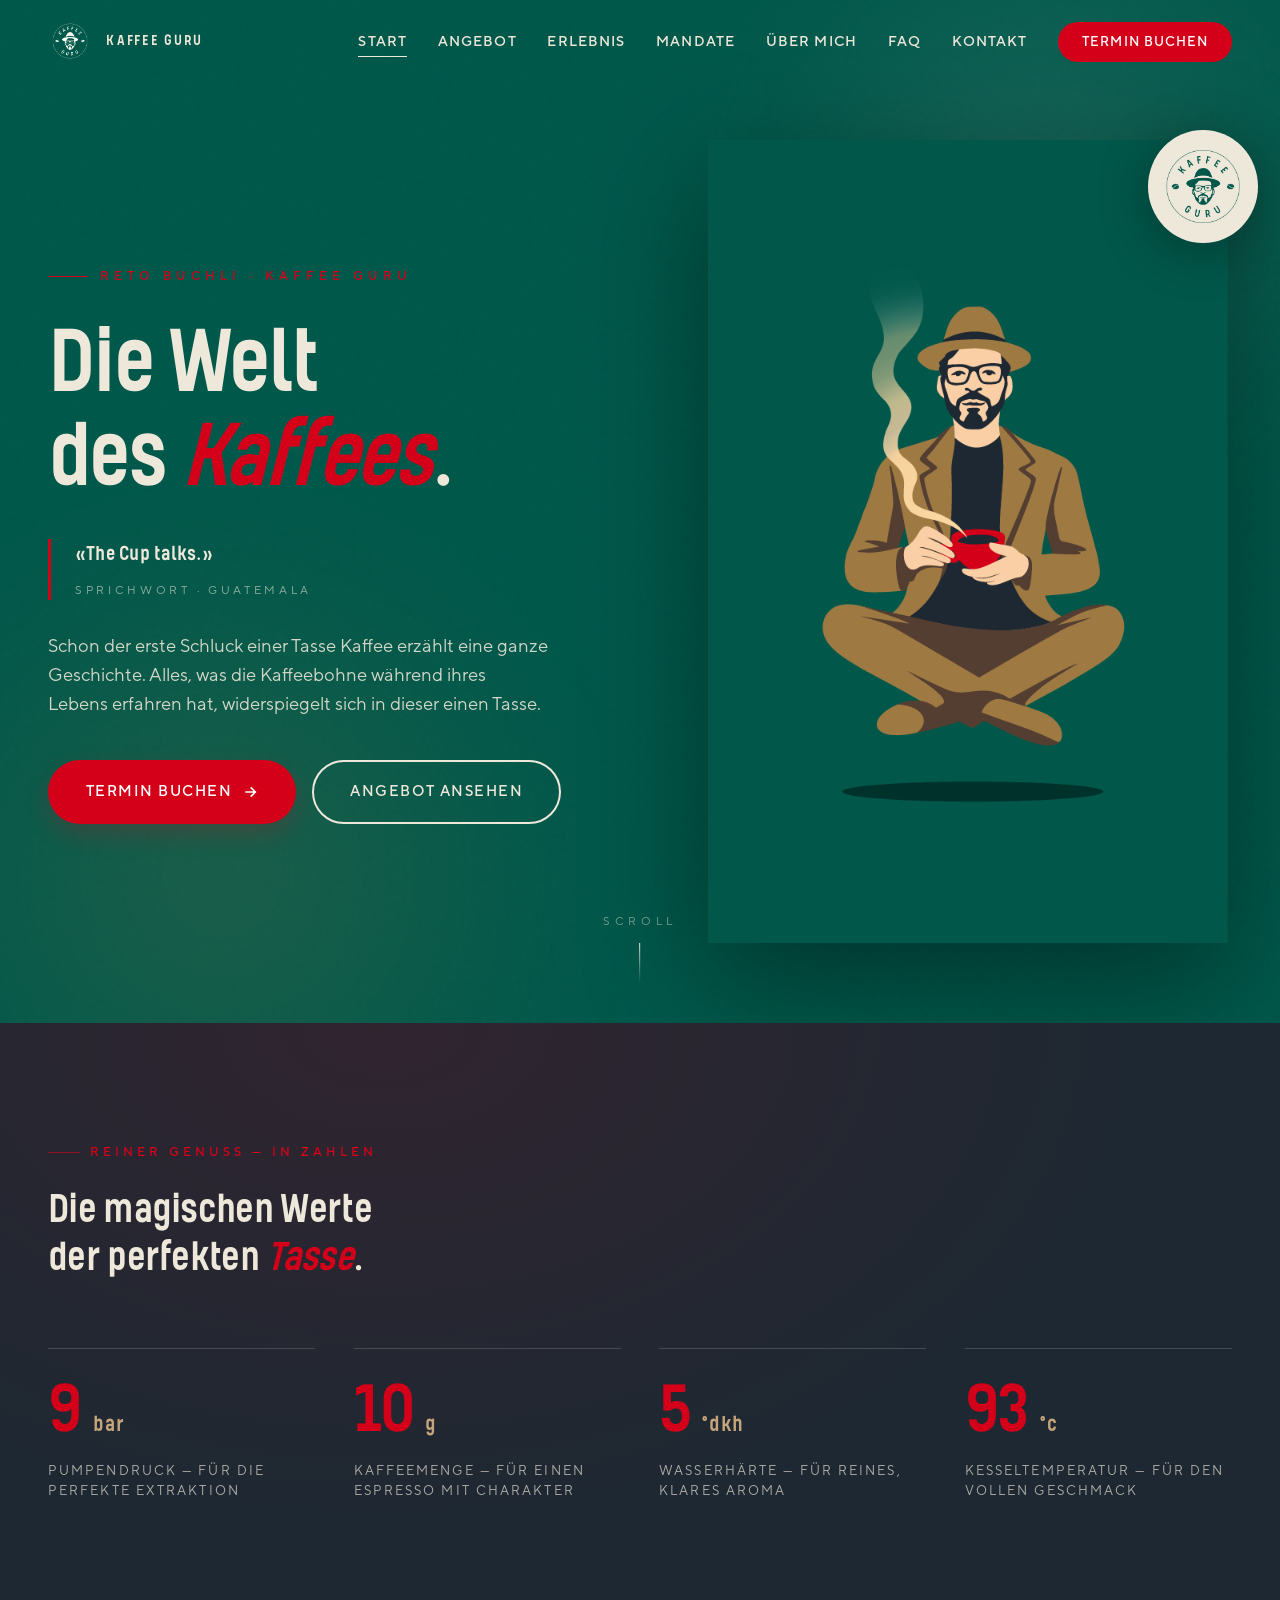
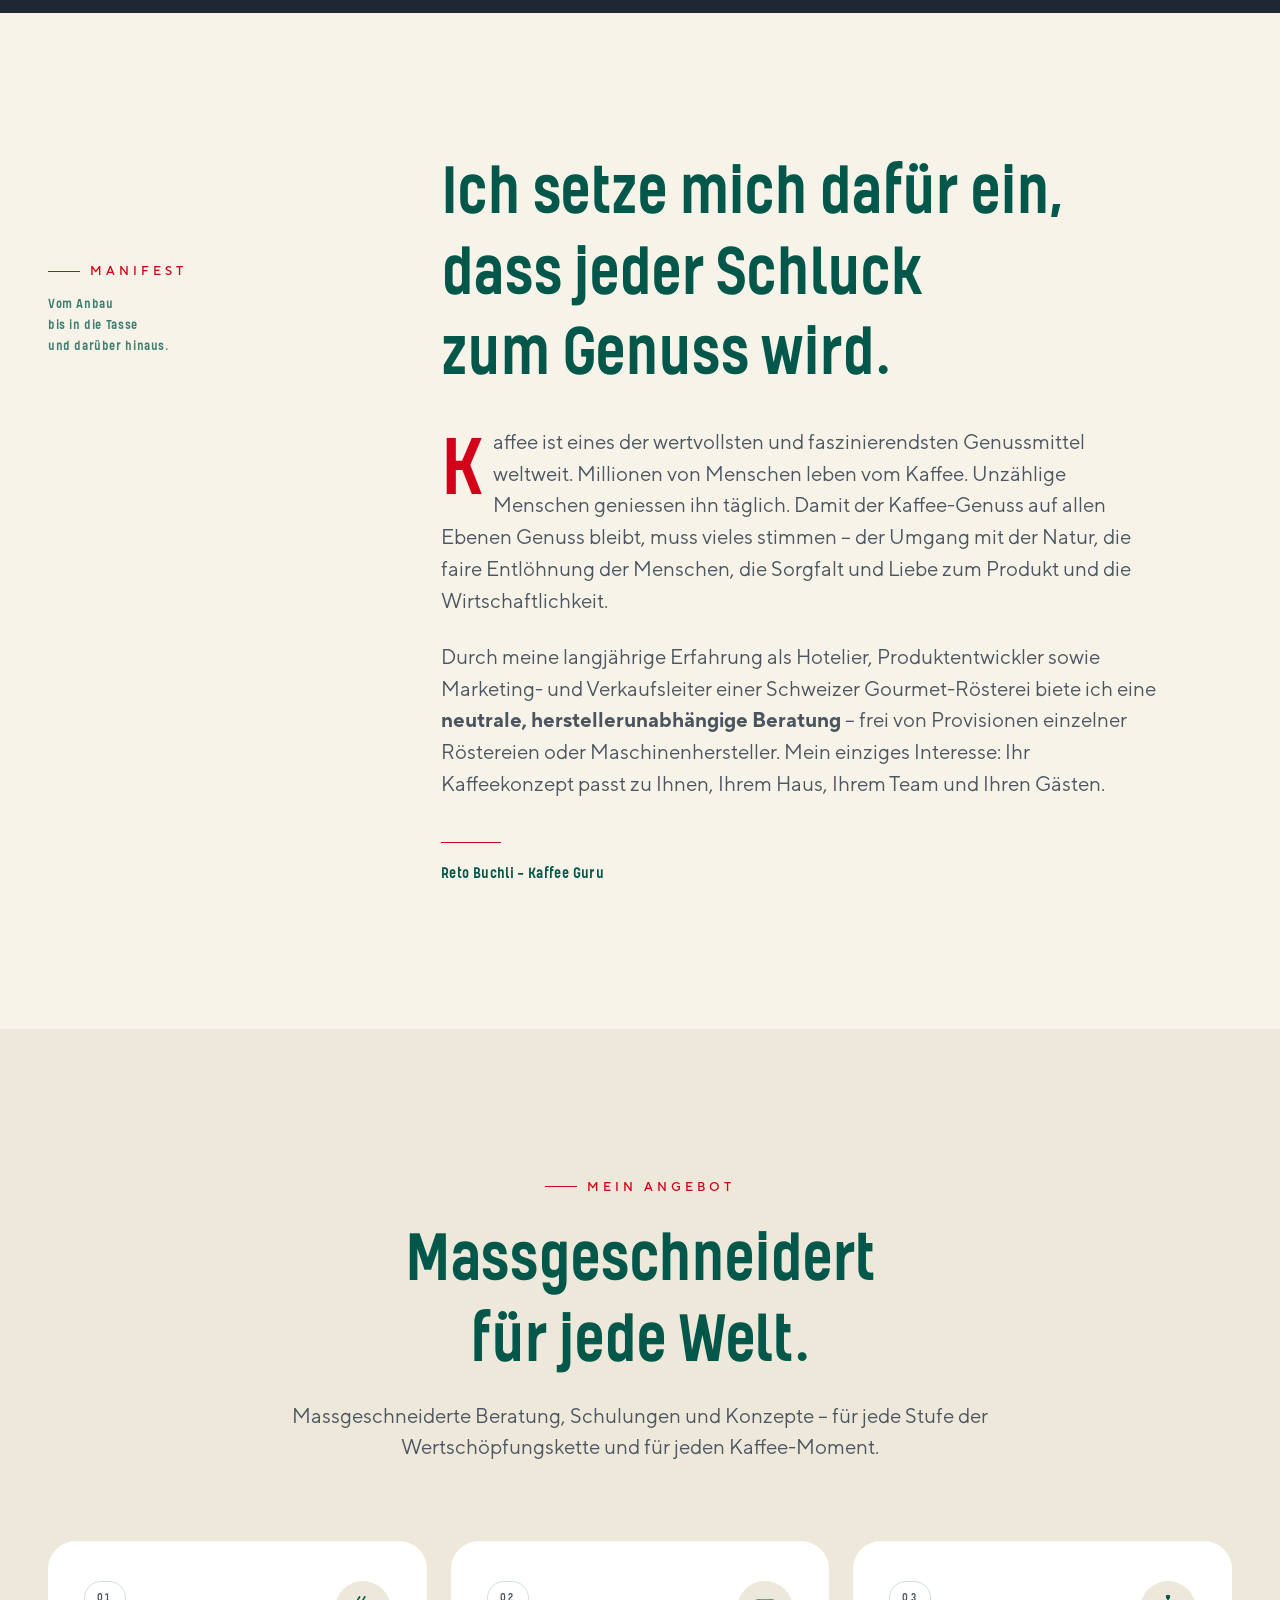
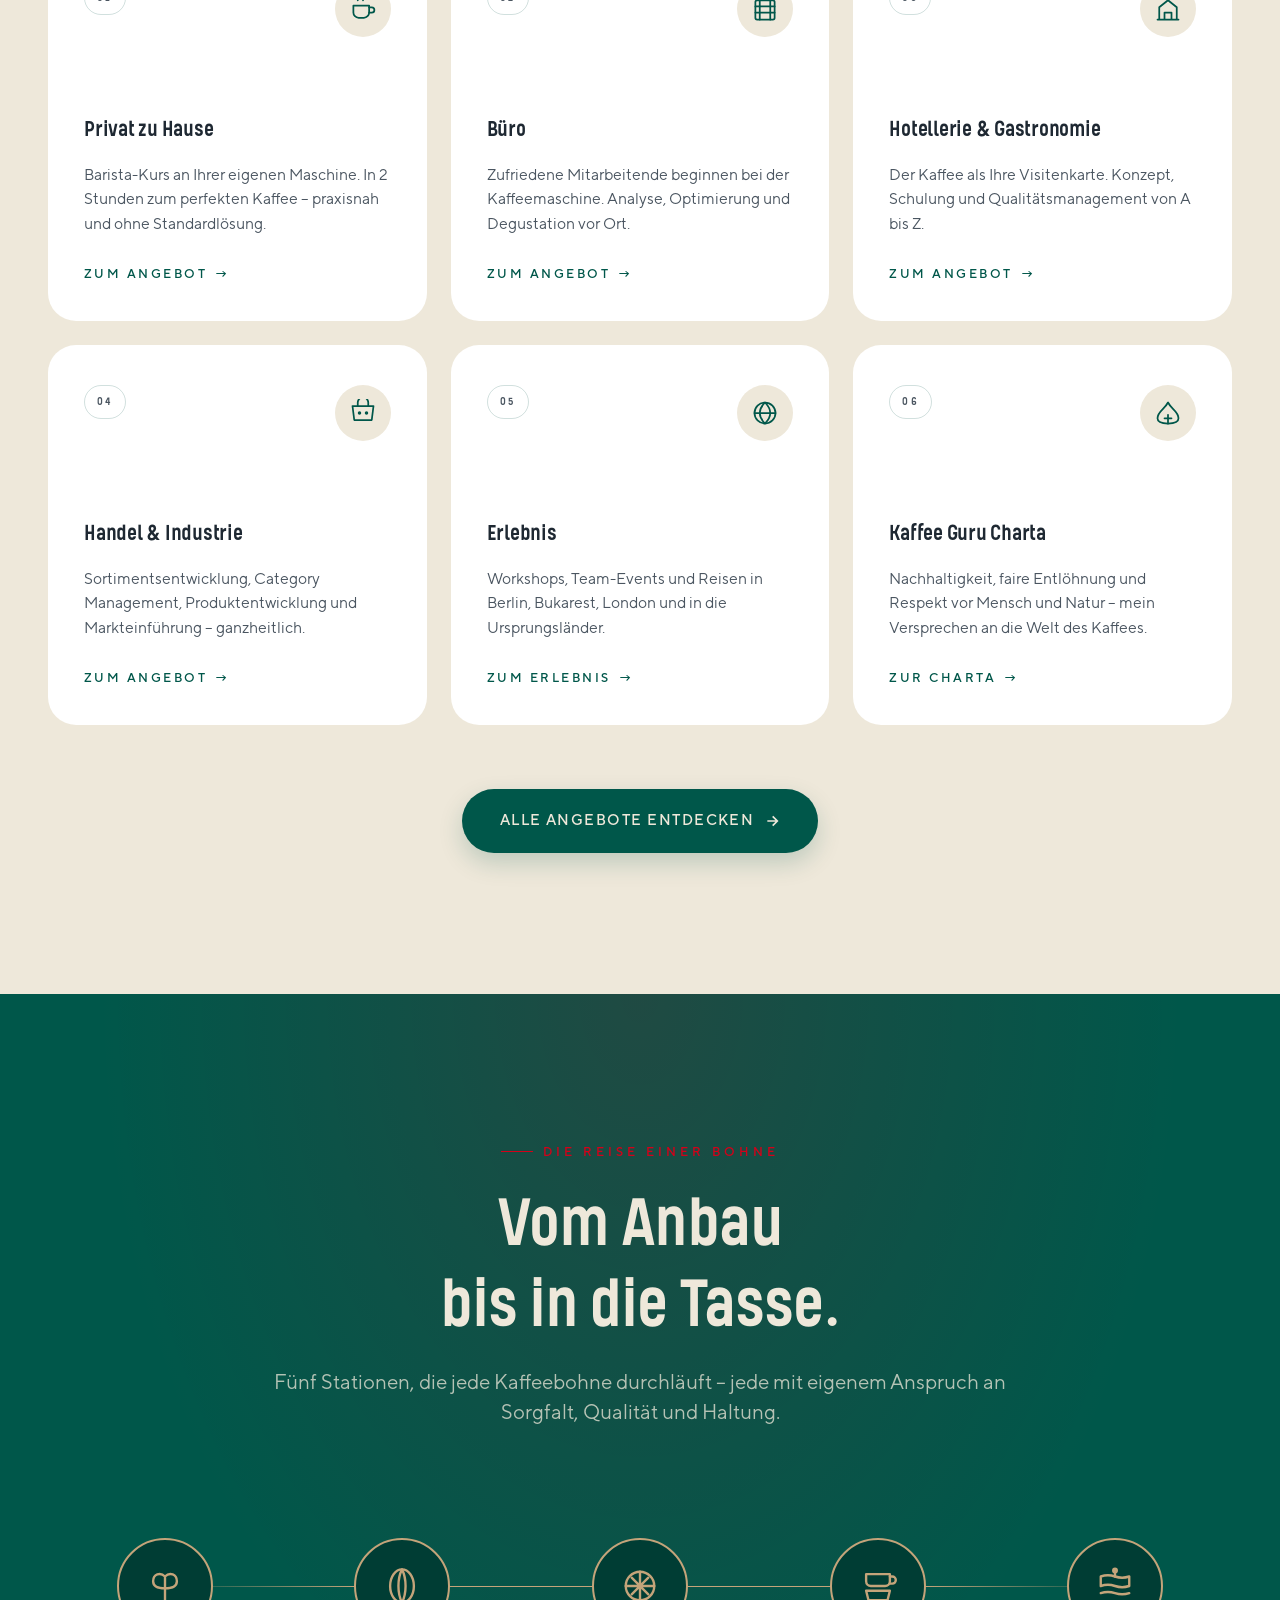
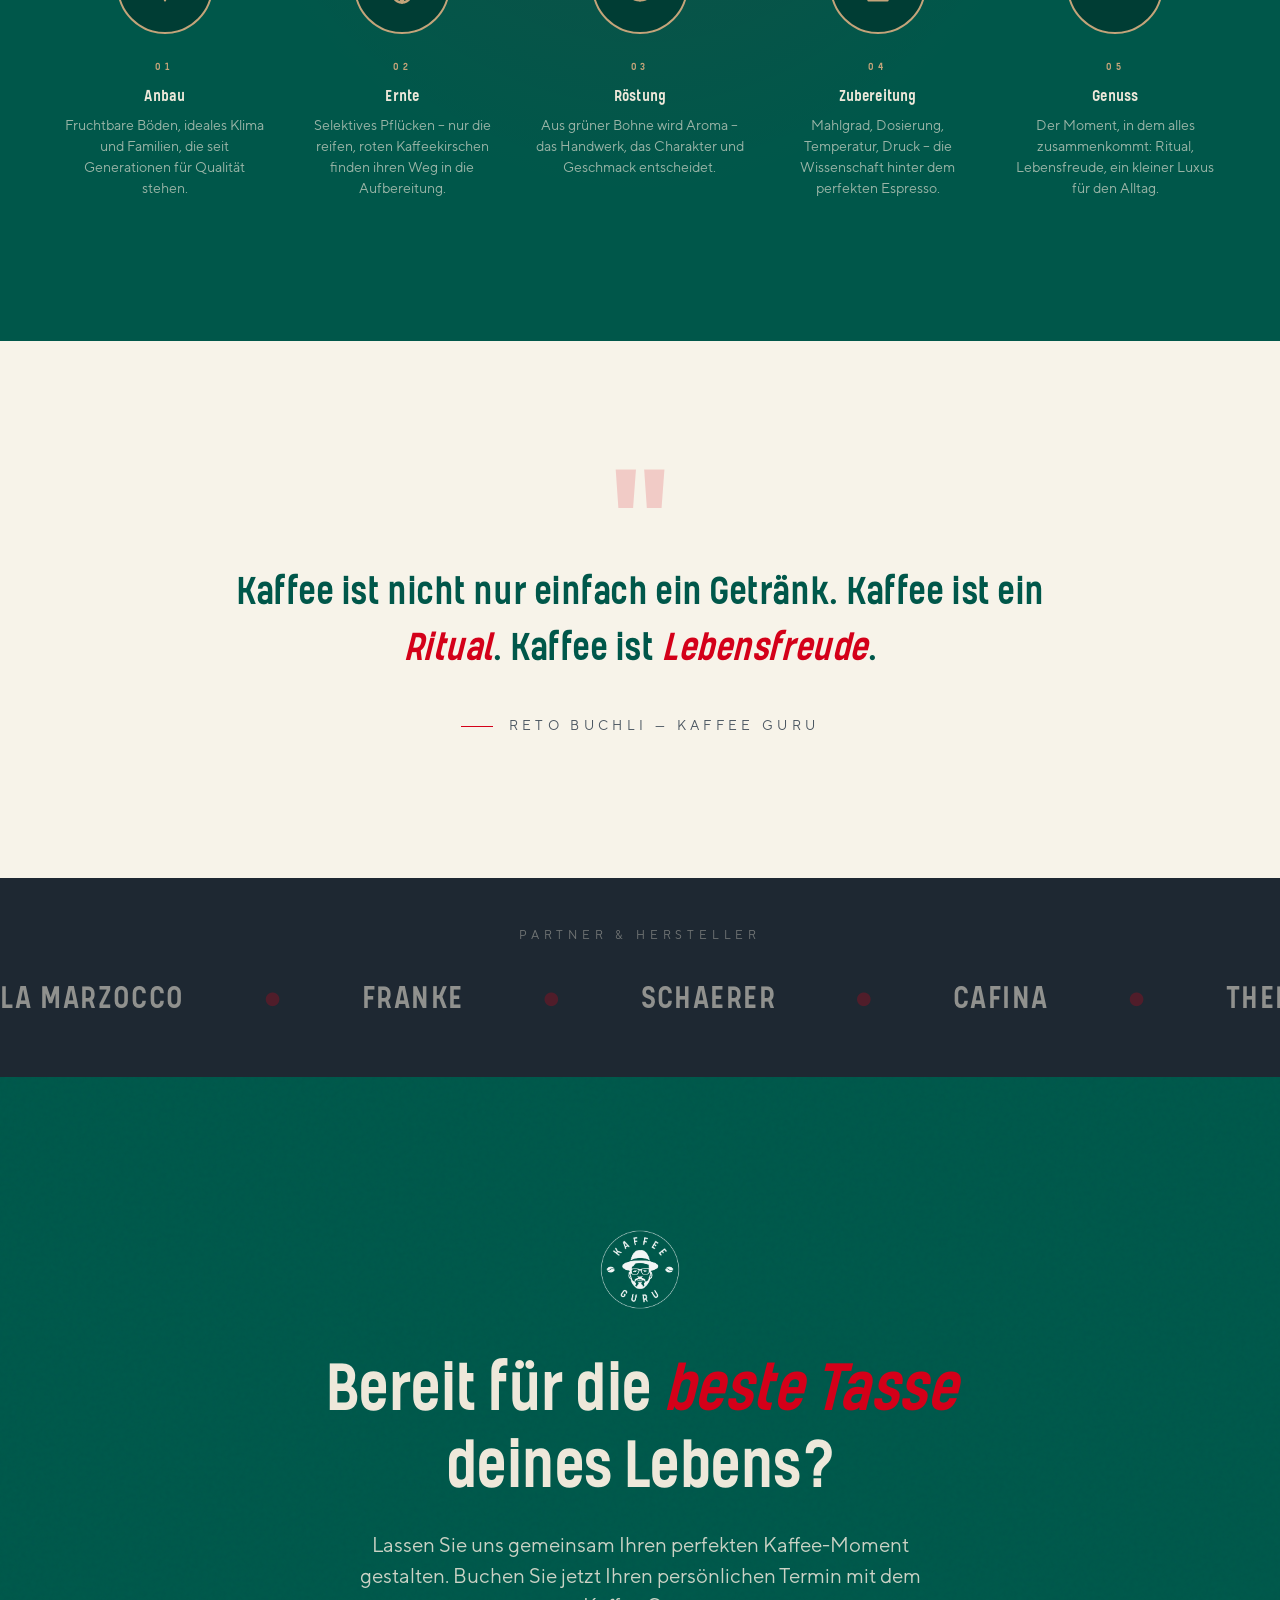
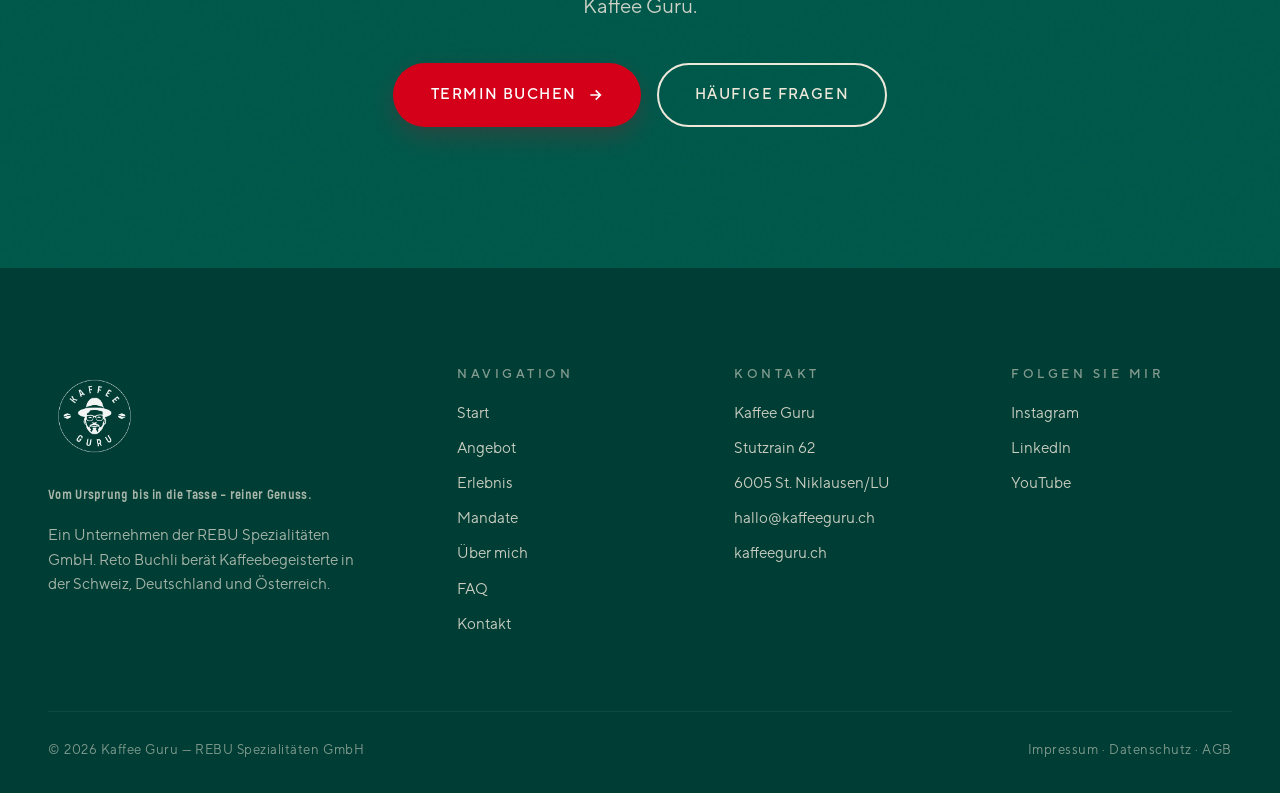
<file: index.html>
<!DOCTYPE html>
<html lang="de">
<head>
  <meta charset="UTF-8" />
  <meta name="viewport" content="width=device-width, initial-scale=1.0" />
  <title>Kaffee Guru — Die Welt des Kaffees | Reto Buchli</title>
  <meta name="description" content="Reto Buchli, der Kaffee Guru. Neutrale, herstellerunabhängige Kaffeeberatung für Privat, Büro, Hotellerie, Gastronomie, Röstereien und Industrie." />
  <link rel="icon" href="assets/images/logo.png" type="image/png" />
  <link rel="stylesheet" href="css/styles.css?v=9" />
</head>
<body>

  <header class="site-header is-light">
    <nav class="nav">
      <a class="nav__brand" href="index.html">
        <img src="assets/images/logo.png" alt="Kaffee Guru" />
        <span>Kaffee Guru</span>
      </a>
      <button class="nav-toggle" aria-label="Menü öffnen">
        <span></span><span></span><span></span>
      </button>
      <ul class="nav__menu">
        <li><a href="index.html" class="active">Start</a></li>
        <li><a href="angebot.html">Angebot</a></li>
        <li><a href="erlebnis.html">Erlebnis</a></li>
        <li><a href="mandate.html">Mandate</a></li>
        <li><a href="ueber-mich.html">Über mich</a></li>
        <li><a href="faq.html">FAQ</a></li>
        <li><a href="kontakt.html">Kontakt</a></li>
        <li><a href="buchung.html" class="nav__cta">Termin buchen</a></li>
      </ul>
    </nav>
  </header>

  <main>

    <!-- ============= CINEMATIC HERO ============= -->
    <section class="hero">
      <div class="hero__bg">
        <div class="hero__bg-circle hero__bg-circle--1"></div>
        <div class="hero__bg-circle hero__bg-circle--2"></div>
      </div>
      <div class="hero__grain"></div>

      <div class="hero__inner">
        <div class="hero__content reveal">
          <div class="hero__eyebrow">Reto Buchli · Kaffee Guru</div>
          <h1 class="hero__title">Die Welt<br>des <em>Kaffees</em>.</h1>
          <blockquote class="hero__quote">
            «The Cup talks.»
            <span class="hero__quote-source">Sprichwort · Guatemala</span>
          </blockquote>
          <p class="hero__lead">
            Schon der erste Schluck einer Tasse Kaffee erzählt eine ganze Geschichte. Alles, was die Kaffeebohne während ihres Lebens erfahren hat, widerspiegelt sich in dieser einen Tasse.
          </p>
          <div class="hero__ctas">
            <a href="buchung.html" class="btn btn--primary">Termin buchen
              <svg viewBox="0 0 24 24" fill="none" stroke="currentColor" stroke-width="2.5"><path d="M5 12h14M13 5l7 7-7 7"/></svg>
            </a>
            <a href="angebot.html" class="btn btn--outline-light">Angebot ansehen</a>
          </div>
        </div>

        <div class="hero__visual reveal" style="--reveal-delay: 0.2s;">
          <div class="hero__visual-frame">
            <svg class="hero__steam" viewBox="0 0 80 120">
              <path d="M20 100 C 10 80, 30 60, 20 40 C 10 20, 30 10, 20 0" />
              <path d="M40 100 C 30 80, 50 60, 40 40 C 30 20, 50 10, 40 0" />
              <path d="M60 100 C 50 80, 70 60, 60 40 C 50 20, 70 10, 60 0" />
            </svg>
            <img src="assets/images/illustration.png" alt="Kaffee Guru Illustration" class="hero__illustration" />
            <img src="assets/images/logo.png" alt="" aria-hidden="true" class="hero__logo-mark" />
          </div>
        </div>
      </div>

      <div class="hero__scroll-hint">Scroll</div>
    </section>

    <!-- ============= STATS — Die magischen Werte ============= -->
    <section class="stats">
      <div class="container">
        <div class="stats__head reveal">
          <span class="eyebrow eyebrow--light">Reiner Genuss — in Zahlen</span>
          <h2 class="stats__title">Die magischen Werte<br>der perfekten <em>Tasse</em>.</h2>
        </div>

        <div class="stats__inner">
          <div class="stat reveal">
            <div class="stat__number">9 <span class="stat__unit">bar</span></div>
            <div class="stat__label">Pumpendruck — für die perfekte Extraktion</div>
          </div>
          <div class="stat reveal" style="--reveal-delay: 0.08s;">
            <div class="stat__number">10 <span class="stat__unit">g</span></div>
            <div class="stat__label">Kaffeemenge — für einen Espresso mit Charakter</div>
          </div>
          <div class="stat reveal" style="--reveal-delay: 0.16s;">
            <div class="stat__number">5 <span class="stat__unit">°dKH</span></div>
            <div class="stat__label">Wasserhärte — für reines, klares Aroma</div>
          </div>
          <div class="stat reveal" style="--reveal-delay: 0.24s;">
            <div class="stat__number">93 <span class="stat__unit">°C</span></div>
            <div class="stat__label">Kesseltemperatur — für den vollen Geschmack</div>
          </div>
        </div>
      </div>
    </section>

    <!-- ============= MANIFESTO ============= -->
    <section class="manifesto">
      <div class="container">
        <div class="manifesto__inner">
          <div class="manifesto__label reveal">
            <span class="eyebrow">Manifest</span>
            <p class="manifesto__label-text">Vom Anbau<br>bis in die Tasse<br>und darüber hinaus.</p>
          </div>
          <div class="manifesto__body reveal" style="--reveal-delay: 0.1s;">
            <h2>Ich setze mich dafür ein,<br>dass jeder Schluck<br>zum Genuss wird.</h2>
            <p class="drop-cap">
              Kaffee ist eines der wertvollsten und faszinierendsten Genussmittel weltweit. Millionen von Menschen leben vom Kaffee. Unzählige Menschen geniessen ihn täglich. Damit der Kaffee-Genuss auf allen Ebenen Genuss bleibt, muss vieles stimmen – der Umgang mit der Natur, die faire Entlöhnung der Menschen, die Sorgfalt und Liebe zum Produkt und die Wirtschaftlichkeit.
            </p>
            <p>
              Durch meine langjährige Erfahrung als Hotelier, Produktentwickler sowie Marketing- und Verkaufsleiter einer Schweizer Gourmet-Rösterei biete ich eine <strong>neutrale, herstellerunabhängige Beratung</strong> – frei von Provisionen einzelner Röstereien oder Maschinenhersteller. Mein einziges Interesse: Ihr Kaffeekonzept passt zu Ihnen, Ihrem Haus, Ihrem Team und Ihren Gästen.
            </p>
            <div class="manifesto__signature">Reto Buchli — Kaffee Guru</div>
          </div>
        </div>
      </div>
    </section>

    <!-- ============= SERVICES ============= -->
    <section class="services">
      <div class="container">
        <div class="section-head section-head--center reveal">
          <span class="eyebrow">Mein Angebot</span>
          <h2>Massgeschneidert<br>für jede Welt.</h2>
          <p>Massgeschneiderte Beratung, Schulungen und Konzepte – für jede Stufe der Wertschöpfungskette und für jeden Kaffee-Moment.</p>
        </div>

        <div class="services__inner">
          <!-- Privat -->
          <a href="angebot.html#privat" class="svc reveal">
            <div class="svc__head">
              <span class="svc__num">01</span>
              <div class="svc__icon">
                <svg viewBox="0 0 32 32" fill="none" stroke="currentColor" stroke-width="2" stroke-linecap="round" stroke-linejoin="round">
                  <path d="M5 12h18v8a6 6 0 0 1-6 6h-6a6 6 0 0 1-6-6v-8z"/>
                  <path d="M23 14h3a3 3 0 0 1 0 6h-3"/>
                  <path d="M10 6c0-2 2-2 2-4M16 6c0-2 2-2 2-4"/>
                </svg>
              </div>
            </div>
            <h3 class="svc__title">Privat zu Hause</h3>
            <p class="svc__desc">Barista-Kurs an Ihrer eigenen Maschine. In 2 Stunden zum perfekten Kaffee – praxisnah und ohne Standardlösung.</p>
            <span class="svc__cta">Zum Angebot</span>
          </a>

          <!-- Büro -->
          <a href="angebot.html#buero" class="svc reveal" style="--reveal-delay: 0.08s;">
            <div class="svc__head">
              <span class="svc__num">02</span>
              <div class="svc__icon">
                <svg viewBox="0 0 32 32" fill="none" stroke="currentColor" stroke-width="2" stroke-linecap="round" stroke-linejoin="round">
                  <rect x="5" y="6" width="22" height="22" rx="2"/>
                  <path d="M10 6v22M22 6v22M5 13h22M5 20h22"/>
                </svg>
              </div>
            </div>
            <h3 class="svc__title">Büro</h3>
            <p class="svc__desc">Zufriedene Mitarbeitende beginnen bei der Kaffeemaschine. Analyse, Optimierung und Degustation vor Ort.</p>
            <span class="svc__cta">Zum Angebot</span>
          </a>

          <!-- Hotellerie -->
          <a href="angebot.html#hotellerie" class="svc reveal" style="--reveal-delay: 0.16s;">
            <div class="svc__head">
              <span class="svc__num">03</span>
              <div class="svc__icon">
                <svg viewBox="0 0 32 32" fill="none" stroke="currentColor" stroke-width="2" stroke-linecap="round" stroke-linejoin="round">
                  <path d="M4 28h24M6 28V14l10-8 10 8v14M12 28v-8h8v8M16 6V2"/>
                  <circle cx="16" cy="2" r="1.5"/>
                </svg>
              </div>
            </div>
            <h3 class="svc__title">Hotellerie & Gastronomie</h3>
            <p class="svc__desc">Der Kaffee als Ihre Visitenkarte. Konzept, Schulung und Qualitätsmanagement von A bis Z.</p>
            <span class="svc__cta">Zum Angebot</span>
          </a>

          <!-- Handel & Industrie -->
          <a href="angebot.html#handel" class="svc reveal" style="--reveal-delay: 0.24s;">
            <div class="svc__head">
              <span class="svc__num">04</span>
              <div class="svc__icon">
                <svg viewBox="0 0 32 32" fill="none" stroke="currentColor" stroke-width="2" stroke-linecap="round" stroke-linejoin="round">
                  <path d="M4 8h24l-2 16H6L4 8z"/>
                  <path d="M10 8V4a6 6 0 0 1 12 0v4"/>
                  <circle cx="12" cy="16" r="1" fill="currentColor"/>
                  <circle cx="20" cy="16" r="1" fill="currentColor"/>
                </svg>
              </div>
            </div>
            <h3 class="svc__title">Handel & Industrie</h3>
            <p class="svc__desc">Sortimentsentwicklung, Category Management, Produktentwicklung und Markteinführung – ganzheitlich.</p>
            <span class="svc__cta">Zum Angebot</span>
          </a>

          <!-- Erlebnis -->
          <a href="erlebnis.html" class="svc reveal" style="--reveal-delay: 0.32s;">
            <div class="svc__head">
              <span class="svc__num">05</span>
              <div class="svc__icon">
                <svg viewBox="0 0 32 32" fill="none" stroke="currentColor" stroke-width="2" stroke-linecap="round" stroke-linejoin="round">
                  <circle cx="16" cy="16" r="12"/>
                  <path d="M4 16h24M16 4c4 4 6 8 6 12s-2 8-6 12c-4-4-6-8-6-12s2-8 6-12z"/>
                </svg>
              </div>
            </div>
            <h3 class="svc__title">Erlebnis</h3>
            <p class="svc__desc">Workshops, Team-Events und Reisen in Berlin, Bukarest, London und in die Ursprungsländer.</p>
            <span class="svc__cta">Zum Erlebnis</span>
          </a>

          <!-- Charta -->
          <a href="charta.html" class="svc reveal" style="--reveal-delay: 0.40s;">
            <div class="svc__head">
              <span class="svc__num">06</span>
              <div class="svc__icon">
                <svg viewBox="0 0 32 32" fill="none" stroke="currentColor" stroke-width="2" stroke-linecap="round" stroke-linejoin="round">
                  <path d="M16 4C12 12 4 14 4 22c0 4 4 6 12 6s12-2 12-6c0-8-8-10-12-18z"/>
                  <path d="M16 18v10M12 22h8"/>
                </svg>
              </div>
            </div>
            <h3 class="svc__title">Kaffee Guru Charta</h3>
            <p class="svc__desc">Nachhaltigkeit, faire Entlöhnung und Respekt vor Mensch und Natur – mein Versprechen an die Welt des Kaffees.</p>
            <span class="svc__cta">Zur Charta</span>
          </a>
        </div>

        <div class="text-center reveal" style="margin-top: 64px;">
          <a href="angebot.html" class="btn btn--green">Alle Angebote entdecken
            <svg viewBox="0 0 24 24" fill="none" stroke="currentColor" stroke-width="2.5"><path d="M5 12h14M13 5l7 7-7 7"/></svg>
          </a>
        </div>
      </div>
    </section>

    <!-- ============= PROCESS ============= -->
    <section class="process">
      <div class="container">
        <div class="section-head section-head--center reveal">
          <span class="eyebrow eyebrow--center">Die Reise einer Bohne</span>
          <h2>Vom Anbau<br>bis in die Tasse.</h2>
          <p>Fünf Stationen, die jede Kaffeebohne durchläuft – jede mit eigenem Anspruch an Sorgfalt, Qualität und Haltung.</p>
        </div>

        <div class="process__track">
          <div class="process__line"></div>

          <div class="proc reveal">
            <div class="proc__dot">
              <svg viewBox="0 0 32 32" fill="none" stroke="currentColor" stroke-width="2" stroke-linecap="round" stroke-linejoin="round">
                <path d="M16 28V8M16 8C12 4 6 6 6 12c0 4 4 6 10 6M16 8c4-4 10-2 10 4 0 4-4 6-10 6"/>
              </svg>
            </div>
            <div class="proc__num">01</div>
            <h4 class="proc__title">Anbau</h4>
            <p class="proc__desc">Fruchtbare Böden, ideales Klima und Familien, die seit Generationen für Qualität stehen.</p>
          </div>

          <div class="proc reveal" style="--reveal-delay: 0.1s;">
            <div class="proc__dot">
              <svg viewBox="0 0 32 32" fill="none" stroke="currentColor" stroke-width="2" stroke-linecap="round" stroke-linejoin="round">
                <ellipse cx="16" cy="16" rx="10" ry="14"/>
                <path d="M16 2C12 10 12 22 16 30M16 2c4 8 4 20 0 28"/>
              </svg>
            </div>
            <div class="proc__num">02</div>
            <h4 class="proc__title">Ernte</h4>
            <p class="proc__desc">Selektives Pflücken – nur die reifen, roten Kaffeekirschen finden ihren Weg in die Aufbereitung.</p>
          </div>

          <div class="proc reveal" style="--reveal-delay: 0.2s;">
            <div class="proc__dot">
              <svg viewBox="0 0 32 32" fill="none" stroke="currentColor" stroke-width="2" stroke-linecap="round" stroke-linejoin="round">
                <circle cx="16" cy="16" r="12"/>
                <path d="M16 4v24M4 16h24M9 9l14 14M23 9L9 23"/>
              </svg>
            </div>
            <div class="proc__num">03</div>
            <h4 class="proc__title">Röstung</h4>
            <p class="proc__desc">Aus grüner Bohne wird Aroma – das Handwerk, das Charakter und Geschmack entscheidet.</p>
          </div>

          <div class="proc reveal" style="--reveal-delay: 0.3s;">
            <div class="proc__dot">
              <svg viewBox="0 0 32 32" fill="none" stroke="currentColor" stroke-width="2" stroke-linecap="round" stroke-linejoin="round">
                <path d="M6 6h20v6a4 4 0 0 1-4 4H10a4 4 0 0 1-4-4V6z"/>
                <path d="M26 8h2a3 3 0 0 1 0 6h-2"/>
                <path d="M6 20h20l-2 8H8l-2-8z"/>
              </svg>
            </div>
            <div class="proc__num">04</div>
            <h4 class="proc__title">Zubereitung</h4>
            <p class="proc__desc">Mahlgrad, Dosierung, Temperatur, Druck – die Wissenschaft hinter dem perfekten Espresso.</p>
          </div>

          <div class="proc reveal" style="--reveal-delay: 0.4s;">
            <div class="proc__dot">
              <svg viewBox="0 0 32 32" fill="none" stroke="currentColor" stroke-width="2" stroke-linecap="round" stroke-linejoin="round">
                <path d="M4 8c12-4 12 4 24 0v8c-12 4-12-4-24 0V8z"/>
                <path d="M4 22c12-4 12 4 24 0M16 4v4"/>
                <circle cx="16" cy="3" r="1.5" fill="currentColor"/>
              </svg>
            </div>
            <div class="proc__num">05</div>
            <h4 class="proc__title">Genuss</h4>
            <p class="proc__desc">Der Moment, in dem alles zusammenkommt: Ritual, Lebensfreude, ein kleiner Luxus für den Alltag.</p>
          </div>
        </div>
      </div>
    </section>

    <!-- ============= PULL QUOTE ============= -->
    <section class="pull-quote">
      <div class="container">
        <div class="pull-quote__inner reveal">
          <span class="pull-quote__mark">"</span>
          <p class="pull-quote__text">
            Kaffee ist nicht nur einfach ein Getränk. Kaffee ist ein <em style="color:var(--red); font-style:italic;">Ritual</em>. Kaffee ist <em style="color:var(--red); font-style:italic;">Lebensfreude</em>.
          </p>
          <cite class="pull-quote__cite">Reto Buchli — Kaffee Guru</cite>
        </div>
      </div>
    </section>

    <!-- ============= PARTNER MARQUEE ============= -->
    <section class="marquee">
      <div class="marquee__label">Partner & Hersteller</div>
      <div class="marquee__track">
        <span class="marquee__item">La Marzocco</span>
        <span class="marquee__item">FRANKE</span>
        <span class="marquee__item">Schaerer</span>
        <span class="marquee__item">Cafina</span>
        <span class="marquee__item">Thermoplan</span>
        <span class="marquee__item">Dalla Corte</span>
        <span class="marquee__item">Egro Suisse</span>
        <span class="marquee__item">Rex Royal</span>
        <span class="marquee__item">Jura</span>
        <span class="marquee__item">Rancilio</span>
        <span class="marquee__item">Cimbali</span>
        <span class="marquee__item">Rocket</span>
        <!-- duplicate for seamless loop -->
        <span class="marquee__item">La Marzocco</span>
        <span class="marquee__item">FRANKE</span>
        <span class="marquee__item">Schaerer</span>
        <span class="marquee__item">Cafina</span>
        <span class="marquee__item">Thermoplan</span>
        <span class="marquee__item">Dalla Corte</span>
        <span class="marquee__item">Egro Suisse</span>
        <span class="marquee__item">Rex Royal</span>
        <span class="marquee__item">Jura</span>
        <span class="marquee__item">Rancilio</span>
        <span class="marquee__item">Cimbali</span>
        <span class="marquee__item">Rocket</span>
      </div>
    </section>

    <!-- ============= BIG CTA ============= -->
    <section class="big-cta">
      <div class="container container--narrow">
        <div class="reveal">
          <img src="assets/images/logo.png" alt="" class="big-cta__logo" />
          <h2>Bereit für die <em>beste Tasse</em><br>deines Lebens?</h2>
          <p>Lassen Sie uns gemeinsam Ihren perfekten Kaffee-Moment gestalten. Buchen Sie jetzt Ihren persönlichen Termin mit dem Kaffee Guru.</p>
          <div class="big-cta__ctas">
            <a href="buchung.html" class="btn btn--primary">Termin buchen
              <svg viewBox="0 0 24 24" fill="none" stroke="currentColor" stroke-width="2.5"><path d="M5 12h14M13 5l7 7-7 7"/></svg>
            </a>
            <a href="faq.html" class="btn btn--outline-light">Häufige Fragen</a>
          </div>
        </div>
      </div>
    </section>

  </main>

  <footer class="site-footer">
    <div class="container">
      <div class="footer__grid">
        <div class="footer__brand">
          <img src="assets/images/logo.png" alt="Kaffee Guru" />
          <p class="footer__brand-tagline">Vom Ursprung bis in die Tasse — reiner Genuss.</p>
          <p>Ein Unternehmen der REBU Spezialitäten GmbH. Reto Buchli berät Kaffeebegeisterte in der Schweiz, Deutschland und Österreich.</p>
        </div>
        <div>
          <h5>Navigation</h5>
          <ul>
            <li><a href="index.html">Start</a></li>
            <li><a href="angebot.html">Angebot</a></li>
            <li><a href="erlebnis.html">Erlebnis</a></li>
            <li><a href="mandate.html">Mandate</a></li>
            <li><a href="ueber-mich.html">Über mich</a></li>
            <li><a href="faq.html">FAQ</a></li>
            <li><a href="kontakt.html">Kontakt</a></li>
          </ul>
        </div>
        <div>
          <h5>Kontakt</h5>
          <ul>
            <li>Kaffee Guru</li>
            <li>Stutzrain 62</li>
            <li>6005 St. Niklausen/LU</li>
            <li><a href="mailto:hallo@kaffeeguru.ch">hallo@kaffeeguru.ch</a></li>
            <li><a href="https://kaffeeguru.ch">kaffeeguru.ch</a></li>
          </ul>
        </div>
        <div>
          <h5>Folgen Sie mir</h5>
          <ul>
            <li><a href="#">Instagram</a></li>
            <li><a href="#">LinkedIn</a></li>
            <li><a href="#">YouTube</a></li>
          </ul>
        </div>
      </div>
      <div class="footer__bottom">
        <span>© 2026 Kaffee Guru — REBU Spezialitäten GmbH</span>
        <span>Impressum · Datenschutz · AGB</span>
      </div>
    </div>
  </footer>

  <script src="js/script.js?v=9"></script>
</body>
</html>
</file>
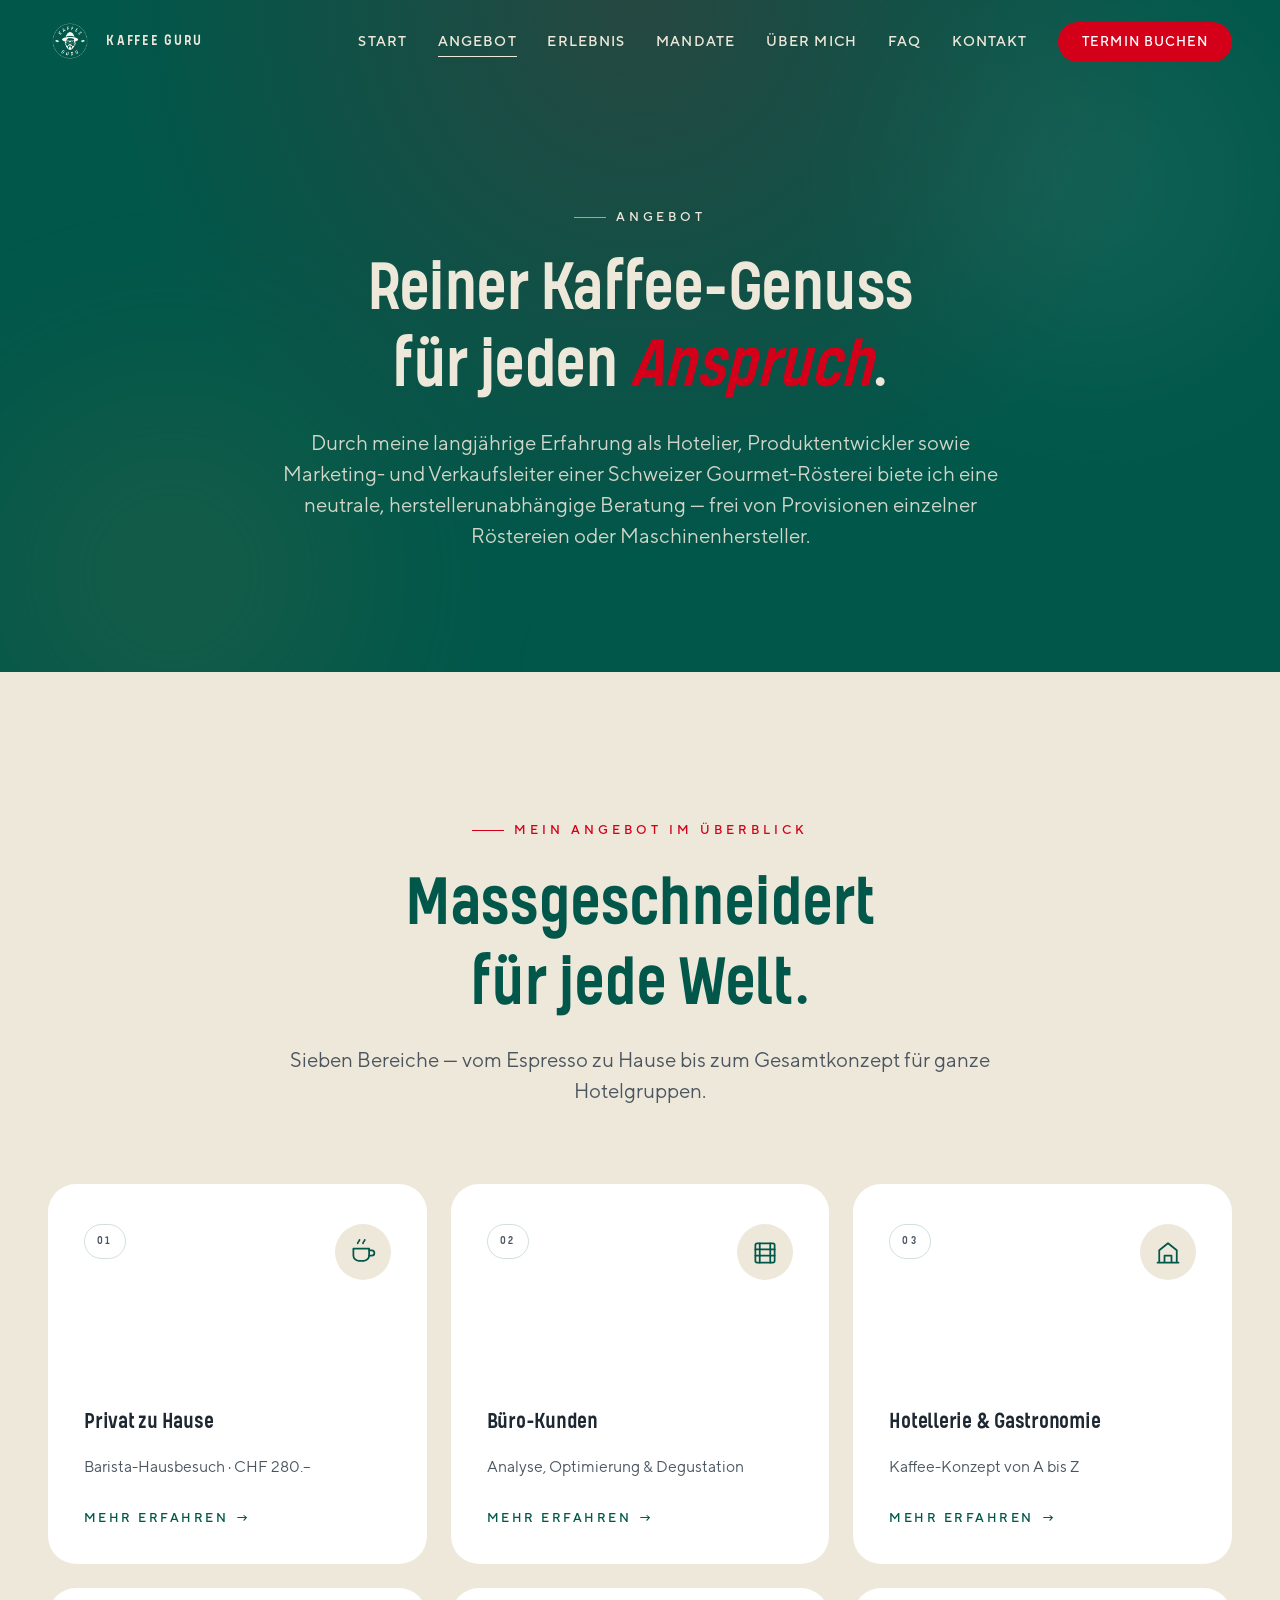
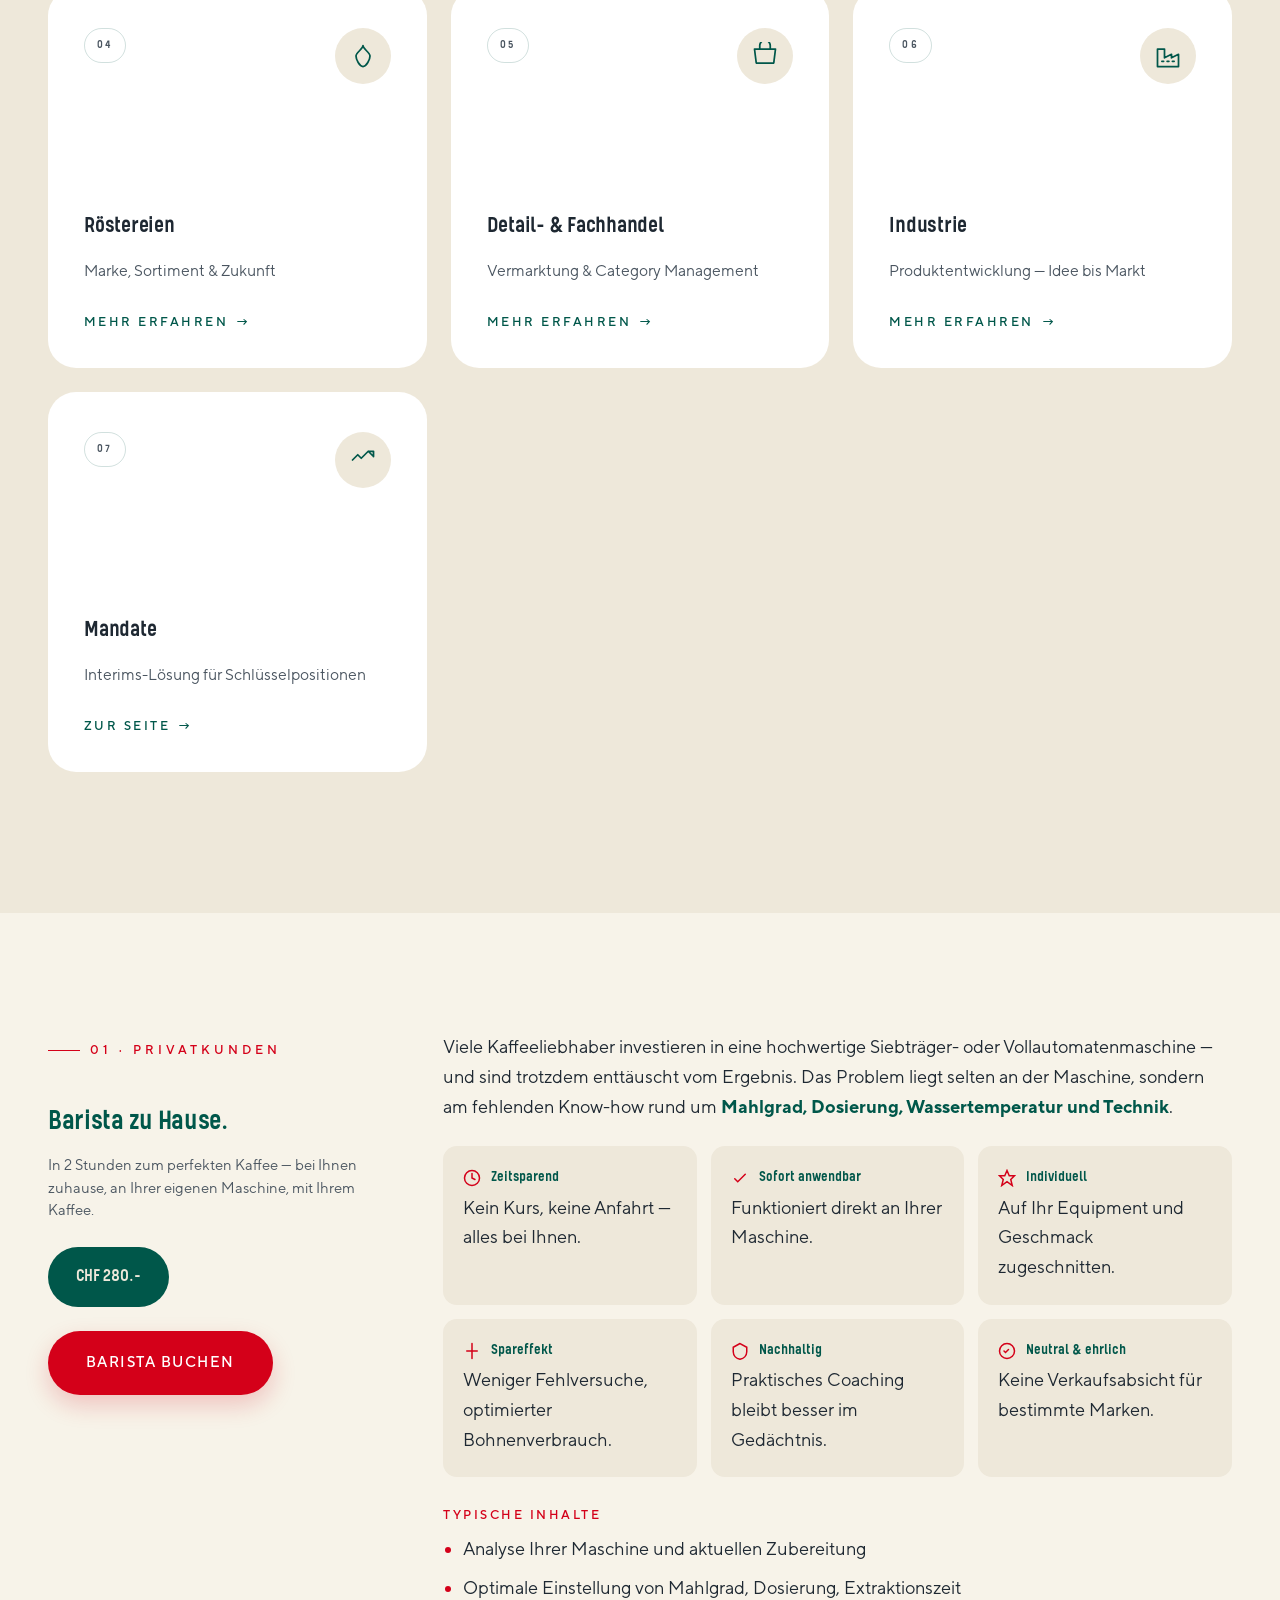
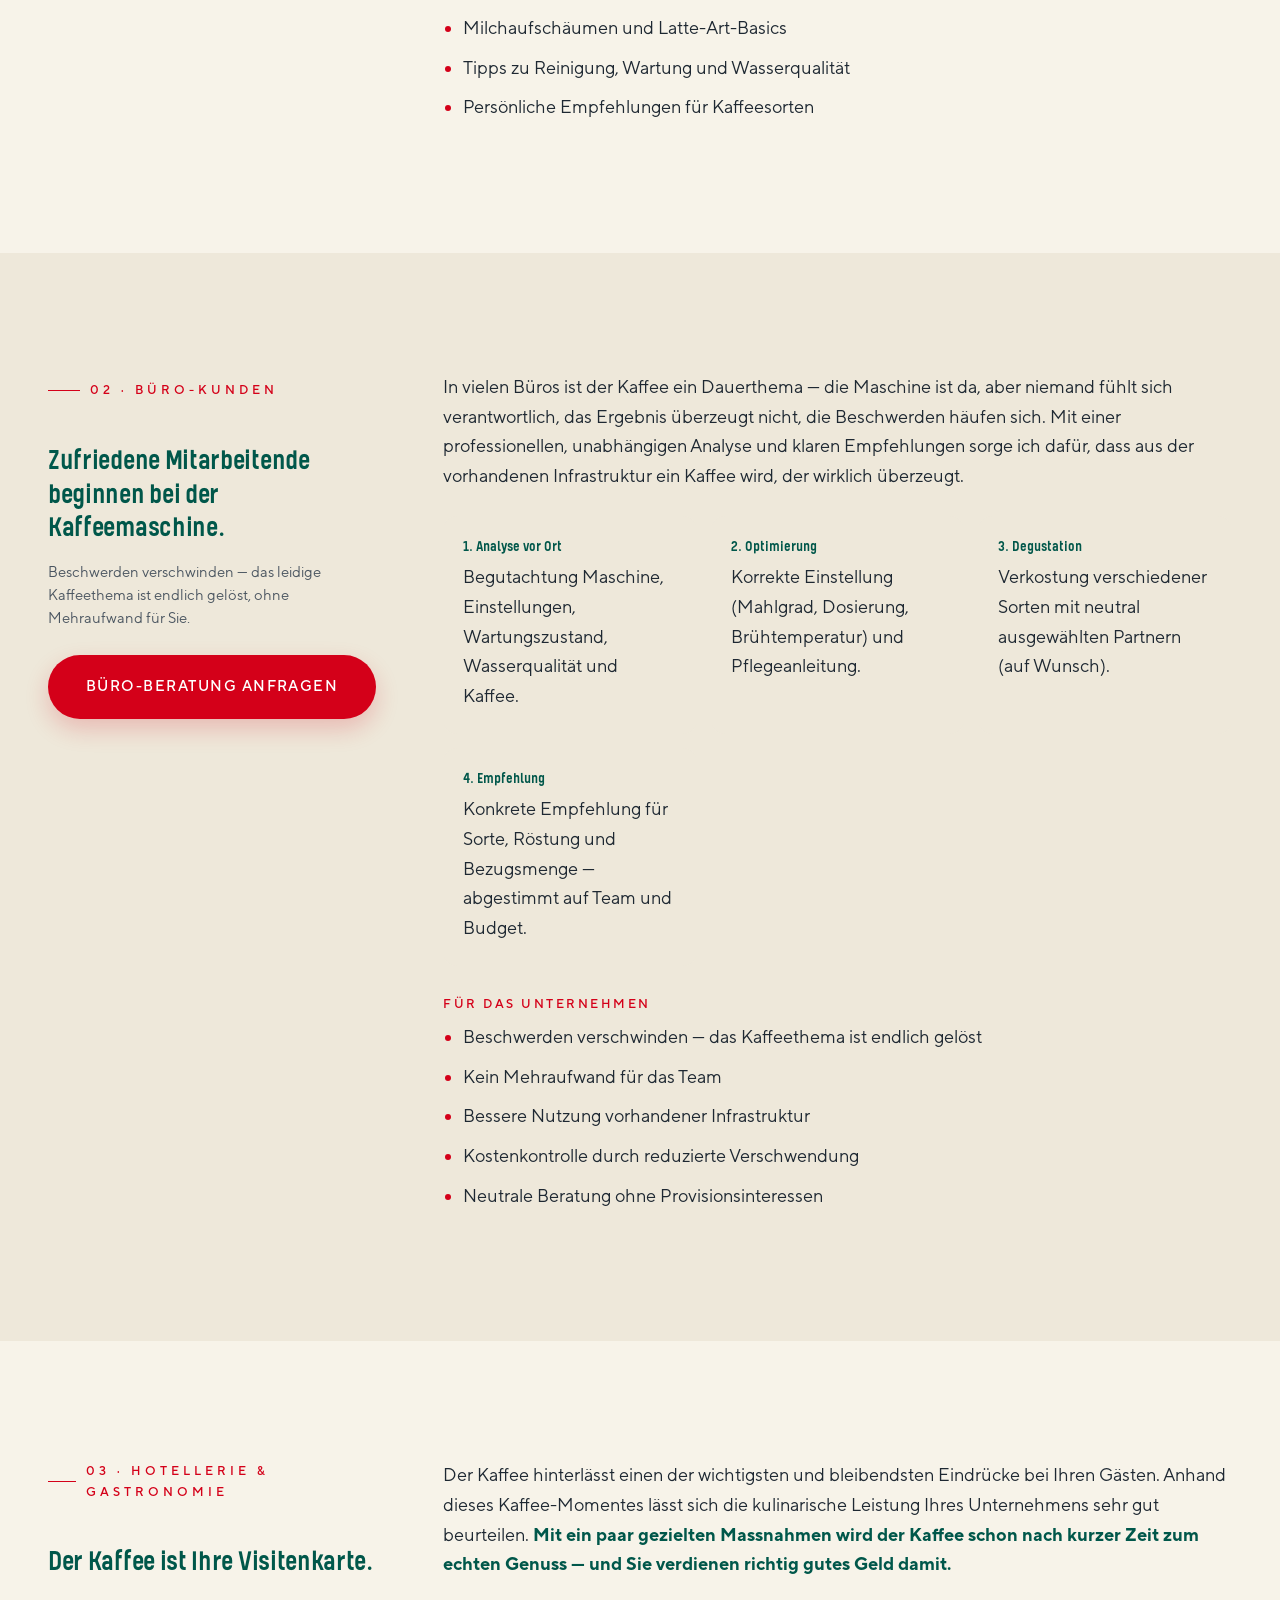
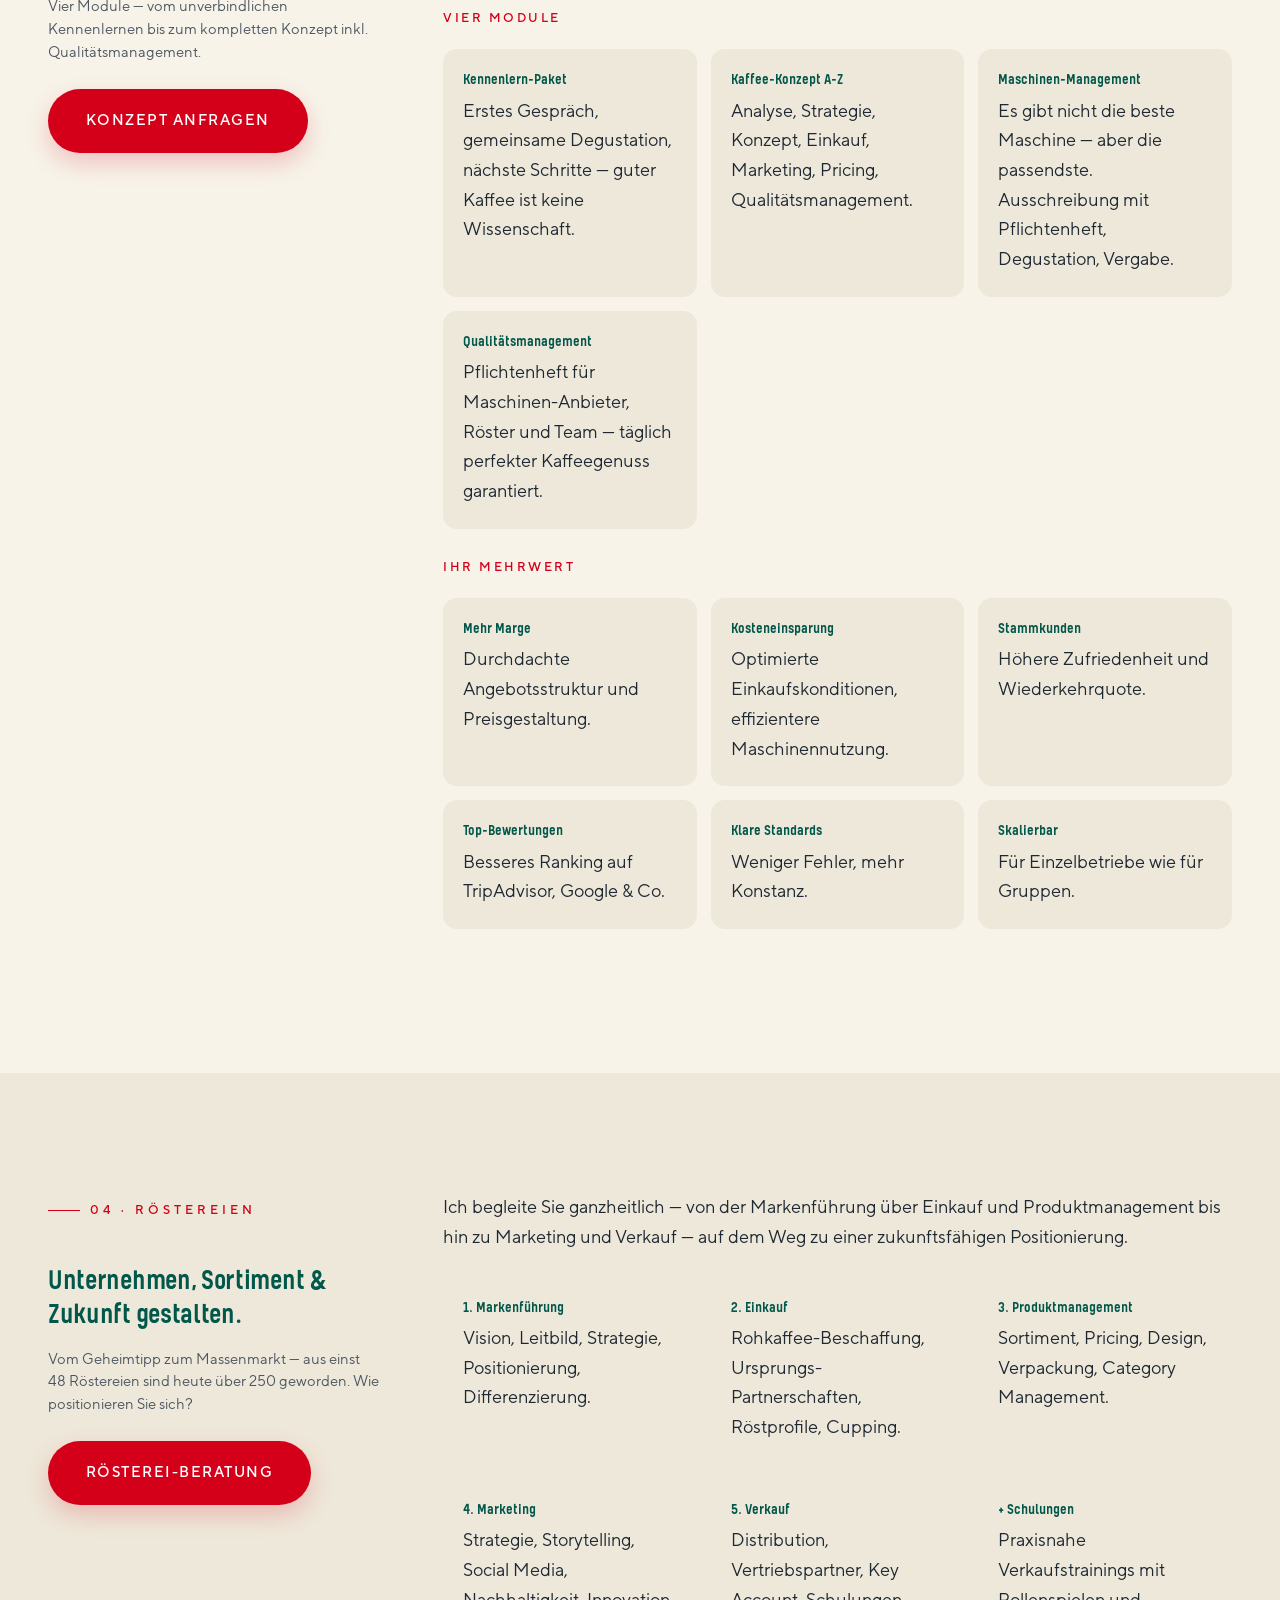
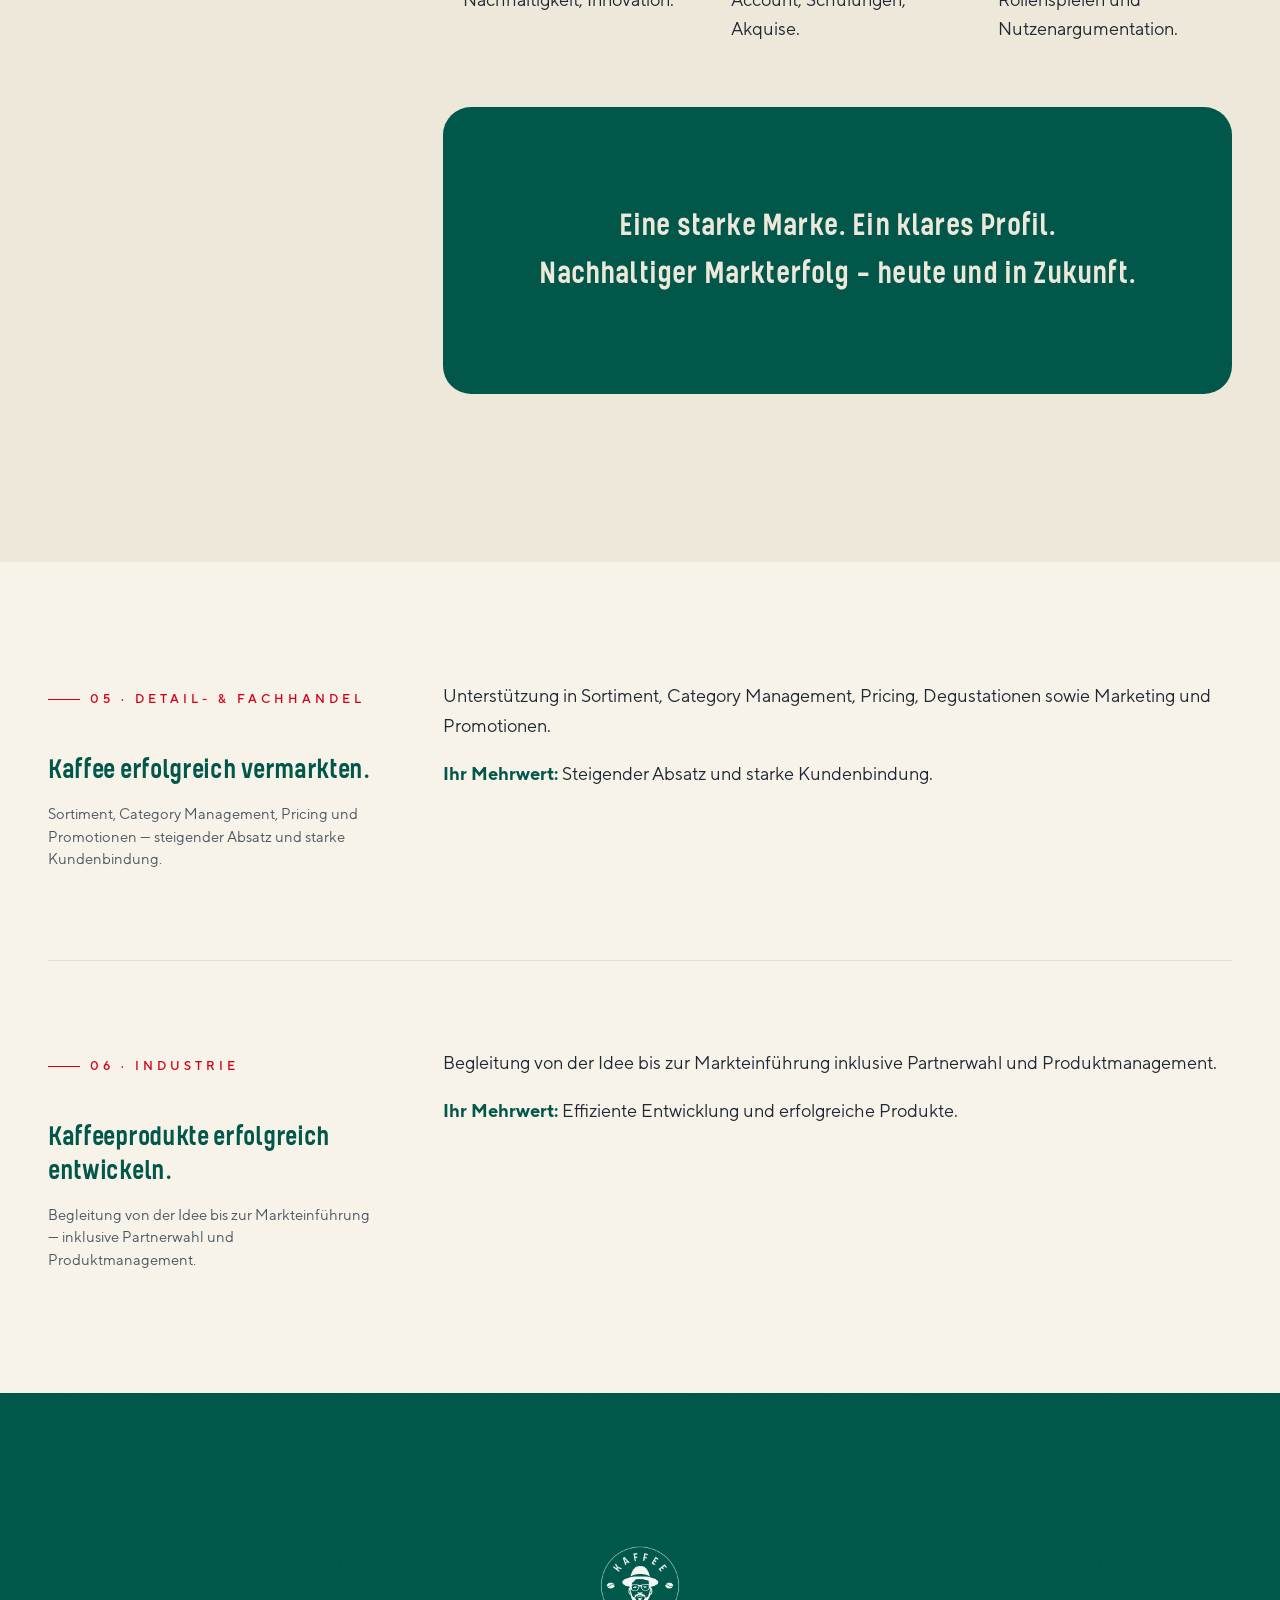
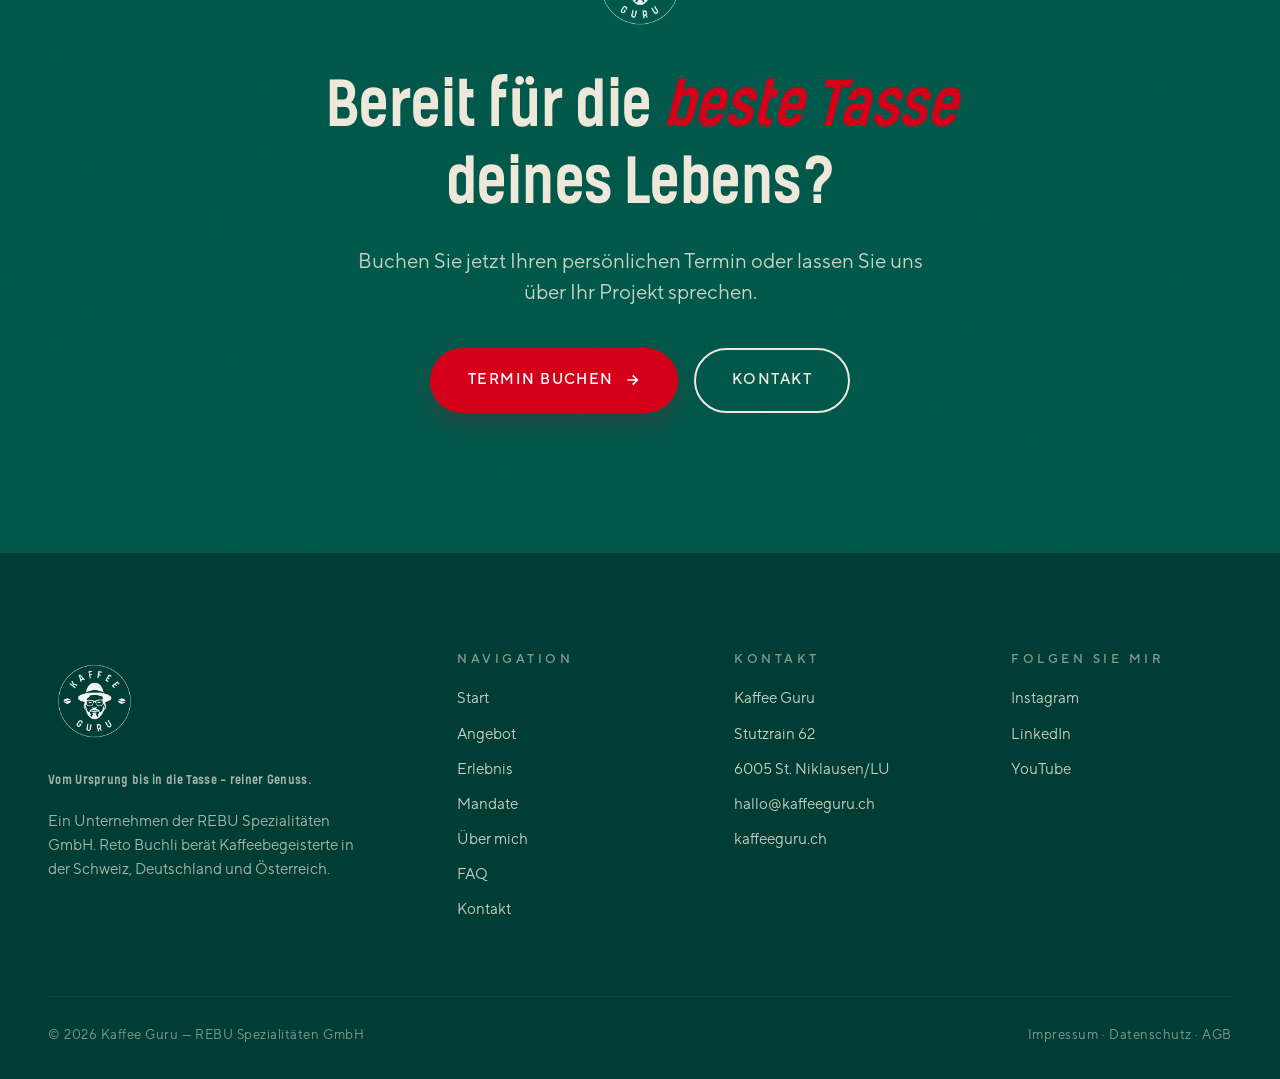
<file: angebot.html>
<!DOCTYPE html>
<html lang="de">
<head>
  <meta charset="UTF-8" />
  <meta name="viewport" content="width=device-width, initial-scale=1.0" />
  <title>Angebot — Kaffee Guru | Beratung & Coaching</title>
  <meta name="description" content="Neutrale, herstellerunabhängige Kaffeeberatung für Privat, Büro, Hotellerie, Gastronomie, Röstereien, Handel und Industrie." />
  <link rel="icon" href="assets/images/logo.png" type="image/png" />
  <link rel="stylesheet" href="css/styles.css?v=9" />
</head>
<body>

  <header class="site-header is-light">
    <nav class="nav">
      <a class="nav__brand" href="index.html">
        <img src="assets/images/logo.png" alt="Kaffee Guru" />
        <span>Kaffee Guru</span>
      </a>
      <button class="nav-toggle" aria-label="Menü öffnen">
        <span></span><span></span><span></span>
      </button>
      <ul class="nav__menu">
        <li><a href="index.html">Start</a></li>
        <li><a href="angebot.html" class="active">Angebot</a></li>
        <li><a href="erlebnis.html">Erlebnis</a></li>
        <li><a href="mandate.html">Mandate</a></li>
        <li><a href="ueber-mich.html">Über mich</a></li>
        <li><a href="faq.html">FAQ</a></li>
        <li><a href="kontakt.html">Kontakt</a></li>
        <li><a href="buchung.html" class="nav__cta">Termin buchen</a></li>
      </ul>
    </nav>
  </header>

  <main>

    <!-- SUBHERO -->
    <section class="subhero">
      <div class="subhero__bg-circle subhero__bg-circle--1"></div>
      <div class="subhero__bg-circle subhero__bg-circle--2"></div>
      <div class="container subhero__inner">
        <span class="eyebrow eyebrow--light eyebrow--center reveal">Angebot</span>
        <h1 class="reveal">Reiner Kaffee-Genuss<br>für jeden <em>Anspruch</em>.</h1>
        <p class="reveal" style="--reveal-delay: 0.1s;">
          Durch meine langjährige Erfahrung als Hotelier, Produktentwickler sowie Marketing- und Verkaufsleiter einer Schweizer Gourmet-Rösterei biete ich eine neutrale, herstellerunabhängige Beratung — frei von Provisionen einzelner Röstereien oder Maschinenhersteller.
        </p>
      </div>
    </section>

    <!-- QUICK NAV CARDS -->
    <section class="services">
      <div class="container">
        <div class="section-head section-head--center reveal">
          <span class="eyebrow">Mein Angebot im Überblick</span>
          <h2>Massgeschneidert<br>für jede Welt.</h2>
          <p>Sieben Bereiche — vom Espresso zu Hause bis zum Gesamtkonzept für ganze Hotelgruppen.</p>
        </div>

        <div class="services__inner">
          <a href="#privat" class="svc reveal">
            <div class="svc__head">
              <span class="svc__num">01</span>
              <div class="svc__icon">
                <svg viewBox="0 0 32 32" fill="none" stroke="currentColor" stroke-width="2" stroke-linecap="round" stroke-linejoin="round"><path d="M5 12h18v8a6 6 0 0 1-6 6h-6a6 6 0 0 1-6-6v-8z"/><path d="M23 14h3a3 3 0 0 1 0 6h-3"/><path d="M10 6c0-2 2-2 2-4M16 6c0-2 2-2 2-4"/></svg>
              </div>
            </div>
            <h3 class="svc__title">Privat zu Hause</h3>
            <p class="svc__desc">Barista-Hausbesuch · CHF 280.–</p>
            <span class="svc__cta">Mehr erfahren</span>
          </a>

          <a href="#buero" class="svc reveal" style="--reveal-delay: 0.08s;">
            <div class="svc__head">
              <span class="svc__num">02</span>
              <div class="svc__icon">
                <svg viewBox="0 0 32 32" fill="none" stroke="currentColor" stroke-width="2" stroke-linecap="round" stroke-linejoin="round"><rect x="5" y="6" width="22" height="22" rx="2"/><path d="M10 6v22M22 6v22M5 13h22M5 20h22"/></svg>
              </div>
            </div>
            <h3 class="svc__title">Büro-Kunden</h3>
            <p class="svc__desc">Analyse, Optimierung & Degustation</p>
            <span class="svc__cta">Mehr erfahren</span>
          </a>

          <a href="#hotellerie" class="svc reveal" style="--reveal-delay: 0.16s;">
            <div class="svc__head">
              <span class="svc__num">03</span>
              <div class="svc__icon">
                <svg viewBox="0 0 32 32" fill="none" stroke="currentColor" stroke-width="2" stroke-linecap="round" stroke-linejoin="round"><path d="M4 28h24M6 28V14l10-8 10 8v14M12 28v-8h8v8"/></svg>
              </div>
            </div>
            <h3 class="svc__title">Hotellerie & Gastronomie</h3>
            <p class="svc__desc">Kaffee-Konzept von A bis Z</p>
            <span class="svc__cta">Mehr erfahren</span>
          </a>

          <a href="#roestereien" class="svc reveal" style="--reveal-delay: 0.24s;">
            <div class="svc__head">
              <span class="svc__num">04</span>
              <div class="svc__icon">
                <svg viewBox="0 0 32 32" fill="none" stroke="currentColor" stroke-width="2" stroke-linecap="round" stroke-linejoin="round"><path d="M8 16c0-4 8-8 8-12 0 4 8 8 8 12s-4 12-8 12-8-8-8-12z"/></svg>
              </div>
            </div>
            <h3 class="svc__title">Röstereien</h3>
            <p class="svc__desc">Marke, Sortiment & Zukunft</p>
            <span class="svc__cta">Mehr erfahren</span>
          </a>

          <a href="#handel" class="svc reveal" style="--reveal-delay: 0.32s;">
            <div class="svc__head">
              <span class="svc__num">05</span>
              <div class="svc__icon">
                <svg viewBox="0 0 32 32" fill="none" stroke="currentColor" stroke-width="2" stroke-linecap="round" stroke-linejoin="round"><path d="M4 8h24l-2 16H6L4 8z"/><path d="M10 8V4a6 6 0 0 1 12 0v4"/></svg>
              </div>
            </div>
            <h3 class="svc__title">Detail- & Fachhandel</h3>
            <p class="svc__desc">Vermarktung & Category Management</p>
            <span class="svc__cta">Mehr erfahren</span>
          </a>

          <a href="#industrie" class="svc reveal" style="--reveal-delay: 0.40s;">
            <div class="svc__head">
              <span class="svc__num">06</span>
              <div class="svc__icon">
                <svg viewBox="0 0 32 32" fill="none" stroke="currentColor" stroke-width="2" stroke-linecap="round" stroke-linejoin="round"><path d="M4 28h24V14l-8 4v-4l-8 4V8H4z"/><path d="M9 22h2M15 22h2M21 22h2"/></svg>
              </div>
            </div>
            <h3 class="svc__title">Industrie</h3>
            <p class="svc__desc">Produktentwicklung — Idee bis Markt</p>
            <span class="svc__cta">Mehr erfahren</span>
          </a>

          <a href="mandate.html" class="svc reveal" style="--reveal-delay: 0.48s;">
            <div class="svc__head">
              <span class="svc__num">07</span>
              <div class="svc__icon">
                <svg viewBox="0 0 32 32" fill="none" stroke="currentColor" stroke-width="2" stroke-linecap="round" stroke-linejoin="round"><path d="M4 16l6-6 4 4 8-8 6 6M22 6h6v6"/></svg>
              </div>
            </div>
            <h3 class="svc__title">Mandate</h3>
            <p class="svc__desc">Interims-Lösung für Schlüsselpositionen</p>
            <span class="svc__cta">Zur Seite</span>
          </a>
        </div>
      </div>
    </section>

    <!-- PRIVAT FEATURE -->
    <section id="privat" class="feature-rows" style="background: var(--beige-soft); padding: 32px 0;">
      <div class="container">
        <div class="feature">
          <div class="feature__label reveal">
            <span class="eyebrow">01 · Privatkunden</span>
            <h3>Barista zu Hause.</h3>
            <p class="feature__label-hint">In 2 Stunden zum perfekten Kaffee — bei Ihnen zuhause, an Ihrer eigenen Maschine, mit Ihrem Kaffee.</p>
            <div class="feature__price-tag">CHF 280.–</div>
            <a href="kontakt.html?betreff=Barista buchen" class="btn btn--primary" style="margin-top: 16px;">Barista buchen</a>
          </div>
          <div class="feature__body reveal" style="--reveal-delay: 0.1s;">
            <p>Viele Kaffeeliebhaber investieren in eine hochwertige Siebträger- oder Vollautomatenmaschine — und sind trotzdem enttäuscht vom Ergebnis. Das Problem liegt selten an der Maschine, sondern am fehlenden Know-how rund um <strong>Mahlgrad, Dosierung, Wassertemperatur und Technik</strong>.</p>

            <div class="feature__chips">
              <div class="feature__chip">
                <div class="feature__chip-title"><svg viewBox="0 0 24 24" fill="none" stroke="currentColor" stroke-width="2" stroke-linecap="round"><circle cx="12" cy="12" r="10"/><path d="M12 6v6l4 2"/></svg>Zeitsparend</div>
                <p class="feature__chip-desc">Kein Kurs, keine Anfahrt — alles bei Ihnen.</p>
              </div>
              <div class="feature__chip">
                <div class="feature__chip-title"><svg viewBox="0 0 24 24" fill="none" stroke="currentColor" stroke-width="2" stroke-linecap="round"><path d="M5 13l4 4L19 7"/></svg>Sofort anwendbar</div>
                <p class="feature__chip-desc">Funktioniert direkt an Ihrer Maschine.</p>
              </div>
              <div class="feature__chip">
                <div class="feature__chip-title"><svg viewBox="0 0 24 24" fill="none" stroke="currentColor" stroke-width="2" stroke-linecap="round"><path d="M12 2l3 7h7l-5 5 2 8-7-5-7 5 2-8-5-5h7z"/></svg>Individuell</div>
                <p class="feature__chip-desc">Auf Ihr Equipment und Geschmack zugeschnitten.</p>
              </div>
              <div class="feature__chip">
                <div class="feature__chip-title"><svg viewBox="0 0 24 24" fill="none" stroke="currentColor" stroke-width="2" stroke-linecap="round"><path d="M12 2v20M5 12h14"/></svg>Spareffekt</div>
                <p class="feature__chip-desc">Weniger Fehlversuche, optimierter Bohnenverbrauch.</p>
              </div>
              <div class="feature__chip">
                <div class="feature__chip-title"><svg viewBox="0 0 24 24" fill="none" stroke="currentColor" stroke-width="2" stroke-linecap="round"><path d="M12 2L3 7v6c0 5 4 9 9 10 5-1 9-5 9-10V7z"/></svg>Nachhaltig</div>
                <p class="feature__chip-desc">Praktisches Coaching bleibt besser im Gedächtnis.</p>
              </div>
              <div class="feature__chip">
                <div class="feature__chip-title"><svg viewBox="0 0 24 24" fill="none" stroke="currentColor" stroke-width="2" stroke-linecap="round"><circle cx="12" cy="12" r="10"/><path d="M8 12l2 2 4-4"/></svg>Neutral & ehrlich</div>
                <p class="feature__chip-desc">Keine Verkaufsabsicht für bestimmte Marken.</p>
              </div>
            </div>

            <h4 style="font-family: var(--font-body); color: var(--red); font-size: 0.78rem; letter-spacing: 0.2em; text-transform: uppercase; margin: 32px 0 12px;">Typische Inhalte</h4>
            <ul>
              <li>Analyse Ihrer Maschine und aktuellen Zubereitung</li>
              <li>Optimale Einstellung von Mahlgrad, Dosierung, Extraktionszeit</li>
              <li>Milchaufschäumen und Latte-Art-Basics</li>
              <li>Tipps zu Reinigung, Wartung und Wasserqualität</li>
              <li>Persönliche Empfehlungen für Kaffeesorten</li>
            </ul>
          </div>
        </div>
      </div>
    </section>

    <!-- BÜRO FEATURE -->
    <section id="buero" class="feature-rows" style="background: var(--beige); padding: 32px 0;">
      <div class="container">
        <div class="feature">
          <div class="feature__label reveal">
            <span class="eyebrow">02 · Büro-Kunden</span>
            <h3>Zufriedene Mitarbeitende beginnen bei der Kaffeemaschine.</h3>
            <p class="feature__label-hint">Beschwerden verschwinden — das leidige Kaffeethema ist endlich gelöst, ohne Mehraufwand für Sie.</p>
            <a href="kontakt.html?betreff=Büro-Beratung" class="btn btn--primary" style="margin-top: 24px;">Büro-Beratung anfragen</a>
          </div>
          <div class="feature__body reveal" style="--reveal-delay: 0.1s;">
            <p>In vielen Büros ist der Kaffee ein Dauerthema — die Maschine ist da, aber niemand fühlt sich verantwortlich, das Ergebnis überzeugt nicht, die Beschwerden häufen sich. Mit einer professionellen, unabhängigen Analyse und klaren Empfehlungen sorge ich dafür, dass aus der vorhandenen Infrastruktur ein Kaffee wird, der wirklich überzeugt.</p>

            <div class="feature__chips">
              <div class="feature__chip"><div class="feature__chip-title">1. Analyse vor Ort</div><p class="feature__chip-desc">Begutachtung Maschine, Einstellungen, Wartungszustand, Wasserqualität und Kaffee.</p></div>
              <div class="feature__chip"><div class="feature__chip-title">2. Optimierung</div><p class="feature__chip-desc">Korrekte Einstellung (Mahlgrad, Dosierung, Brühtemperatur) und Pflegeanleitung.</p></div>
              <div class="feature__chip"><div class="feature__chip-title">3. Degustation</div><p class="feature__chip-desc">Verkostung verschiedener Sorten mit neutral ausgewählten Partnern (auf Wunsch).</p></div>
              <div class="feature__chip"><div class="feature__chip-title">4. Empfehlung</div><p class="feature__chip-desc">Konkrete Empfehlung für Sorte, Röstung und Bezugsmenge — abgestimmt auf Team und Budget.</p></div>
            </div>

            <h4 style="font-family: var(--font-body); color: var(--red); font-size: 0.78rem; letter-spacing: 0.2em; text-transform: uppercase; margin: 32px 0 12px;">Für das Unternehmen</h4>
            <ul>
              <li>Beschwerden verschwinden — das Kaffeethema ist endlich gelöst</li>
              <li>Kein Mehraufwand für das Team</li>
              <li>Bessere Nutzung vorhandener Infrastruktur</li>
              <li>Kostenkontrolle durch reduzierte Verschwendung</li>
              <li>Neutrale Beratung ohne Provisionsinteressen</li>
            </ul>
          </div>
        </div>
      </div>
    </section>

    <!-- HOTELLERIE FEATURE -->
    <section id="hotellerie" class="feature-rows" style="background: var(--beige-soft); padding: 32px 0;">
      <div class="container">
        <div class="feature">
          <div class="feature__label reveal">
            <span class="eyebrow">03 · Hotellerie & Gastronomie</span>
            <h3>Der Kaffee ist Ihre Visitenkarte.</h3>
            <p class="feature__label-hint">Vier Module — vom unverbindlichen Kennenlernen bis zum kompletten Konzept inkl. Qualitätsmanagement.</p>
            <a href="kontakt.html?betreff=Hotellerie-Konzept" class="btn btn--primary" style="margin-top: 24px;">Konzept anfragen</a>
          </div>
          <div class="feature__body reveal" style="--reveal-delay: 0.1s;">
            <p>Der Kaffee hinterlässt einen der wichtigsten und bleibendsten Eindrücke bei Ihren Gästen. Anhand dieses Kaffee-Momentes lässt sich die kulinarische Leistung Ihres Unternehmens sehr gut beurteilen. <strong>Mit ein paar gezielten Massnahmen wird der Kaffee schon nach kurzer Zeit zum echten Genuss — und Sie verdienen richtig gutes Geld damit.</strong></p>

            <h4 style="font-family: var(--font-body); color: var(--red); font-size: 0.78rem; letter-spacing: 0.2em; text-transform: uppercase; margin: 32px 0 12px;">Vier Module</h4>
            <div class="feature__chips">
              <div class="feature__chip"><div class="feature__chip-title">Kennenlern-Paket</div><p class="feature__chip-desc">Erstes Gespräch, gemeinsame Degustation, nächste Schritte — guter Kaffee ist keine Wissenschaft.</p></div>
              <div class="feature__chip"><div class="feature__chip-title">Kaffee-Konzept A–Z</div><p class="feature__chip-desc">Analyse, Strategie, Konzept, Einkauf, Marketing, Pricing, Qualitätsmanagement.</p></div>
              <div class="feature__chip"><div class="feature__chip-title">Maschinen-Management</div><p class="feature__chip-desc">Es gibt nicht die beste Maschine — aber die passendste. Ausschreibung mit Pflichtenheft, Degustation, Vergabe.</p></div>
              <div class="feature__chip"><div class="feature__chip-title">Qualitätsmanagement</div><p class="feature__chip-desc">Pflichtenheft für Maschinen-Anbieter, Röster und Team — täglich perfekter Kaffeegenuss garantiert.</p></div>
            </div>

            <h4 style="font-family: var(--font-body); color: var(--red); font-size: 0.78rem; letter-spacing: 0.2em; text-transform: uppercase; margin: 32px 0 12px;">Ihr Mehrwert</h4>
            <div class="feature__chips">
              <div class="feature__chip"><div class="feature__chip-title">Mehr Marge</div><p class="feature__chip-desc">Durchdachte Angebotsstruktur und Preisgestaltung.</p></div>
              <div class="feature__chip"><div class="feature__chip-title">Kosteneinsparung</div><p class="feature__chip-desc">Optimierte Einkaufskonditionen, effizientere Maschinennutzung.</p></div>
              <div class="feature__chip"><div class="feature__chip-title">Stammkunden</div><p class="feature__chip-desc">Höhere Zufriedenheit und Wiederkehrquote.</p></div>
              <div class="feature__chip"><div class="feature__chip-title">Top-Bewertungen</div><p class="feature__chip-desc">Besseres Ranking auf TripAdvisor, Google & Co.</p></div>
              <div class="feature__chip"><div class="feature__chip-title">Klare Standards</div><p class="feature__chip-desc">Weniger Fehler, mehr Konstanz.</p></div>
              <div class="feature__chip"><div class="feature__chip-title">Skalierbar</div><p class="feature__chip-desc">Für Einzelbetriebe wie für Gruppen.</p></div>
            </div>
          </div>
        </div>
      </div>
    </section>

    <!-- RÖSTEREIEN FEATURE -->
    <section id="roestereien" class="feature-rows" style="background: var(--beige); padding: 32px 0;">
      <div class="container">
        <div class="feature">
          <div class="feature__label reveal">
            <span class="eyebrow">04 · Röstereien</span>
            <h3>Unternehmen, Sortiment & Zukunft gestalten.</h3>
            <p class="feature__label-hint">Vom Geheimtipp zum Massenmarkt — aus einst 48 Röstereien sind heute über 250 geworden. Wie positionieren Sie sich?</p>
            <a href="kontakt.html?betreff=Rösterei-Beratung" class="btn btn--primary" style="margin-top: 24px;">Rösterei-Beratung</a>
          </div>
          <div class="feature__body reveal" style="--reveal-delay: 0.1s;">
            <p>Ich begleite Sie ganzheitlich — von der Markenführung über Einkauf und Produktmanagement bis hin zu Marketing und Verkauf — auf dem Weg zu einer zukunftsfähigen Positionierung.</p>

            <div class="feature__chips">
              <div class="feature__chip"><div class="feature__chip-title">1. Marken­führung</div><p class="feature__chip-desc">Vision, Leitbild, Strategie, Positionierung, Differenzierung.</p></div>
              <div class="feature__chip"><div class="feature__chip-title">2. Einkauf</div><p class="feature__chip-desc">Rohkaffee-Beschaffung, Ursprungs-Partnerschaften, Röstprofile, Cupping.</p></div>
              <div class="feature__chip"><div class="feature__chip-title">3. Produkt­management</div><p class="feature__chip-desc">Sortiment, Pricing, Design, Verpackung, Category Management.</p></div>
              <div class="feature__chip"><div class="feature__chip-title">4. Marketing</div><p class="feature__chip-desc">Strategie, Storytelling, Social Media, Nachhaltigkeit, Innovation.</p></div>
              <div class="feature__chip"><div class="feature__chip-title">5. Verkauf</div><p class="feature__chip-desc">Distribution, Vertriebspartner, Key Account, Schulungen, Akquise.</p></div>
              <div class="feature__chip"><div class="feature__chip-title">+ Schulungen</div><p class="feature__chip-desc">Praxisnahe Verkaufstrainings mit Rollenspielen und Nutzenargumentation.</p></div>
            </div>

            <div class="quote-block reveal" style="margin-top: 40px;">
              <blockquote>Eine starke Marke. Ein klares Profil.<br>Nachhaltiger Markterfolg — heute und in Zukunft.</blockquote>
            </div>
          </div>
        </div>
      </div>
    </section>

    <!-- HANDEL + INDUSTRIE FEATURE -->
    <section id="handel" class="feature-rows" style="background: var(--beige-soft); padding: 32px 0;">
      <div class="container">
        <div class="feature">
          <div class="feature__label reveal">
            <span class="eyebrow">05 · Detail- & Fachhandel</span>
            <h3>Kaffee erfolgreich vermarkten.</h3>
            <p class="feature__label-hint">Sortiment, Category Management, Pricing und Promotionen — steigender Absatz und starke Kundenbindung.</p>
          </div>
          <div class="feature__body reveal" style="--reveal-delay: 0.1s;">
            <p>Unterstützung in Sortiment, Category Management, Pricing, Degustationen sowie Marketing und Promotionen.</p>
            <p><strong>Ihr Mehrwert:</strong> Steigender Absatz und starke Kundenbindung.</p>
          </div>
        </div>

        <div id="industrie" class="feature">
          <div class="feature__label reveal">
            <span class="eyebrow">06 · Industrie</span>
            <h3>Kaffeeprodukte erfolgreich entwickeln.</h3>
            <p class="feature__label-hint">Begleitung von der Idee bis zur Markteinführung — inklusive Partnerwahl und Produktmanagement.</p>
          </div>
          <div class="feature__body reveal" style="--reveal-delay: 0.1s;">
            <p>Begleitung von der Idee bis zur Markteinführung inklusive Partnerwahl und Produktmanagement.</p>
            <p><strong>Ihr Mehrwert:</strong> Effiziente Entwicklung und erfolgreiche Produkte.</p>
          </div>
        </div>
      </div>
    </section>

    <!-- BIG CTA -->
    <section class="big-cta">
      <div class="container container--narrow">
        <div class="reveal">
          <img src="assets/images/logo.png" alt="" class="big-cta__logo" />
          <h2>Bereit für die <em>beste Tasse</em><br>deines Lebens?</h2>
          <p>Buchen Sie jetzt Ihren persönlichen Termin oder lassen Sie uns über Ihr Projekt sprechen.</p>
          <div class="big-cta__ctas">
            <a href="buchung.html" class="btn btn--primary">Termin buchen
              <svg viewBox="0 0 24 24" fill="none" stroke="currentColor" stroke-width="2.5"><path d="M5 12h14M13 5l7 7-7 7"/></svg>
            </a>
            <a href="kontakt.html" class="btn btn--outline-light">Kontakt</a>
          </div>
        </div>
      </div>
    </section>

  </main>

  <footer class="site-footer">
    <div class="container">
      <div class="footer__grid">
        <div class="footer__brand">
          <img src="assets/images/logo.png" alt="Kaffee Guru" />
          <p class="footer__brand-tagline">Vom Ursprung bis in die Tasse — reiner Genuss.</p>
          <p>Ein Unternehmen der REBU Spezialitäten GmbH. Reto Buchli berät Kaffeebegeisterte in der Schweiz, Deutschland und Österreich.</p>
        </div>
        <div>
          <h5>Navigation</h5>
          <ul>
            <li><a href="index.html">Start</a></li>
            <li><a href="angebot.html">Angebot</a></li>
            <li><a href="erlebnis.html">Erlebnis</a></li>
            <li><a href="mandate.html">Mandate</a></li>
            <li><a href="ueber-mich.html">Über mich</a></li>
            <li><a href="faq.html">FAQ</a></li>
            <li><a href="kontakt.html">Kontakt</a></li>
          </ul>
        </div>
        <div>
          <h5>Kontakt</h5>
          <ul>
            <li>Kaffee Guru</li>
            <li>Stutzrain 62</li>
            <li>6005 St. Niklausen/LU</li>
            <li><a href="mailto:hallo@kaffeeguru.ch">hallo@kaffeeguru.ch</a></li>
            <li><a href="https://kaffeeguru.ch">kaffeeguru.ch</a></li>
          </ul>
        </div>
        <div>
          <h5>Folgen Sie mir</h5>
          <ul>
            <li><a href="#">Instagram</a></li>
            <li><a href="#">LinkedIn</a></li>
            <li><a href="#">YouTube</a></li>
          </ul>
        </div>
      </div>
      <div class="footer__bottom">
        <span>© 2026 Kaffee Guru — REBU Spezialitäten GmbH</span>
        <span>Impressum · Datenschutz · AGB</span>
      </div>
    </div>
  </footer>

  <script src="js/script.js?v=9"></script>
</body>
</html>
</file>
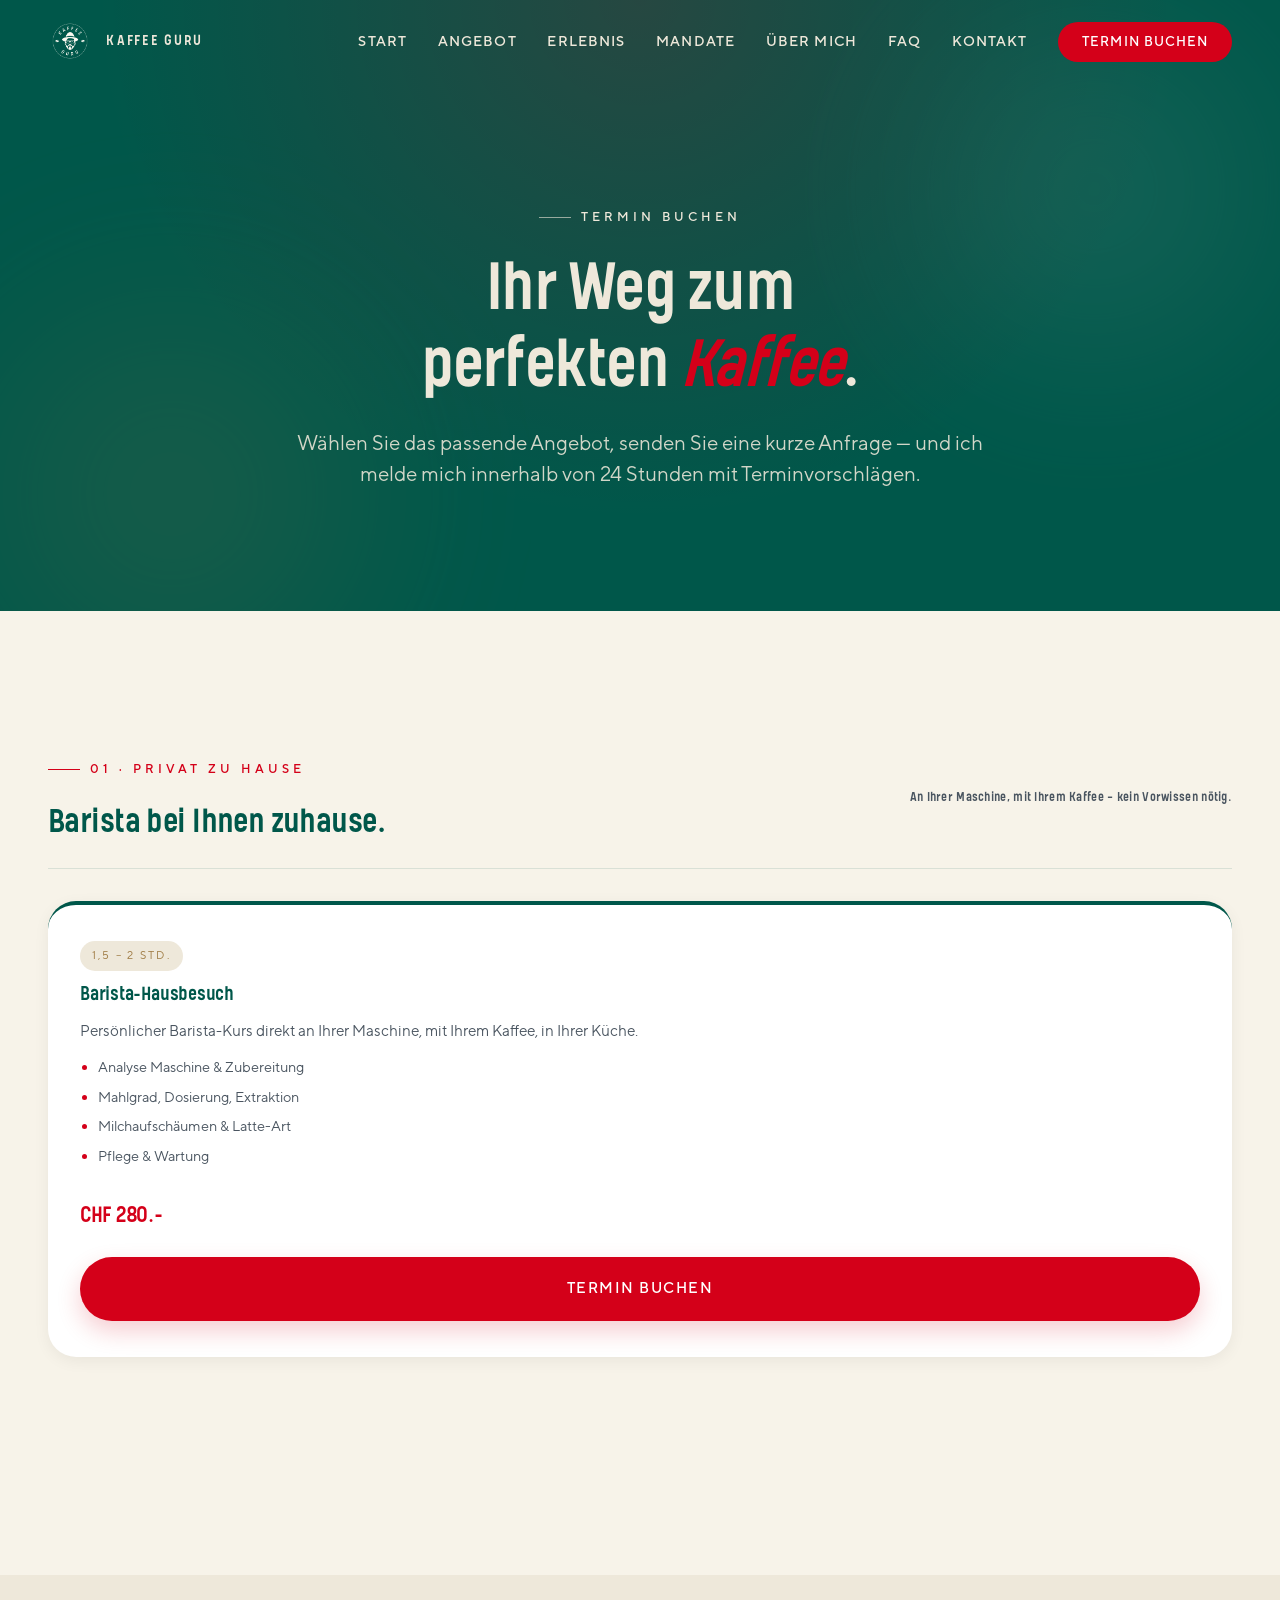
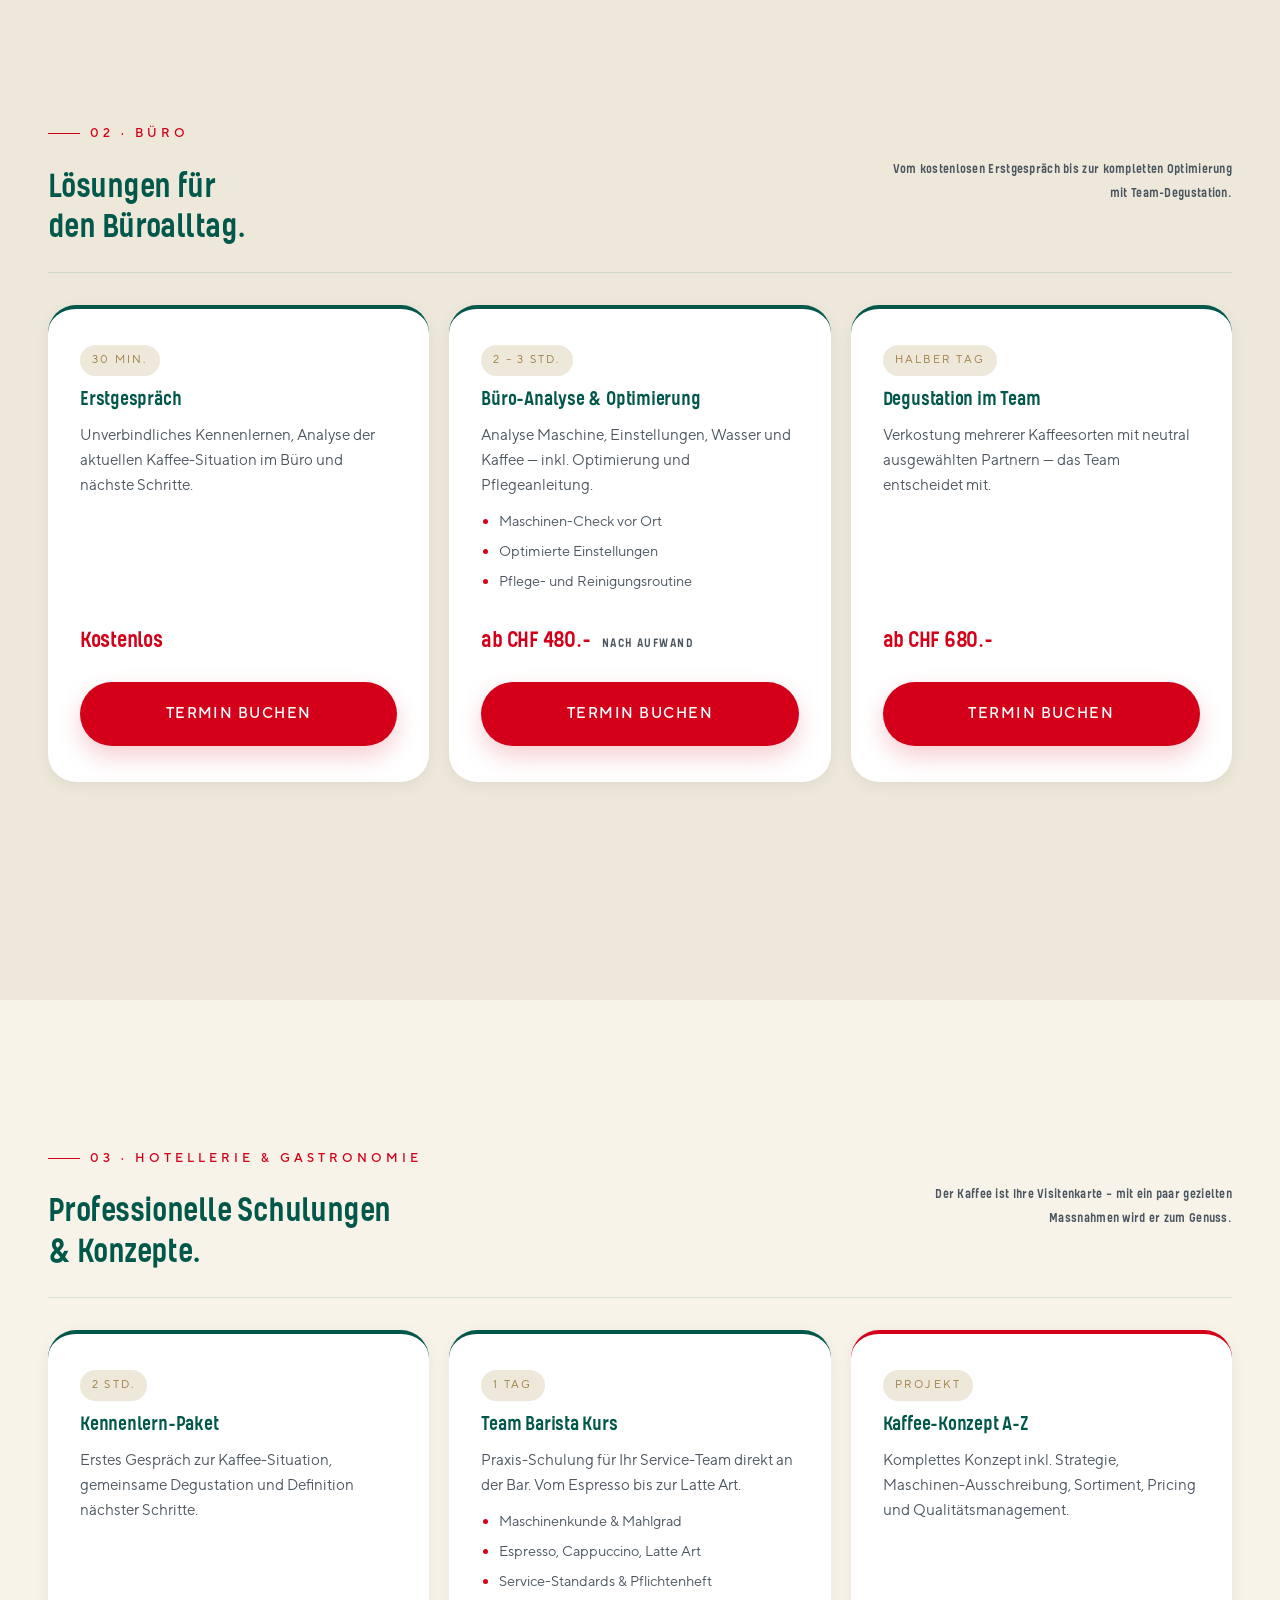
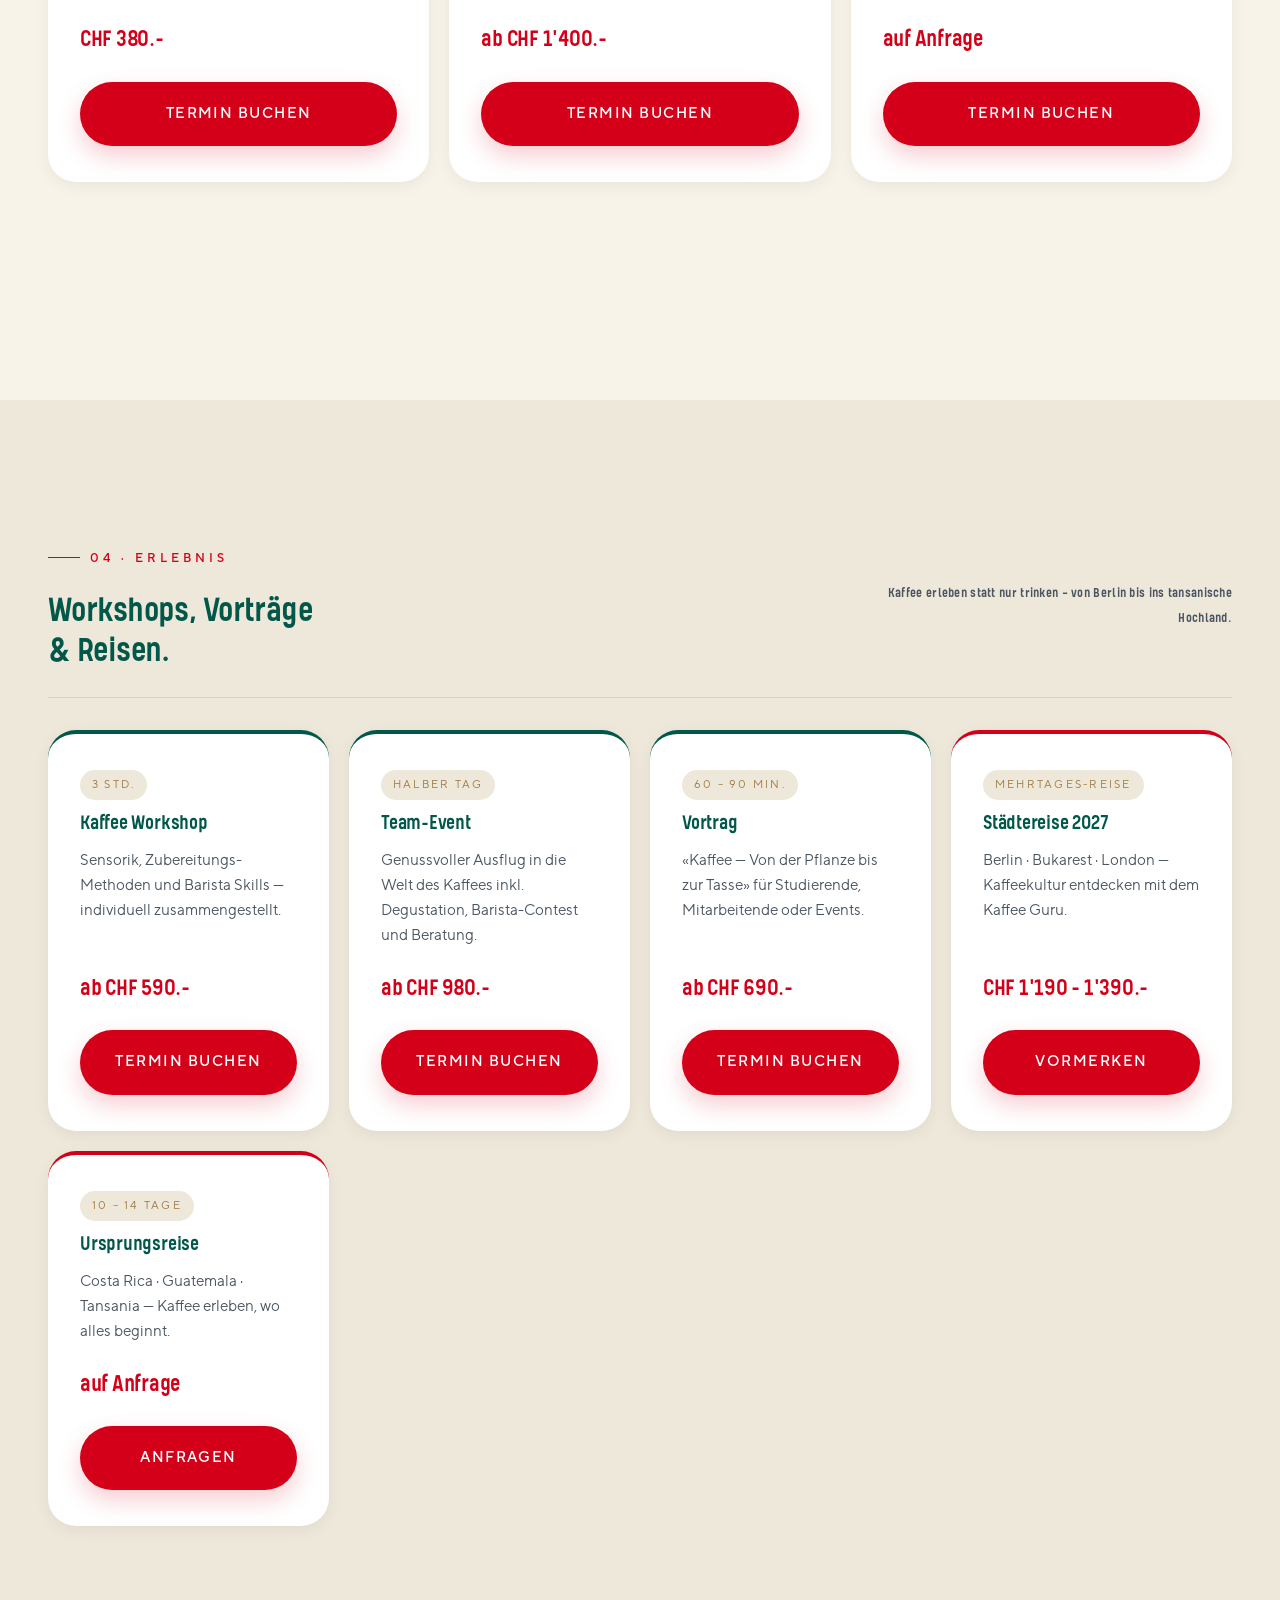
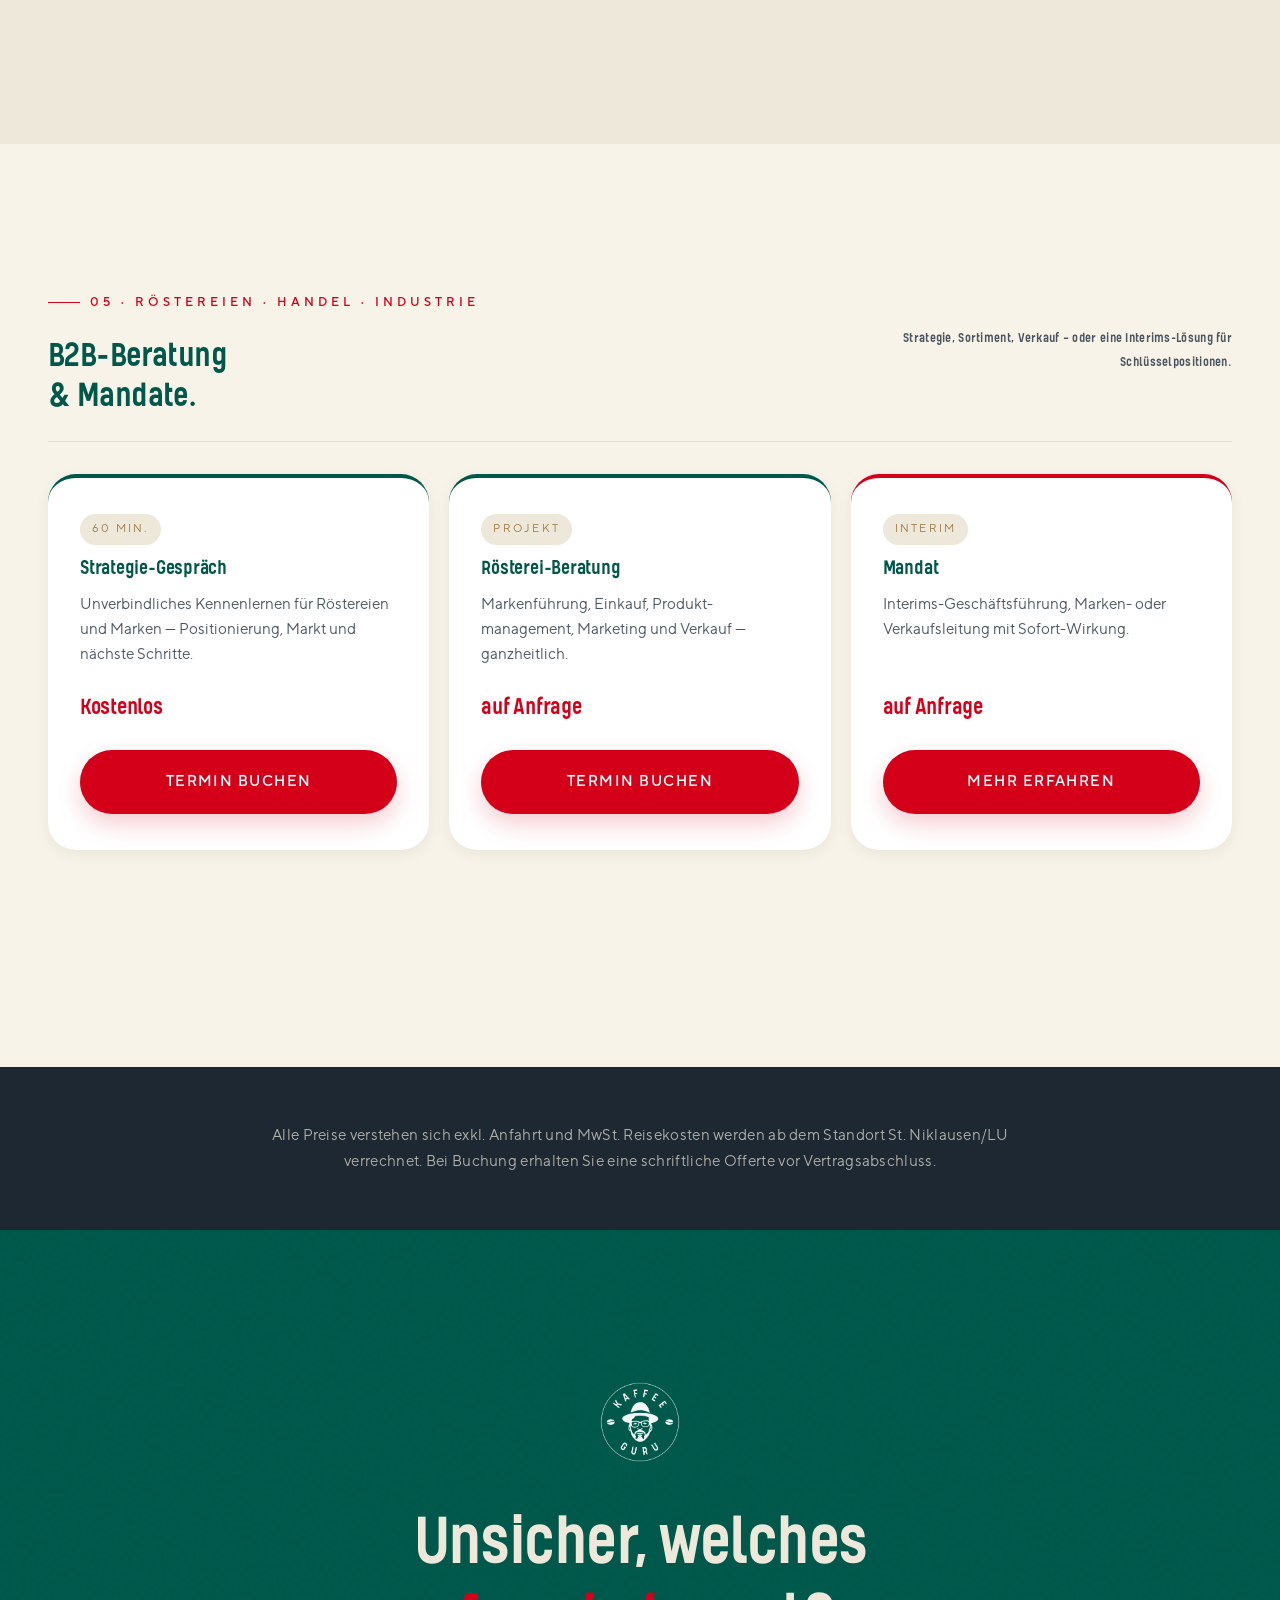
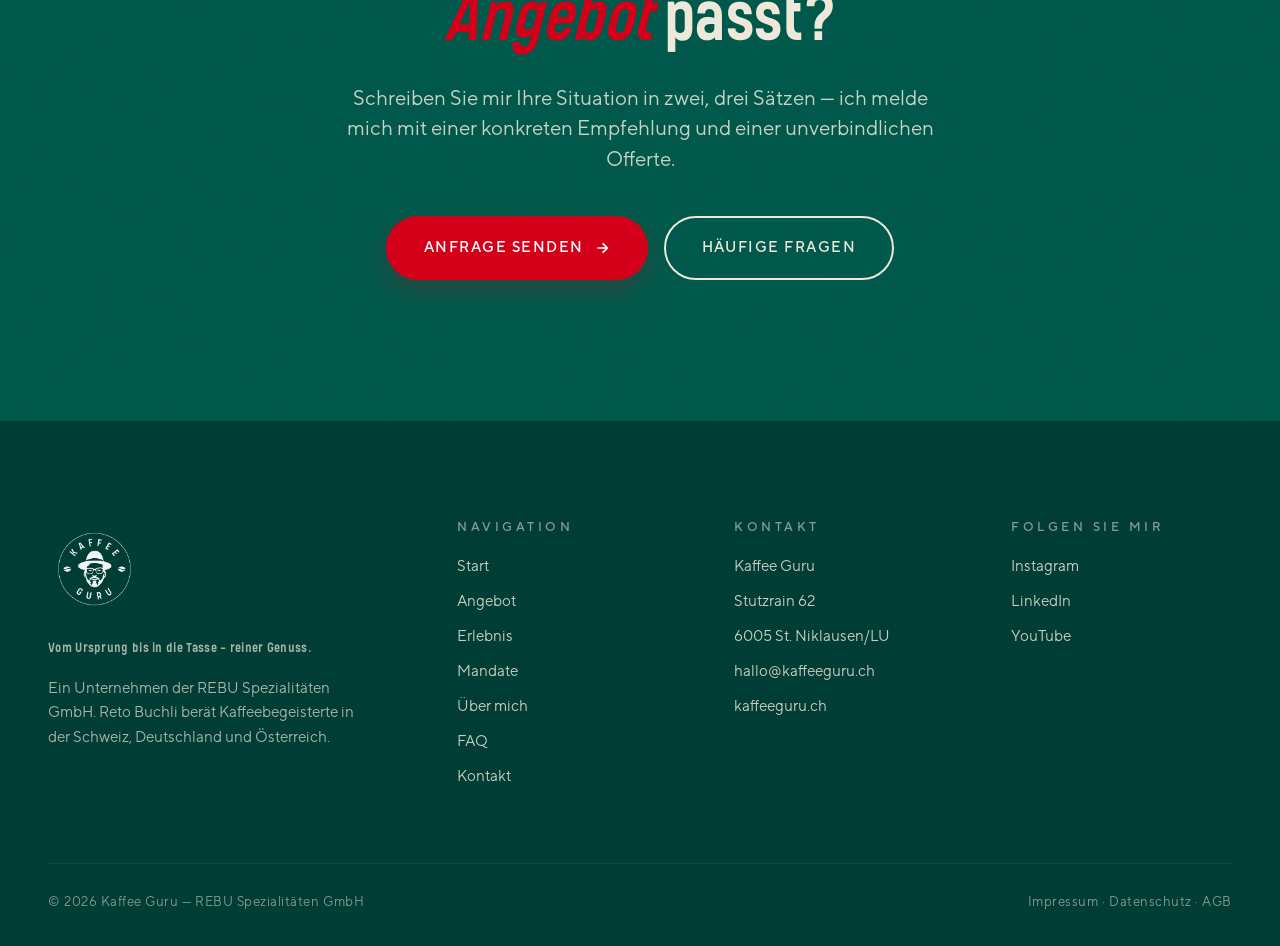
<file: buchung.html>
<!DOCTYPE html>
<html lang="de">
<head>
  <meta charset="UTF-8" />
  <meta name="viewport" content="width=device-width, initial-scale=1.0" />
  <title>Termin buchen — Kaffee Guru</title>
  <meta name="description" content="Buchen Sie Ihren persönlichen Termin mit dem Kaffee Guru — Barista zu Hause, Büro-Beratung, Workshop, Team-Event oder ein Erstgespräch." />
  <link rel="icon" href="assets/images/logo.png" type="image/png" />
  <link rel="stylesheet" href="css/styles.css?v=9" />
</head>
<body>

  <header class="site-header is-light">
    <nav class="nav">
      <a class="nav__brand" href="index.html">
        <img src="assets/images/logo.png" alt="Kaffee Guru" />
        <span>Kaffee Guru</span>
      </a>
      <button class="nav-toggle" aria-label="Menü öffnen">
        <span></span><span></span><span></span>
      </button>
      <ul class="nav__menu">
        <li><a href="index.html">Start</a></li>
        <li><a href="angebot.html">Angebot</a></li>
        <li><a href="erlebnis.html">Erlebnis</a></li>
        <li><a href="mandate.html">Mandate</a></li>
        <li><a href="ueber-mich.html">Über mich</a></li>
        <li><a href="faq.html">FAQ</a></li>
        <li><a href="kontakt.html">Kontakt</a></li>
        <li><a href="buchung.html" class="nav__cta">Termin buchen</a></li>
      </ul>
    </nav>
  </header>

  <main>

    <!-- SUBHERO -->
    <section class="subhero">
      <div class="subhero__bg-circle subhero__bg-circle--1"></div>
      <div class="subhero__bg-circle subhero__bg-circle--2"></div>
      <div class="container subhero__inner">
        <span class="eyebrow eyebrow--light eyebrow--center reveal">Termin buchen</span>
        <h1 class="reveal">Ihr Weg zum<br>perfekten <em>Kaffee</em>.</h1>
        <p class="reveal" style="--reveal-delay: 0.1s;">
          Wählen Sie das passende Angebot, senden Sie eine kurze Anfrage — und ich melde mich innerhalb von 24 Stunden mit Terminvorschlägen.
        </p>
      </div>
    </section>

    <!-- PRIVAT -->
    <section style="background: var(--beige-soft);">
      <div class="container">
        <div class="booking-cat reveal">
          <div class="booking-cat__head">
            <div>
              <span class="eyebrow">01 · Privat zu Hause</span>
              <h2>Barista bei Ihnen zuhause.</h2>
            </div>
            <p class="booking-cat__hint">An Ihrer Maschine, mit Ihrem Kaffee — kein Vorwissen nötig.</p>
          </div>
          <div class="booking-grid">
            <div class="booking-card reveal">
              <span class="booking-card__duration">1,5 – 2 Std.</span>
              <h3>Barista-Hausbesuch</h3>
              <p>Persönlicher Barista-Kurs direkt an Ihrer Maschine, mit Ihrem Kaffee, in Ihrer Küche.</p>
              <ul>
                <li>Analyse Maschine & Zubereitung</li>
                <li>Mahlgrad, Dosierung, Extraktion</li>
                <li>Milchaufschäumen & Latte-Art</li>
                <li>Pflege & Wartung</li>
              </ul>
              <div class="booking-card__price">CHF 280.–</div>
              <a href="kontakt.html?betreff=Barista buchen" class="btn btn--primary">Termin buchen</a>
            </div>
          </div>
        </div>
      </div>
    </section>

    <!-- BÜRO -->
    <section style="background: var(--beige);">
      <div class="container">
        <div class="booking-cat reveal">
          <div class="booking-cat__head">
            <div>
              <span class="eyebrow">02 · Büro</span>
              <h2>Lösungen für<br>den Büroalltag.</h2>
            </div>
            <p class="booking-cat__hint">Vom kostenlosen Erstgespräch bis zur kompletten Optimierung mit Team-Degustation.</p>
          </div>
          <div class="booking-grid">
            <div class="booking-card reveal">
              <span class="booking-card__duration">30 Min.</span>
              <h3>Erstgespräch</h3>
              <p>Unverbindliches Kennenlernen, Analyse der aktuellen Kaffee-Situation im Büro und nächste Schritte.</p>
              <div class="booking-card__price">Kostenlos</div>
              <a href="kontakt.html?betreff=Büro-Beratung" class="btn btn--primary">Termin buchen</a>
            </div>
            <div class="booking-card reveal" style="--reveal-delay: 0.1s;">
              <span class="booking-card__duration">2 – 3 Std.</span>
              <h3>Büro-Analyse & Optimierung</h3>
              <p>Analyse Maschine, Einstellungen, Wasser und Kaffee — inkl. Optimierung und Pflegeanleitung.</p>
              <ul>
                <li>Maschinen-Check vor Ort</li>
                <li>Optimierte Einstellungen</li>
                <li>Pflege- und Reinigungsroutine</li>
              </ul>
              <div class="booking-card__price">ab CHF 480.– <small>nach Aufwand</small></div>
              <a href="kontakt.html?betreff=Büro-Beratung" class="btn btn--primary">Termin buchen</a>
            </div>
            <div class="booking-card reveal" style="--reveal-delay: 0.2s;">
              <span class="booking-card__duration">halber Tag</span>
              <h3>Degustation im Team</h3>
              <p>Verkostung mehrerer Kaffeesorten mit neutral ausgewählten Partnern — das Team entscheidet mit.</p>
              <div class="booking-card__price">ab CHF 680.–</div>
              <a href="kontakt.html?betreff=Büro-Beratung" class="btn btn--primary">Termin buchen</a>
            </div>
          </div>
        </div>
      </div>
    </section>

    <!-- HOTELLERIE -->
    <section style="background: var(--beige-soft);">
      <div class="container">
        <div class="booking-cat reveal">
          <div class="booking-cat__head">
            <div>
              <span class="eyebrow">03 · Hotellerie & Gastronomie</span>
              <h2>Professionelle Schulungen<br>& Konzepte.</h2>
            </div>
            <p class="booking-cat__hint">Der Kaffee ist Ihre Visitenkarte — mit ein paar gezielten Massnahmen wird er zum Genuss.</p>
          </div>
          <div class="booking-grid">
            <div class="booking-card reveal">
              <span class="booking-card__duration">2 Std.</span>
              <h3>Kennenlern-Paket</h3>
              <p>Erstes Gespräch zur Kaffee-Situation, gemeinsame Degustation und Definition nächster Schritte.</p>
              <div class="booking-card__price">CHF 380.–</div>
              <a href="kontakt.html?betreff=Hotellerie-Konzept" class="btn btn--primary">Termin buchen</a>
            </div>
            <div class="booking-card reveal" style="--reveal-delay: 0.1s;">
              <span class="booking-card__duration">1 Tag</span>
              <h3>Team Barista Kurs</h3>
              <p>Praxis-Schulung für Ihr Service-Team direkt an der Bar. Vom Espresso bis zur Latte Art.</p>
              <ul>
                <li>Maschinenkunde & Mahlgrad</li>
                <li>Espresso, Cappuccino, Latte Art</li>
                <li>Service-Standards & Pflichtenheft</li>
              </ul>
              <div class="booking-card__price">ab CHF 1'400.–</div>
              <a href="kontakt.html?betreff=Hotellerie-Konzept" class="btn btn--primary">Termin buchen</a>
            </div>
            <div class="booking-card reveal" style="--reveal-delay: 0.2s; border-top-color: var(--red);">
              <span class="booking-card__duration">Projekt</span>
              <h3>Kaffee-Konzept A–Z</h3>
              <p>Komplettes Konzept inkl. Strategie, Maschinen-Ausschreibung, Sortiment, Pricing und Qualitätsmanagement.</p>
              <div class="booking-card__price">auf Anfrage</div>
              <a href="kontakt.html?betreff=Hotellerie-Konzept" class="btn btn--primary">Termin buchen</a>
            </div>
          </div>
        </div>
      </div>
    </section>

    <!-- ERLEBNIS -->
    <section style="background: var(--beige);">
      <div class="container">
        <div class="booking-cat reveal">
          <div class="booking-cat__head">
            <div>
              <span class="eyebrow">04 · Erlebnis</span>
              <h2>Workshops, Vorträge<br>& Reisen.</h2>
            </div>
            <p class="booking-cat__hint">Kaffee erleben statt nur trinken — von Berlin bis ins tansanische Hochland.</p>
          </div>
          <div class="booking-grid">
            <div class="booking-card reveal">
              <span class="booking-card__duration">3 Std.</span>
              <h3>Kaffee Workshop</h3>
              <p>Sensorik, Zubereitungs-Methoden und Barista Skills — individuell zusammengestellt.</p>
              <div class="booking-card__price">ab CHF 590.–</div>
              <a href="kontakt.html?betreff=Workshop" class="btn btn--primary">Termin buchen</a>
            </div>
            <div class="booking-card reveal" style="--reveal-delay: 0.1s;">
              <span class="booking-card__duration">halber Tag</span>
              <h3>Team-Event</h3>
              <p>Genussvoller Ausflug in die Welt des Kaffees inkl. Degustation, Barista-Contest und Beratung.</p>
              <div class="booking-card__price">ab CHF 980.–</div>
              <a href="kontakt.html?betreff=Workshop" class="btn btn--primary">Termin buchen</a>
            </div>
            <div class="booking-card reveal" style="--reveal-delay: 0.2s;">
              <span class="booking-card__duration">60 – 90 Min.</span>
              <h3>Vortrag</h3>
              <p>«Kaffee — Von der Pflanze bis zur Tasse» für Studierende, Mitarbeitende oder Events.</p>
              <div class="booking-card__price">ab CHF 690.–</div>
              <a href="kontakt.html?betreff=Vortrag" class="btn btn--primary">Termin buchen</a>
            </div>
            <div class="booking-card reveal" style="--reveal-delay: 0.3s; border-top-color: var(--red);">
              <span class="booking-card__duration">Mehrtages-Reise</span>
              <h3>Städtereise 2027</h3>
              <p>Berlin · Bukarest · London — Kaffeekultur entdecken mit dem Kaffee Guru.</p>
              <div class="booking-card__price">CHF 1'190 – 1'390.–</div>
              <a href="kontakt.html?betreff=Reise" class="btn btn--primary">Vormerken</a>
            </div>
            <div class="booking-card reveal" style="--reveal-delay: 0.4s; border-top-color: var(--red);">
              <span class="booking-card__duration">10 – 14 Tage</span>
              <h3>Ursprungsreise</h3>
              <p>Costa Rica · Guatemala · Tansania — Kaffee erleben, wo alles beginnt.</p>
              <div class="booking-card__price">auf Anfrage</div>
              <a href="kontakt.html?betreff=Reise" class="btn btn--primary">Anfragen</a>
            </div>
          </div>
        </div>
      </div>
    </section>

    <!-- B2B -->
    <section style="background: var(--beige-soft);">
      <div class="container">
        <div class="booking-cat reveal">
          <div class="booking-cat__head">
            <div>
              <span class="eyebrow">05 · Röstereien · Handel · Industrie</span>
              <h2>B2B-Beratung<br>& Mandate.</h2>
            </div>
            <p class="booking-cat__hint">Strategie, Sortiment, Verkauf — oder eine Interims-Lösung für Schlüsselpositionen.</p>
          </div>
          <div class="booking-grid">
            <div class="booking-card reveal">
              <span class="booking-card__duration">60 Min.</span>
              <h3>Strategie-Gespräch</h3>
              <p>Unverbindliches Kennenlernen für Röstereien und Marken — Positionierung, Markt und nächste Schritte.</p>
              <div class="booking-card__price">Kostenlos</div>
              <a href="kontakt.html?betreff=Rösterei-Beratung" class="btn btn--primary">Termin buchen</a>
            </div>
            <div class="booking-card reveal" style="--reveal-delay: 0.1s;">
              <span class="booking-card__duration">Projekt</span>
              <h3>Rösterei-Beratung</h3>
              <p>Markenführung, Einkauf, Produkt­management, Marketing und Verkauf — ganzheitlich.</p>
              <div class="booking-card__price">auf Anfrage</div>
              <a href="kontakt.html?betreff=Rösterei-Beratung" class="btn btn--primary">Termin buchen</a>
            </div>
            <div class="booking-card reveal" style="--reveal-delay: 0.2s; border-top-color: var(--red);">
              <span class="booking-card__duration">Interim</span>
              <h3>Mandat</h3>
              <p>Interims-Geschäftsführung, Marken- oder Verkaufsleitung mit Sofort-Wirkung.</p>
              <div class="booking-card__price">auf Anfrage</div>
              <a href="mandate.html" class="btn btn--primary">Mehr erfahren</a>
            </div>
          </div>
        </div>
      </div>
    </section>

    <!-- HINWEIS -->
    <section style="background: var(--ink); color: var(--beige); padding: 56px 0;">
      <div class="container container--narrow text-center reveal">
        <p style="font-size: 0.95rem; opacity: 0.7; letter-spacing: 0.02em;">
          Alle Preise verstehen sich exkl. Anfahrt und MwSt. Reisekosten werden ab dem Standort St. Niklausen/LU verrechnet.
          Bei Buchung erhalten Sie eine schriftliche Offerte vor Vertragsabschluss.
        </p>
      </div>
    </section>

    <!-- BIG CTA -->
    <section class="big-cta">
      <div class="container container--narrow">
        <div class="reveal">
          <img src="assets/images/logo.png" alt="" class="big-cta__logo" />
          <h2>Unsicher, welches<br><em>Angebot</em> passt?</h2>
          <p>Schreiben Sie mir Ihre Situation in zwei, drei Sätzen — ich melde mich mit einer konkreten Empfehlung und einer unverbindlichen Offerte.</p>
          <div class="big-cta__ctas">
            <a href="kontakt.html" class="btn btn--primary">Anfrage senden
              <svg viewBox="0 0 24 24" fill="none" stroke="currentColor" stroke-width="2.5"><path d="M5 12h14M13 5l7 7-7 7"/></svg>
            </a>
            <a href="faq.html" class="btn btn--outline-light">Häufige Fragen</a>
          </div>
        </div>
      </div>
    </section>

  </main>

  <footer class="site-footer">
    <div class="container">
      <div class="footer__grid">
        <div class="footer__brand">
          <img src="assets/images/logo.png" alt="Kaffee Guru" />
          <p class="footer__brand-tagline">Vom Ursprung bis in die Tasse — reiner Genuss.</p>
          <p>Ein Unternehmen der REBU Spezialitäten GmbH. Reto Buchli berät Kaffeebegeisterte in der Schweiz, Deutschland und Österreich.</p>
        </div>
        <div>
          <h5>Navigation</h5>
          <ul>
            <li><a href="index.html">Start</a></li>
            <li><a href="angebot.html">Angebot</a></li>
            <li><a href="erlebnis.html">Erlebnis</a></li>
            <li><a href="mandate.html">Mandate</a></li>
            <li><a href="ueber-mich.html">Über mich</a></li>
            <li><a href="faq.html">FAQ</a></li>
            <li><a href="kontakt.html">Kontakt</a></li>
          </ul>
        </div>
        <div>
          <h5>Kontakt</h5>
          <ul>
            <li>Kaffee Guru</li>
            <li>Stutzrain 62</li>
            <li>6005 St. Niklausen/LU</li>
            <li><a href="mailto:hallo@kaffeeguru.ch">hallo@kaffeeguru.ch</a></li>
            <li><a href="https://kaffeeguru.ch">kaffeeguru.ch</a></li>
          </ul>
        </div>
        <div>
          <h5>Folgen Sie mir</h5>
          <ul>
            <li><a href="#">Instagram</a></li>
            <li><a href="#">LinkedIn</a></li>
            <li><a href="#">YouTube</a></li>
          </ul>
        </div>
      </div>
      <div class="footer__bottom">
        <span>© 2026 Kaffee Guru — REBU Spezialitäten GmbH</span>
        <span>Impressum · Datenschutz · AGB</span>
      </div>
    </div>
  </footer>

  <script src="js/script.js?v=9"></script>
</body>
</html>
</file>
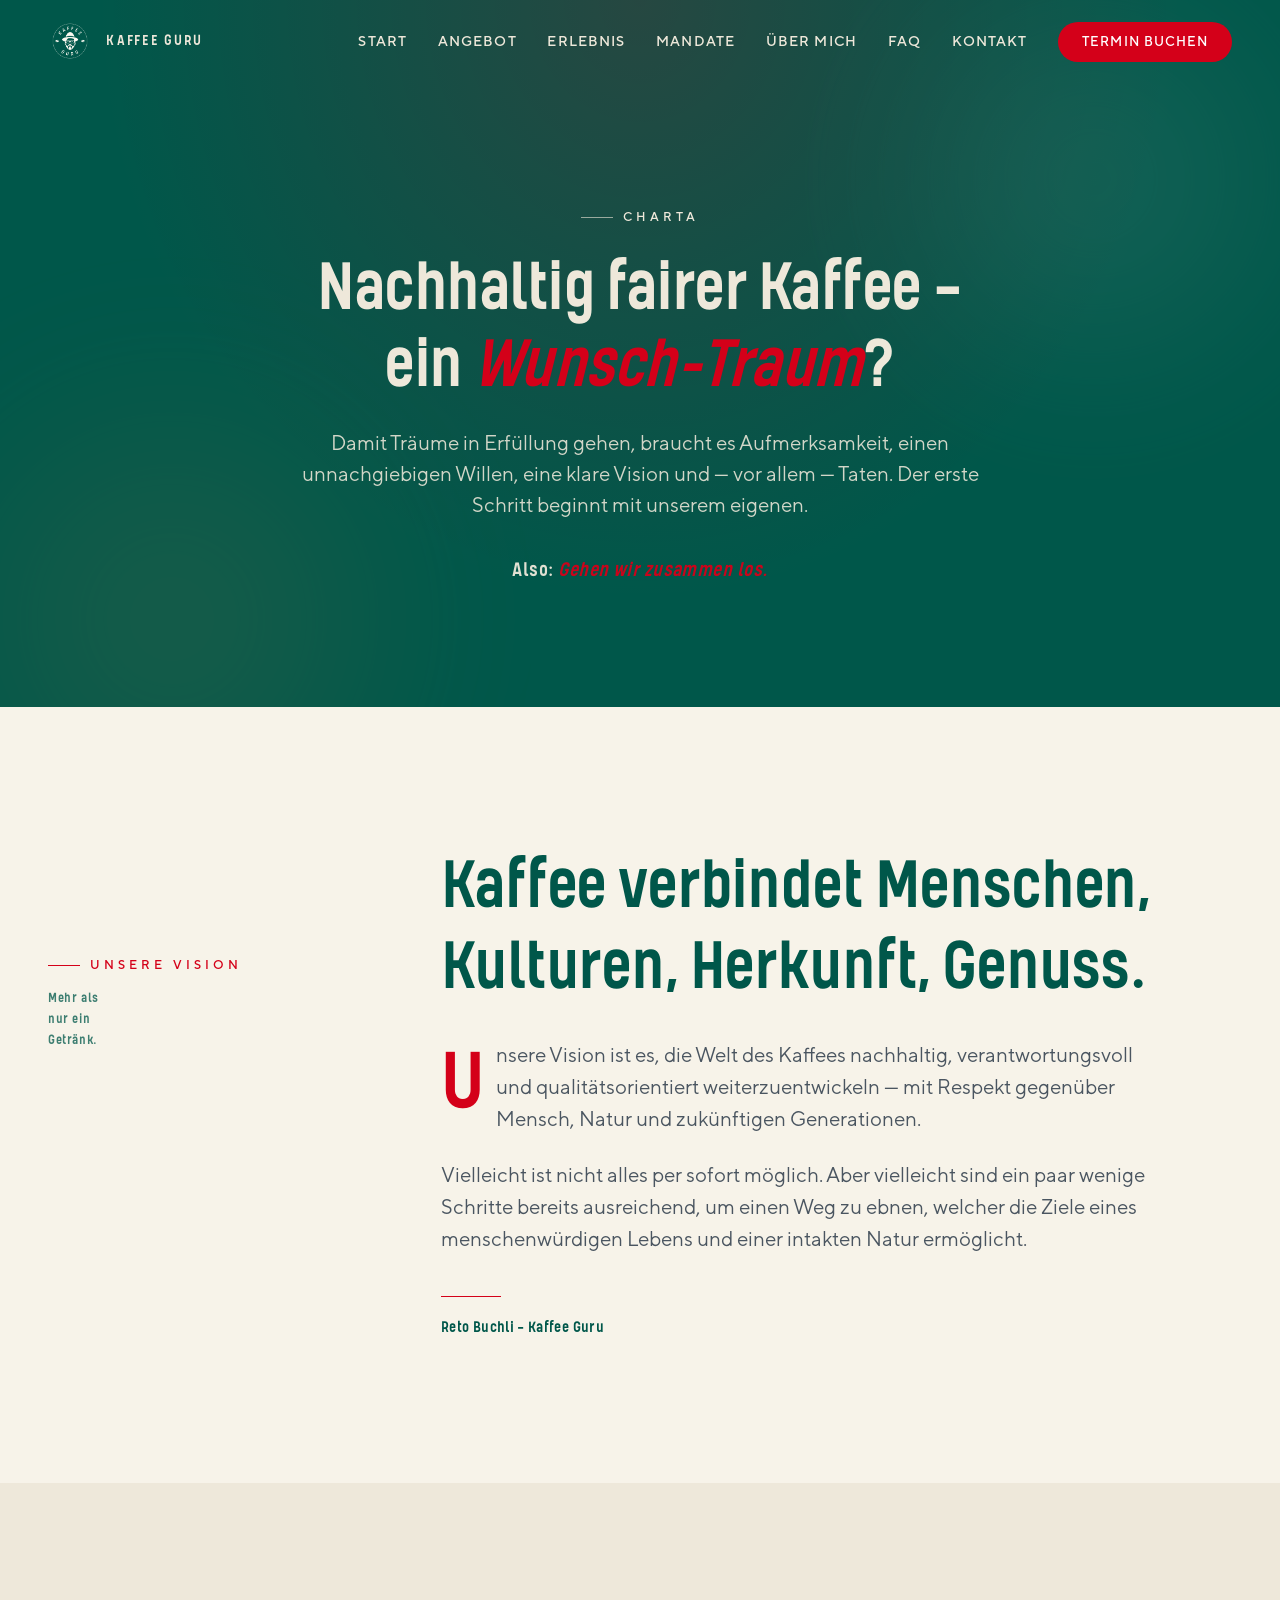
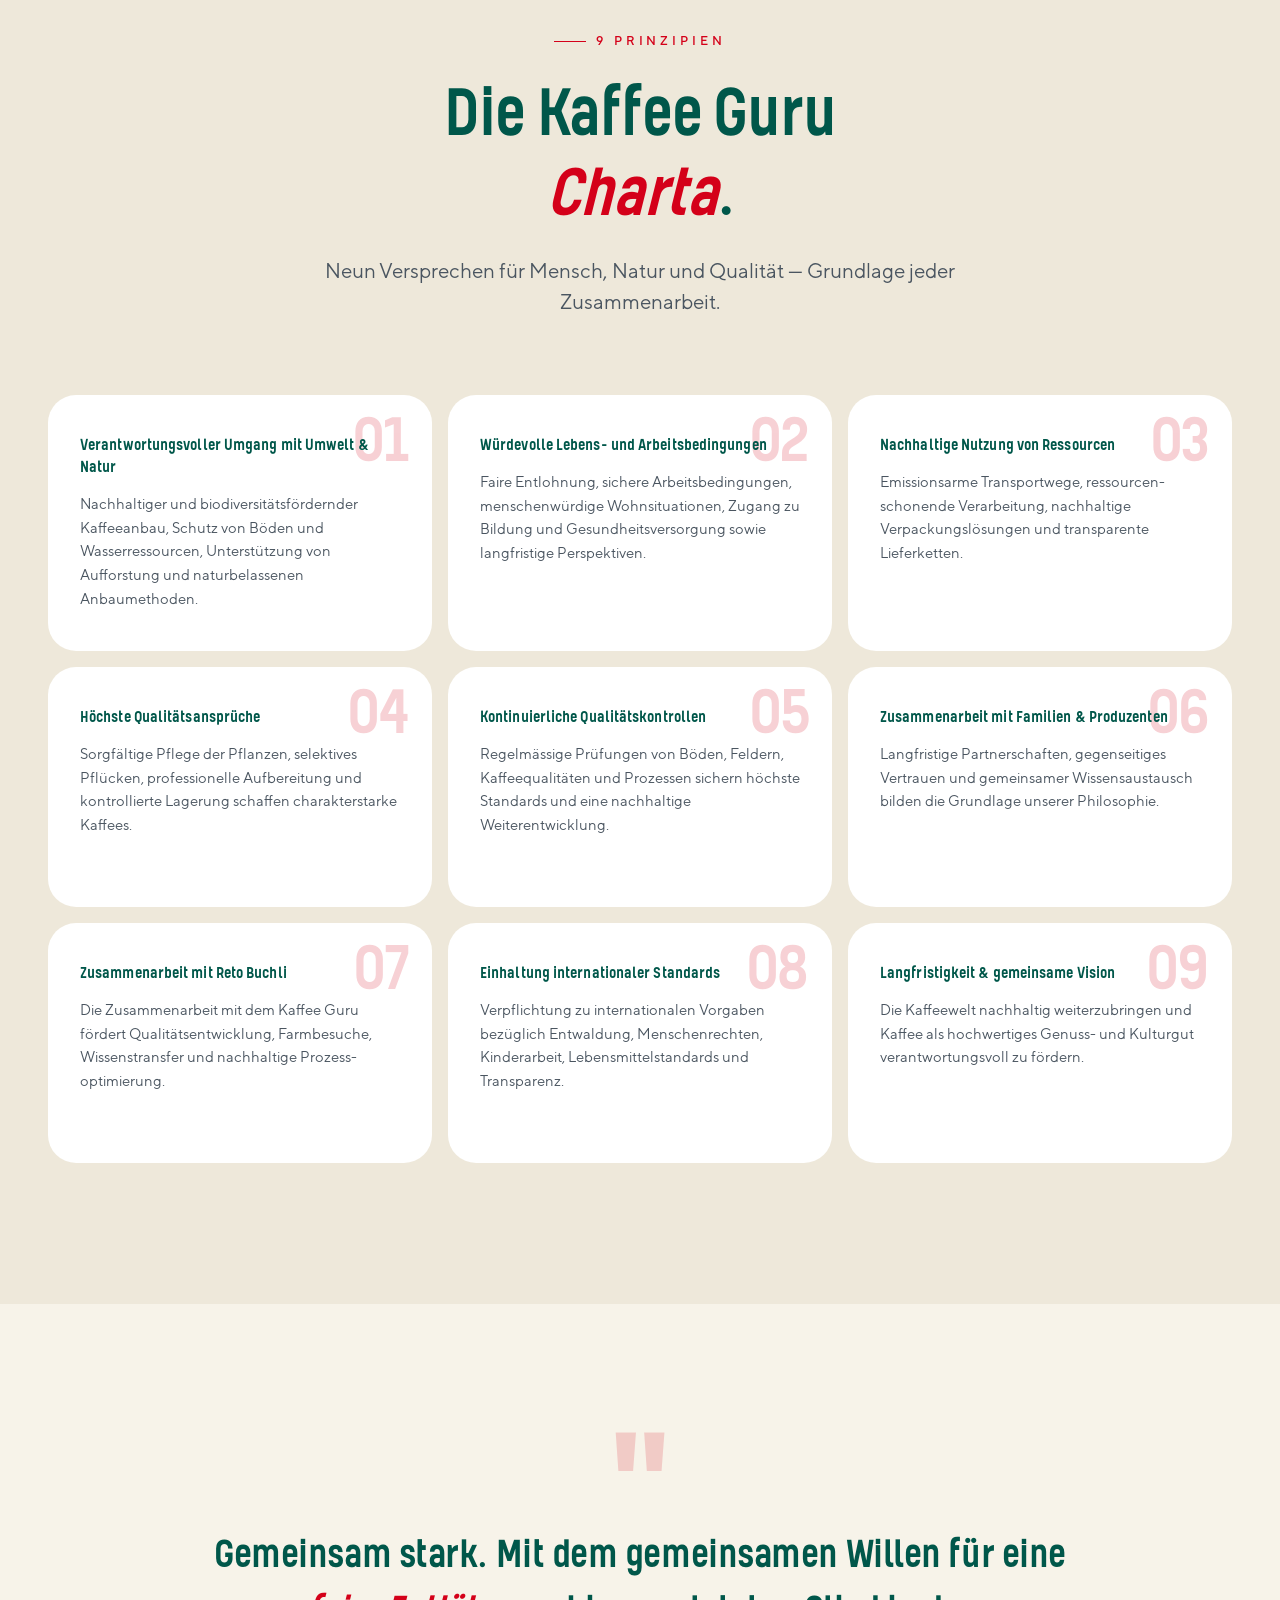
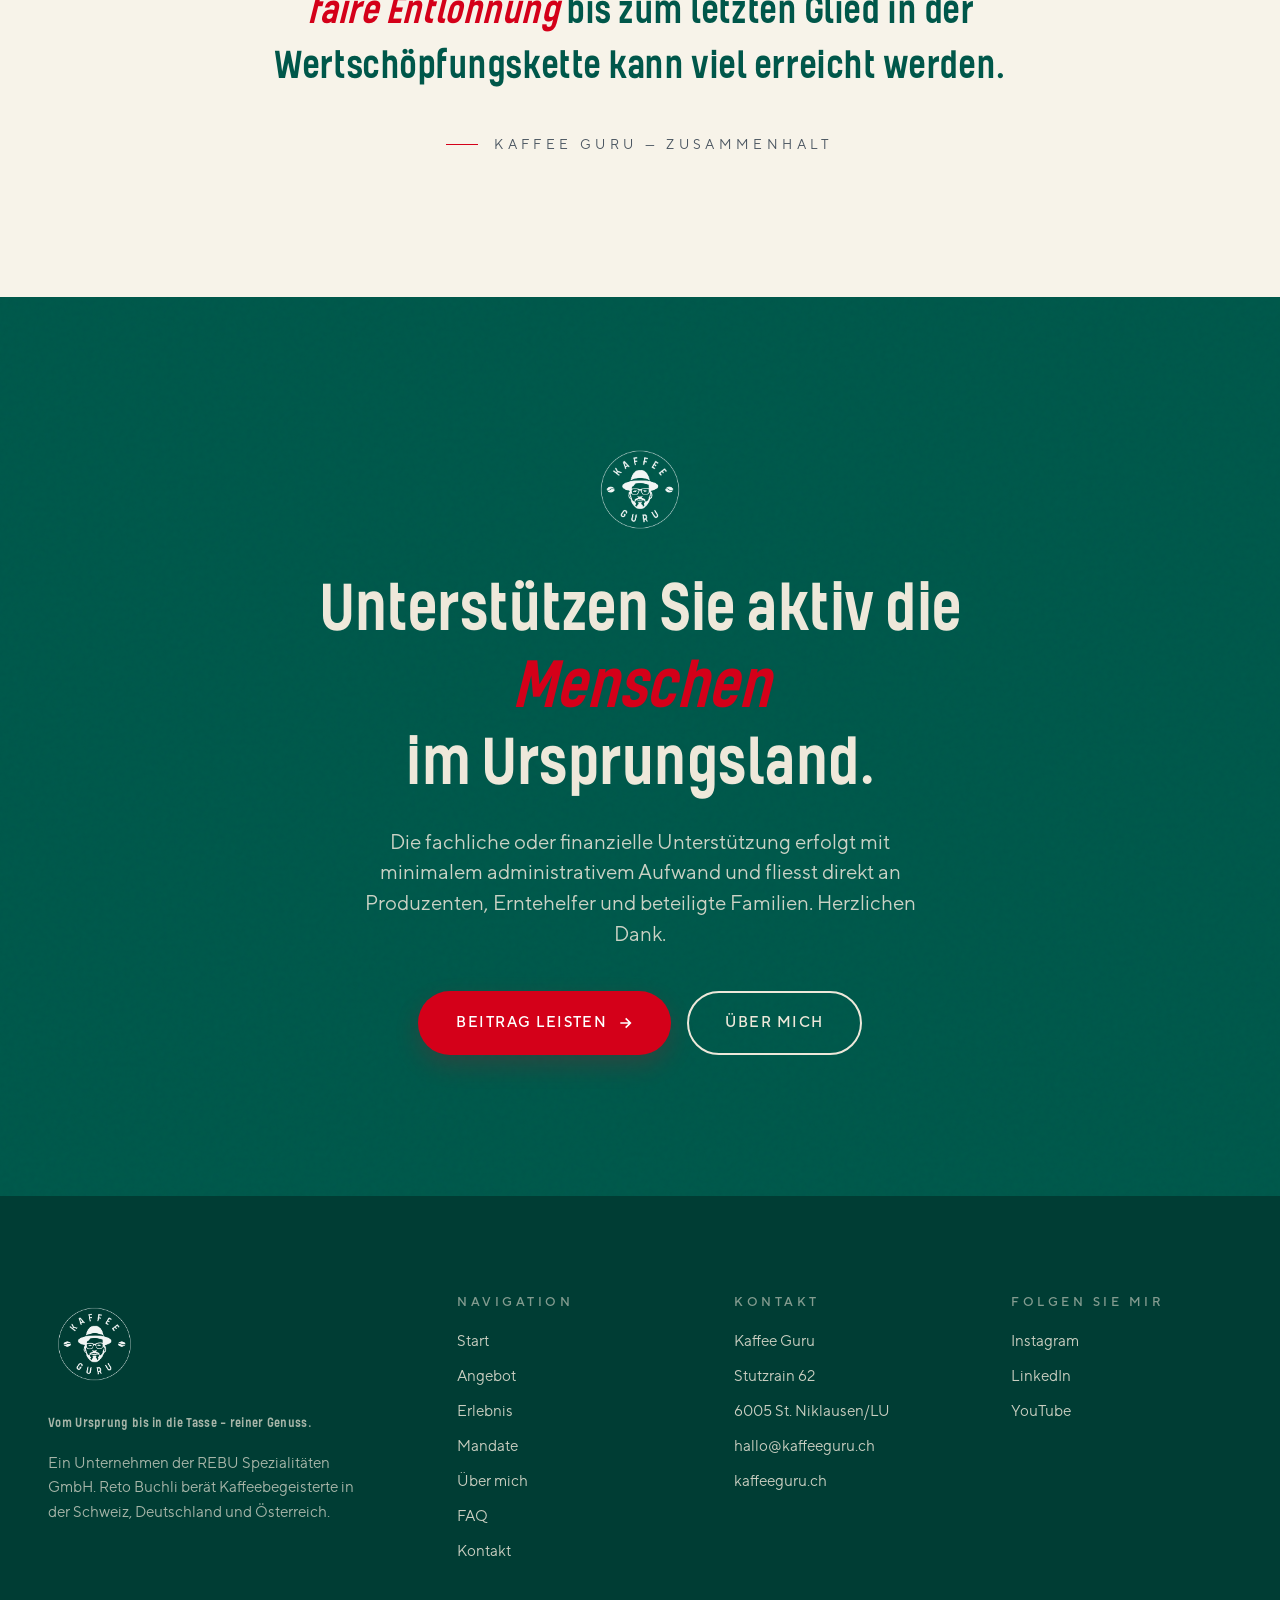
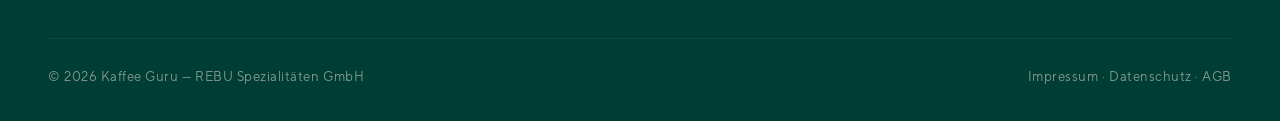
<file: charta.html>
<!DOCTYPE html>
<html lang="de">
<head>
  <meta charset="UTF-8" />
  <meta name="viewport" content="width=device-width, initial-scale=1.0" />
  <title>Charta — Kaffee Guru | Nachhaltigkeit & Verantwortung</title>
  <meta name="description" content="Die Kaffee Guru Charta — Vision und Versprechen für eine nachhaltige, faire und qualitätsvolle Kaffeewelt." />
  <link rel="icon" href="assets/images/logo.png" type="image/png" />
  <link rel="stylesheet" href="css/styles.css?v=9" />
</head>
<body>

  <header class="site-header is-light">
    <nav class="nav">
      <a class="nav__brand" href="index.html">
        <img src="assets/images/logo.png" alt="Kaffee Guru" />
        <span>Kaffee Guru</span>
      </a>
      <button class="nav-toggle" aria-label="Menü öffnen">
        <span></span><span></span><span></span>
      </button>
      <ul class="nav__menu">
        <li><a href="index.html">Start</a></li>
        <li><a href="angebot.html">Angebot</a></li>
        <li><a href="erlebnis.html">Erlebnis</a></li>
        <li><a href="mandate.html">Mandate</a></li>
        <li><a href="ueber-mich.html">Über mich</a></li>
        <li><a href="faq.html">FAQ</a></li>
        <li><a href="kontakt.html">Kontakt</a></li>
        <li><a href="buchung.html" class="nav__cta">Termin buchen</a></li>
      </ul>
    </nav>
  </header>

  <main>

    <!-- SUBHERO -->
    <section class="subhero">
      <div class="subhero__bg-circle subhero__bg-circle--1"></div>
      <div class="subhero__bg-circle subhero__bg-circle--2"></div>
      <div class="container subhero__inner">
        <span class="eyebrow eyebrow--light eyebrow--center reveal">Charta</span>
        <h1 class="reveal">Nachhaltig fairer Kaffee —<br>ein <em>Wunsch-Traum</em>?</h1>
        <p class="reveal" style="--reveal-delay: 0.1s;">
          Damit Träume in Erfüllung gehen, braucht es Aufmerksamkeit, einen unnachgiebigen Willen, eine klare Vision und — vor allem — Taten. Der erste Schritt beginnt mit unserem eigenen.
        </p>
        <p class="reveal" style="--reveal-delay: 0.2s; font-family: var(--font-display); font-size: 1.4rem; letter-spacing: 0.02em; color: var(--beige); margin-top: 32px; opacity: 0.95;">
          Also: <em style="color: var(--red); font-style: italic;">Gehen wir zusammen los.</em>
        </p>
      </div>
    </section>

    <!-- VISION MANIFESTO -->
    <section class="manifesto">
      <div class="container">
        <div class="manifesto__inner">
          <div class="manifesto__label reveal">
            <span class="eyebrow">Unsere Vision</span>
            <p class="manifesto__label-text">Mehr als<br>nur ein<br>Getränk.</p>
          </div>
          <div class="manifesto__body reveal" style="--reveal-delay: 0.1s;">
            <h2>Kaffee verbindet Menschen,<br>Kulturen, Herkunft, Genuss.</h2>
            <p class="drop-cap">
              Unsere Vision ist es, die Welt des Kaffees nachhaltig, verantwortungsvoll und qualitätsorientiert weiterzuentwickeln — mit Respekt gegenüber Mensch, Natur und zukünftigen Generationen.
            </p>
            <p>
              Vielleicht ist nicht alles per sofort möglich. Aber vielleicht sind ein paar wenige Schritte bereits ausreichend, um einen Weg zu ebnen, welcher die Ziele eines menschenwürdigen Lebens und einer intakten Natur ermöglicht.
            </p>
            <div class="manifesto__signature">Reto Buchli — Kaffee Guru</div>
          </div>
        </div>
      </div>
    </section>

    <!-- 9 PRINCIPLES -->
    <section style="background: var(--beige);">
      <div class="container">
        <div class="section-head section-head--center reveal">
          <span class="eyebrow">9 Prinzipien</span>
          <h2>Die Kaffee Guru<br><em style="color: var(--red); font-style: italic;">Charta</em>.</h2>
          <p>Neun Versprechen für Mensch, Natur und Qualität — Grundlage jeder Zusammenarbeit.</p>
        </div>

        <div class="principles">
          <div class="principle reveal">
            <span class="principle__num">01</span>
            <h3 class="principle__title">Verantwortungsvoller Umgang mit Umwelt & Natur</h3>
            <p class="principle__desc">Nachhaltiger und biodiversitäts­fördernder Kaffeeanbau, Schutz von Böden und Wasserressourcen, Unterstützung von Aufforstung und naturbelassenen Anbaumethoden.</p>
          </div>
          <div class="principle reveal" style="--reveal-delay: 0.06s;">
            <span class="principle__num">02</span>
            <h3 class="principle__title">Würdevolle Lebens- und Arbeits­bedingungen</h3>
            <p class="principle__desc">Faire Entlohnung, sichere Arbeitsbedingungen, menschenwürdige Wohnsituationen, Zugang zu Bildung und Gesundheits­versorgung sowie langfristige Perspektiven.</p>
          </div>
          <div class="principle reveal" style="--reveal-delay: 0.12s;">
            <span class="principle__num">03</span>
            <h3 class="principle__title">Nachhaltige Nutzung von Ressourcen</h3>
            <p class="principle__desc">Emissionsarme Transportwege, ressourcen­schonende Verarbeitung, nachhaltige Verpackungs­lösungen und transparente Lieferketten.</p>
          </div>
          <div class="principle reveal" style="--reveal-delay: 0.18s;">
            <span class="principle__num">04</span>
            <h3 class="principle__title">Höchste Qualitäts­ansprüche</h3>
            <p class="principle__desc">Sorgfältige Pflege der Pflanzen, selektives Pflücken, professionelle Aufbereitung und kontrollierte Lagerung schaffen charakterstarke Kaffees.</p>
          </div>
          <div class="principle reveal" style="--reveal-delay: 0.24s;">
            <span class="principle__num">05</span>
            <h3 class="principle__title">Kontinuierliche Qualitäts­kontrollen</h3>
            <p class="principle__desc">Regelmässige Prüfungen von Böden, Feldern, Kaffeequalitäten und Prozessen sichern höchste Standards und eine nachhaltige Weiterentwicklung.</p>
          </div>
          <div class="principle reveal" style="--reveal-delay: 0.30s;">
            <span class="principle__num">06</span>
            <h3 class="principle__title">Zusammenarbeit mit Familien & Produzenten</h3>
            <p class="principle__desc">Langfristige Partnerschaften, gegenseitiges Vertrauen und gemeinsamer Wissensaustausch bilden die Grundlage unserer Philosophie.</p>
          </div>
          <div class="principle reveal" style="--reveal-delay: 0.36s;">
            <span class="principle__num">07</span>
            <h3 class="principle__title">Zusammenarbeit mit Reto Buchli</h3>
            <p class="principle__desc">Die Zusammenarbeit mit dem Kaffee Guru fördert Qualitäts­entwicklung, Farmbesuche, Wissenstransfer und nachhaltige Prozess­optimierung.</p>
          </div>
          <div class="principle reveal" style="--reveal-delay: 0.42s;">
            <span class="principle__num">08</span>
            <h3 class="principle__title">Einhaltung internationaler Standards</h3>
            <p class="principle__desc">Verpflichtung zu internationalen Vorgaben bezüglich Entwaldung, Menschenrechten, Kinderarbeit, Lebensmittel­standards und Transparenz.</p>
          </div>
          <div class="principle reveal" style="--reveal-delay: 0.48s;">
            <span class="principle__num">09</span>
            <h3 class="principle__title">Langfristigkeit & gemeinsame Vision</h3>
            <p class="principle__desc">Die Kaffeewelt nachhaltig weiterzubringen und Kaffee als hochwertiges Genuss- und Kulturgut verantwortungs­voll zu fördern.</p>
          </div>
        </div>
      </div>
    </section>

    <!-- PULL QUOTE -->
    <section class="pull-quote">
      <div class="container">
        <div class="pull-quote__inner reveal">
          <span class="pull-quote__mark">"</span>
          <p class="pull-quote__text">
            Gemeinsam stark. Mit dem gemeinsamen Willen für eine <em style="color: var(--red); font-style: italic;">faire Entlöhnung</em> bis zum letzten Glied in der Wertschöpfungs­kette kann viel erreicht werden.
          </p>
          <cite class="pull-quote__cite">Kaffee Guru — Zusammenhalt</cite>
        </div>
      </div>
    </section>

    <!-- BIG CTA -->
    <section class="big-cta">
      <div class="container container--narrow">
        <div class="reveal">
          <img src="assets/images/logo.png" alt="" class="big-cta__logo" />
          <h2>Unterstützen Sie aktiv die <em>Menschen</em><br>im Ursprungsland.</h2>
          <p>Die fachliche oder finanzielle Unterstützung erfolgt mit minimalem administrativem Aufwand und fliesst direkt an Produzenten, Erntehelfer und beteiligte Familien. Herzlichen Dank.</p>
          <div class="big-cta__ctas">
            <a href="kontakt.html?betreff=Charta" class="btn btn--primary">Beitrag leisten
              <svg viewBox="0 0 24 24" fill="none" stroke="currentColor" stroke-width="2.5"><path d="M5 12h14M13 5l7 7-7 7"/></svg>
            </a>
            <a href="ueber-mich.html" class="btn btn--outline-light">Über mich</a>
          </div>
        </div>
      </div>
    </section>

  </main>

  <footer class="site-footer">
    <div class="container">
      <div class="footer__grid">
        <div class="footer__brand">
          <img src="assets/images/logo.png" alt="Kaffee Guru" />
          <p class="footer__brand-tagline">Vom Ursprung bis in die Tasse — reiner Genuss.</p>
          <p>Ein Unternehmen der REBU Spezialitäten GmbH. Reto Buchli berät Kaffeebegeisterte in der Schweiz, Deutschland und Österreich.</p>
        </div>
        <div>
          <h5>Navigation</h5>
          <ul>
            <li><a href="index.html">Start</a></li>
            <li><a href="angebot.html">Angebot</a></li>
            <li><a href="erlebnis.html">Erlebnis</a></li>
            <li><a href="mandate.html">Mandate</a></li>
            <li><a href="ueber-mich.html">Über mich</a></li>
            <li><a href="faq.html">FAQ</a></li>
            <li><a href="kontakt.html">Kontakt</a></li>
          </ul>
        </div>
        <div>
          <h5>Kontakt</h5>
          <ul>
            <li>Kaffee Guru</li>
            <li>Stutzrain 62</li>
            <li>6005 St. Niklausen/LU</li>
            <li><a href="mailto:hallo@kaffeeguru.ch">hallo@kaffeeguru.ch</a></li>
            <li><a href="https://kaffeeguru.ch">kaffeeguru.ch</a></li>
          </ul>
        </div>
        <div>
          <h5>Folgen Sie mir</h5>
          <ul>
            <li><a href="#">Instagram</a></li>
            <li><a href="#">LinkedIn</a></li>
            <li><a href="#">YouTube</a></li>
          </ul>
        </div>
      </div>
      <div class="footer__bottom">
        <span>© 2026 Kaffee Guru — REBU Spezialitäten GmbH</span>
        <span>Impressum · Datenschutz · AGB</span>
      </div>
    </div>
  </footer>

  <script src="js/script.js?v=9"></script>
</body>
</html>
</file>
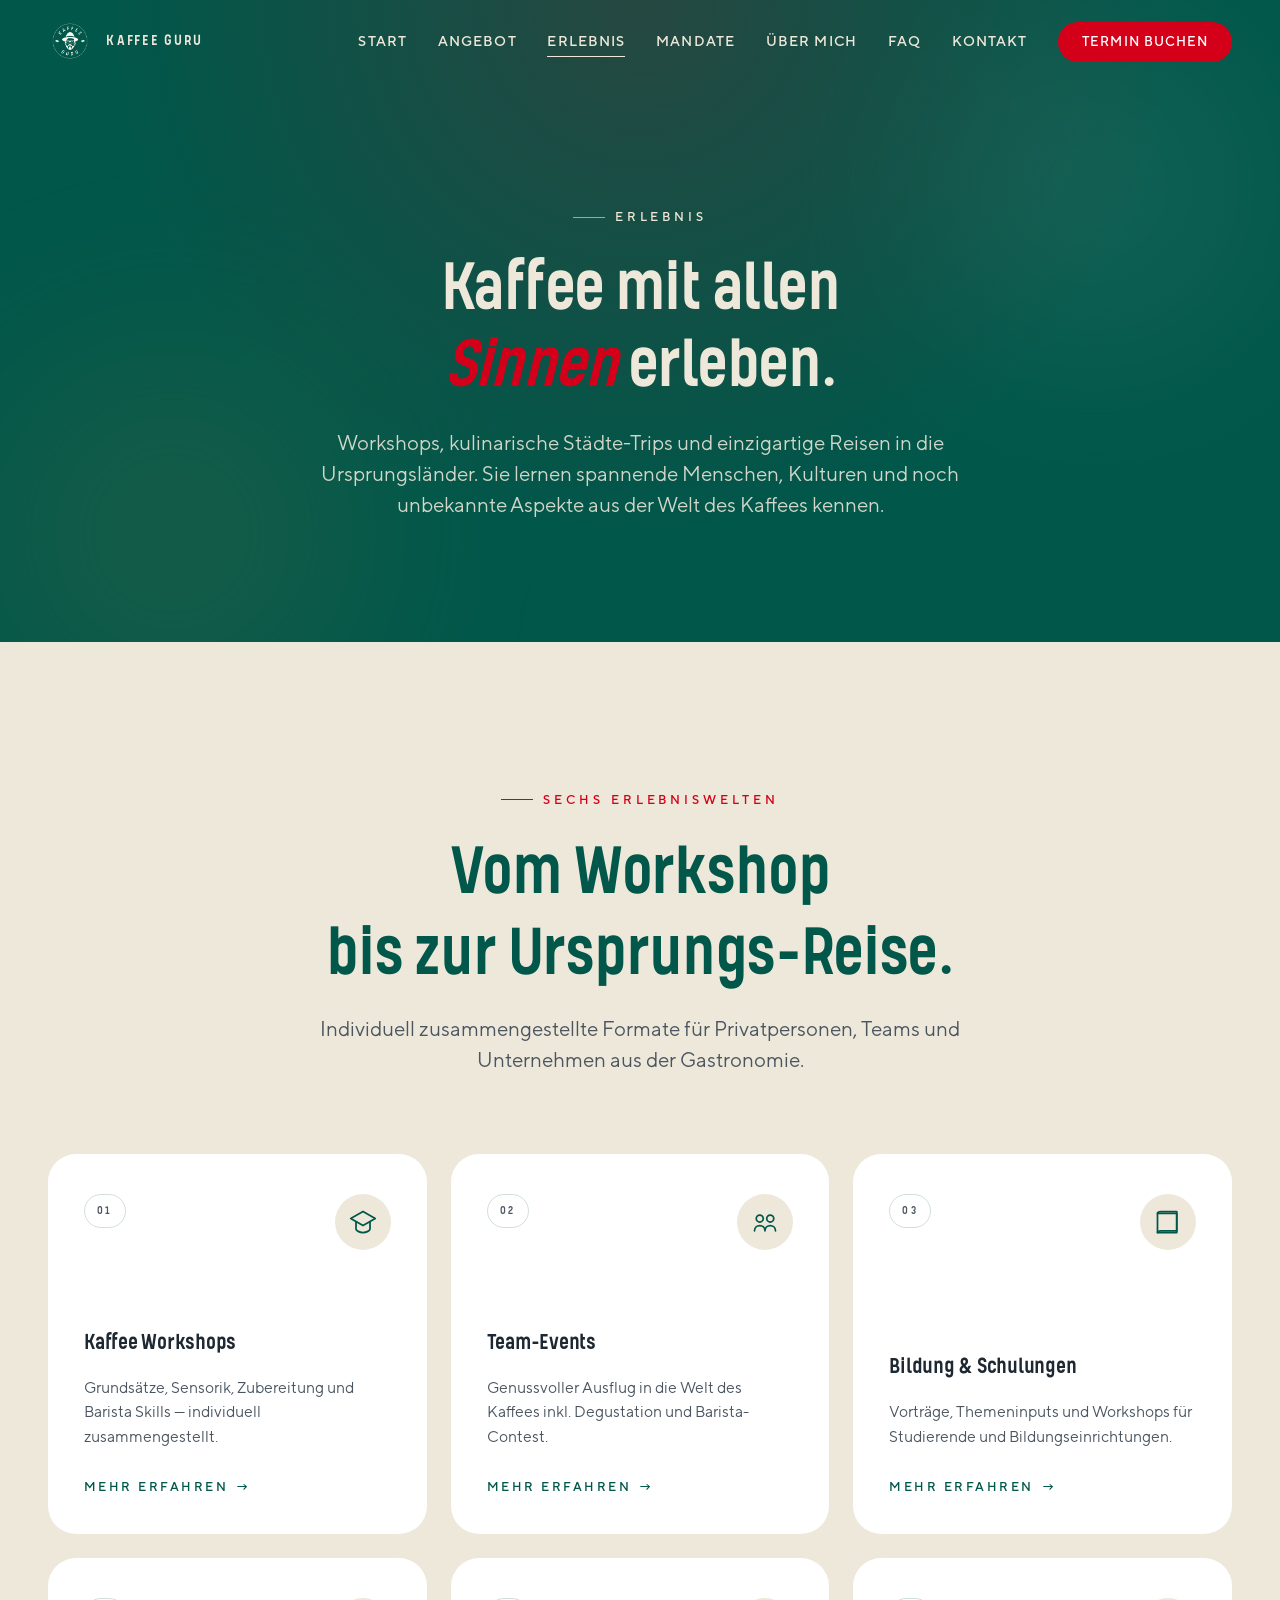
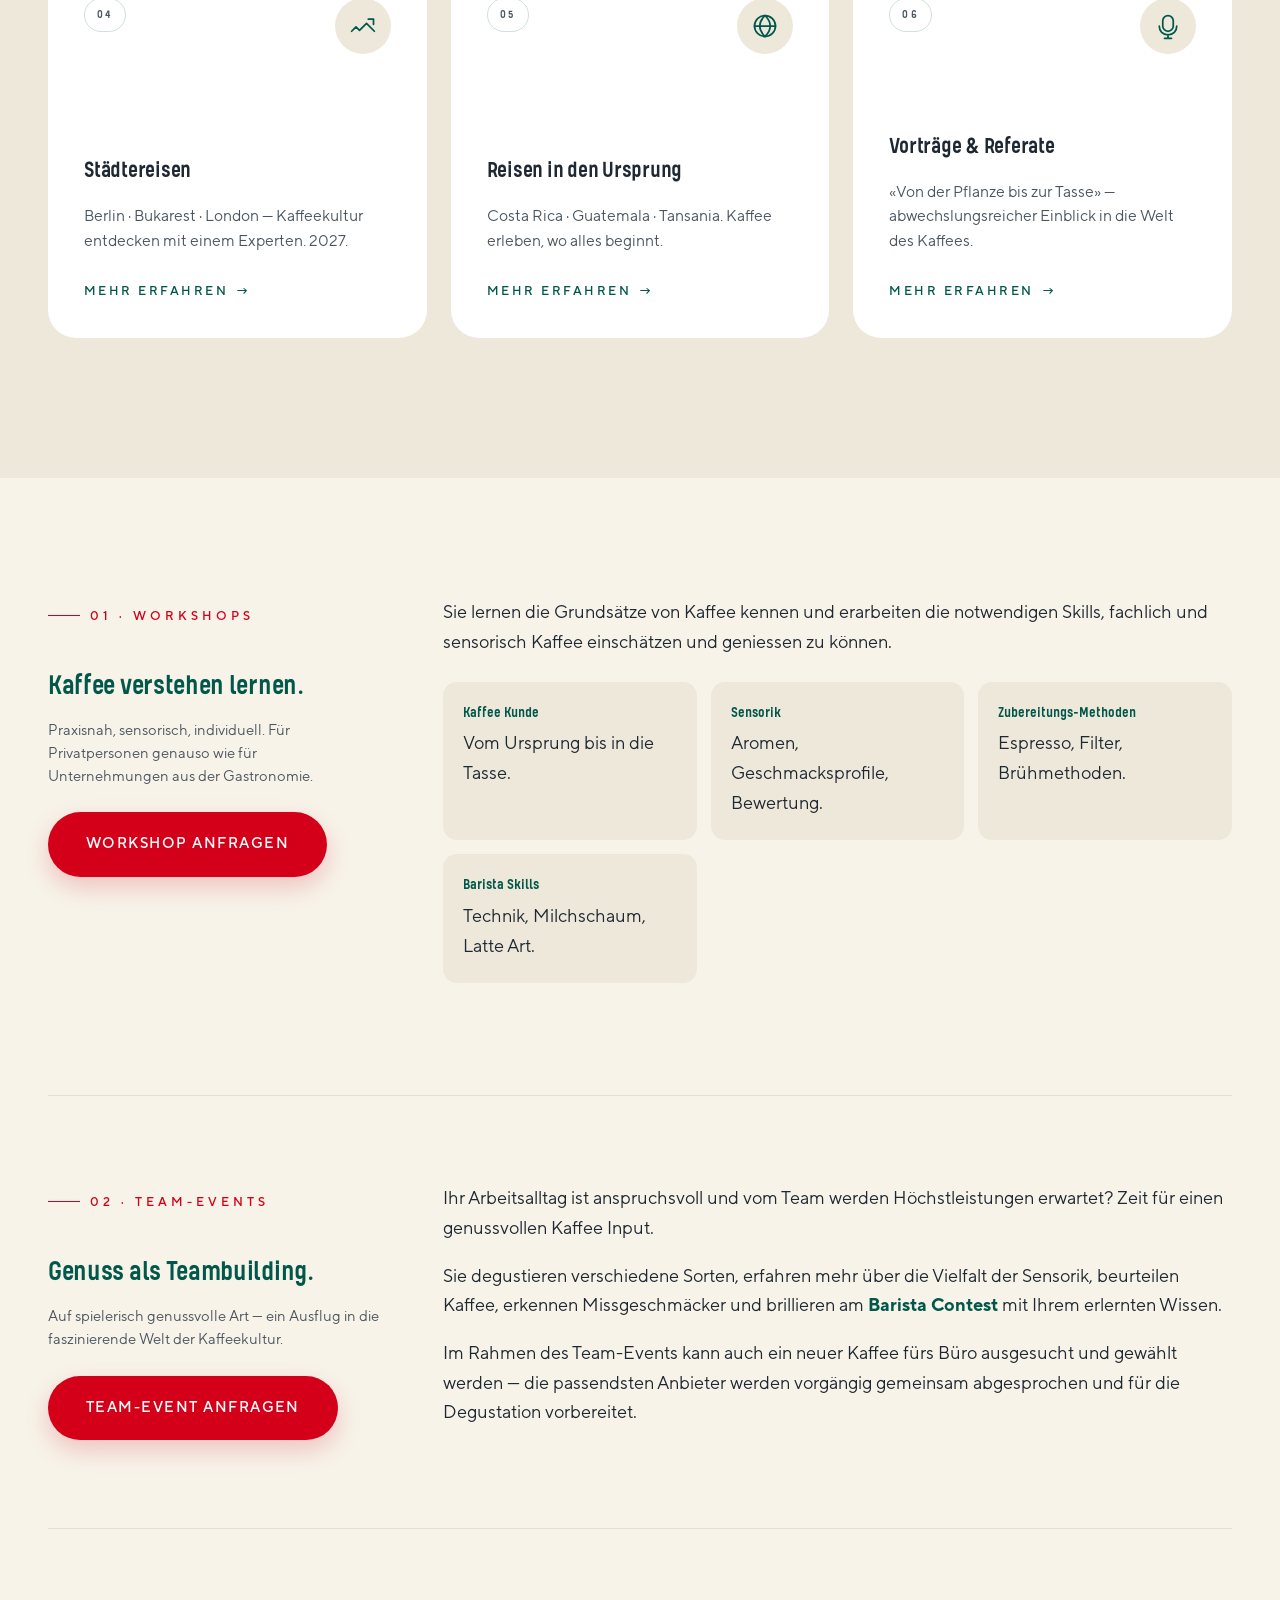
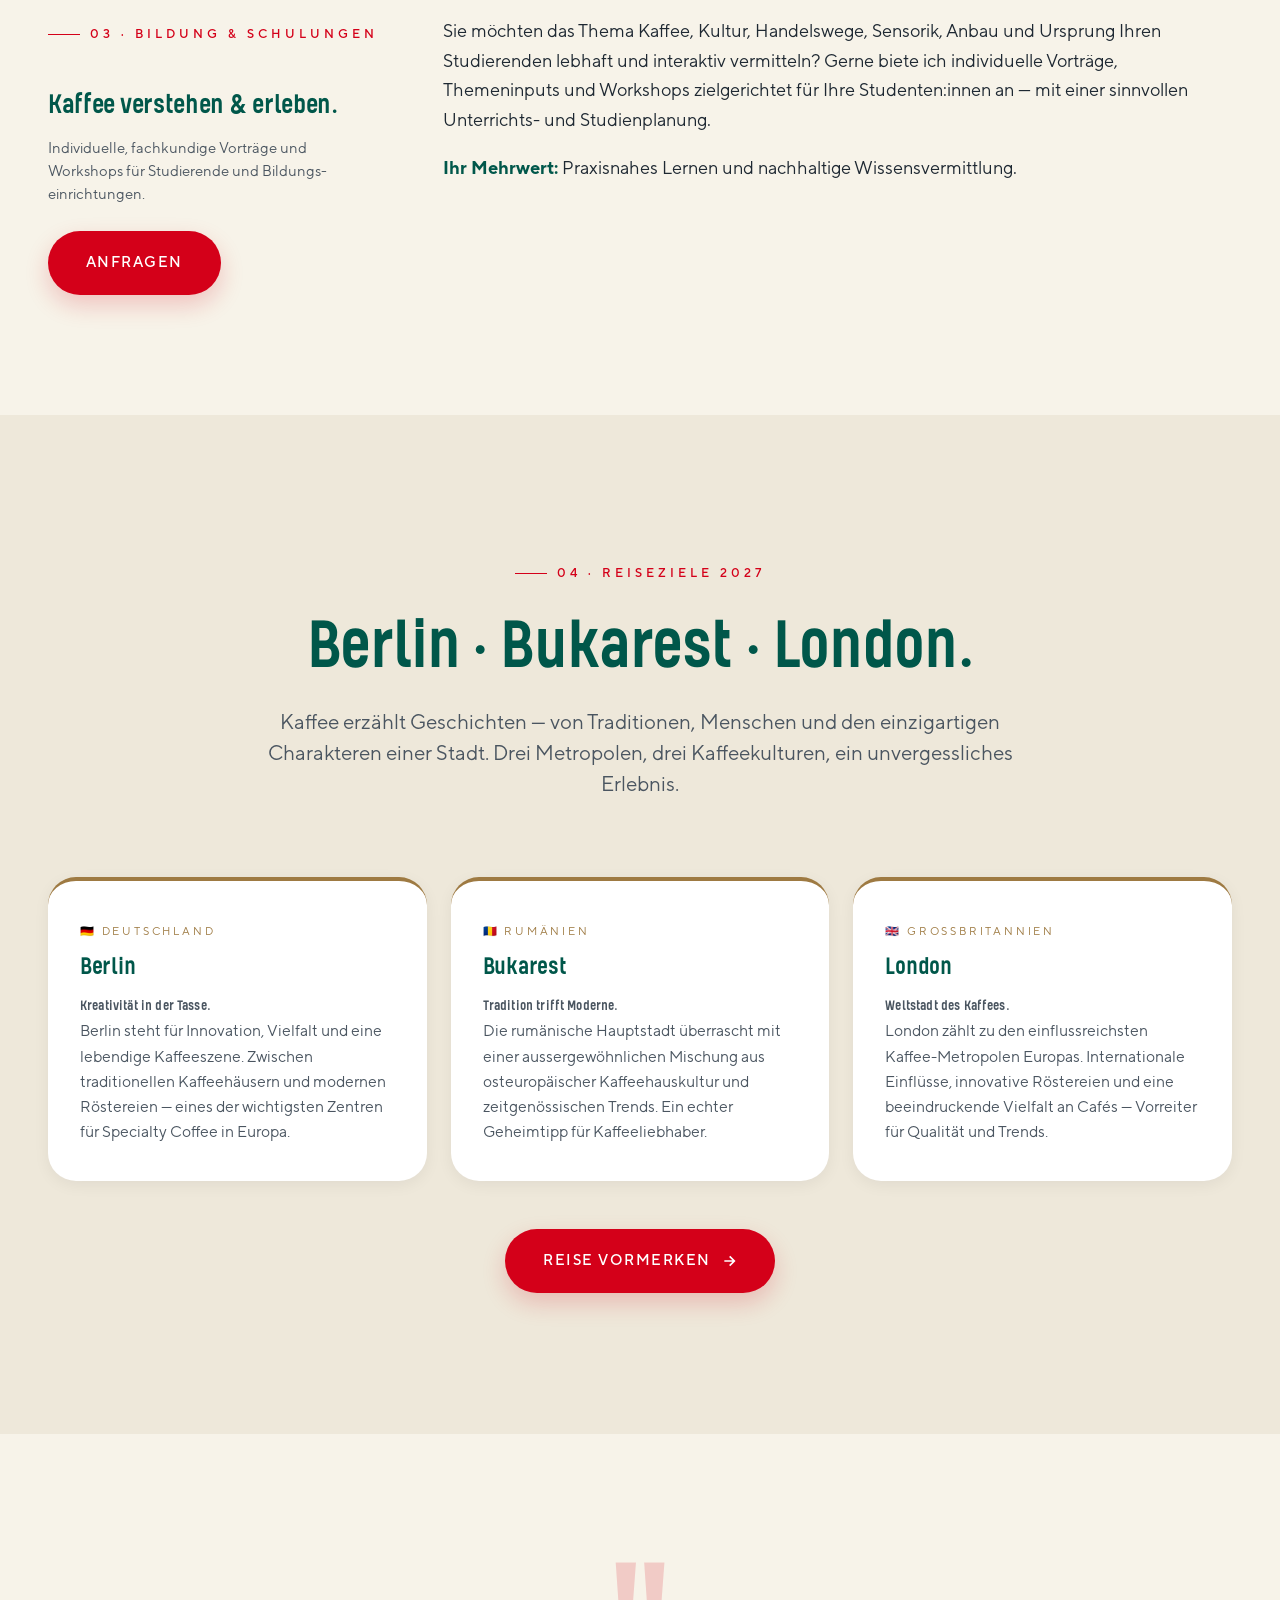
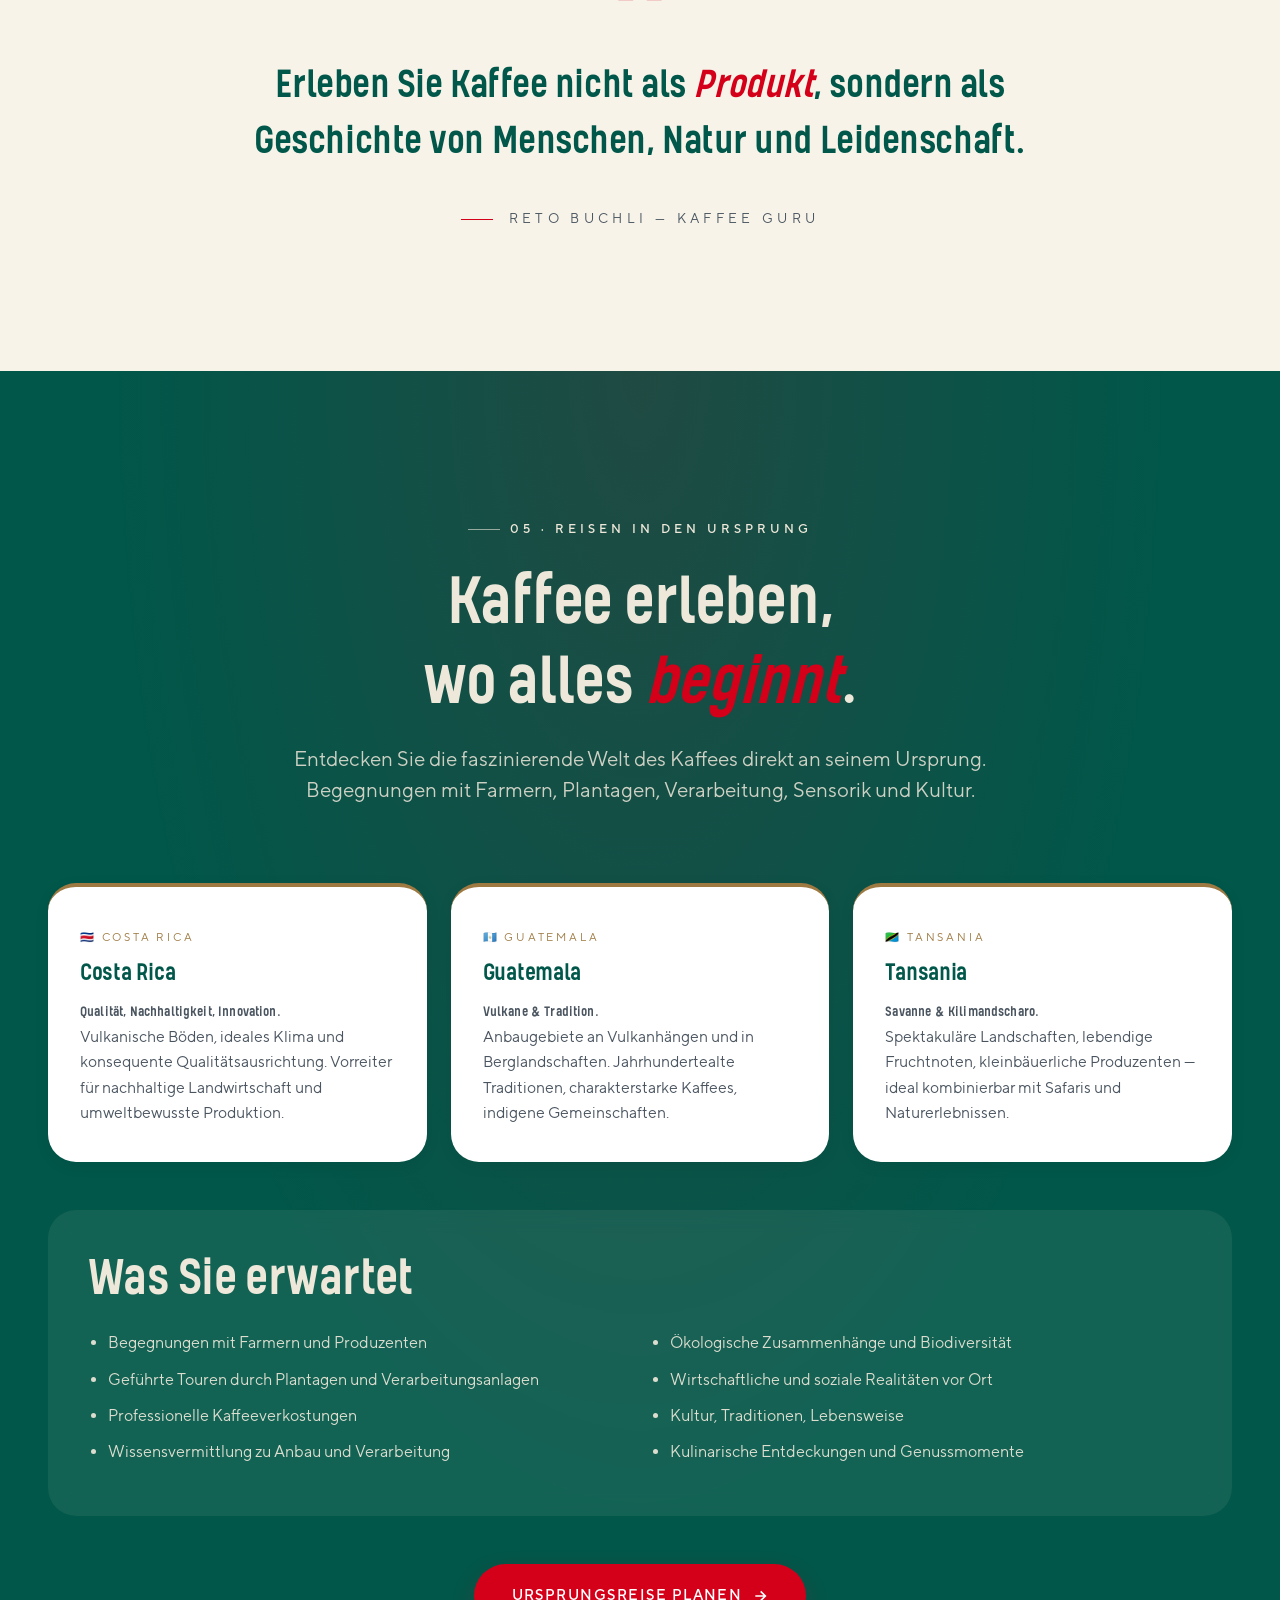
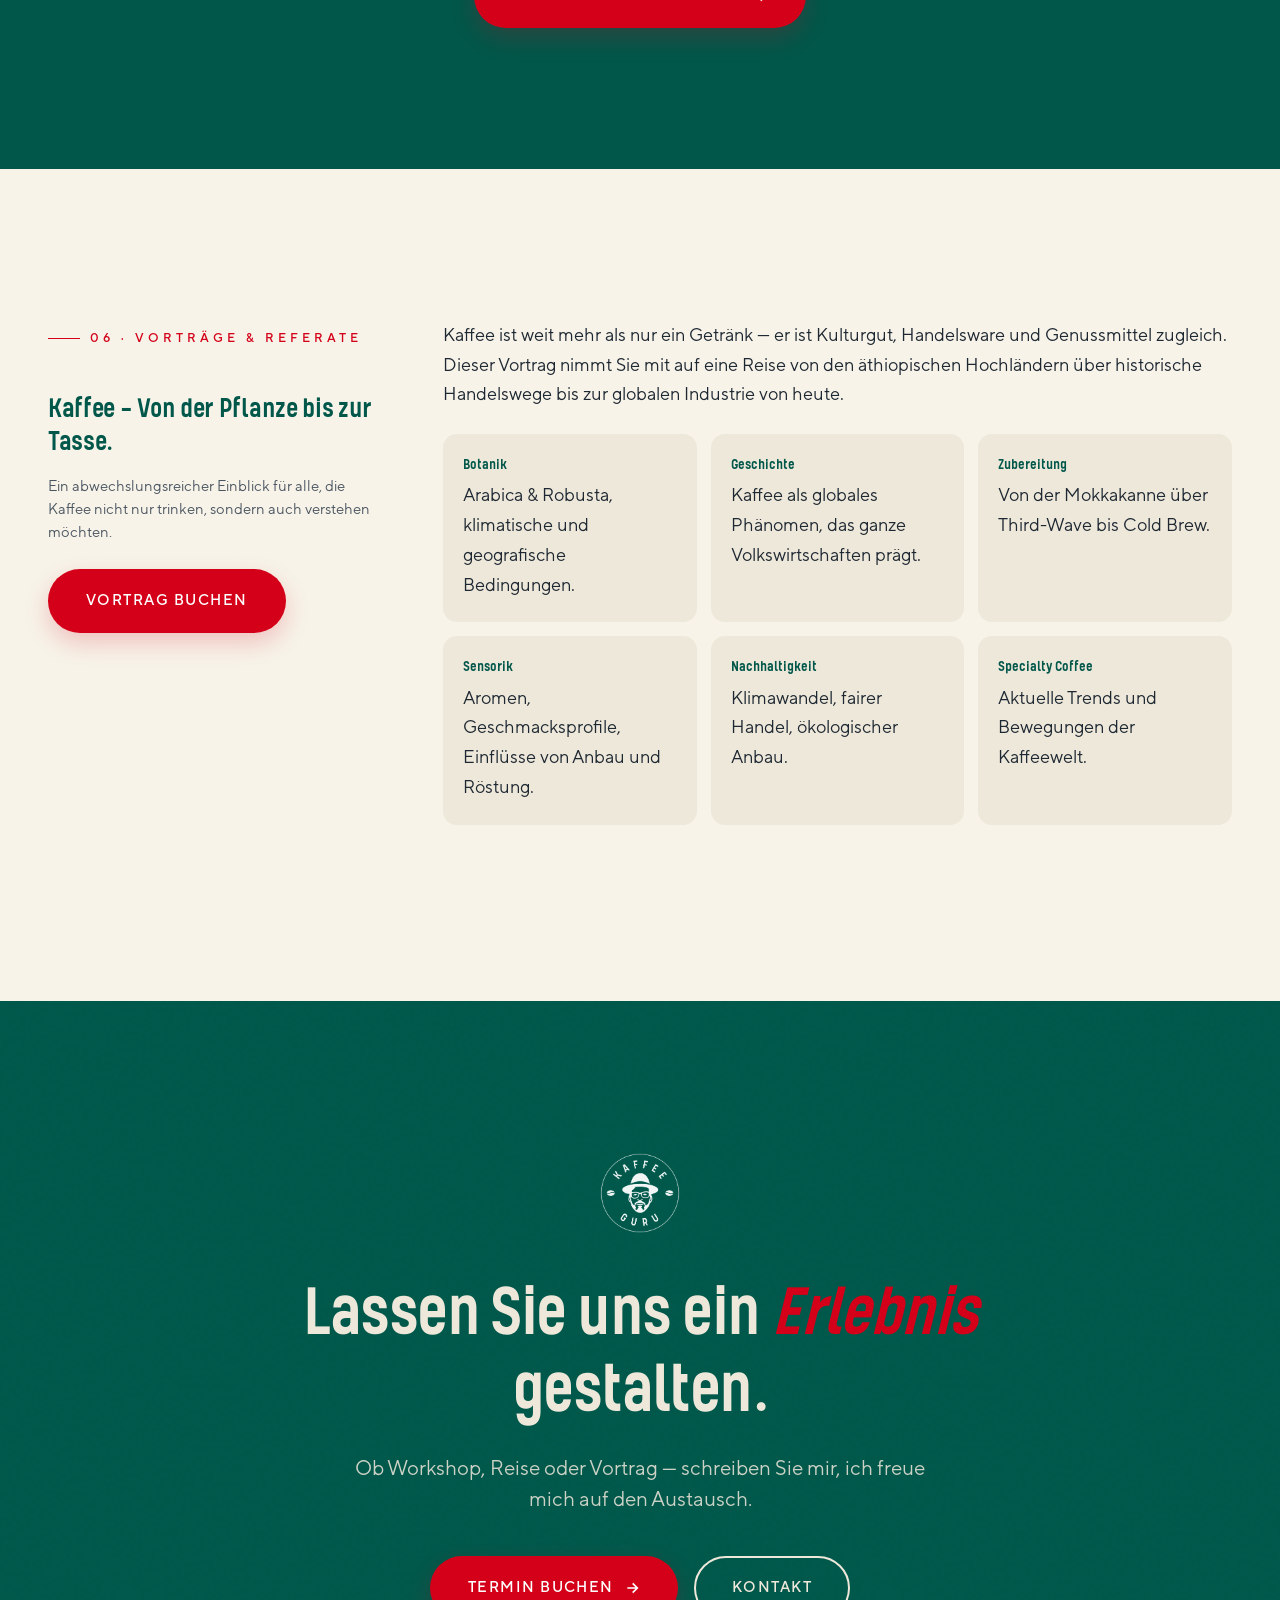
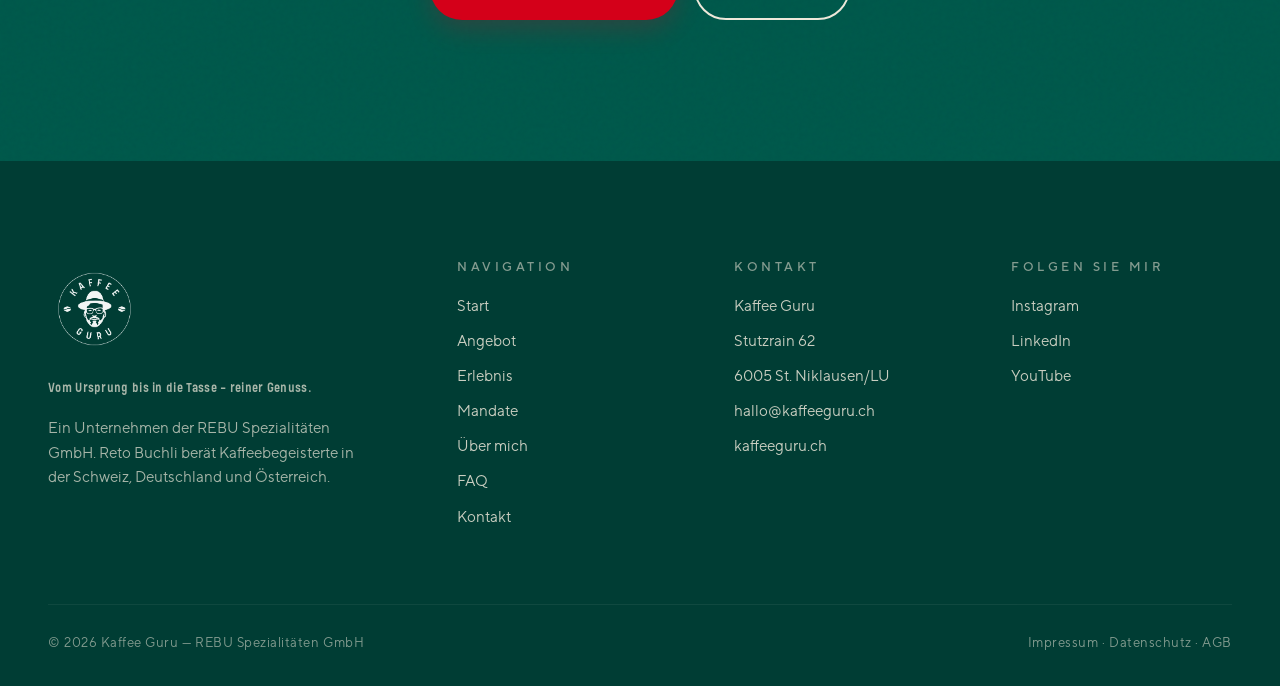
<file: erlebnis.html>
<!DOCTYPE html>
<html lang="de">
<head>
  <meta charset="UTF-8" />
  <meta name="viewport" content="width=device-width, initial-scale=1.0" />
  <title>Erlebnis — Kaffee Guru | Workshops, Reisen & Vorträge</title>
  <meta name="description" content="Kaffee Workshops, Team-Events, Reisen nach Berlin, Bukarest, London und in die Ursprungsländer Costa Rica, Guatemala und Tansania." />
  <link rel="icon" href="assets/images/logo.png" type="image/png" />
  <link rel="stylesheet" href="css/styles.css?v=9" />
</head>
<body>

  <header class="site-header is-light">
    <nav class="nav">
      <a class="nav__brand" href="index.html">
        <img src="assets/images/logo.png" alt="Kaffee Guru" />
        <span>Kaffee Guru</span>
      </a>
      <button class="nav-toggle" aria-label="Menü öffnen">
        <span></span><span></span><span></span>
      </button>
      <ul class="nav__menu">
        <li><a href="index.html">Start</a></li>
        <li><a href="angebot.html">Angebot</a></li>
        <li><a href="erlebnis.html" class="active">Erlebnis</a></li>
        <li><a href="mandate.html">Mandate</a></li>
        <li><a href="ueber-mich.html">Über mich</a></li>
        <li><a href="faq.html">FAQ</a></li>
        <li><a href="kontakt.html">Kontakt</a></li>
        <li><a href="buchung.html" class="nav__cta">Termin buchen</a></li>
      </ul>
    </nav>
  </header>

  <main>

    <!-- SUBHERO -->
    <section class="subhero">
      <div class="subhero__bg-circle subhero__bg-circle--1"></div>
      <div class="subhero__bg-circle subhero__bg-circle--2"></div>
      <div class="container subhero__inner">
        <span class="eyebrow eyebrow--light eyebrow--center reveal">Erlebnis</span>
        <h1 class="reveal">Kaffee mit allen<br><em>Sinnen</em> erleben.</h1>
        <p class="reveal" style="--reveal-delay: 0.1s;">
          Workshops, kulinarische Städte-Trips und einzigartige Reisen in die Ursprungsländer. Sie lernen spannende Menschen, Kulturen und noch unbekannte Aspekte aus der Welt des Kaffees kennen.
        </p>
      </div>
    </section>

    <!-- QUICK NAV -->
    <section class="services">
      <div class="container">
        <div class="section-head section-head--center reveal">
          <span class="eyebrow">Sechs Erlebniswelten</span>
          <h2>Vom Workshop<br>bis zur Ursprungs-Reise.</h2>
          <p>Individuell zusammengestellte Formate für Privatpersonen, Teams und Unternehmen aus der Gastronomie.</p>
        </div>

        <div class="services__inner">
          <a href="#workshops" class="svc reveal">
            <div class="svc__head">
              <span class="svc__num">01</span>
              <div class="svc__icon">
                <svg viewBox="0 0 32 32" fill="none" stroke="currentColor" stroke-width="2" stroke-linecap="round" stroke-linejoin="round"><path d="M2 12L16 4l14 8-14 8L2 12z"/><path d="M8 16v8c0 2 4 4 8 4s8-2 8-4v-8"/></svg>
              </div>
            </div>
            <h3 class="svc__title">Kaffee Workshops</h3>
            <p class="svc__desc">Grundsätze, Sensorik, Zubereitung und Barista Skills — individuell zusammengestellt.</p>
            <span class="svc__cta">Mehr erfahren</span>
          </a>

          <a href="#team-events" class="svc reveal" style="--reveal-delay: 0.08s;">
            <div class="svc__head">
              <span class="svc__num">02</span>
              <div class="svc__icon">
                <svg viewBox="0 0 32 32" fill="none" stroke="currentColor" stroke-width="2" stroke-linecap="round" stroke-linejoin="round"><circle cx="10" cy="12" r="4"/><circle cx="22" cy="12" r="4"/><path d="M4 26c0-4 3-6 6-6s6 2 6 6M16 26c0-4 3-6 6-6s6 2 6 6"/></svg>
              </div>
            </div>
            <h3 class="svc__title">Team-Events</h3>
            <p class="svc__desc">Genussvoller Ausflug in die Welt des Kaffees inkl. Degustation und Barista-Contest.</p>
            <span class="svc__cta">Mehr erfahren</span>
          </a>

          <a href="#bildung" class="svc reveal" style="--reveal-delay: 0.16s;">
            <div class="svc__head">
              <span class="svc__num">03</span>
              <div class="svc__icon">
                <svg viewBox="0 0 32 32" fill="none" stroke="currentColor" stroke-width="2" stroke-linecap="round" stroke-linejoin="round"><path d="M4 6h22v22H4z"/><path d="M4 6c0-2 2-2 4-2h18v22H8c-2 0-4 0-4 2"/></svg>
              </div>
            </div>
            <h3 class="svc__title">Bildung & Schulungen</h3>
            <p class="svc__desc">Vorträge, Themeninputs und Workshops für Studierende und Bildungseinrichtungen.</p>
            <span class="svc__cta">Mehr erfahren</span>
          </a>

          <a href="#staedtereisen" class="svc reveal" style="--reveal-delay: 0.24s;">
            <div class="svc__head">
              <span class="svc__num">04</span>
              <div class="svc__icon">
                <svg viewBox="0 0 32 32" fill="none" stroke="currentColor" stroke-width="2" stroke-linecap="round" stroke-linejoin="round"><path d="M3 22l5-5 4 4 8-8 9 9M22 8h6v6"/></svg>
              </div>
            </div>
            <h3 class="svc__title">Städtereisen</h3>
            <p class="svc__desc">Berlin · Bukarest · London — Kaffeekultur entdecken mit einem Experten. 2027.</p>
            <span class="svc__cta">Mehr erfahren</span>
          </a>

          <a href="#ursprung" class="svc reveal" style="--reveal-delay: 0.32s;">
            <div class="svc__head">
              <span class="svc__num">05</span>
              <div class="svc__icon">
                <svg viewBox="0 0 32 32" fill="none" stroke="currentColor" stroke-width="2" stroke-linecap="round" stroke-linejoin="round"><circle cx="16" cy="16" r="12"/><path d="M4 16h24M16 4c4 4 6 8 6 12s-2 8-6 12c-4-4-6-8-6-12s2-8 6-12z"/></svg>
              </div>
            </div>
            <h3 class="svc__title">Reisen in den Ursprung</h3>
            <p class="svc__desc">Costa Rica · Guatemala · Tansania. Kaffee erleben, wo alles beginnt.</p>
            <span class="svc__cta">Mehr erfahren</span>
          </a>

          <a href="#vortraege" class="svc reveal" style="--reveal-delay: 0.40s;">
            <div class="svc__head">
              <span class="svc__num">06</span>
              <div class="svc__icon">
                <svg viewBox="0 0 32 32" fill="none" stroke="currentColor" stroke-width="2" stroke-linecap="round" stroke-linejoin="round"><path d="M16 4a6 6 0 0 0-6 6v6a6 6 0 0 0 12 0v-6a6 6 0 0 0-6-6z"/><path d="M6 16c0 6 4 10 10 10s10-4 10-10M16 26v4M12 30h8"/></svg>
              </div>
            </div>
            <h3 class="svc__title">Vorträge & Referate</h3>
            <p class="svc__desc">«Von der Pflanze bis zur Tasse» — abwechslungsreicher Einblick in die Welt des Kaffees.</p>
            <span class="svc__cta">Mehr erfahren</span>
          </a>
        </div>
      </div>
    </section>

    <!-- WORKSHOPS FEATURE -->
    <section id="workshops" class="feature-rows" style="background: var(--beige-soft); padding: 32px 0;">
      <div class="container">
        <div class="feature">
          <div class="feature__label reveal">
            <span class="eyebrow">01 · Workshops</span>
            <h3>Kaffee verstehen lernen.</h3>
            <p class="feature__label-hint">Praxisnah, sensorisch, individuell. Für Privatpersonen genauso wie für Unternehmungen aus der Gastronomie.</p>
            <a href="kontakt.html?betreff=Workshop" class="btn btn--primary" style="margin-top: 24px;">Workshop anfragen</a>
          </div>
          <div class="feature__body reveal" style="--reveal-delay: 0.1s;">
            <p>Sie lernen die Grundsätze von Kaffee kennen und erarbeiten die notwendigen Skills, fachlich und sensorisch Kaffee einschätzen und geniessen zu können.</p>
            <div class="feature__chips">
              <div class="feature__chip"><div class="feature__chip-title">Kaffee Kunde</div><p class="feature__chip-desc">Vom Ursprung bis in die Tasse.</p></div>
              <div class="feature__chip"><div class="feature__chip-title">Sensorik</div><p class="feature__chip-desc">Aromen, Geschmacksprofile, Bewertung.</p></div>
              <div class="feature__chip"><div class="feature__chip-title">Zubereitungs-Methoden</div><p class="feature__chip-desc">Espresso, Filter, Brühmethoden.</p></div>
              <div class="feature__chip"><div class="feature__chip-title">Barista Skills</div><p class="feature__chip-desc">Technik, Milchschaum, Latte Art.</p></div>
            </div>
          </div>
        </div>

        <div id="team-events" class="feature">
          <div class="feature__label reveal">
            <span class="eyebrow">02 · Team-Events</span>
            <h3>Genuss als Teambuilding.</h3>
            <p class="feature__label-hint">Auf spielerisch genussvolle Art — ein Ausflug in die faszinierende Welt der Kaffeekultur.</p>
            <a href="kontakt.html?betreff=Workshop" class="btn btn--primary" style="margin-top: 24px;">Team-Event anfragen</a>
          </div>
          <div class="feature__body reveal" style="--reveal-delay: 0.1s;">
            <p>Ihr Arbeitsalltag ist anspruchsvoll und vom Team werden Höchstleistungen erwartet? Zeit für einen genussvollen Kaffee Input.</p>
            <p>Sie degustieren verschiedene Sorten, erfahren mehr über die Vielfalt der Sensorik, beurteilen Kaffee, erkennen Missgeschmäcker und brillieren am <strong>Barista Contest</strong> mit Ihrem erlernten Wissen.</p>
            <p>Im Rahmen des Team-Events kann auch ein neuer Kaffee fürs Büro ausgesucht und gewählt werden — die passendsten Anbieter werden vorgängig gemeinsam abgesprochen und für die Degustation vorbereitet.</p>
          </div>
        </div>

        <div id="bildung" class="feature">
          <div class="feature__label reveal">
            <span class="eyebrow">03 · Bildung & Schulungen</span>
            <h3>Kaffee verstehen & erleben.</h3>
            <p class="feature__label-hint">Individuelle, fachkundige Vorträge und Workshops für Studierende und Bildungs­einrichtungen.</p>
            <a href="kontakt.html?betreff=Vortrag" class="btn btn--primary" style="margin-top: 24px;">Anfragen</a>
          </div>
          <div class="feature__body reveal" style="--reveal-delay: 0.1s;">
            <p>Sie möchten das Thema Kaffee, Kultur, Handelswege, Sensorik, Anbau und Ursprung Ihren Studierenden lebhaft und interaktiv vermitteln? Gerne biete ich individuelle Vorträge, Themeninputs und Workshops zielgerichtet für Ihre Studenten:innen an — mit einer sinnvollen Unterrichts- und Studienplanung.</p>
            <p><strong>Ihr Mehrwert:</strong> Praxisnahes Lernen und nachhaltige Wissensvermittlung.</p>
          </div>
        </div>
      </div>
    </section>

    <!-- STÄDTEREISEN -->
    <section id="staedtereisen" style="background: var(--beige);">
      <div class="container">
        <div class="section-head section-head--center reveal">
          <span class="eyebrow">04 · Reiseziele 2027</span>
          <h2>Berlin · Bukarest · London.</h2>
          <p>Kaffee erzählt Geschichten — von Traditionen, Menschen und den einzigartigen Charakteren einer Stadt. Drei Metropolen, drei Kaffeekulturen, ein unvergessliches Erlebnis.</p>
        </div>

        <div class="origins">
          <div class="origin-card reveal">
            <span class="origin-card__flag">🇩🇪 Deutschland</span>
            <h3>Berlin</h3>
            <p class="origin-card__hint">Kreativität in der Tasse.</p>
            <p>Berlin steht für Innovation, Vielfalt und eine lebendige Kaffeeszene. Zwischen traditionellen Kaffeehäusern und modernen Röstereien — eines der wichtigsten Zentren für Specialty Coffee in Europa.</p>
          </div>
          <div class="origin-card reveal" style="--reveal-delay: 0.1s;">
            <span class="origin-card__flag">🇷🇴 Rumänien</span>
            <h3>Bukarest</h3>
            <p class="origin-card__hint">Tradition trifft Moderne.</p>
            <p>Die rumänische Hauptstadt überrascht mit einer aussergewöhnlichen Mischung aus osteuropäischer Kaffeehauskultur und zeitgenössischen Trends. Ein echter Geheimtipp für Kaffeeliebhaber.</p>
          </div>
          <div class="origin-card reveal" style="--reveal-delay: 0.2s;">
            <span class="origin-card__flag">🇬🇧 Grossbritannien</span>
            <h3>London</h3>
            <p class="origin-card__hint">Weltstadt des Kaffees.</p>
            <p>London zählt zu den einflussreichsten Kaffee-Metropolen Europas. Internationale Einflüsse, innovative Röstereien und eine beeindruckende Vielfalt an Cafés — Vorreiter für Qualität und Trends.</p>
          </div>
        </div>

        <div class="text-center reveal" style="margin-top: 48px;">
          <a href="kontakt.html?betreff=Reise" class="btn btn--primary">Reise vormerken
            <svg viewBox="0 0 24 24" fill="none" stroke="currentColor" stroke-width="2.5"><path d="M5 12h14M13 5l7 7-7 7"/></svg>
          </a>
        </div>
      </div>
    </section>

    <!-- PULL QUOTE -->
    <section class="pull-quote">
      <div class="container">
        <div class="pull-quote__inner reveal">
          <span class="pull-quote__mark">"</span>
          <p class="pull-quote__text">
            Erleben Sie Kaffee nicht als <em style="color: var(--red); font-style: italic;">Produkt</em>, sondern als Geschichte von Menschen, Natur und Leidenschaft.
          </p>
          <cite class="pull-quote__cite">Reto Buchli — Kaffee Guru</cite>
        </div>
      </div>
    </section>

    <!-- URSPRUNGSREISEN -->
    <section id="ursprung" style="background: var(--green); color: var(--beige); position: relative; overflow: hidden;">
      <div style="position: absolute; inset: 0; background: radial-gradient(ellipse at top, rgba(212,0,25,0.15), transparent 60%); pointer-events: none;"></div>
      <div class="container" style="position: relative; z-index: 1;">
        <div class="section-head section-head--center reveal">
          <span class="eyebrow eyebrow--light eyebrow--center">05 · Reisen in den Ursprung</span>
          <h2 style="color: var(--beige);">Kaffee erleben,<br>wo alles <em style="color: var(--red); font-style: italic;">beginnt</em>.</h2>
          <p style="color: rgba(238, 232, 218, 0.85);">Entdecken Sie die faszinierende Welt des Kaffees direkt an seinem Ursprung. Begegnungen mit Farmern, Plantagen, Verarbeitung, Sensorik und Kultur.</p>
        </div>

        <div class="origins" style="margin-bottom: 48px;">
          <div class="origin-card reveal">
            <span class="origin-card__flag">🇨🇷 Costa Rica</span>
            <h3>Costa Rica</h3>
            <p class="origin-card__hint">Qualität, Nachhaltigkeit, Innovation.</p>
            <p>Vulkanische Böden, ideales Klima und konsequente Qualitätsausrichtung. Vorreiter für nachhaltige Landwirtschaft und umweltbewusste Produktion.</p>
          </div>
          <div class="origin-card reveal" style="--reveal-delay: 0.1s;">
            <span class="origin-card__flag">🇬🇹 Guatemala</span>
            <h3>Guatemala</h3>
            <p class="origin-card__hint">Vulkane & Tradition.</p>
            <p>Anbaugebiete an Vulkanhängen und in Berglandschaften. Jahrhundertealte Traditionen, charakterstarke Kaffees, indigene Gemeinschaften.</p>
          </div>
          <div class="origin-card reveal" style="--reveal-delay: 0.2s;">
            <span class="origin-card__flag">🇹🇿 Tansania</span>
            <h3>Tansania</h3>
            <p class="origin-card__hint">Savanne & Kilimandscharo.</p>
            <p>Spektakuläre Landschaften, lebendige Fruchtnoten, kleinbäuerliche Produzenten — ideal kombinierbar mit Safaris und Naturerlebnissen.</p>
          </div>
        </div>

        <div class="reveal" style="background: rgba(238, 232, 218, 0.08); border-radius: var(--radius-lg); padding: 40px; backdrop-filter: blur(10px);">
          <h3 style="color: var(--beige); margin-bottom: 20px;">Was Sie erwartet</h3>
          <ul style="columns: 2; column-gap: 40px; padding-left: 20px; list-style: disc;">
            <li style="margin-bottom: 10px; color: rgba(238,232,218,0.92);">Begegnungen mit Farmern und Produzenten</li>
            <li style="margin-bottom: 10px; color: rgba(238,232,218,0.92);">Geführte Touren durch Plantagen und Verarbeitungsanlagen</li>
            <li style="margin-bottom: 10px; color: rgba(238,232,218,0.92);">Professionelle Kaffeeverkostungen</li>
            <li style="margin-bottom: 10px; color: rgba(238,232,218,0.92);">Wissensvermittlung zu Anbau und Verarbeitung</li>
            <li style="margin-bottom: 10px; color: rgba(238,232,218,0.92);">Ökologische Zusammenhänge und Biodiversität</li>
            <li style="margin-bottom: 10px; color: rgba(238,232,218,0.92);">Wirtschaftliche und soziale Realitäten vor Ort</li>
            <li style="margin-bottom: 10px; color: rgba(238,232,218,0.92);">Kultur, Traditionen, Lebensweise</li>
            <li style="margin-bottom: 10px; color: rgba(238,232,218,0.92);">Kulinarische Entdeckungen und Genussmomente</li>
          </ul>
        </div>

        <div class="text-center reveal" style="margin-top: 48px;">
          <a href="kontakt.html?betreff=Reise" class="btn btn--primary" style="background: var(--red); color: white;">Ursprungsreise planen
            <svg viewBox="0 0 24 24" fill="none" stroke="currentColor" stroke-width="2.5"><path d="M5 12h14M13 5l7 7-7 7"/></svg>
          </a>
        </div>
      </div>
    </section>

    <!-- VORTRÄGE -->
    <section id="vortraege" class="feature-rows" style="background: var(--beige-soft); padding: 64px 0;">
      <div class="container">
        <div class="feature">
          <div class="feature__label reveal">
            <span class="eyebrow">06 · Vorträge & Referate</span>
            <h3>Kaffee — Von der Pflanze bis zur Tasse.</h3>
            <p class="feature__label-hint">Ein abwechslungsreicher Einblick für alle, die Kaffee nicht nur trinken, sondern auch verstehen möchten.</p>
            <a href="kontakt.html?betreff=Vortrag" class="btn btn--primary" style="margin-top: 24px;">Vortrag buchen</a>
          </div>
          <div class="feature__body reveal" style="--reveal-delay: 0.1s;">
            <p>Kaffee ist weit mehr als nur ein Getränk — er ist Kulturgut, Handelsware und Genussmittel zugleich. Dieser Vortrag nimmt Sie mit auf eine Reise von den äthiopischen Hochländern über historische Handelswege bis zur globalen Industrie von heute.</p>
            <div class="feature__chips">
              <div class="feature__chip"><div class="feature__chip-title">Botanik</div><p class="feature__chip-desc">Arabica & Robusta, klimatische und geografische Bedingungen.</p></div>
              <div class="feature__chip"><div class="feature__chip-title">Geschichte</div><p class="feature__chip-desc">Kaffee als globales Phänomen, das ganze Volkswirtschaften prägt.</p></div>
              <div class="feature__chip"><div class="feature__chip-title">Zubereitung</div><p class="feature__chip-desc">Von der Mokkakanne über Third-Wave bis Cold Brew.</p></div>
              <div class="feature__chip"><div class="feature__chip-title">Sensorik</div><p class="feature__chip-desc">Aromen, Geschmacksprofile, Einflüsse von Anbau und Röstung.</p></div>
              <div class="feature__chip"><div class="feature__chip-title">Nachhaltigkeit</div><p class="feature__chip-desc">Klimawandel, fairer Handel, ökologischer Anbau.</p></div>
              <div class="feature__chip"><div class="feature__chip-title">Specialty Coffee</div><p class="feature__chip-desc">Aktuelle Trends und Bewegungen der Kaffeewelt.</p></div>
            </div>
          </div>
        </div>
      </div>
    </section>

    <!-- BIG CTA -->
    <section class="big-cta">
      <div class="container container--narrow">
        <div class="reveal">
          <img src="assets/images/logo.png" alt="" class="big-cta__logo" />
          <h2>Lassen Sie uns ein <em>Erlebnis</em><br>gestalten.</h2>
          <p>Ob Workshop, Reise oder Vortrag — schreiben Sie mir, ich freue mich auf den Austausch.</p>
          <div class="big-cta__ctas">
            <a href="buchung.html" class="btn btn--primary">Termin buchen
              <svg viewBox="0 0 24 24" fill="none" stroke="currentColor" stroke-width="2.5"><path d="M5 12h14M13 5l7 7-7 7"/></svg>
            </a>
            <a href="kontakt.html" class="btn btn--outline-light">Kontakt</a>
          </div>
        </div>
      </div>
    </section>

  </main>

  <footer class="site-footer">
    <div class="container">
      <div class="footer__grid">
        <div class="footer__brand">
          <img src="assets/images/logo.png" alt="Kaffee Guru" />
          <p class="footer__brand-tagline">Vom Ursprung bis in die Tasse — reiner Genuss.</p>
          <p>Ein Unternehmen der REBU Spezialitäten GmbH. Reto Buchli berät Kaffeebegeisterte in der Schweiz, Deutschland und Österreich.</p>
        </div>
        <div>
          <h5>Navigation</h5>
          <ul>
            <li><a href="index.html">Start</a></li>
            <li><a href="angebot.html">Angebot</a></li>
            <li><a href="erlebnis.html">Erlebnis</a></li>
            <li><a href="mandate.html">Mandate</a></li>
            <li><a href="ueber-mich.html">Über mich</a></li>
            <li><a href="faq.html">FAQ</a></li>
            <li><a href="kontakt.html">Kontakt</a></li>
          </ul>
        </div>
        <div>
          <h5>Kontakt</h5>
          <ul>
            <li>Kaffee Guru</li>
            <li>Stutzrain 62</li>
            <li>6005 St. Niklausen/LU</li>
            <li><a href="mailto:hallo@kaffeeguru.ch">hallo@kaffeeguru.ch</a></li>
            <li><a href="https://kaffeeguru.ch">kaffeeguru.ch</a></li>
          </ul>
        </div>
        <div>
          <h5>Folgen Sie mir</h5>
          <ul>
            <li><a href="#">Instagram</a></li>
            <li><a href="#">LinkedIn</a></li>
            <li><a href="#">YouTube</a></li>
          </ul>
        </div>
      </div>
      <div class="footer__bottom">
        <span>© 2026 Kaffee Guru — REBU Spezialitäten GmbH</span>
        <span>Impressum · Datenschutz · AGB</span>
      </div>
    </div>
  </footer>

  <script src="js/script.js?v=9"></script>
</body>
</html>
</file>
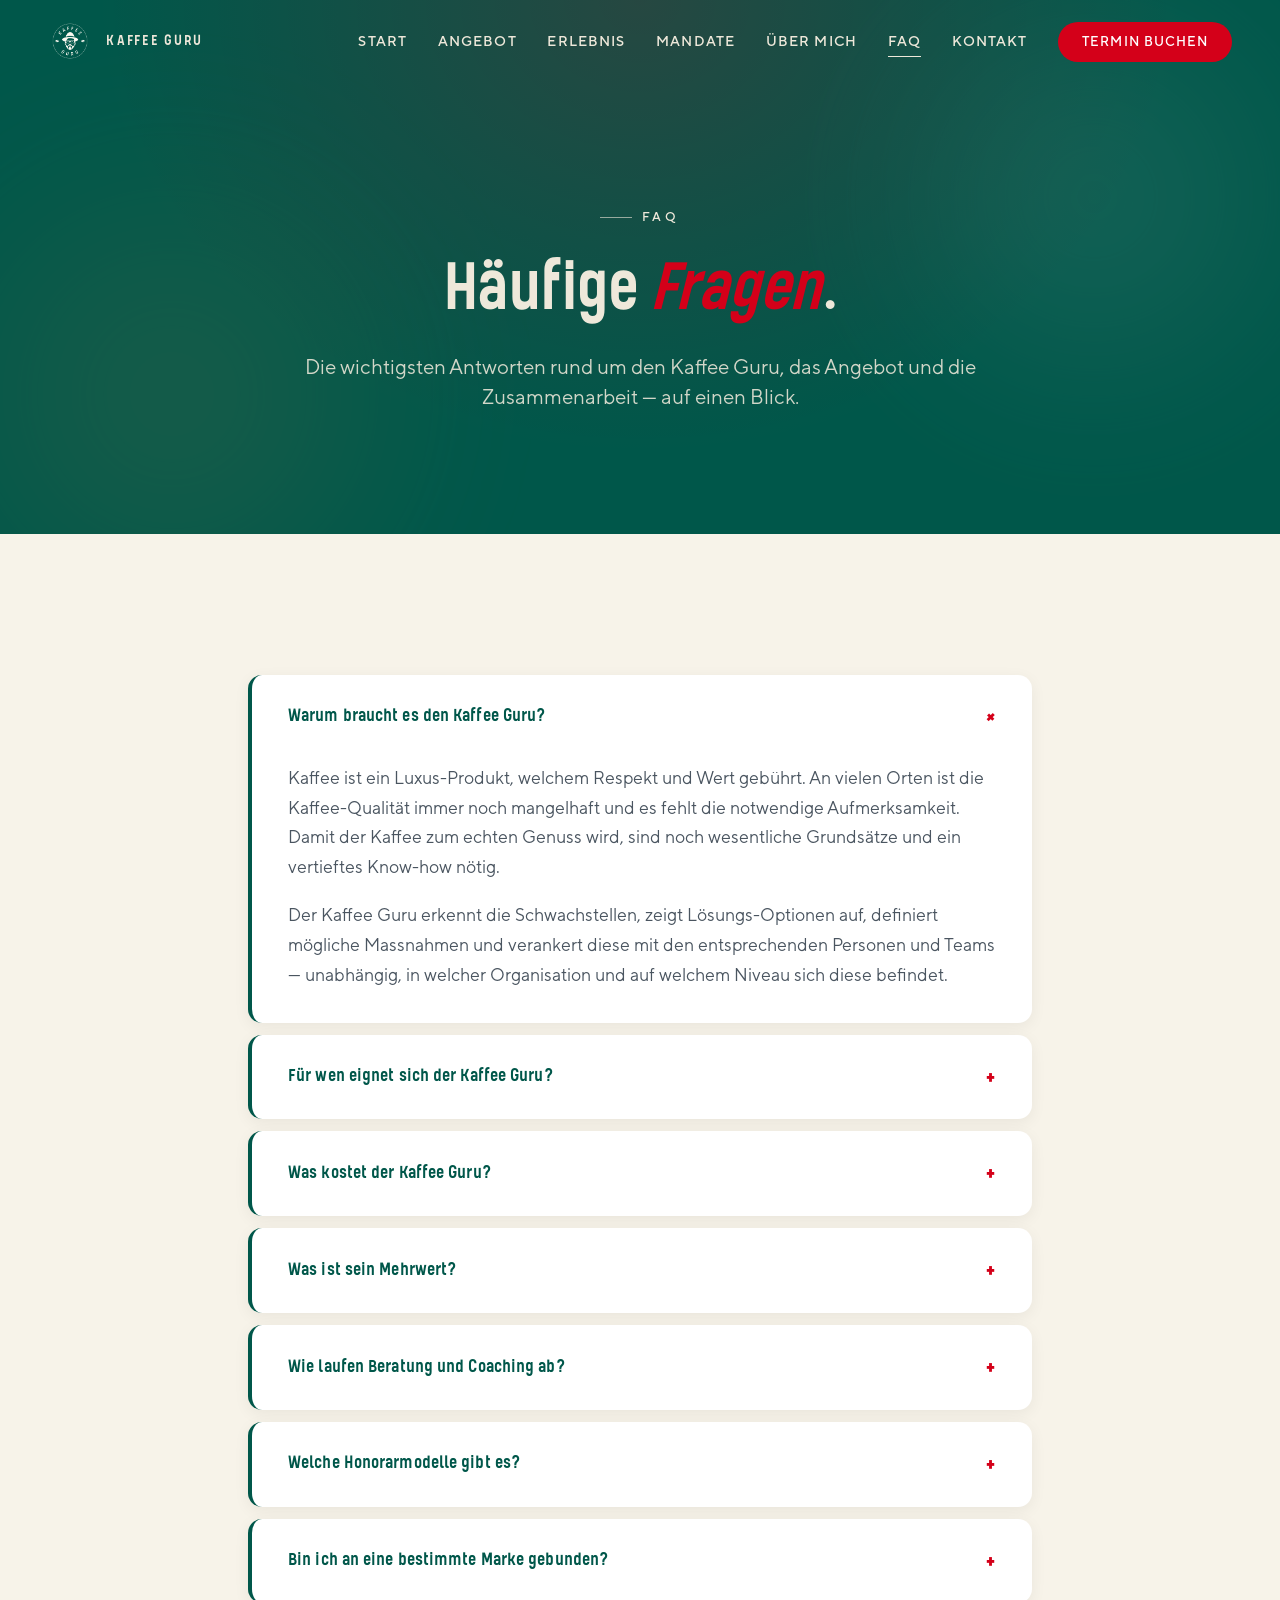
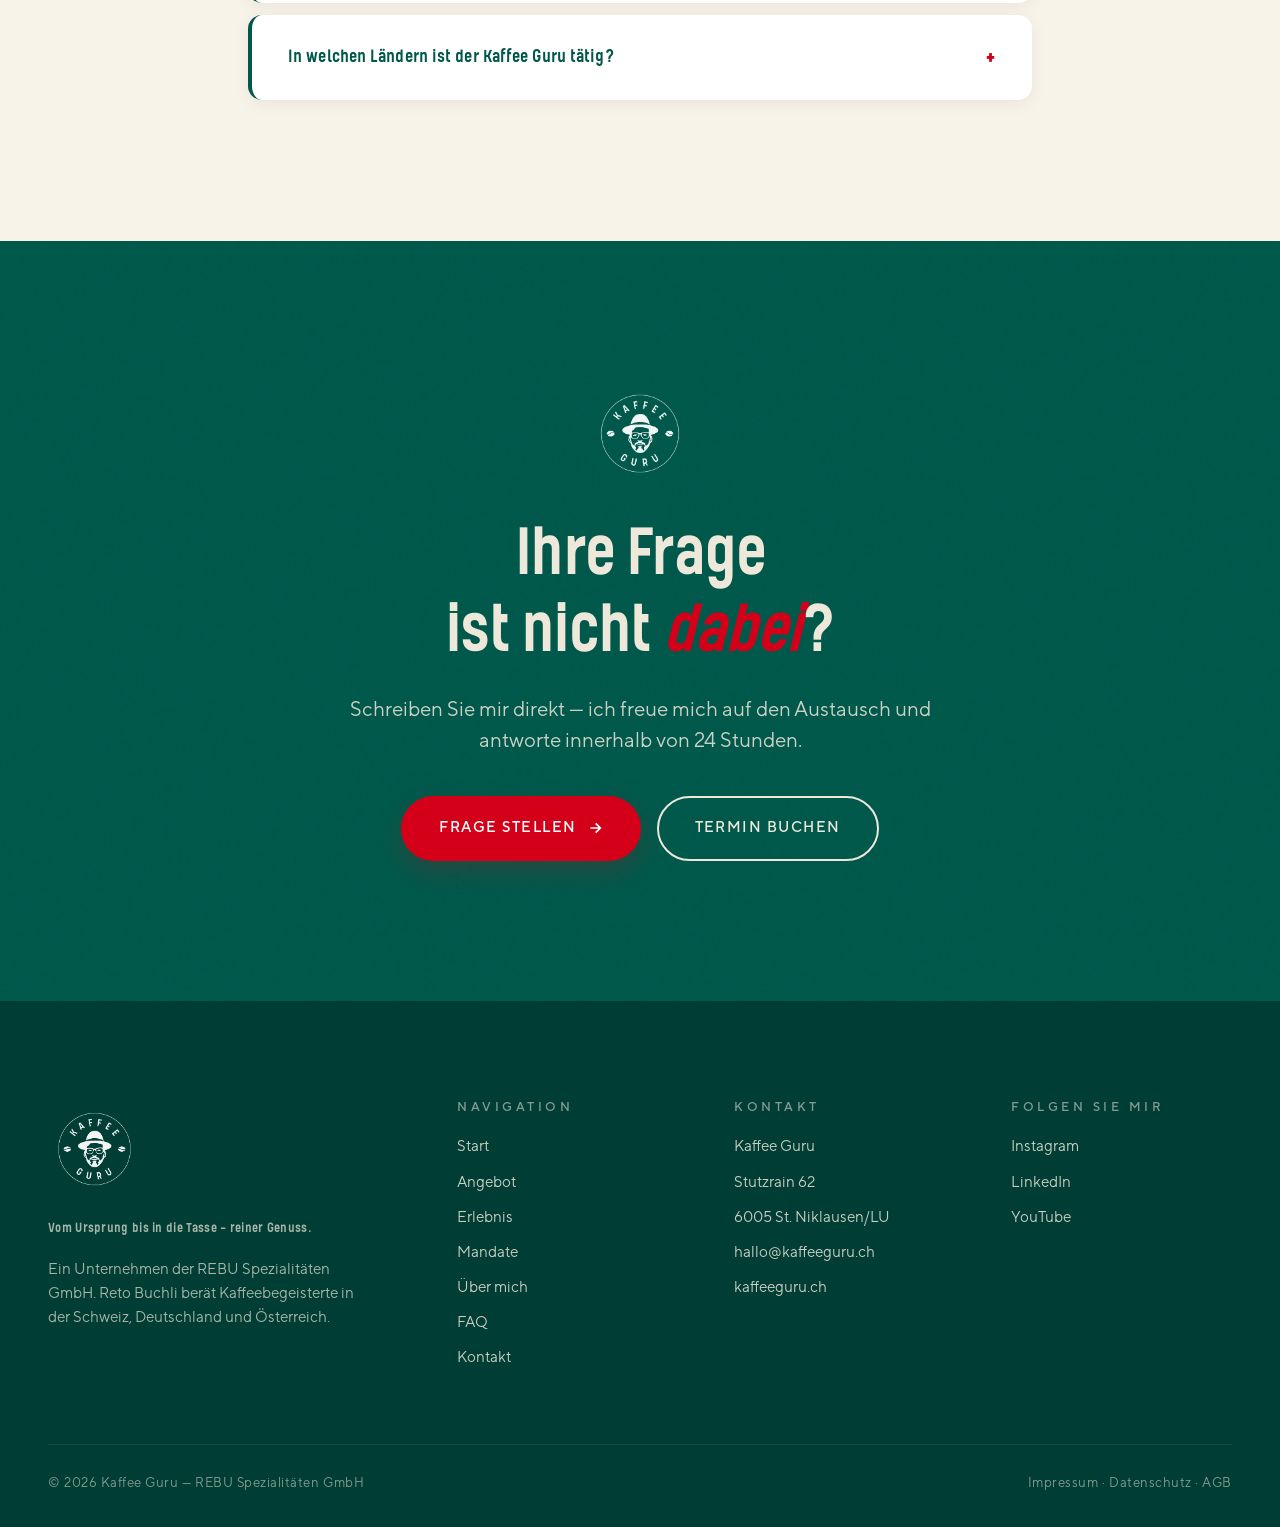
<file: faq.html>
<!DOCTYPE html>
<html lang="de">
<head>
  <meta charset="UTF-8" />
  <meta name="viewport" content="width=device-width, initial-scale=1.0" />
  <title>FAQ — Kaffee Guru | Häufige Fragen</title>
  <meta name="description" content="Antworten auf die häufigsten Fragen rund um den Kaffee Guru, das Angebot, den Mehrwert und die Honorarmodelle." />
  <link rel="icon" href="assets/images/logo.png" type="image/png" />
  <link rel="stylesheet" href="css/styles.css?v=9" />
</head>
<body>

  <header class="site-header is-light">
    <nav class="nav">
      <a class="nav__brand" href="index.html">
        <img src="assets/images/logo.png" alt="Kaffee Guru" />
        <span>Kaffee Guru</span>
      </a>
      <button class="nav-toggle" aria-label="Menü öffnen">
        <span></span><span></span><span></span>
      </button>
      <ul class="nav__menu">
        <li><a href="index.html">Start</a></li>
        <li><a href="angebot.html">Angebot</a></li>
        <li><a href="erlebnis.html">Erlebnis</a></li>
        <li><a href="mandate.html">Mandate</a></li>
        <li><a href="ueber-mich.html">Über mich</a></li>
        <li><a href="faq.html" class="active">FAQ</a></li>
        <li><a href="kontakt.html">Kontakt</a></li>
        <li><a href="buchung.html" class="nav__cta">Termin buchen</a></li>
      </ul>
    </nav>
  </header>

  <main>

    <!-- SUBHERO -->
    <section class="subhero">
      <div class="subhero__bg-circle subhero__bg-circle--1"></div>
      <div class="subhero__bg-circle subhero__bg-circle--2"></div>
      <div class="container subhero__inner">
        <span class="eyebrow eyebrow--light eyebrow--center reveal">FAQ</span>
        <h1 class="reveal">Häufige <em>Fragen</em>.</h1>
        <p class="reveal" style="--reveal-delay: 0.1s;">
          Die wichtigsten Antworten rund um den Kaffee Guru, das Angebot und die Zusammenarbeit — auf einen Blick.
        </p>
      </div>
    </section>

    <!-- FAQ LIST -->
    <section style="background: var(--beige-soft);">
      <div class="container container--narrow">
        <div class="faq reveal">
          <details open>
            <summary>Warum braucht es den Kaffee Guru?</summary>
            <div class="faq__body">
              <p>Kaffee ist ein Luxus-Produkt, welchem Respekt und Wert gebührt. An vielen Orten ist die Kaffee-Qualität immer noch mangelhaft und es fehlt die notwendige Aufmerksamkeit. Damit der Kaffee zum echten Genuss wird, sind noch wesentliche Grundsätze und ein vertieftes Know-how nötig.</p>
              <p>Der Kaffee Guru erkennt die Schwachstellen, zeigt Lösungs-Optionen auf, definiert mögliche Massnahmen und verankert diese mit den entsprechenden Personen und Teams — unabhängig, in welcher Organisation und auf welchem Niveau sich diese befindet.</p>
            </div>
          </details>
          <details>
            <summary>Für wen eignet sich der Kaffee Guru?</summary>
            <div class="faq__body">
              <p>Eine Begegnung mit dem Kaffee Guru empfiehlt sich für alle Personen, welche mehr aus ihrem Kaffee machen wollen. Sei es für sich zu Hause, im Büro, als Gastronom, Händler, Röster oder Kaffeemaschinen-Anbieter.</p>
            </div>
          </details>
          <details>
            <summary>Was kostet der Kaffee Guru?</summary>
            <div class="faq__body">
              <p>Das Honorar für eine Beratung oder Coaching mit dem Kaffee Guru setzt sich aus dem gewünschten Paket zusammen. Das Angebot umfasst Lösungen für Privatkunden bis hin zu Gesamtkonzepten für grössere Unternehmen.</p>
            </div>
          </details>
          <details>
            <summary>Was ist sein Mehrwert?</summary>
            <div class="faq__body">
              <p>Der Kaffee Guru garantiert Ihnen eine deutliche Verbesserung Ihres Kaffee-Erlebnisses — Kaffee-Qualität, Zubereitungs-Kompetenzen, Wissen über Kaffee, sensorische Kompetenzen, die Sicherstellung des täglichen Genusses und viele weitere Bereiche.</p>
            </div>
          </details>
          <details>
            <summary>Wie laufen Beratung und Coaching ab?</summary>
            <div class="faq__body">
              <p>Wir beginnen mit einem unverbindlichen Erstgespräch, um Ihre aktuelle Situation, Ihre Ziele und das passende Vorgehen zu definieren. Danach erhalten Sie eine massgeschneiderte Offerte, in der die nächsten Schritte und Investitionen transparent dargestellt sind.</p>
            </div>
          </details>
          <details>
            <summary>Welche Honorarmodelle gibt es?</summary>
            <div class="faq__body">
              <p><strong>Beratungs-Honorar:</strong> Stundenlohn, Tages-Pauschale oder Projekt-Pauschale.</p>
              <p><strong>«Sorglos-Paket»:</strong> Massgeschneiderte Leistung mit klarer Laufzeit — ganzjährige, nachhaltige Qualität.</p>
              <p><strong>Ausschreibungen:</strong> Bei Kaffee- oder Maschinen-Ausschreibungen kann eine Kostenbeteiligung durch Röster oder Maschinen-Anbieter erfolgen — immer vorgängig abgesprochen und transparent kommuniziert.</p>
            </div>
          </details>
          <details>
            <summary>Bin ich an eine bestimmte Marke gebunden?</summary>
            <div class="faq__body">
              <p>Nein. Ich arbeite mit allen Schweizer Röstereien und Kaffeemaschinen-Partnern zusammen und biete eine neutrale, herstellerunabhängige Beratung — frei von Provisionen.</p>
            </div>
          </details>
          <details>
            <summary>In welchen Ländern ist der Kaffee Guru tätig?</summary>
            <div class="faq__body">
              <p>Schwerpunktmässig in der Schweiz, Deutschland und Österreich. Internationale Mandate und Ursprungs-Reisen sind nach Absprache möglich.</p>
            </div>
          </details>
        </div>
      </div>
    </section>

    <!-- BIG CTA -->
    <section class="big-cta">
      <div class="container container--narrow">
        <div class="reveal">
          <img src="assets/images/logo.png" alt="" class="big-cta__logo" />
          <h2>Ihre Frage<br>ist nicht <em>dabei</em>?</h2>
          <p>Schreiben Sie mir direkt — ich freue mich auf den Austausch und antworte innerhalb von 24 Stunden.</p>
          <div class="big-cta__ctas">
            <a href="kontakt.html" class="btn btn--primary">Frage stellen
              <svg viewBox="0 0 24 24" fill="none" stroke="currentColor" stroke-width="2.5"><path d="M5 12h14M13 5l7 7-7 7"/></svg>
            </a>
            <a href="buchung.html" class="btn btn--outline-light">Termin buchen</a>
          </div>
        </div>
      </div>
    </section>

  </main>

  <footer class="site-footer">
    <div class="container">
      <div class="footer__grid">
        <div class="footer__brand">
          <img src="assets/images/logo.png" alt="Kaffee Guru" />
          <p class="footer__brand-tagline">Vom Ursprung bis in die Tasse — reiner Genuss.</p>
          <p>Ein Unternehmen der REBU Spezialitäten GmbH. Reto Buchli berät Kaffeebegeisterte in der Schweiz, Deutschland und Österreich.</p>
        </div>
        <div>
          <h5>Navigation</h5>
          <ul>
            <li><a href="index.html">Start</a></li>
            <li><a href="angebot.html">Angebot</a></li>
            <li><a href="erlebnis.html">Erlebnis</a></li>
            <li><a href="mandate.html">Mandate</a></li>
            <li><a href="ueber-mich.html">Über mich</a></li>
            <li><a href="faq.html">FAQ</a></li>
            <li><a href="kontakt.html">Kontakt</a></li>
          </ul>
        </div>
        <div>
          <h5>Kontakt</h5>
          <ul>
            <li>Kaffee Guru</li>
            <li>Stutzrain 62</li>
            <li>6005 St. Niklausen/LU</li>
            <li><a href="mailto:hallo@kaffeeguru.ch">hallo@kaffeeguru.ch</a></li>
            <li><a href="https://kaffeeguru.ch">kaffeeguru.ch</a></li>
          </ul>
        </div>
        <div>
          <h5>Folgen Sie mir</h5>
          <ul>
            <li><a href="#">Instagram</a></li>
            <li><a href="#">LinkedIn</a></li>
            <li><a href="#">YouTube</a></li>
          </ul>
        </div>
      </div>
      <div class="footer__bottom">
        <span>© 2026 Kaffee Guru — REBU Spezialitäten GmbH</span>
        <span>Impressum · Datenschutz · AGB</span>
      </div>
    </div>
  </footer>

  <script src="js/script.js?v=9"></script>
</body>
</html>
</file>
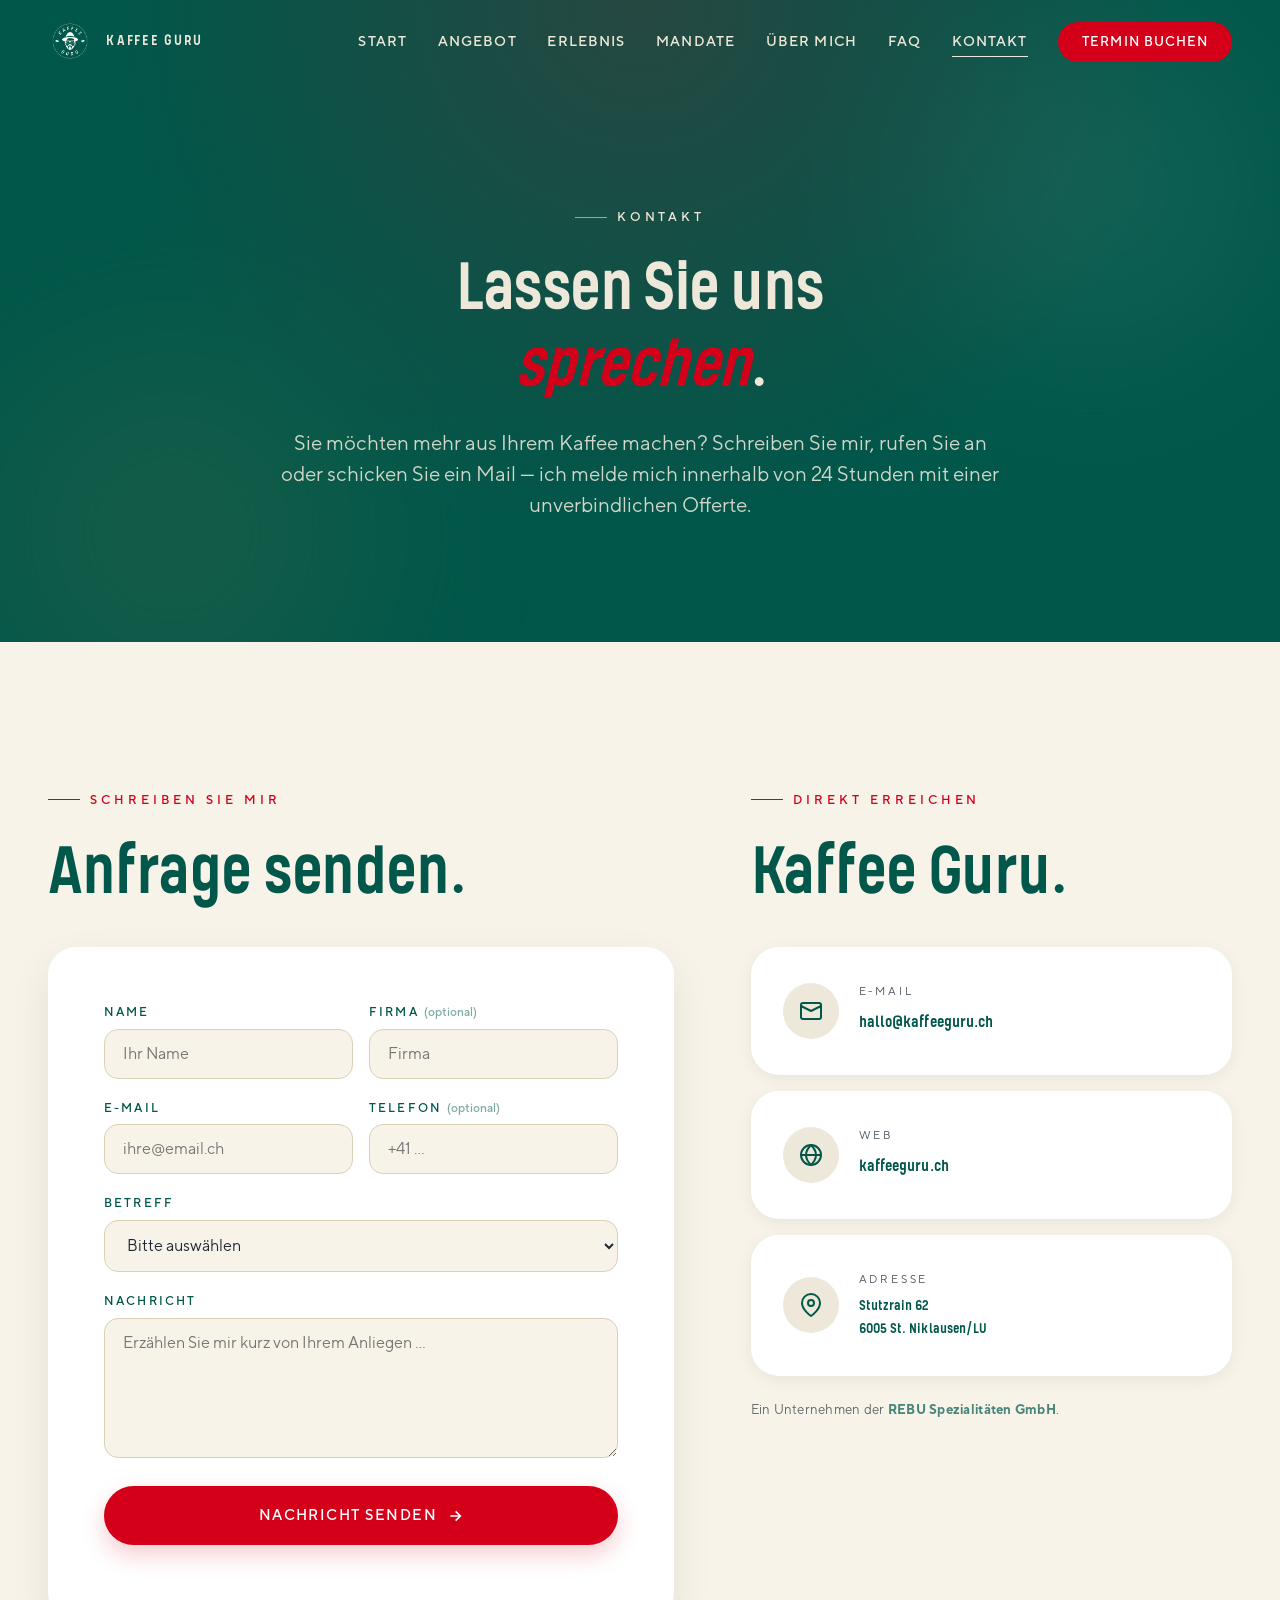
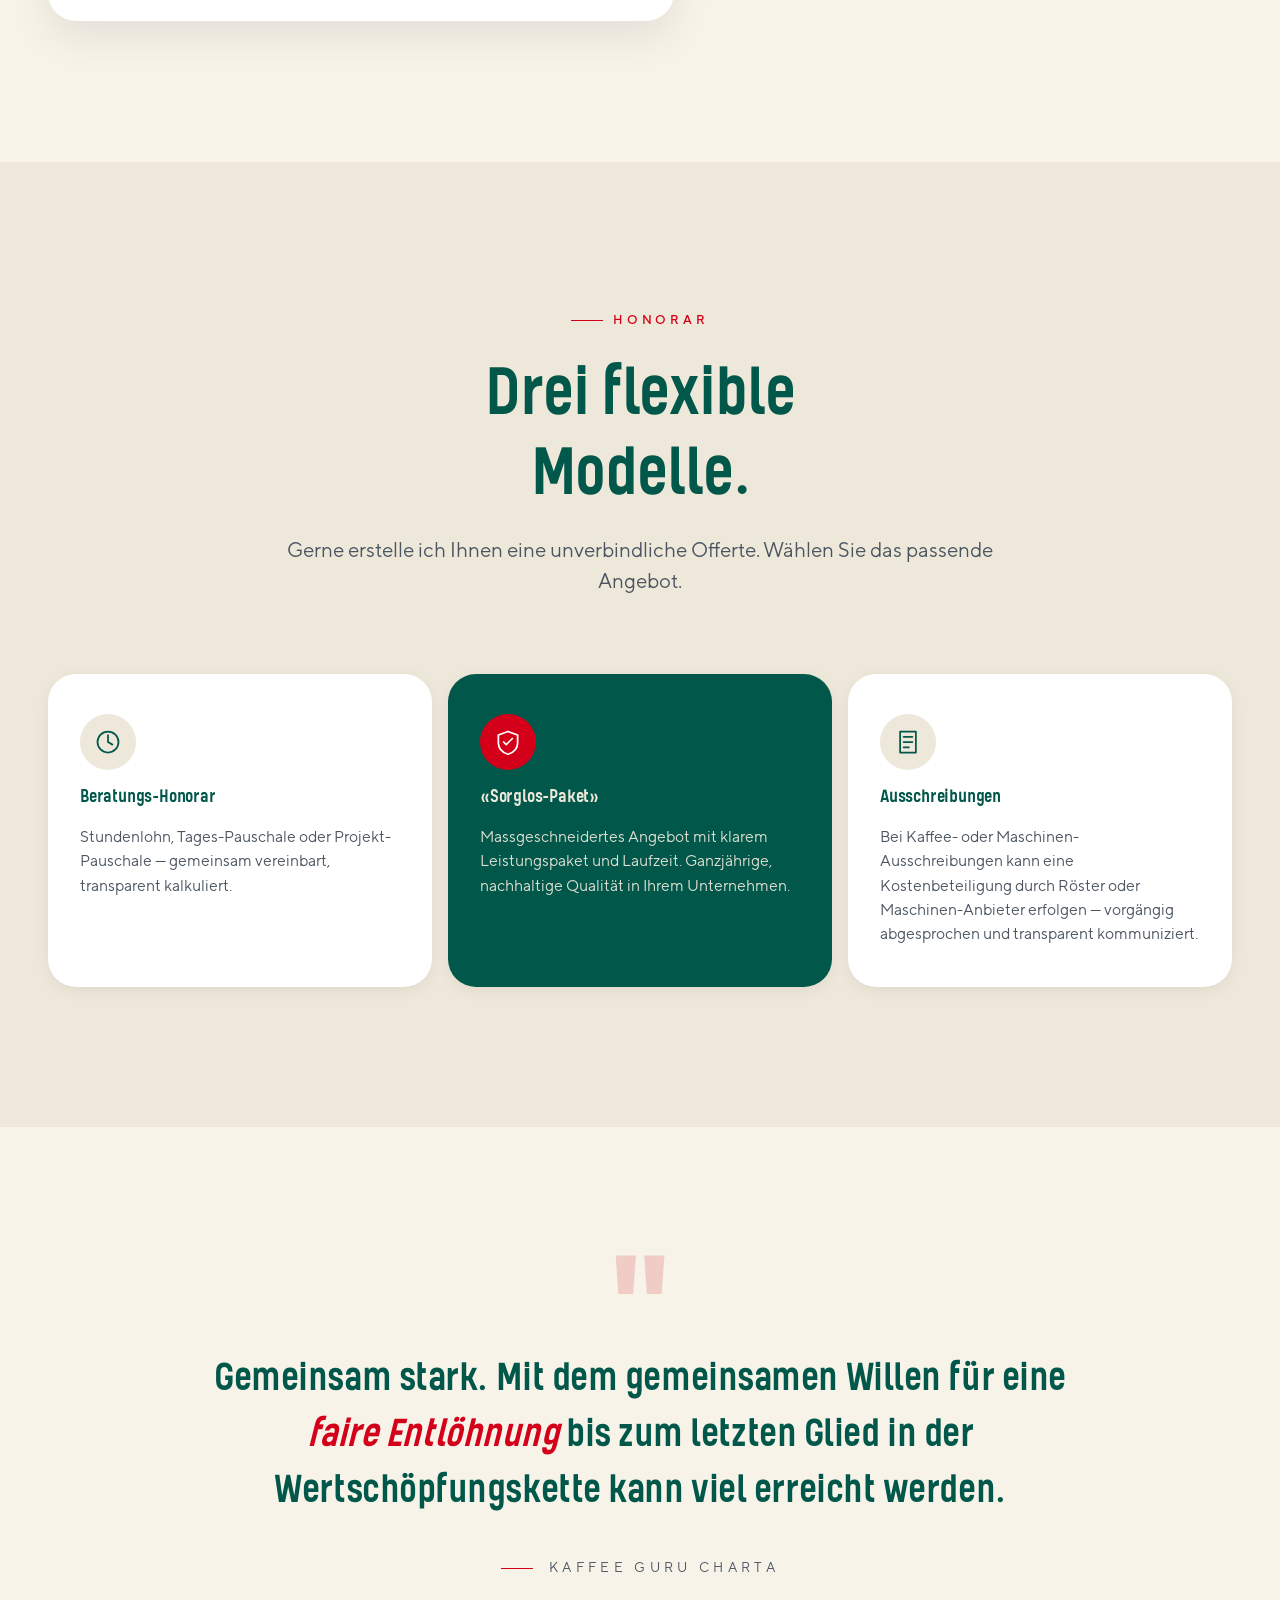
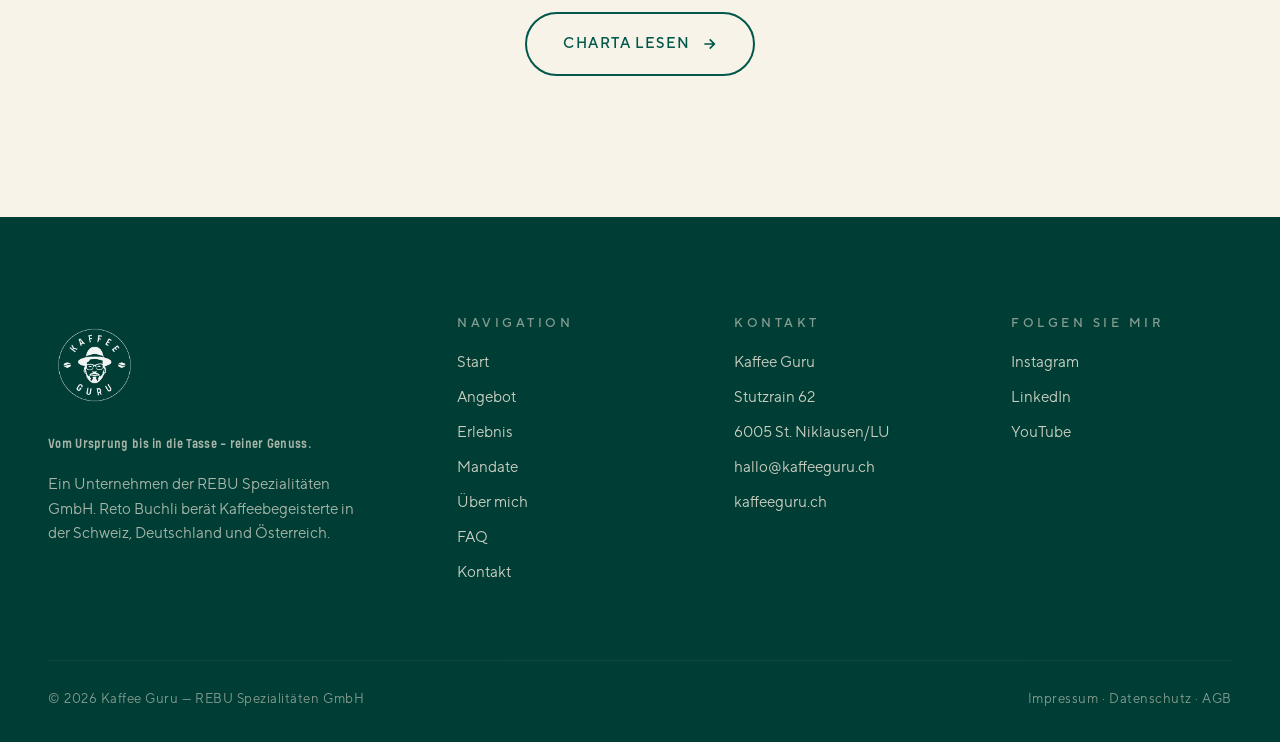
<file: kontakt.html>
<!DOCTYPE html>
<html lang="de">
<head>
  <meta charset="UTF-8" />
  <meta name="viewport" content="width=device-width, initial-scale=1.0" />
  <title>Kontakt — Kaffee Guru</title>
  <meta name="description" content="Kontaktieren Sie Reto Buchli, den Kaffee Guru. Stutzrain 62, 6005 St. Niklausen/LU — hallo@kaffeeguru.ch" />
  <link rel="icon" href="assets/images/logo.png" type="image/png" />
  <link rel="stylesheet" href="css/styles.css?v=9" />
</head>
<body>

  <header class="site-header is-light">
    <nav class="nav">
      <a class="nav__brand" href="index.html">
        <img src="assets/images/logo.png" alt="Kaffee Guru" />
        <span>Kaffee Guru</span>
      </a>
      <button class="nav-toggle" aria-label="Menü öffnen">
        <span></span><span></span><span></span>
      </button>
      <ul class="nav__menu">
        <li><a href="index.html">Start</a></li>
        <li><a href="angebot.html">Angebot</a></li>
        <li><a href="erlebnis.html">Erlebnis</a></li>
        <li><a href="mandate.html">Mandate</a></li>
        <li><a href="ueber-mich.html">Über mich</a></li>
        <li><a href="faq.html">FAQ</a></li>
        <li><a href="kontakt.html" class="active">Kontakt</a></li>
        <li><a href="buchung.html" class="nav__cta">Termin buchen</a></li>
      </ul>
    </nav>
  </header>

  <main>

    <!-- SUBHERO -->
    <section class="subhero">
      <div class="subhero__bg-circle subhero__bg-circle--1"></div>
      <div class="subhero__bg-circle subhero__bg-circle--2"></div>
      <div class="container subhero__inner">
        <span class="eyebrow eyebrow--light eyebrow--center reveal">Kontakt</span>
        <h1 class="reveal">Lassen Sie uns<br><em>sprechen</em>.</h1>
        <p class="reveal" style="--reveal-delay: 0.1s;">
          Sie möchten mehr aus Ihrem Kaffee machen? Schreiben Sie mir, rufen Sie an oder schicken Sie ein Mail — ich melde mich innerhalb von 24 Stunden mit einer unverbindlichen Offerte.
        </p>
      </div>
    </section>

    <!-- CONTACT GRID -->
    <section>
      <div class="container">
        <div class="contact-grid">

          <!-- Form -->
          <div class="reveal">
            <span class="eyebrow">Schreiben Sie mir</span>
            <h2 style="margin-bottom: 32px;">Anfrage senden.</h2>
            <form class="contact-form" novalidate>
              <div class="form-row">
                <div>
                  <label for="name">Name</label>
                  <input id="name" name="name" type="text" required placeholder="Ihr Name" />
                </div>
                <div>
                  <label for="firma">Firma <span style="opacity:0.5; letter-spacing:0; text-transform:none;">(optional)</span></label>
                  <input id="firma" name="firma" type="text" placeholder="Firma" />
                </div>
              </div>
              <div class="form-row">
                <div>
                  <label for="email">E-Mail</label>
                  <input id="email" name="email" type="email" required placeholder="ihre@email.ch" />
                </div>
                <div>
                  <label for="telefon">Telefon <span style="opacity:0.5; letter-spacing:0; text-transform:none;">(optional)</span></label>
                  <input id="telefon" name="telefon" type="tel" placeholder="+41 …" />
                </div>
              </div>
              <div>
                <label for="betreff">Betreff</label>
                <select id="betreff" name="betreff">
                  <option value="">Bitte auswählen</option>
                  <option value="Barista buchen">Barista zu Hause buchen</option>
                  <option value="Büro-Beratung">Büro-Beratung</option>
                  <option value="Hotellerie-Konzept">Hotellerie & Gastronomie</option>
                  <option value="Rösterei-Beratung">Rösterei-Beratung</option>
                  <option value="Mandat">Mandat / Interim</option>
                  <option value="Workshop">Workshop / Team-Event</option>
                  <option value="Reise">Kaffeereise</option>
                  <option value="Vortrag">Vortrag</option>
                  <option value="Charta">Charta / Unterstützung</option>
                  <option value="Allgemein">Allgemeine Anfrage</option>
                </select>
              </div>
              <div>
                <label for="nachricht">Nachricht</label>
                <textarea id="nachricht" name="nachricht" required placeholder="Erzählen Sie mir kurz von Ihrem Anliegen …"></textarea>
              </div>
              <button type="submit" class="btn btn--primary">Nachricht senden
                <svg viewBox="0 0 24 24" fill="none" stroke="currentColor" stroke-width="2.5"><path d="M5 12h14M13 5l7 7-7 7"/></svg>
              </button>
              <p class="form-status" style="margin: 0; font-size: 0.95rem;"></p>
            </form>
          </div>

          <!-- Info -->
          <div class="reveal" style="--reveal-delay: 0.1s;">
            <span class="eyebrow">Direkt erreichen</span>
            <h2 style="margin-bottom: 32px;">Kaffee Guru.</h2>

            <a href="mailto:hallo@kaffeeguru.ch" class="contact-info-card">
              <div class="contact-info-card__icon">
                <svg viewBox="0 0 24 24" fill="none" stroke="currentColor" stroke-width="2" stroke-linecap="round" stroke-linejoin="round">
                  <rect x="2" y="4" width="20" height="16" rx="2"/>
                  <path d="m22 7-10 5L2 7"/>
                </svg>
              </div>
              <div>
                <div class="contact-info-card__label">E-Mail</div>
                <div class="contact-info-card__value">hallo@kaffeeguru.ch</div>
              </div>
            </a>

            <a href="https://kaffeeguru.ch" class="contact-info-card">
              <div class="contact-info-card__icon">
                <svg viewBox="0 0 24 24" fill="none" stroke="currentColor" stroke-width="2" stroke-linecap="round" stroke-linejoin="round">
                  <circle cx="12" cy="12" r="10"/>
                  <path d="M2 12h20M12 2c3 3 5 7 5 10s-2 7-5 10c-3-3-5-7-5-10s2-7 5-10z"/>
                </svg>
              </div>
              <div>
                <div class="contact-info-card__label">Web</div>
                <div class="contact-info-card__value">kaffeeguru.ch</div>
              </div>
            </a>

            <div class="contact-info-card" style="cursor: default;">
              <div class="contact-info-card__icon">
                <svg viewBox="0 0 24 24" fill="none" stroke="currentColor" stroke-width="2" stroke-linecap="round" stroke-linejoin="round">
                  <path d="M21 10c0 7-9 13-9 13S3 17 3 10a9 9 0 0 1 18 0z"/>
                  <circle cx="12" cy="10" r="3"/>
                </svg>
              </div>
              <div>
                <div class="contact-info-card__label">Adresse</div>
                <div class="contact-info-card__value" style="font-size: 1rem; line-height: 1.4;">
                  Stutzrain 62<br>6005 St. Niklausen/LU
                </div>
              </div>
            </div>

            <p style="font-size: 0.82rem; opacity: 0.7; margin-top: 24px; letter-spacing: 0.02em;">
              Ein Unternehmen der <strong style="color: var(--green);">REBU Spezialitäten GmbH</strong>.
            </p>
          </div>
        </div>
      </div>
    </section>

    <!-- HONORAR -->
    <section style="background: var(--beige);">
      <div class="container">
        <div class="section-head section-head--center reveal">
          <span class="eyebrow">Honorar</span>
          <h2>Drei flexible<br>Modelle.</h2>
          <p>Gerne erstelle ich Ihnen eine unverbindliche Offerte. Wählen Sie das passende Angebot.</p>
        </div>

        <div class="honorar">
          <div class="honorar__card reveal">
            <div class="honorar__icon">
              <svg viewBox="0 0 32 32" fill="none" stroke="currentColor" stroke-width="2" stroke-linecap="round" stroke-linejoin="round">
                <circle cx="16" cy="16" r="12"/>
                <path d="M16 8v8l5 3"/>
              </svg>
            </div>
            <h3>Beratungs-Honorar</h3>
            <p>Stundenlohn, Tages-Pauschale oder Projekt-Pauschale — gemeinsam vereinbart, transparent kalkuliert.</p>
          </div>

          <div class="honorar__card honorar__card--featured reveal" style="--reveal-delay: 0.1s;">
            <div class="honorar__icon">
              <svg viewBox="0 0 32 32" fill="none" stroke="currentColor" stroke-width="2" stroke-linecap="round" stroke-linejoin="round">
                <path d="M16 4l11 4v9c0 7-5 11-11 13-6-2-11-6-11-13V8l11-4z"/>
                <path d="M11 16l3 3 7-7"/>
              </svg>
            </div>
            <h3>«Sorglos-Paket»</h3>
            <p>Massgeschneidertes Angebot mit klarem Leistungspaket und Laufzeit. Ganzjährige, nachhaltige Qualität in Ihrem Unternehmen.</p>
          </div>

          <div class="honorar__card reveal" style="--reveal-delay: 0.2s;">
            <div class="honorar__icon">
              <svg viewBox="0 0 32 32" fill="none" stroke="currentColor" stroke-width="2" stroke-linecap="round" stroke-linejoin="round">
                <path d="M7 4h18v24H7zM11 10h10M11 16h10M11 22h6"/>
              </svg>
            </div>
            <h3>Ausschreibungen</h3>
            <p>Bei Kaffee- oder Maschinen-Ausschreibungen kann eine Kostenbeteiligung durch Röster oder Maschinen-Anbieter erfolgen — vorgängig abgesprochen und transparent kommuniziert.</p>
          </div>
        </div>
      </div>
    </section>

    <!-- CHARTA TEASER -->
    <section class="pull-quote">
      <div class="container">
        <div class="pull-quote__inner reveal">
          <span class="pull-quote__mark">"</span>
          <p class="pull-quote__text">
            Gemeinsam stark. Mit dem gemeinsamen Willen für eine <em style="color: var(--red); font-style: italic;">faire Entlöhnung</em> bis zum letzten Glied in der Wertschöpfungs­kette kann viel erreicht werden.
          </p>
          <cite class="pull-quote__cite">Kaffee Guru Charta</cite>
          <div style="margin-top: 32px;">
            <a href="charta.html" class="btn btn--outline">Charta lesen
              <svg viewBox="0 0 24 24" fill="none" stroke="currentColor" stroke-width="2.5"><path d="M5 12h14M13 5l7 7-7 7"/></svg>
            </a>
          </div>
        </div>
      </div>
    </section>

  </main>

  <footer class="site-footer">
    <div class="container">
      <div class="footer__grid">
        <div class="footer__brand">
          <img src="assets/images/logo.png" alt="Kaffee Guru" />
          <p class="footer__brand-tagline">Vom Ursprung bis in die Tasse — reiner Genuss.</p>
          <p>Ein Unternehmen der REBU Spezialitäten GmbH. Reto Buchli berät Kaffeebegeisterte in der Schweiz, Deutschland und Österreich.</p>
        </div>
        <div>
          <h5>Navigation</h5>
          <ul>
            <li><a href="index.html">Start</a></li>
            <li><a href="angebot.html">Angebot</a></li>
            <li><a href="erlebnis.html">Erlebnis</a></li>
            <li><a href="mandate.html">Mandate</a></li>
            <li><a href="ueber-mich.html">Über mich</a></li>
            <li><a href="faq.html">FAQ</a></li>
            <li><a href="kontakt.html">Kontakt</a></li>
          </ul>
        </div>
        <div>
          <h5>Kontakt</h5>
          <ul>
            <li>Kaffee Guru</li>
            <li>Stutzrain 62</li>
            <li>6005 St. Niklausen/LU</li>
            <li><a href="mailto:hallo@kaffeeguru.ch">hallo@kaffeeguru.ch</a></li>
            <li><a href="https://kaffeeguru.ch">kaffeeguru.ch</a></li>
          </ul>
        </div>
        <div>
          <h5>Folgen Sie mir</h5>
          <ul>
            <li><a href="#">Instagram</a></li>
            <li><a href="#">LinkedIn</a></li>
            <li><a href="#">YouTube</a></li>
          </ul>
        </div>
      </div>
      <div class="footer__bottom">
        <span>© 2026 Kaffee Guru — REBU Spezialitäten GmbH</span>
        <span>Impressum · Datenschutz · AGB</span>
      </div>
    </div>
  </footer>

  <script src="js/script.js?v=9"></script>
</body>
</html>
</file>
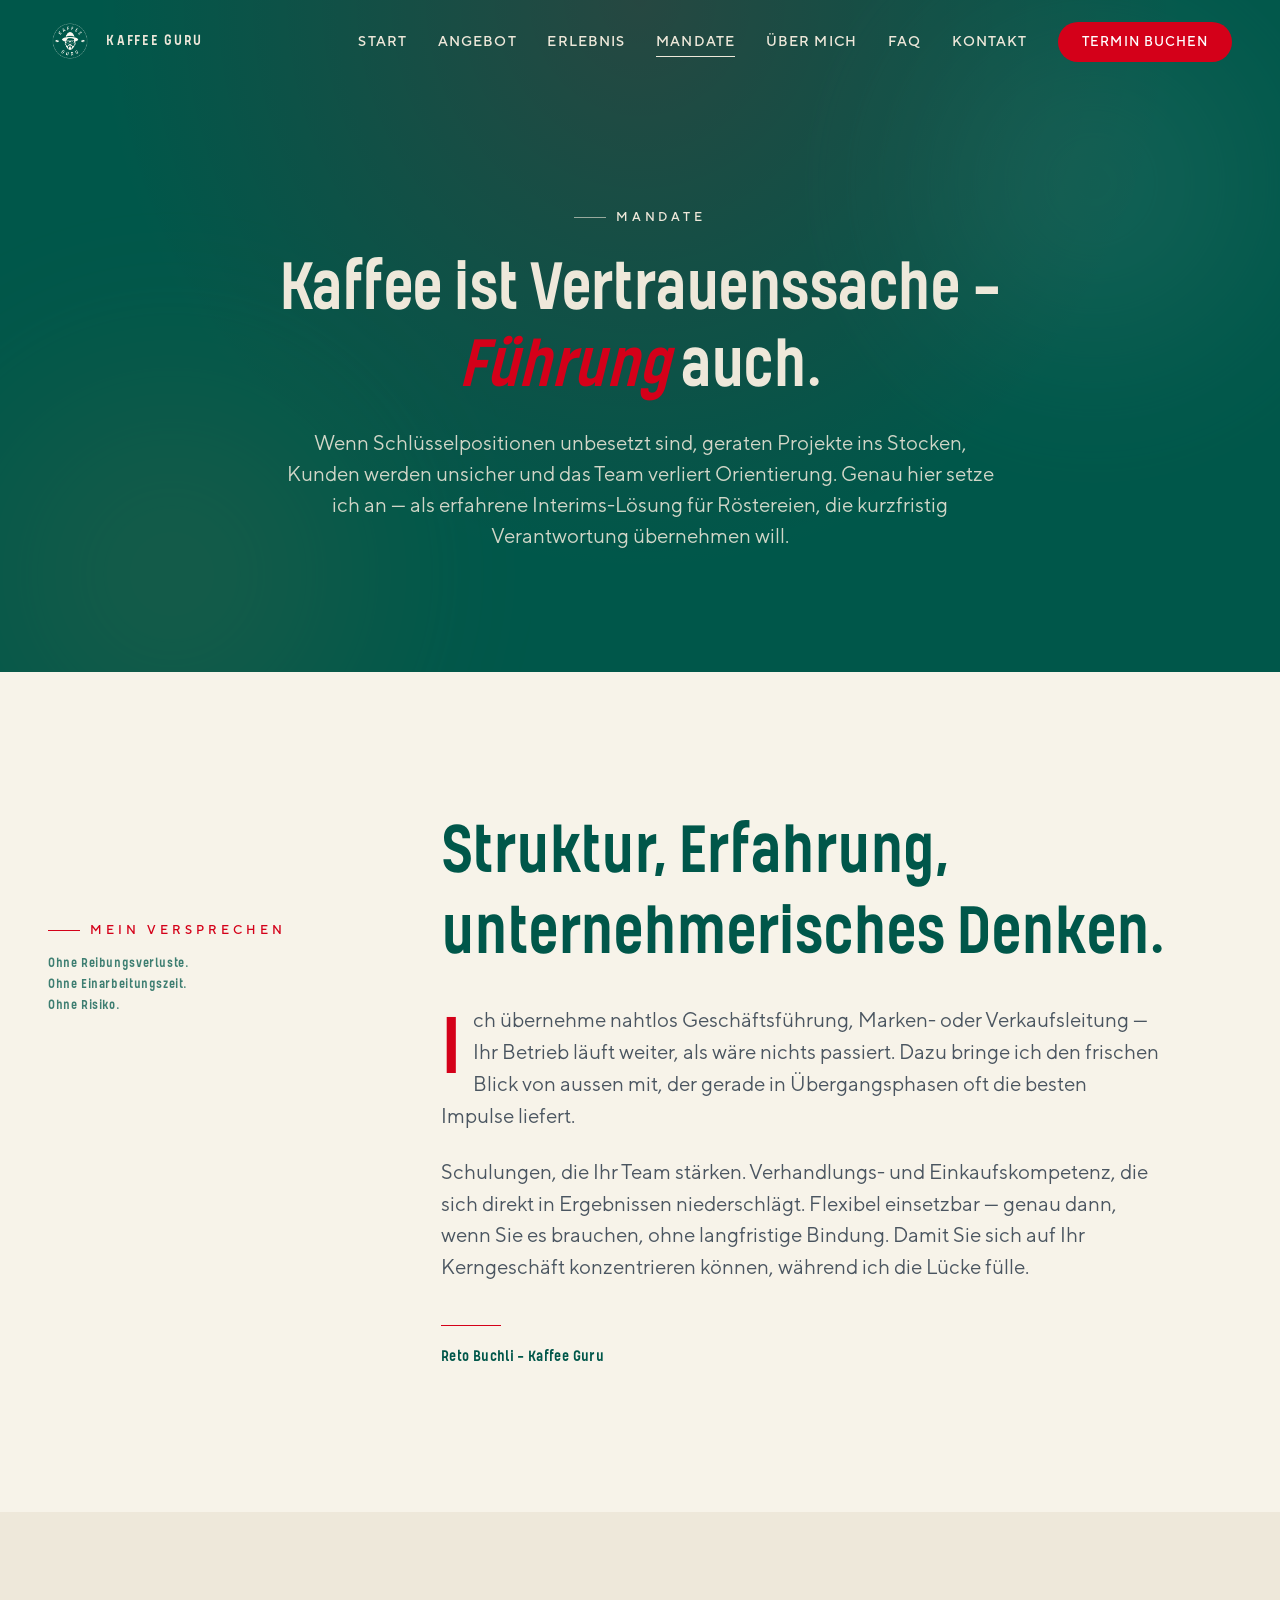
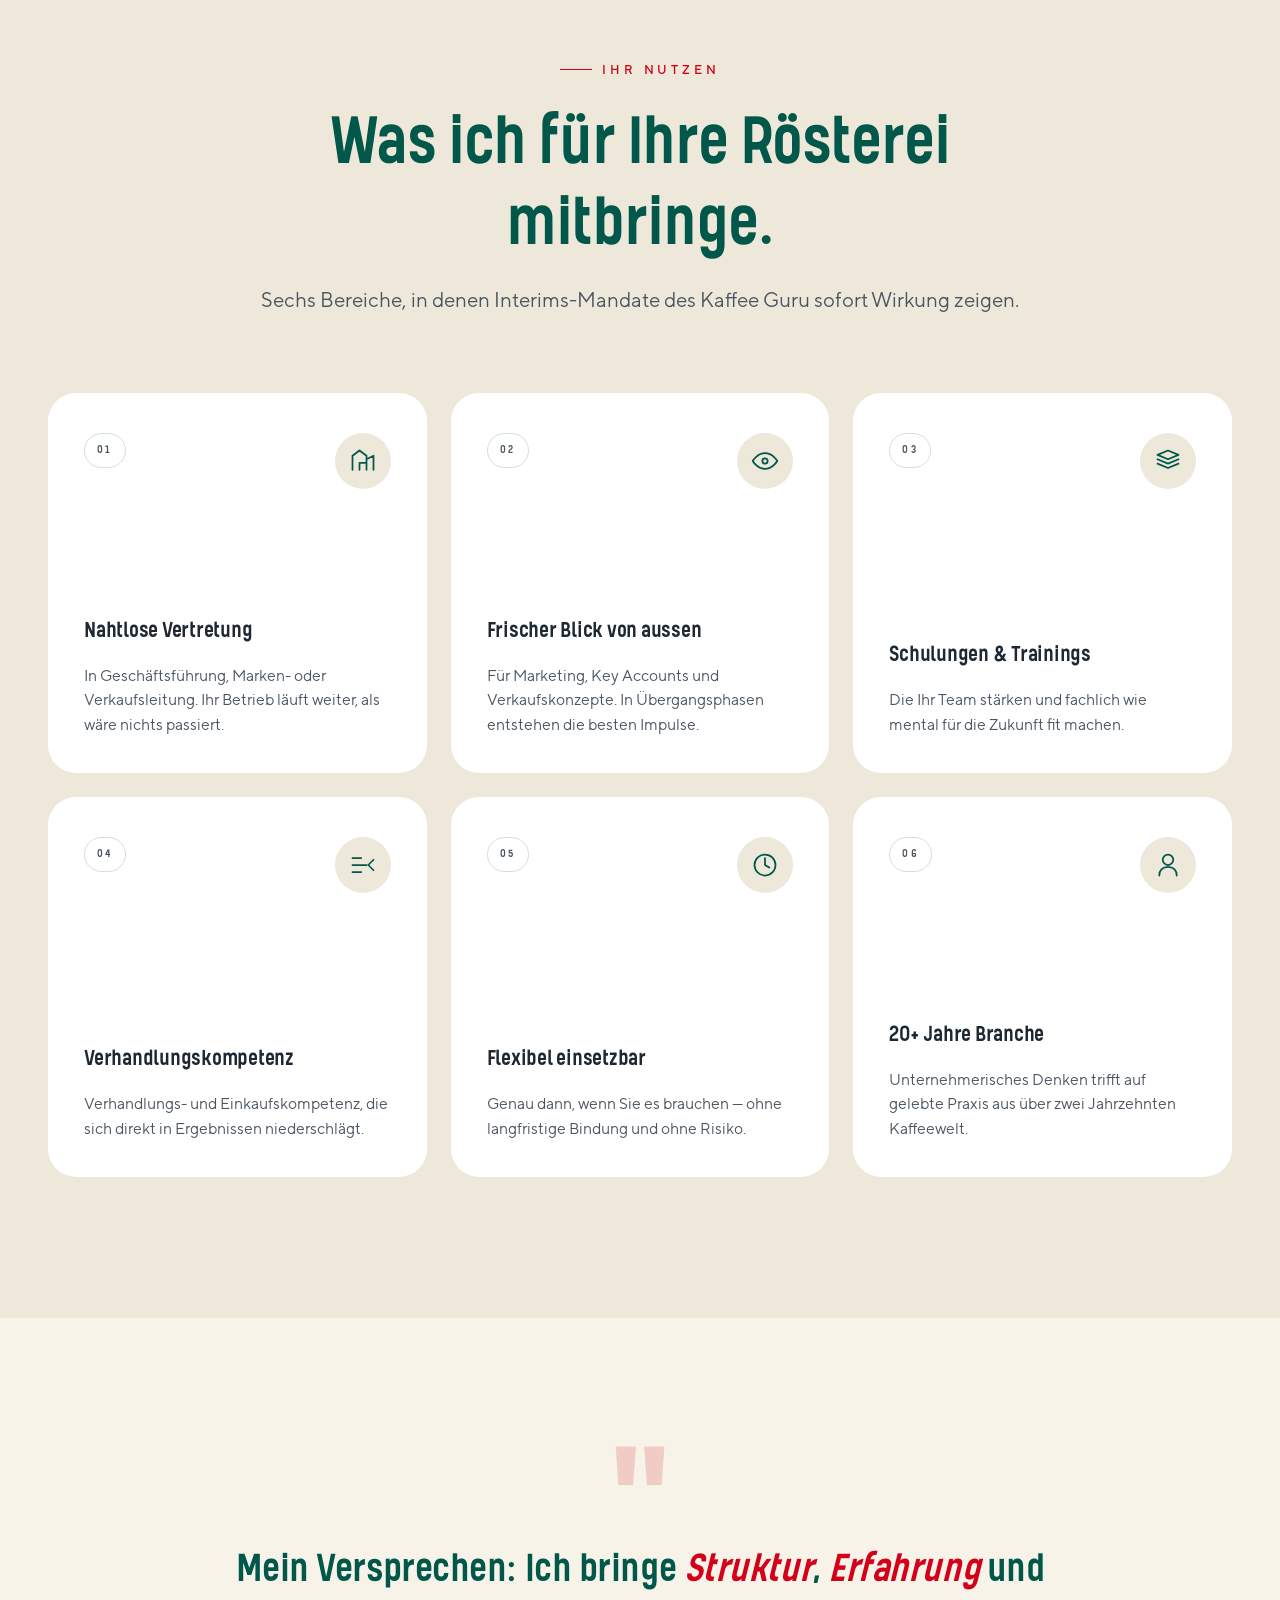
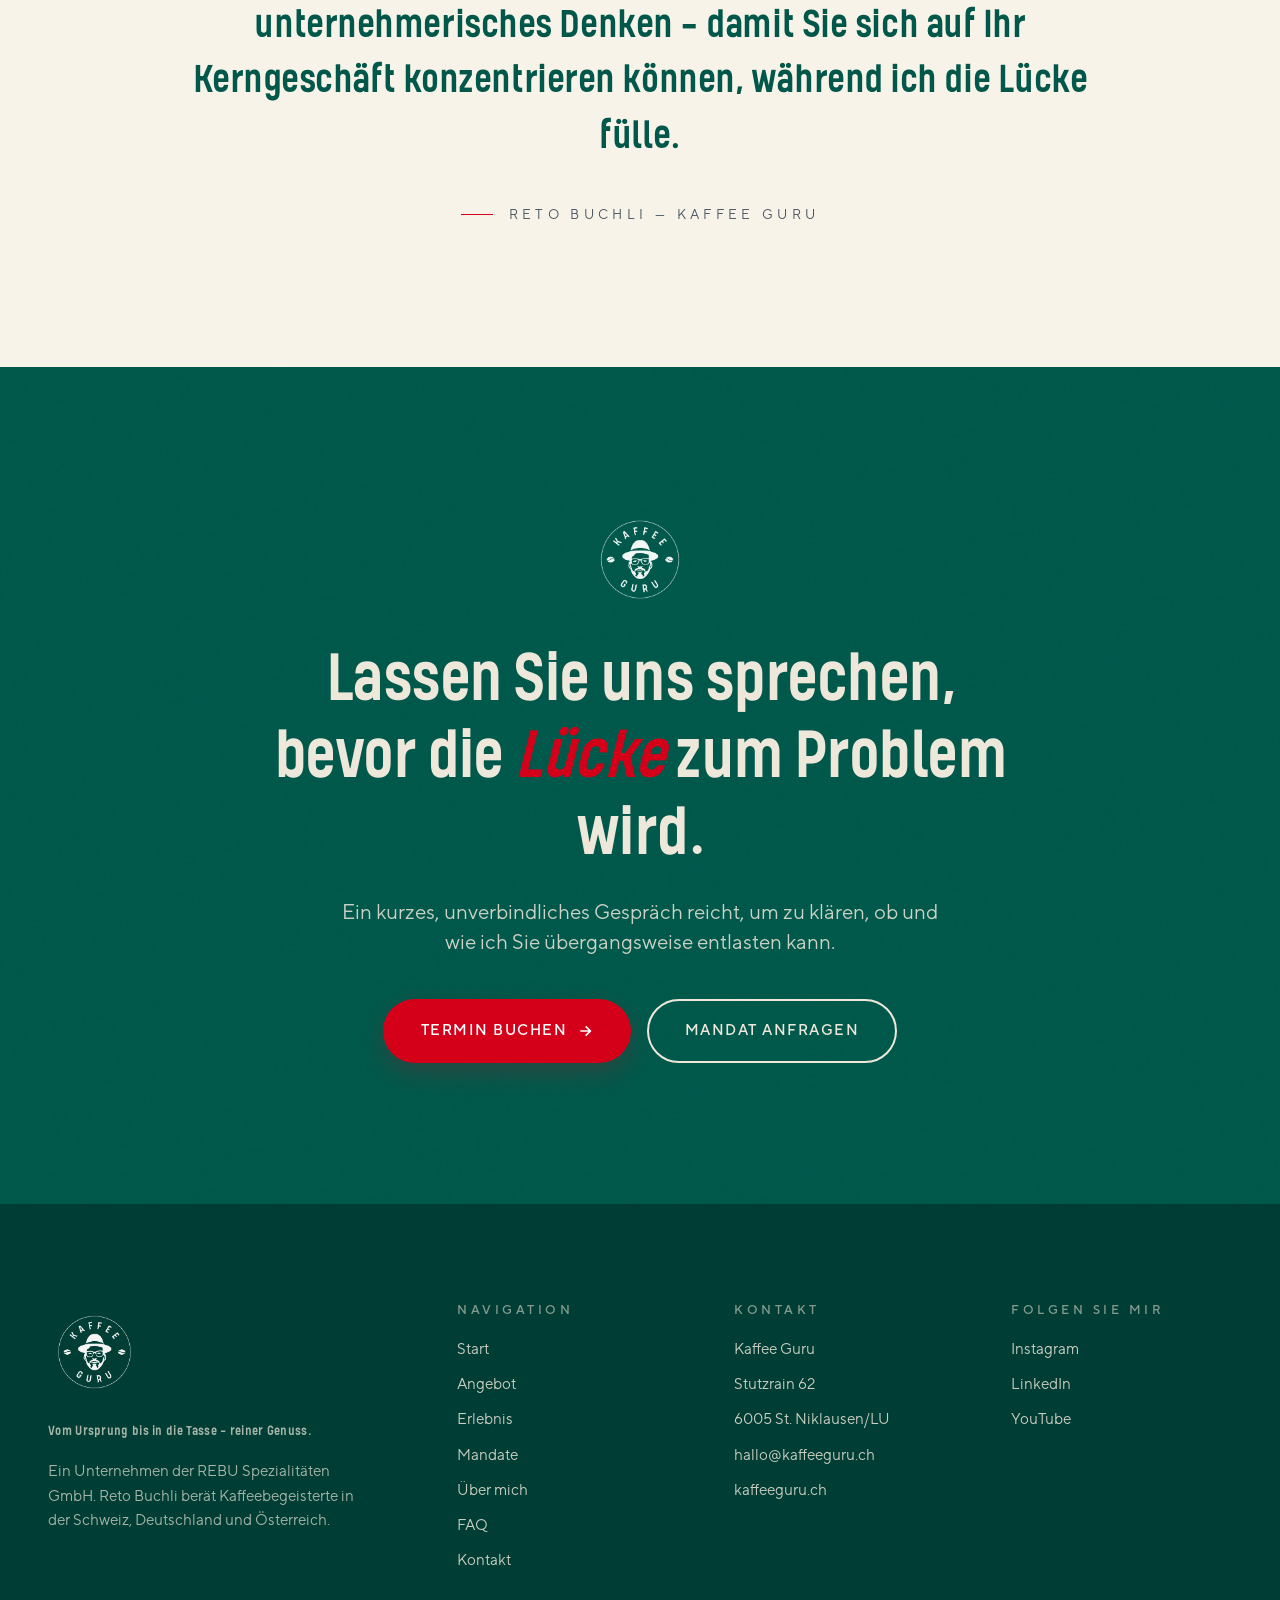
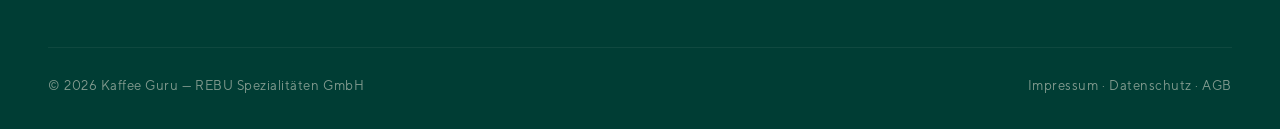
<file: mandate.html>
<!DOCTYPE html>
<html lang="de">
<head>
  <meta charset="UTF-8" />
  <meta name="viewport" content="width=device-width, initial-scale=1.0" />
  <title>Mandate — Kaffee Guru | Interims-Lösung für Röstereien</title>
  <meta name="description" content="Interims-Mandate für Röstereien — Geschäftsführung, Marken- oder Verkaufsleitung mit Erfahrung und unternehmerischem Denken." />
  <link rel="icon" href="assets/images/logo.png" type="image/png" />
  <link rel="stylesheet" href="css/styles.css?v=9" />
</head>
<body>

  <header class="site-header is-light">
    <nav class="nav">
      <a class="nav__brand" href="index.html">
        <img src="assets/images/logo.png" alt="Kaffee Guru" />
        <span>Kaffee Guru</span>
      </a>
      <button class="nav-toggle" aria-label="Menü öffnen">
        <span></span><span></span><span></span>
      </button>
      <ul class="nav__menu">
        <li><a href="index.html">Start</a></li>
        <li><a href="angebot.html">Angebot</a></li>
        <li><a href="erlebnis.html">Erlebnis</a></li>
        <li><a href="mandate.html" class="active">Mandate</a></li>
        <li><a href="ueber-mich.html">Über mich</a></li>
        <li><a href="faq.html">FAQ</a></li>
        <li><a href="kontakt.html">Kontakt</a></li>
        <li><a href="buchung.html" class="nav__cta">Termin buchen</a></li>
      </ul>
    </nav>
  </header>

  <main>

    <!-- SUBHERO -->
    <section class="subhero">
      <div class="subhero__bg-circle subhero__bg-circle--1"></div>
      <div class="subhero__bg-circle subhero__bg-circle--2"></div>
      <div class="container subhero__inner">
        <span class="eyebrow eyebrow--light eyebrow--center reveal">Mandate</span>
        <h1 class="reveal">Kaffee ist Vertrauenssache —<br><em>Führung</em> auch.</h1>
        <p class="reveal" style="--reveal-delay: 0.1s;">
          Wenn Schlüsselpositionen unbesetzt sind, geraten Projekte ins Stocken, Kunden werden unsicher und das Team verliert Orientierung. Genau hier setze ich an — als erfahrene Interims-Lösung für Röstereien, die kurzfristig Verantwortung übernehmen will.
        </p>
      </div>
    </section>

    <!-- INTRO STATEMENT -->
    <section class="manifesto">
      <div class="container">
        <div class="manifesto__inner">
          <div class="manifesto__label reveal">
            <span class="eyebrow">Mein Versprechen</span>
            <p class="manifesto__label-text">Ohne Reibungs­verluste.<br>Ohne Einarbeitungs­zeit.<br>Ohne Risiko.</p>
          </div>
          <div class="manifesto__body reveal" style="--reveal-delay: 0.1s;">
            <h2>Struktur, Erfahrung,<br>unternehmerisches Denken.</h2>
            <p class="drop-cap">
              Ich übernehme nahtlos Geschäftsführung, Marken- oder Verkaufsleitung — Ihr Betrieb läuft weiter, als wäre nichts passiert. Dazu bringe ich den frischen Blick von aussen mit, der gerade in Übergangsphasen oft die besten Impulse liefert.
            </p>
            <p>
              Schulungen, die Ihr Team stärken. Verhandlungs- und Einkaufskompetenz, die sich direkt in Ergebnissen niederschlägt. Flexibel einsetzbar — genau dann, wenn Sie es brauchen, ohne langfristige Bindung. Damit Sie sich auf Ihr Kerngeschäft konzentrieren können, während ich die Lücke fülle.
            </p>
            <div class="manifesto__signature">Reto Buchli — Kaffee Guru</div>
          </div>
        </div>
      </div>
    </section>

    <!-- NUTZEN GRID -->
    <section class="services">
      <div class="container">
        <div class="section-head section-head--center reveal">
          <span class="eyebrow">Ihr Nutzen</span>
          <h2>Was ich für Ihre Rösterei mitbringe.</h2>
          <p>Sechs Bereiche, in denen Interims-Mandate des Kaffee Guru sofort Wirkung zeigen.</p>
        </div>

        <div class="services__inner">
          <div class="svc reveal">
            <div class="svc__head">
              <span class="svc__num">01</span>
              <div class="svc__icon">
                <svg viewBox="0 0 32 32" fill="none" stroke="currentColor" stroke-width="2" stroke-linecap="round" stroke-linejoin="round">
                  <path d="M4 26V10l8-6 8 6v16M12 26v-8h8v8M20 14l8-4v16"/>
                </svg>
              </div>
            </div>
            <h3 class="svc__title">Nahtlose Vertretung</h3>
            <p class="svc__desc">In Geschäftsführung, Marken- oder Verkaufsleitung. Ihr Betrieb läuft weiter, als wäre nichts passiert.</p>
          </div>

          <div class="svc reveal" style="--reveal-delay: 0.08s;">
            <div class="svc__head">
              <span class="svc__num">02</span>
              <div class="svc__icon">
                <svg viewBox="0 0 32 32" fill="none" stroke="currentColor" stroke-width="2" stroke-linecap="round" stroke-linejoin="round">
                  <circle cx="16" cy="16" r="3"/>
                  <path d="M2 16s5-9 14-9 14 9 14 9-5 9-14 9-14-9-14-9z"/>
                </svg>
              </div>
            </div>
            <h3 class="svc__title">Frischer Blick von aussen</h3>
            <p class="svc__desc">Für Marketing, Key Accounts und Verkaufskonzepte. In Übergangsphasen entstehen die besten Impulse.</p>
          </div>

          <div class="svc reveal" style="--reveal-delay: 0.16s;">
            <div class="svc__head">
              <span class="svc__num">03</span>
              <div class="svc__icon">
                <svg viewBox="0 0 32 32" fill="none" stroke="currentColor" stroke-width="2" stroke-linecap="round" stroke-linejoin="round">
                  <path d="M16 4L4 9l12 5 12-5-12-5z"/>
                  <path d="M4 19l12 5 12-5M4 14l12 5 12-5"/>
                </svg>
              </div>
            </div>
            <h3 class="svc__title">Schulungen & Trainings</h3>
            <p class="svc__desc">Die Ihr Team stärken und fachlich wie mental für die Zukunft fit machen.</p>
          </div>

          <div class="svc reveal" style="--reveal-delay: 0.24s;">
            <div class="svc__head">
              <span class="svc__num">04</span>
              <div class="svc__icon">
                <svg viewBox="0 0 32 32" fill="none" stroke="currentColor" stroke-width="2" stroke-linecap="round" stroke-linejoin="round">
                  <path d="M4 8h10M4 16h16M4 24h10M22 16l6-6M22 16l6 6"/>
                </svg>
              </div>
            </div>
            <h3 class="svc__title">Verhandlungs­kompetenz</h3>
            <p class="svc__desc">Verhandlungs- und Einkaufskompetenz, die sich direkt in Ergebnissen niederschlägt.</p>
          </div>

          <div class="svc reveal" style="--reveal-delay: 0.32s;">
            <div class="svc__head">
              <span class="svc__num">05</span>
              <div class="svc__icon">
                <svg viewBox="0 0 32 32" fill="none" stroke="currentColor" stroke-width="2" stroke-linecap="round" stroke-linejoin="round">
                  <circle cx="16" cy="16" r="12"/>
                  <path d="M16 8v8l5 3"/>
                </svg>
              </div>
            </div>
            <h3 class="svc__title">Flexibel einsetzbar</h3>
            <p class="svc__desc">Genau dann, wenn Sie es brauchen — ohne langfristige Bindung und ohne Risiko.</p>
          </div>

          <div class="svc reveal" style="--reveal-delay: 0.40s;">
            <div class="svc__head">
              <span class="svc__num">06</span>
              <div class="svc__icon">
                <svg viewBox="0 0 32 32" fill="none" stroke="currentColor" stroke-width="2" stroke-linecap="round" stroke-linejoin="round">
                  <path d="M6 28c0-6 4-10 10-10s10 4 10 10"/>
                  <circle cx="16" cy="10" r="6"/>
                </svg>
              </div>
            </div>
            <h3 class="svc__title">20+ Jahre Branche</h3>
            <p class="svc__desc">Unternehmerisches Denken trifft auf gelebte Praxis aus über zwei Jahrzehnten Kaffeewelt.</p>
          </div>
        </div>
      </div>
    </section>

    <!-- PULL QUOTE -->
    <section class="pull-quote">
      <div class="container">
        <div class="pull-quote__inner reveal">
          <span class="pull-quote__mark">"</span>
          <p class="pull-quote__text">
            Mein Versprechen: Ich bringe <em style="color:var(--red); font-style:italic;">Struktur</em>, <em style="color:var(--red); font-style:italic;">Erfahrung</em> und unternehmerisches Denken — damit Sie sich auf Ihr Kerngeschäft konzentrieren können, während ich die Lücke fülle.
          </p>
          <cite class="pull-quote__cite">Reto Buchli — Kaffee Guru</cite>
        </div>
      </div>
    </section>

    <!-- BIG CTA -->
    <section class="big-cta">
      <div class="container container--narrow">
        <div class="reveal">
          <img src="assets/images/logo.png" alt="" class="big-cta__logo" />
          <h2>Lassen Sie uns sprechen,<br>bevor die <em>Lücke</em> zum Problem wird.</h2>
          <p>Ein kurzes, unverbindliches Gespräch reicht, um zu klären, ob und wie ich Sie übergangsweise entlasten kann.</p>
          <div class="big-cta__ctas">
            <a href="buchung.html" class="btn btn--primary">Termin buchen
              <svg viewBox="0 0 24 24" fill="none" stroke="currentColor" stroke-width="2.5"><path d="M5 12h14M13 5l7 7-7 7"/></svg>
            </a>
            <a href="kontakt.html?betreff=Mandat" class="btn btn--outline-light">Mandat anfragen</a>
          </div>
        </div>
      </div>
    </section>

  </main>

  <footer class="site-footer">
    <div class="container">
      <div class="footer__grid">
        <div class="footer__brand">
          <img src="assets/images/logo.png" alt="Kaffee Guru" />
          <p class="footer__brand-tagline">Vom Ursprung bis in die Tasse — reiner Genuss.</p>
          <p>Ein Unternehmen der REBU Spezialitäten GmbH. Reto Buchli berät Kaffeebegeisterte in der Schweiz, Deutschland und Österreich.</p>
        </div>
        <div>
          <h5>Navigation</h5>
          <ul>
            <li><a href="index.html">Start</a></li>
            <li><a href="angebot.html">Angebot</a></li>
            <li><a href="erlebnis.html">Erlebnis</a></li>
            <li><a href="mandate.html">Mandate</a></li>
            <li><a href="ueber-mich.html">Über mich</a></li>
            <li><a href="faq.html">FAQ</a></li>
            <li><a href="kontakt.html">Kontakt</a></li>
          </ul>
        </div>
        <div>
          <h5>Kontakt</h5>
          <ul>
            <li>Kaffee Guru</li>
            <li>Stutzrain 62</li>
            <li>6005 St. Niklausen/LU</li>
            <li><a href="mailto:hallo@kaffeeguru.ch">hallo@kaffeeguru.ch</a></li>
            <li><a href="https://kaffeeguru.ch">kaffeeguru.ch</a></li>
          </ul>
        </div>
        <div>
          <h5>Folgen Sie mir</h5>
          <ul>
            <li><a href="#">Instagram</a></li>
            <li><a href="#">LinkedIn</a></li>
            <li><a href="#">YouTube</a></li>
          </ul>
        </div>
      </div>
      <div class="footer__bottom">
        <span>© 2026 Kaffee Guru — REBU Spezialitäten GmbH</span>
        <span>Impressum · Datenschutz · AGB</span>
      </div>
    </div>
  </footer>

  <script src="js/script.js?v=9"></script>
</body>
</html>
</file>
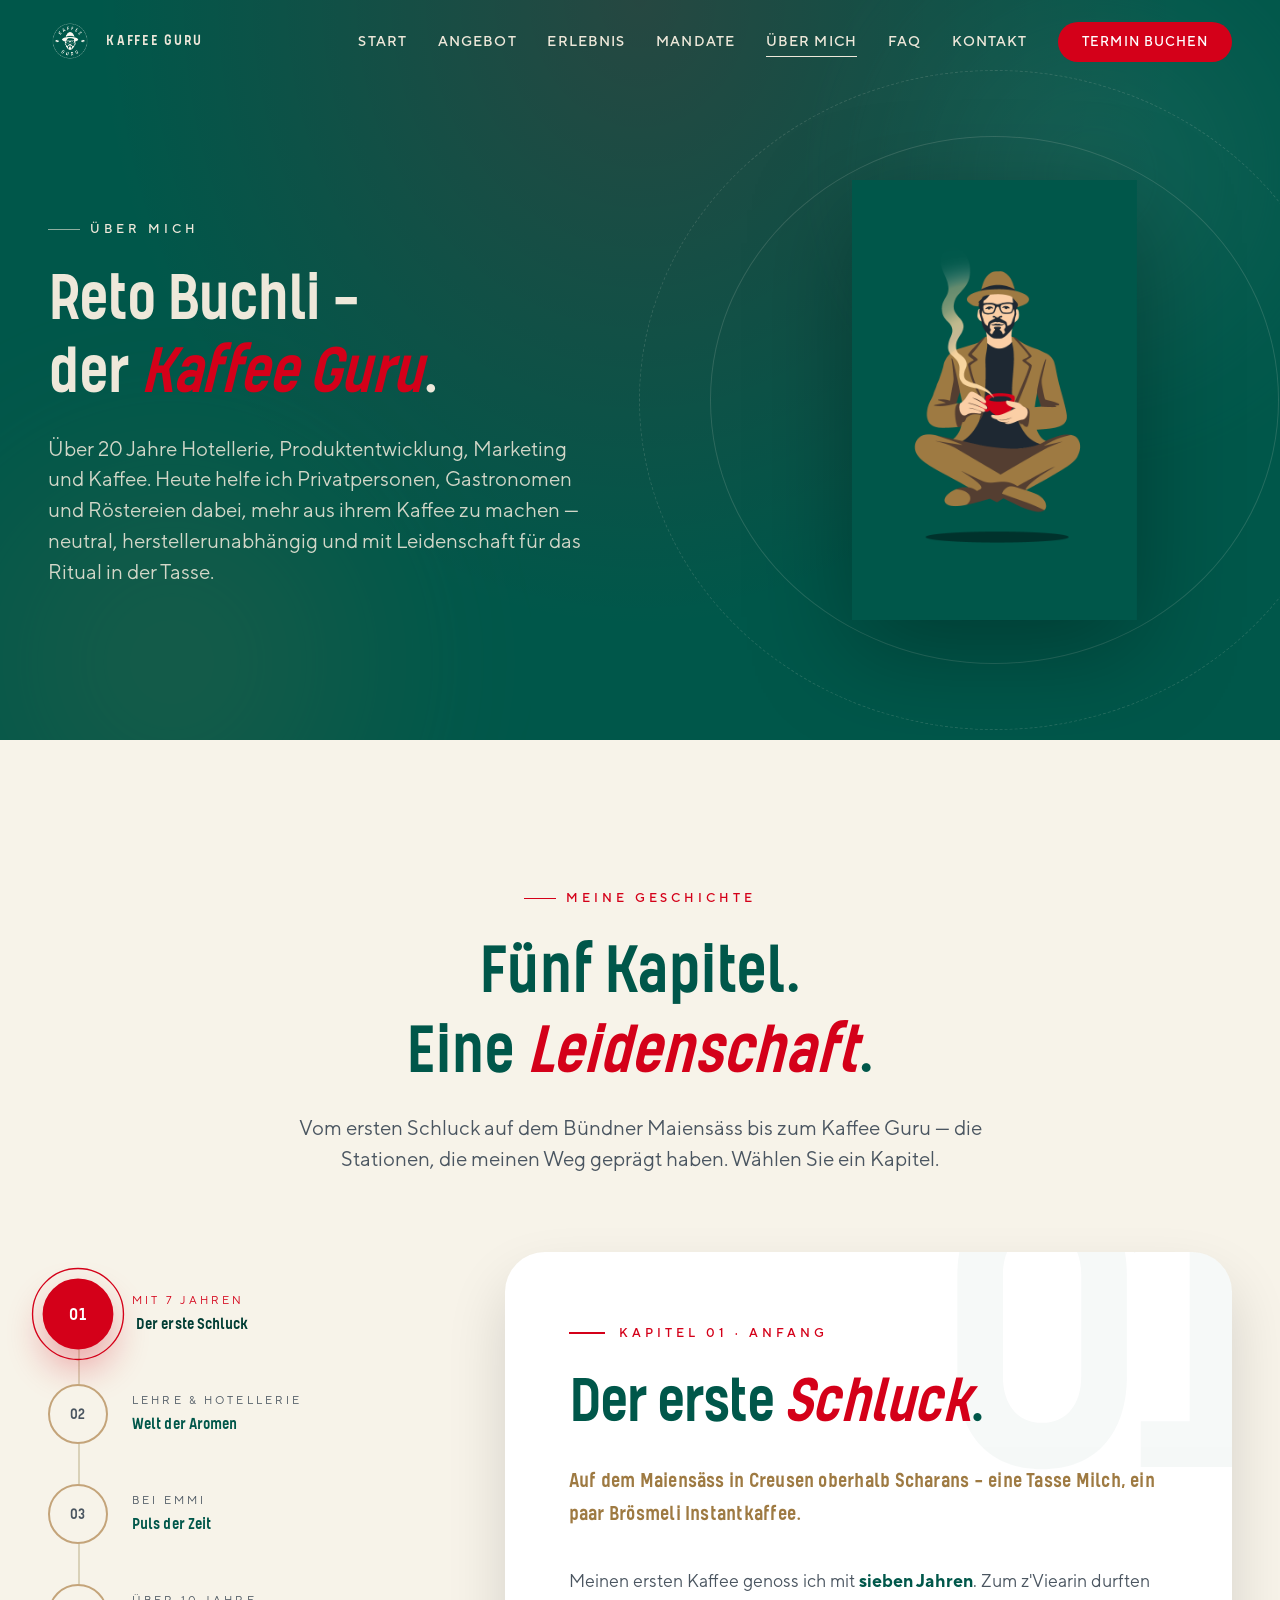
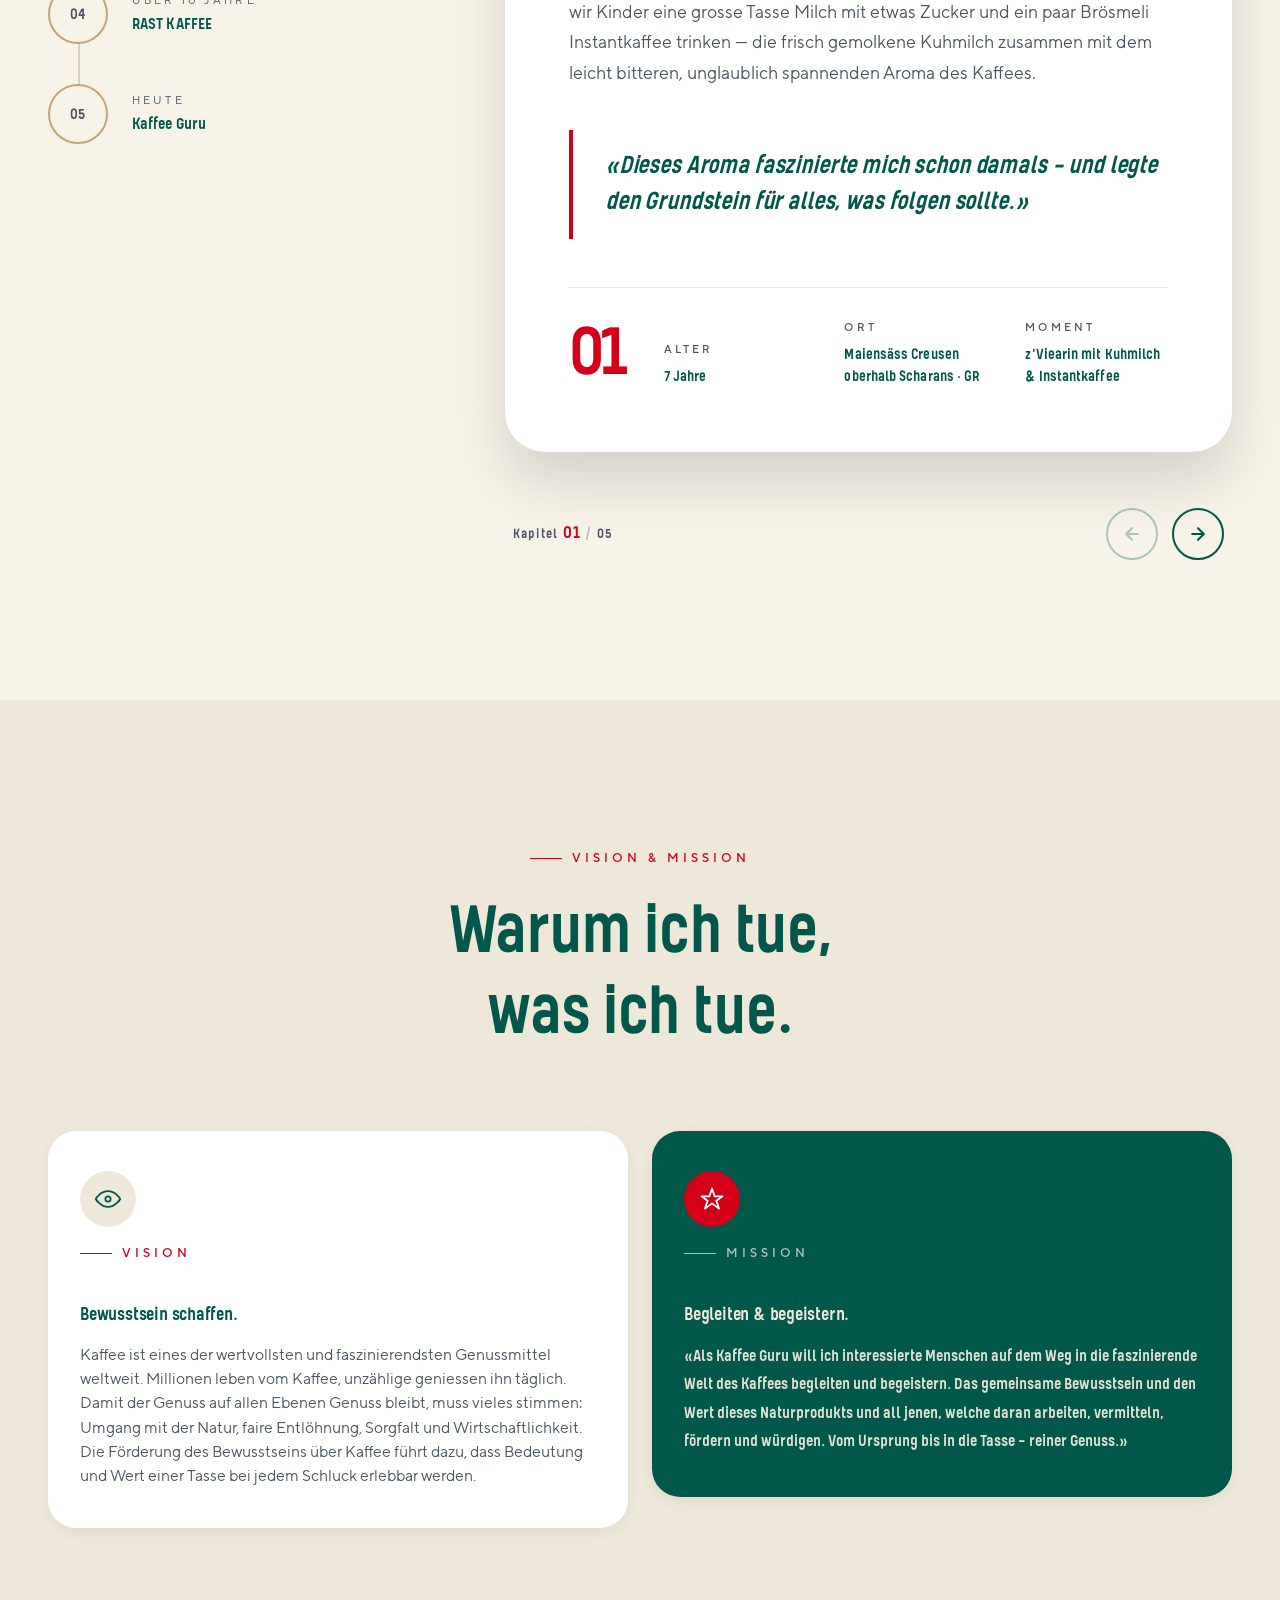
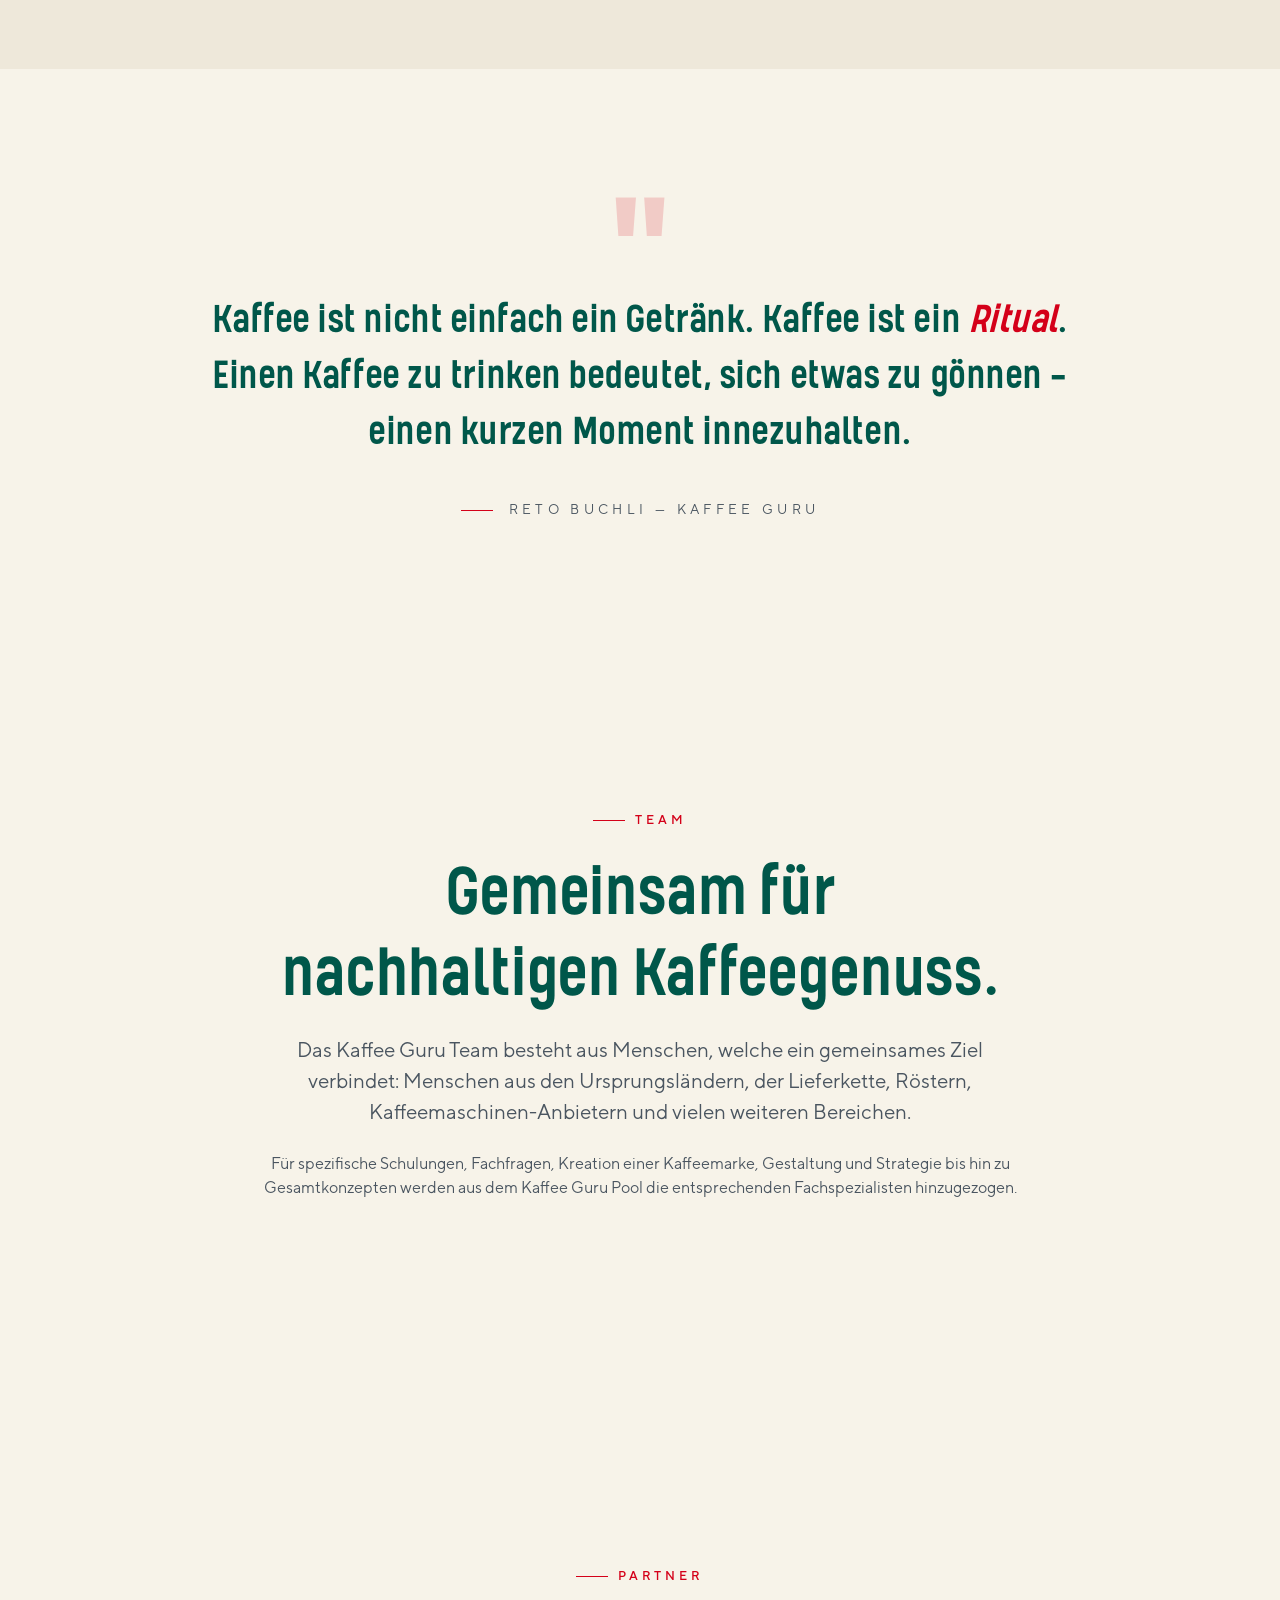
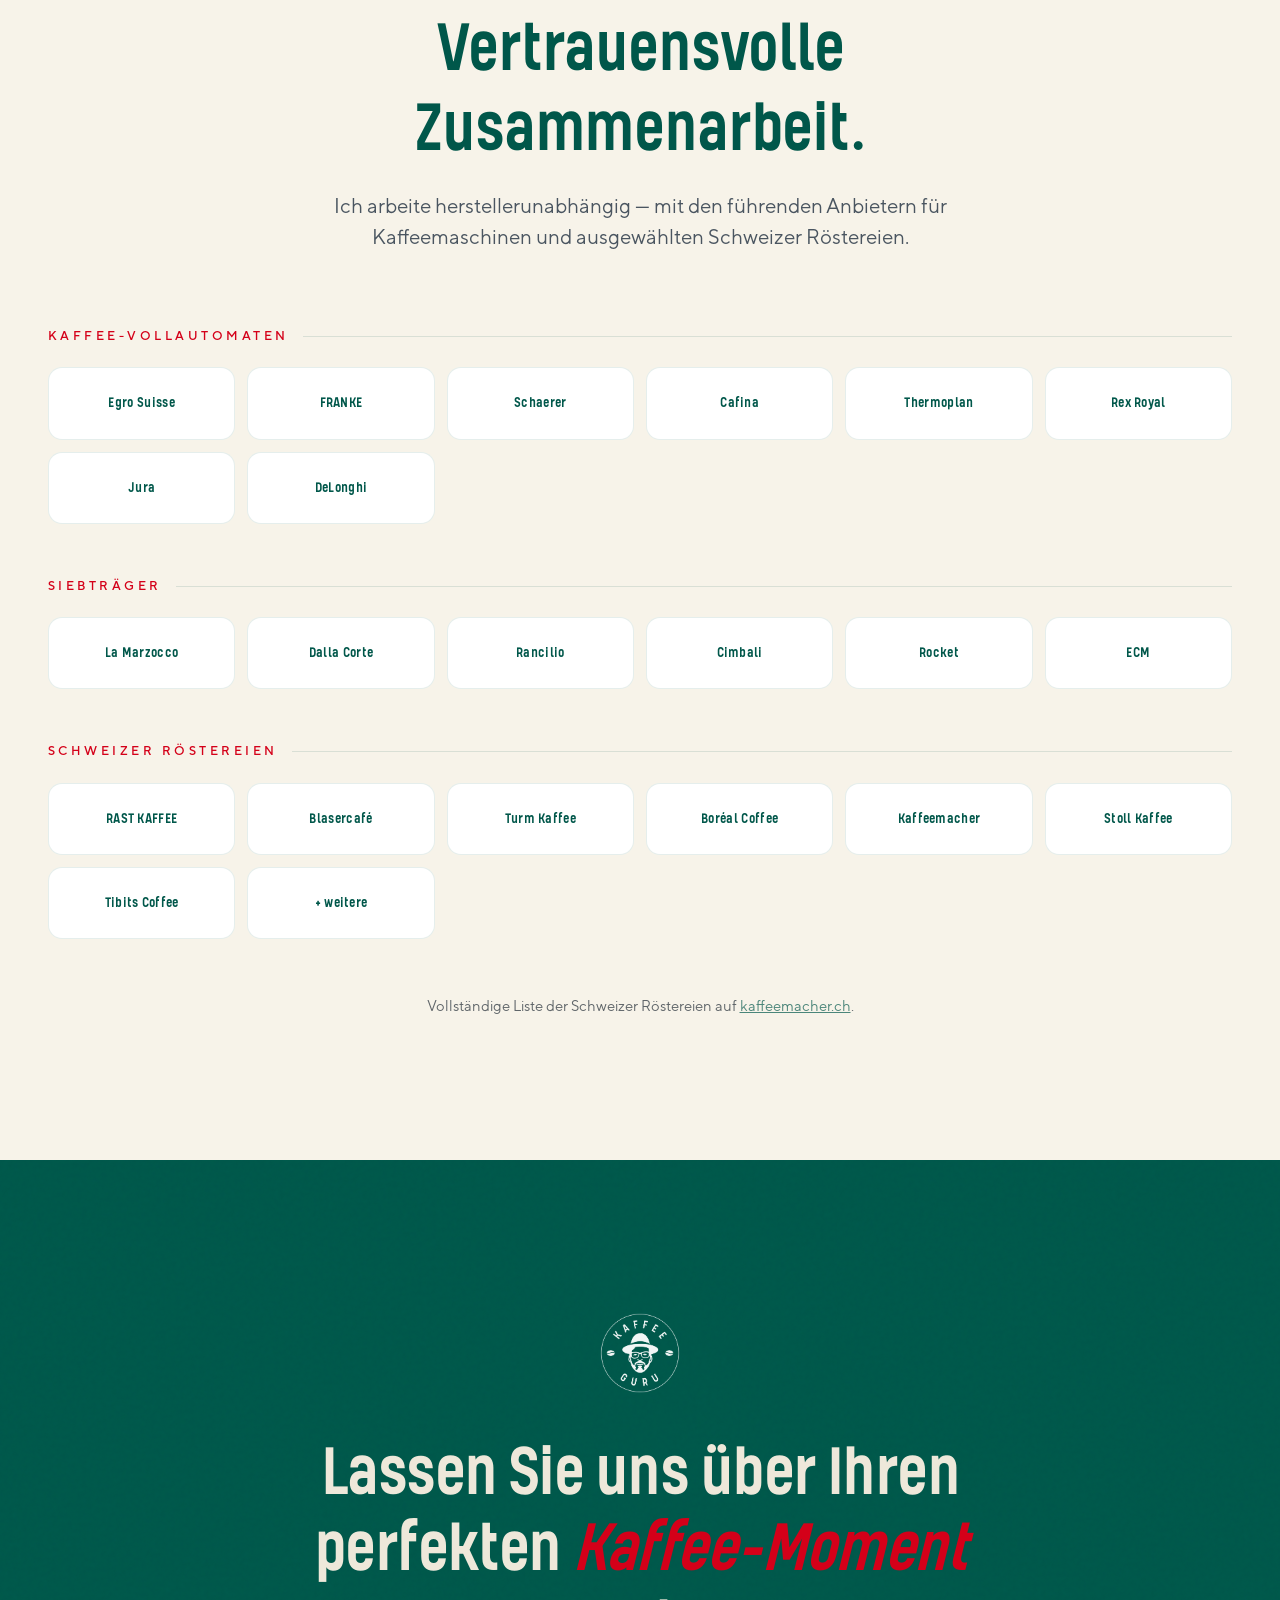
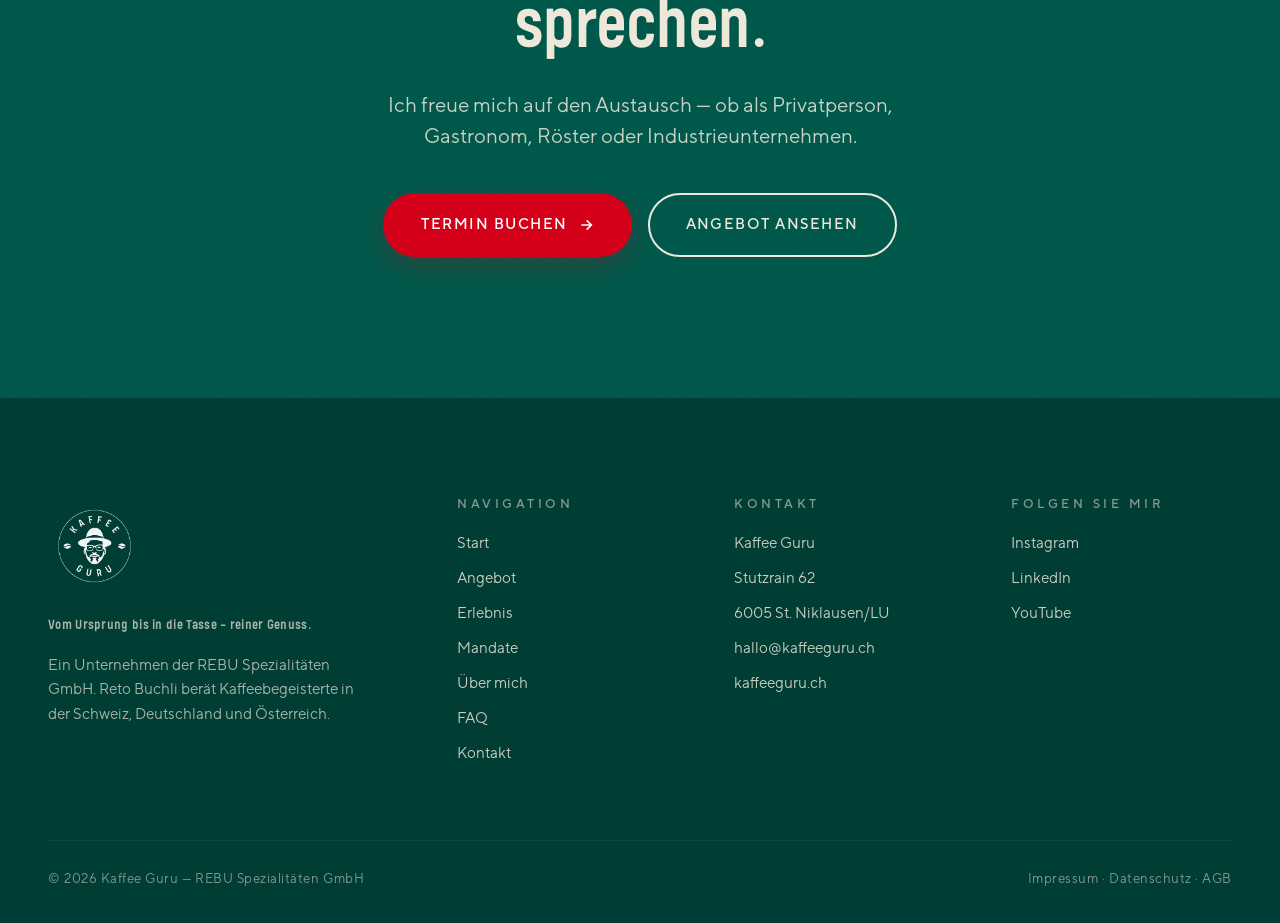
<file: ueber-mich.html>
<!DOCTYPE html>
<html lang="de">
<head>
  <meta charset="UTF-8" />
  <meta name="viewport" content="width=device-width, initial-scale=1.0" />
  <title>Über mich — Reto Buchli, der Kaffee Guru</title>
  <meta name="description" content="Reto Buchli — Hotelier, Produktentwickler, Kaffeeexperte. Über 20 Jahre Erfahrung in der Welt des Kaffees. Vision, Mission und Team." />
  <link rel="icon" href="assets/images/logo.png" type="image/png" />
  <link rel="stylesheet" href="css/styles.css?v=9" />
</head>
<body>

  <header class="site-header is-light">
    <nav class="nav">
      <a class="nav__brand" href="index.html">
        <img src="assets/images/logo.png" alt="Kaffee Guru" />
        <span>Kaffee Guru</span>
      </a>
      <button class="nav-toggle" aria-label="Menü öffnen">
        <span></span><span></span><span></span>
      </button>
      <ul class="nav__menu">
        <li><a href="index.html">Start</a></li>
        <li><a href="angebot.html">Angebot</a></li>
        <li><a href="erlebnis.html">Erlebnis</a></li>
        <li><a href="mandate.html">Mandate</a></li>
        <li><a href="ueber-mich.html" class="active">Über mich</a></li>
        <li><a href="faq.html">FAQ</a></li>
        <li><a href="kontakt.html">Kontakt</a></li>
        <li><a href="buchung.html" class="nav__cta">Termin buchen</a></li>
      </ul>
    </nav>
  </header>

  <main>

    <!-- SPLIT SUBHERO -->
    <section class="subhero subhero--split">
      <div class="subhero__bg-circle subhero__bg-circle--1"></div>
      <div class="subhero__bg-circle subhero__bg-circle--2"></div>
      <div class="container subhero__inner">
        <div class="reveal">
          <span class="eyebrow eyebrow--light">Über mich</span>
          <h1>Reto Buchli —<br>der <em>Kaffee Guru</em>.</h1>
          <p>Über 20 Jahre Hotellerie, Produktentwicklung, Marketing und Kaffee. Heute helfe ich Privatpersonen, Gastronomen und Röstereien dabei, mehr aus ihrem Kaffee zu machen — neutral, herstellerunabhängig und mit Leidenschaft für das Ritual in der Tasse.</p>
        </div>
        <div class="subhero__visual reveal" style="--reveal-delay: 0.15s;">
          <div class="subhero__visual-deco subhero__visual-deco--2"></div>
          <div class="subhero__visual-deco"></div>
          <img src="assets/images/illustration.png" alt="Reto Buchli — Kaffee Guru" />
        </div>
      </div>
    </section>

    <!-- STORY — Interaktive Kapitel-Reise -->
    <section style="background: var(--beige-soft);">
      <div class="container container--wide">
        <div class="section-head section-head--center reveal">
          <span class="eyebrow">Meine Geschichte</span>
          <h2>Fünf Kapitel.<br>Eine <em style="color: var(--red); font-style: italic;">Leidenschaft</em>.</h2>
          <p>Vom ersten Schluck auf dem Bündner Maiensäss bis zum Kaffee Guru — die Stationen, die meinen Weg geprägt haben. Wählen Sie ein Kapitel.</p>
        </div>

        <div class="story reveal" role="tablist" aria-label="Stationen meiner Kaffee-Reise">

          <div class="story__layout">

            <!-- NAV — Vertikale Sticky-Timeline -->
            <nav class="story__nav">
              <div class="story__rail"></div>
              <div class="story__rail-progress"></div>

              <div class="story__nav-list">
                <button class="story__nav-item is-active" type="button">
                  <span class="story__nav-dot">01</span>
                  <span class="story__nav-text">
                    <span class="story__nav-era">Mit 7 Jahren</span>
                    <span class="story__nav-title">Der erste Schluck</span>
                  </span>
                </button>

                <button class="story__nav-item" type="button">
                  <span class="story__nav-dot">02</span>
                  <span class="story__nav-text">
                    <span class="story__nav-era">Lehre & Hotellerie</span>
                    <span class="story__nav-title">Welt der Aromen</span>
                  </span>
                </button>

                <button class="story__nav-item" type="button">
                  <span class="story__nav-dot">03</span>
                  <span class="story__nav-text">
                    <span class="story__nav-era">Bei Emmi</span>
                    <span class="story__nav-title">Puls der Zeit</span>
                  </span>
                </button>

                <button class="story__nav-item" type="button">
                  <span class="story__nav-dot">04</span>
                  <span class="story__nav-text">
                    <span class="story__nav-era">Über 10 Jahre</span>
                    <span class="story__nav-title">RAST KAFFEE</span>
                  </span>
                </button>

                <button class="story__nav-item" type="button">
                  <span class="story__nav-dot">05</span>
                  <span class="story__nav-text">
                    <span class="story__nav-era">Heute</span>
                    <span class="story__nav-title">Kaffee Guru</span>
                  </span>
                </button>
              </div>
            </nav>

            <!-- STAGE — Chapter Panel -->
            <div class="story__stage">

              <article class="story__chapter is-active" role="tabpanel">
                <span class="story__chapter-mark" aria-hidden="true">01</span>
                <div class="story__chapter-content">
                  <span class="story__chapter-tag">Kapitel 01 · Anfang</span>
                  <h3 class="story__chapter-title">Der erste <em>Schluck</em>.</h3>
                  <p class="story__chapter-lead">Auf dem Maiensäss in Creusen oberhalb Scharans — eine Tasse Milch, ein paar Brösmeli Instantkaffee.</p>
                  <div class="story__chapter-body">
                    <p>Meinen ersten Kaffee genoss ich mit <strong>sieben Jahren</strong>. Zum z'Viearin durften wir Kinder eine grosse Tasse Milch mit etwas Zucker und ein paar Brösmeli Instantkaffee trinken — die frisch gemolkene Kuhmilch zusammen mit dem leicht bitteren, unglaublich spannenden Aroma des Kaffees.</p>
                  </div>
                  <blockquote class="story__chapter-quote">
                    «Dieses Aroma faszinierte mich schon damals — und legte den Grundstein für alles, was folgen sollte.»
                  </blockquote>

                  <div class="story__chapter-stats">
                    <div class="story__chapter-bignum">01</div>
                    <div class="story__chapter-stat">
                      <span class="story__chapter-stat-label">Alter</span>
                      <span class="story__chapter-stat-value">7 Jahre</span>
                    </div>
                    <div class="story__chapter-stat">
                      <span class="story__chapter-stat-label">Ort</span>
                      <span class="story__chapter-stat-value">Maiensäss Creusen<br>oberhalb Scharans · GR</span>
                    </div>
                    <div class="story__chapter-stat">
                      <span class="story__chapter-stat-label">Moment</span>
                      <span class="story__chapter-stat-value">z'Viearin mit Kuhmilch<br>& Instantkaffee</span>
                    </div>
                  </div>
                </div>
              </article>

              <article class="story__chapter" role="tabpanel" aria-hidden="true">
                <span class="story__chapter-mark" aria-hidden="true">02</span>
                <div class="story__chapter-content">
                  <span class="story__chapter-tag">Kapitel 02 · Handwerk</span>
                  <h3 class="story__chapter-title">Welt der <em>Aromen</em>.</h3>
                  <p class="story__chapter-lead">Kochlehre in Arosa und erste Jahre als Hotelier — die Schule der Sinne.</p>
                  <div class="story__chapter-body">
                    <p>Während meiner <strong>Kochlehre in Arosa</strong> tauchte ich tiefer in die Welt der Aromen ein. Wir Köche durften nebst dem Personal-Filterkaffee jeweils am Sonntag einen «feinen» vom Vollautomaten herauslassen — der sonst exklusiv für die Gäste reserviert war.</p>
                    <p>Später als <strong>Hotelier</strong> lernte ich die Zusammenhänge zwischen Effizienz, Qualität und Wirtschaftlichkeit kennen.</p>
                  </div>
                  <blockquote class="story__chapter-quote">
                    «Effizienz. Qualität. Wirtschaftlichkeit. Drei Begriffe, die mich bis heute begleiten.»
                  </blockquote>

                  <div class="story__chapter-stats">
                    <div class="story__chapter-bignum">02</div>
                    <div class="story__chapter-stat">
                      <span class="story__chapter-stat-label">Phase</span>
                      <span class="story__chapter-stat-value">Lehre & frühe<br>Hotellerie-Jahre</span>
                    </div>
                    <div class="story__chapter-stat">
                      <span class="story__chapter-stat-label">Ort</span>
                      <span class="story__chapter-stat-value">Arosa · GR</span>
                    </div>
                    <div class="story__chapter-stat">
                      <span class="story__chapter-stat-label">Lernkurve</span>
                      <span class="story__chapter-stat-value">Sensorik, Service<br>& Betriebs­wirtschaft</span>
                    </div>
                  </div>
                </div>
              </article>

              <article class="story__chapter" role="tabpanel" aria-hidden="true">
                <span class="story__chapter-mark" aria-hidden="true">03</span>
                <div class="story__chapter-content">
                  <span class="story__chapter-tag">Kapitel 03 · Innovation</span>
                  <h3 class="story__chapter-title">Puls der <em>Zeit</em>.</h3>
                  <p class="story__chapter-lead">Bei Emmi — das wahre Bewusstsein für Frische und Qualität entsteht.</p>
                  <div class="story__chapter-body">
                    <p>Das richtige Bewusstsein über die <strong>Qualität und Frische von Kaffee</strong> entwickelte ich erst während meiner Zeit bei <strong>Emmi</strong>. Der erfrischende <strong>Emmi CAFFÈ LATTE</strong> traf den Puls der Zeit.</p>
                    <p>Eine Produktentwicklung, die mir gezeigt hat, was passiert, wenn Kaffee, Innovation und Konsumenten­bedürfnisse zusammenkommen.</p>
                  </div>
                  <blockquote class="story__chapter-quote">
                    «Wenn Kaffee, Innovation und Konsumenten­bedürfnisse zusammen­kommen, entsteht Marken­geschichte.»
                  </blockquote>

                  <div class="story__chapter-stats">
                    <div class="story__chapter-bignum">03</div>
                    <div class="story__chapter-stat">
                      <span class="story__chapter-stat-label">Rolle</span>
                      <span class="story__chapter-stat-value">Produkt­entwicklung<br>& Marketing</span>
                    </div>
                    <div class="story__chapter-stat">
                      <span class="story__chapter-stat-label">Unternehmen</span>
                      <span class="story__chapter-stat-value">Emmi · Schweiz</span>
                    </div>
                    <div class="story__chapter-stat">
                      <span class="story__chapter-stat-label">Highlight</span>
                      <span class="story__chapter-stat-value">CAFFÈ LATTE — Klassiker<br>im Kühlregal</span>
                    </div>
                  </div>
                </div>
              </article>

              <article class="story__chapter" role="tabpanel" aria-hidden="true">
                <span class="story__chapter-mark" aria-hidden="true">04</span>
                <div class="story__chapter-content">
                  <span class="story__chapter-tag">Kapitel 04 · Meisterklasse</span>
                  <h3 class="story__chapter-title">Specialty <em>Coffee</em>.</h3>
                  <p class="story__chapter-lead">Über 10 Jahre Gourmet-Rösterei RAST KAFFEE — schweizweit tausende Kunden begeistert.</p>
                  <div class="story__chapter-body">
                    <p>Begeistert von der Vielfalt und Komplexität von Kaffee vertiefte ich mein Wissen bei der Gourmet-Rösterei <strong>RAST KAFFEE</strong>.</p>
                    <p>Über 10 Jahre durfte ich in die faszinierende Welt des Kaffees eintauchen, sie <strong>mitgestalten und entwickeln</strong> — und schweizweit tausende Kunden und Konsumenten mit dem perfekten Kaffeegenuss begeistern.</p>
                  </div>
                  <blockquote class="story__chapter-quote">
                    «10 Jahre, in denen aus der Faszination ein Handwerk wurde — und aus dem Handwerk eine Berufung.»
                  </blockquote>

                  <div class="story__chapter-stats">
                    <div class="story__chapter-bignum">04</div>
                    <div class="story__chapter-stat">
                      <span class="story__chapter-stat-label">Rolle</span>
                      <span class="story__chapter-stat-value">Marketing- &<br>Verkaufsleiter</span>
                    </div>
                    <div class="story__chapter-stat">
                      <span class="story__chapter-stat-label">Rösterei</span>
                      <span class="story__chapter-stat-value">RAST KAFFEE<br>Gourmet · Ebikon</span>
                    </div>
                    <div class="story__chapter-stat">
                      <span class="story__chapter-stat-label">Dauer</span>
                      <span class="story__chapter-stat-value">10 + Jahre</span>
                    </div>
                  </div>
                </div>
              </article>

              <article class="story__chapter" role="tabpanel" aria-hidden="true">
                <span class="story__chapter-mark" aria-hidden="true">05</span>
                <div class="story__chapter-content">
                  <span class="story__chapter-tag">Kapitel 05 · Heute</span>
                  <h3 class="story__chapter-title">Mein Wissen <em>für Sie</em>.</h3>
                  <p class="story__chapter-lead">Heute begleite ich Kaffeebegeisterte in der Schweiz, Deutschland und Österreich — als Kaffee Guru.</p>
                  <div class="story__chapter-body">
                    <p>Nach meiner langjährigen Erfahrung mit Kaffee stelle ich meine Kompetenzen Kaffeebegeisterten in der <strong>Schweiz, Deutschland und Österreich</strong> zur Verfügung.</p>
                    <p>Immer mit dem Ziel, die Faszination und das Bewusstsein für diese einzigartige Spezialität auf eine <strong>freud-, bewusst- und genussvolle Art</strong> zu vermitteln.</p>
                  </div>
                  <blockquote class="story__chapter-quote">
                    «Vom Ursprung bis in die Tasse — reiner Genuss.»
                  </blockquote>

                  <div class="story__chapter-stats">
                    <div class="story__chapter-bignum">05</div>
                    <div class="story__chapter-stat">
                      <span class="story__chapter-stat-label">Rolle</span>
                      <span class="story__chapter-stat-value">Kaffee Guru —<br>Beratung & Coaching</span>
                    </div>
                    <div class="story__chapter-stat">
                      <span class="story__chapter-stat-label">Märkte</span>
                      <span class="story__chapter-stat-value">CH · DE · AT</span>
                    </div>
                    <div class="story__chapter-stat">
                      <span class="story__chapter-stat-label">Mission</span>
                      <span class="story__chapter-stat-value">Reiner Genuss vom<br>Ursprung bis in die Tasse</span>
                    </div>
                  </div>
                </div>
              </article>

              <!-- CONTROLS -->
              <div class="story__controls">
                <div class="story__progress">
                  Kapitel <strong>01</strong> <span style="opacity:0.4;">/</span> <span class="story__progress-total">05</span>
                </div>
                <div class="story__btns">
                  <button class="story__btn story__btn--prev" type="button" aria-label="Vorheriges Kapitel">
                    <svg viewBox="0 0 24 24" fill="none" stroke="currentColor" stroke-width="2.5" stroke-linecap="round" stroke-linejoin="round"><path d="M19 12H5M12 19l-7-7 7-7"/></svg>
                  </button>
                  <button class="story__btn story__btn--next" type="button" aria-label="Nächstes Kapitel">
                    <svg viewBox="0 0 24 24" fill="none" stroke="currentColor" stroke-width="2.5" stroke-linecap="round" stroke-linejoin="round"><path d="M5 12h14M12 5l7 7-7 7"/></svg>
                  </button>
                </div>
              </div>
            </div>

          </div>
        </div>
      </div>
    </section>

    <!-- VISION + MISSION -->
    <section style="background: var(--beige);">
      <div class="container">
        <div class="section-head section-head--center reveal">
          <span class="eyebrow">Vision & Mission</span>
          <h2>Warum ich tue,<br>was ich tue.</h2>
        </div>

        <div class="two-col" style="gap: 24px;">
          <div class="honorar__card reveal">
            <div class="honorar__icon">
              <svg viewBox="0 0 32 32" fill="none" stroke="currentColor" stroke-width="2" stroke-linecap="round" stroke-linejoin="round">
                <circle cx="16" cy="16" r="3"/>
                <path d="M2 16s5-9 14-9 14 9 14 9-5 9-14 9-14-9-14-9z"/>
              </svg>
            </div>
            <span class="eyebrow">Vision</span>
            <h3>Bewusstsein schaffen.</h3>
            <p>Kaffee ist eines der wertvollsten und faszinierendsten Genussmittel weltweit. Millionen leben vom Kaffee, unzählige geniessen ihn täglich. Damit der Genuss auf allen Ebenen Genuss bleibt, muss vieles stimmen: Umgang mit der Natur, faire Entlöhnung, Sorgfalt und Wirtschaftlichkeit. Die Förderung des Bewusstseins über Kaffee führt dazu, dass Bedeutung und Wert einer Tasse bei jedem Schluck erlebbar werden.</p>
          </div>

          <div class="honorar__card honorar__card--featured reveal" style="--reveal-delay: 0.1s;">
            <div class="honorar__icon">
              <svg viewBox="0 0 32 32" fill="none" stroke="currentColor" stroke-width="2" stroke-linecap="round" stroke-linejoin="round">
                <path d="M16 4l3 9h9l-7 5 3 9-8-6-8 6 3-9-7-5h9z"/>
              </svg>
            </div>
            <span class="eyebrow" style="color: #EEE8DA; opacity: 0.75;">Mission</span>
            <h3 style="color: #EEE8DA;">Begleiten & begeistern.</h3>
            <p style="font-family: var(--font-display); font-size: 1.15rem; line-height: 1.55; color: #EEE8DA;">
              «Als Kaffee Guru will ich interessierte Menschen auf dem Weg in die faszinierende Welt des Kaffees begleiten und begeistern. Das gemeinsame Bewusstsein und den Wert dieses Naturprodukts und all jenen, welche daran arbeiten, vermitteln, fördern und würdigen. Vom Ursprung bis in die Tasse — reiner Genuss.»
            </p>
          </div>
        </div>
      </div>
    </section>

    <!-- PULL QUOTE -->
    <section class="pull-quote">
      <div class="container">
        <div class="pull-quote__inner reveal">
          <span class="pull-quote__mark">"</span>
          <p class="pull-quote__text">
            Kaffee ist nicht einfach ein Getränk. Kaffee ist ein <em style="color: var(--red); font-style: italic;">Ritual</em>. Einen Kaffee zu trinken bedeutet, sich etwas zu gönnen — einen kurzen Moment innezuhalten.
          </p>
          <cite class="pull-quote__cite">Reto Buchli — Kaffee Guru</cite>
        </div>
      </div>
    </section>

    <!-- TEAM -->
    <section style="background: var(--beige-soft);">
      <div class="container container--narrow">
        <div class="section-head section-head--center reveal">
          <span class="eyebrow">Team</span>
          <h2>Gemeinsam für<br>nachhaltigen Kaffeegenuss.</h2>
          <p>Das Kaffee Guru Team besteht aus Menschen, welche ein gemeinsames Ziel verbindet: Menschen aus den Ursprungsländern, der Lieferkette, Röstern, Kaffeemaschinen-Anbietern und vielen weiteren Bereichen.</p>
          <p style="font-size: 1rem; margin-top: 24px;">Für spezifische Schulungen, Fachfragen, Kreation einer Kaffeemarke, Gestaltung und Strategie bis hin zu Gesamtkonzepten werden aus dem Kaffee Guru Pool die entsprechenden Fachspezialisten hinzugezogen.</p>
        </div>
      </div>
    </section>

    <!-- PARTNER SECTION -->
    <section class="partner-section">
      <div class="container">
        <div class="section-head section-head--center reveal">
          <span class="eyebrow">Partner</span>
          <h2>Vertrauensvolle<br>Zusammenarbeit.</h2>
          <p>Ich arbeite herstellerunabhängig — mit den führenden Anbietern für Kaffeemaschinen und ausgewählten Schweizer Röstereien.</p>
        </div>

        <div class="partner-block reveal">
          <h4>Kaffee-Vollautomaten</h4>
          <div class="partner-grid">
            <div class="partner-chip">Egro Suisse</div>
            <div class="partner-chip">FRANKE</div>
            <div class="partner-chip">Schaerer</div>
            <div class="partner-chip">Cafina</div>
            <div class="partner-chip">Thermoplan</div>
            <div class="partner-chip">Rex Royal</div>
            <div class="partner-chip">Jura</div>
            <div class="partner-chip">DeLonghi</div>
          </div>
        </div>

        <div class="partner-block reveal" style="--reveal-delay: 0.1s;">
          <h4>Siebträger</h4>
          <div class="partner-grid">
            <div class="partner-chip">La Marzocco</div>
            <div class="partner-chip">Dalla Corte</div>
            <div class="partner-chip">Rancilio</div>
            <div class="partner-chip">Cimbali</div>
            <div class="partner-chip">Rocket</div>
            <div class="partner-chip">ECM</div>
          </div>
        </div>

        <div class="partner-block reveal" style="--reveal-delay: 0.2s;">
          <h4>Schweizer Röstereien</h4>
          <div class="partner-grid">
            <div class="partner-chip">RAST KAFFEE</div>
            <div class="partner-chip">Blasercafé</div>
            <div class="partner-chip">Turm Kaffee</div>
            <div class="partner-chip">Boréal Coffee</div>
            <div class="partner-chip">Kaffeemacher</div>
            <div class="partner-chip">Stoll Kaffee</div>
            <div class="partner-chip">Tibits Coffee</div>
            <div class="partner-chip">+ weitere</div>
          </div>
        </div>

        <p style="margin-top: 32px; text-align: center; opacity: 0.7; font-size: 0.92rem;">
          Vollständige Liste der Schweizer Röstereien auf
          <a href="https://kaffeemacher.ch/pages/schweizer-roestereien/" style="color: var(--green); text-decoration: underline;" target="_blank" rel="noopener">kaffeemacher.ch</a>.
        </p>
      </div>
    </section>

    <!-- BIG CTA -->
    <section class="big-cta">
      <div class="container container--narrow">
        <div class="reveal">
          <img src="assets/images/logo.png" alt="" class="big-cta__logo" />
          <h2>Lassen Sie uns über Ihren<br>perfekten <em>Kaffee-Moment</em> sprechen.</h2>
          <p>Ich freue mich auf den Austausch — ob als Privatperson, Gastronom, Röster oder Industrieunternehmen.</p>
          <div class="big-cta__ctas">
            <a href="buchung.html" class="btn btn--primary">Termin buchen
              <svg viewBox="0 0 24 24" fill="none" stroke="currentColor" stroke-width="2.5"><path d="M5 12h14M13 5l7 7-7 7"/></svg>
            </a>
            <a href="angebot.html" class="btn btn--outline-light">Angebot ansehen</a>
          </div>
        </div>
      </div>
    </section>

  </main>

  <footer class="site-footer">
    <div class="container">
      <div class="footer__grid">
        <div class="footer__brand">
          <img src="assets/images/logo.png" alt="Kaffee Guru" />
          <p class="footer__brand-tagline">Vom Ursprung bis in die Tasse — reiner Genuss.</p>
          <p>Ein Unternehmen der REBU Spezialitäten GmbH. Reto Buchli berät Kaffeebegeisterte in der Schweiz, Deutschland und Österreich.</p>
        </div>
        <div>
          <h5>Navigation</h5>
          <ul>
            <li><a href="index.html">Start</a></li>
            <li><a href="angebot.html">Angebot</a></li>
            <li><a href="erlebnis.html">Erlebnis</a></li>
            <li><a href="mandate.html">Mandate</a></li>
            <li><a href="ueber-mich.html">Über mich</a></li>
            <li><a href="faq.html">FAQ</a></li>
            <li><a href="kontakt.html">Kontakt</a></li>
          </ul>
        </div>
        <div>
          <h5>Kontakt</h5>
          <ul>
            <li>Kaffee Guru</li>
            <li>Stutzrain 62</li>
            <li>6005 St. Niklausen/LU</li>
            <li><a href="mailto:hallo@kaffeeguru.ch">hallo@kaffeeguru.ch</a></li>
            <li><a href="https://kaffeeguru.ch">kaffeeguru.ch</a></li>
          </ul>
        </div>
        <div>
          <h5>Folgen Sie mir</h5>
          <ul>
            <li><a href="#">Instagram</a></li>
            <li><a href="#">LinkedIn</a></li>
            <li><a href="#">YouTube</a></li>
          </ul>
        </div>
      </div>
      <div class="footer__bottom">
        <span>© 2026 Kaffee Guru — REBU Spezialitäten GmbH</span>
        <span>Impressum · Datenschutz · AGB</span>
      </div>
    </div>
  </footer>

  <script src="js/script.js?v=9"></script>
</body>
</html>
</file>
<file: css/styles.css>
/* ====================================================================
   KAFFEE GURU — Editorial Premium Stylesheet
   Brand-konform nach Markenelemente Manual
   ==================================================================== */

@font-face {
  font-family: 'TT Norms Pro';
  src: url('../assets/fonts/TTNormsPro-Regular.otf') format('opentype');
  font-weight: 400; font-style: normal; font-display: swap;
}
@font-face {
  font-family: 'TT Norms Pro';
  src: url('../assets/fonts/TTNormsPro-Medium.otf') format('opentype');
  font-weight: 500; font-style: normal; font-display: swap;
}
@font-face {
  font-family: 'TT Norms Pro';
  src: url('../assets/fonts/TTNormsPro-Bold.otf') format('opentype');
  font-weight: 700; font-style: normal; font-display: swap;
}
@font-face {
  font-family: 'Kelpt Sans B1';
  src: url('../assets/fonts/KelptSansB1-Medium.otf') format('opentype');
  font-weight: 500; font-style: normal; font-display: swap;
}

:root {
  /* Brand colors */
  --green: #00574A;
  --green-deep: #003D34;
  --green-soft: #4A8077;
  --red: #D40019;
  --red-deep: #A50014;
  --beige: #EEE8DA;
  --beige-soft: #F7F3E9;
  --beige-deep: #D9D1B8;
  --brown: #9E7A42;
  --brown-soft: #C4A47A;
  --ink: #1E2832;
  --ink-soft: #4A5560;
  --white: #FFFFFF;

  /* Fluid type scale */
  --display-xl: clamp(3.5rem, 9vw, 8rem);
  --display-lg: clamp(2.8rem, 6vw, 5rem);
  --display-md: clamp(2.2rem, 4.5vw, 3.6rem);
  --display-sm: clamp(1.6rem, 2.8vw, 2.2rem);
  --body-xl: clamp(1.2rem, 1.6vw, 1.4rem);
  --body-lg: 1.125rem;
  --body: 1rem;
  --body-sm: 0.92rem;
  --eyebrow: 0.78rem;

  /* Spacing */
  --space-3xs: 4px;
  --space-2xs: 8px;
  --space-xs: 16px;
  --space-sm: 24px;
  --space-md: 40px;
  --space-lg: 64px;
  --space-xl: 96px;
  --space-2xl: 140px;
  --section-y: clamp(80px, 11vw, 160px);

  /* Layout */
  --container: 1280px;
  --container-narrow: 880px;
  --container-text: 720px;

  /* Visual */
  --radius-sm: 6px;
  --radius: 14px;
  --radius-lg: 28px;
  --radius-xl: 40px;
  --shadow-sm: 0 4px 16px rgba(0, 0, 0, 0.06);
  --shadow: 0 16px 40px rgba(0, 0, 0, 0.08);
  --shadow-lg: 0 30px 60px rgba(0, 0, 0, 0.14);
  --shadow-green: 0 30px 80px rgba(0, 87, 74, 0.25);

  /* Motion */
  --ease: cubic-bezier(0.25, 0.46, 0.45, 0.94);
  --ease-out: cubic-bezier(0.16, 1, 0.3, 1);
  --ease-spring: cubic-bezier(0.34, 1.56, 0.64, 1);
  --t-fast: 0.25s;
  --t: 0.45s;
  --t-slow: 0.8s;

  /* Fonts */
  --font-display: 'Kelpt Sans B1', 'TT Norms Pro', system-ui, sans-serif;
  --font-body: 'TT Norms Pro', system-ui, -apple-system, sans-serif;

  /* Legacy aliases (für bestehende Inline-Styles in Unterseiten) */
  --color-green: var(--green);
  --color-green-dark: var(--green-deep);
  --color-red: var(--red);
  --color-beige: var(--beige);
  --color-beige-light: var(--beige-soft);
  --color-brown: var(--brown);
  --color-black: var(--ink);
  --color-white: var(--white);
  --radius: 14px;
  --radius-lg: 28px;
  --shadow-soft: var(--shadow-sm);
  --shadow-strong: var(--shadow-lg);
  --transition: 0.45s var(--ease);
}

/* ============================================================
   RESET & BASE
   ============================================================ */
*, *::before, *::after { box-sizing: border-box; margin: 0; padding: 0; }
html {
  scroll-behavior: smooth;
  -webkit-text-size-adjust: 100%;
  text-rendering: optimizeLegibility;
}
body {
  font-family: var(--font-body);
  font-size: var(--body);
  font-weight: 400;
  line-height: 1.65;
  color: var(--ink);
  background: var(--beige-soft);
  -webkit-font-smoothing: antialiased;
  -moz-osx-font-smoothing: grayscale;
  overflow-x: hidden;
}
img, svg, video { max-width: 100%; height: auto; display: block; }
a { color: inherit; text-decoration: none; transition: color var(--t-fast) var(--ease); }
button { font-family: inherit; cursor: pointer; border: 0; background: none; }
ul, ol { list-style: none; }

/* ============================================================
   TYPOGRAPHY
   ============================================================ */
h1, h2, h3, h4, h5, h6 {
  font-family: var(--font-display);
  font-weight: 500;
  line-height: 1.05;
  letter-spacing: -0.005em;
  color: var(--green);
}
h1 { font-size: var(--display-xl); letter-spacing: -0.02em; }
h2 { font-size: var(--display-lg); letter-spacing: -0.015em; }
h3 { font-size: var(--display-md); letter-spacing: -0.01em; }
h4 { font-size: var(--display-sm); letter-spacing: -0.005em; }
h5 { font-size: 1.25rem; letter-spacing: 0; }

p { margin: 0; }
p + p { margin-top: 1em; }

strong { font-weight: 700; }

/* Eyebrow tag */
.eyebrow {
  display: inline-flex;
  align-items: center;
  gap: 10px;
  font-family: var(--font-body);
  font-weight: 500;
  font-size: var(--eyebrow);
  letter-spacing: 0.32em;
  text-transform: uppercase;
  color: var(--red);
  margin-bottom: var(--space-sm);
}
.eyebrow::before {
  content: '';
  width: 32px;
  height: 1px;
  background: currentColor;
}
.eyebrow--center { justify-content: center; }
.eyebrow--light { color: var(--beige); }
.eyebrow--light::before { opacity: 0.6; }

/* Display Lead */
.lead {
  font-size: var(--body-xl);
  line-height: 1.5;
  color: var(--ink);
  font-weight: 400;
  max-width: 640px;
}
.lead--light { color: rgba(238, 232, 218, 0.92); }

/* Drop cap */
.drop-cap::first-letter {
  font-family: var(--font-display);
  font-size: 4.5em;
  float: left;
  line-height: 0.85;
  padding: 0.05em 0.12em 0 0;
  color: var(--red);
  font-weight: 500;
}

/* ============================================================
   LAYOUT
   ============================================================ */
.container {
  max-width: var(--container);
  margin: 0 auto;
  padding: 0 clamp(20px, 4vw, 48px);
}
.container--narrow { max-width: var(--container-narrow); }
.container--text { max-width: var(--container-text); }
.container--wide { max-width: 1440px; }

section { padding: var(--section-y) 0; }
.section-tight { padding: clamp(56px, 7vw, 96px) 0; }

/* ============================================================
   HEADER & NAV
   ============================================================ */
.site-header {
  position: fixed;
  top: 0; left: 0; right: 0;
  z-index: 100;
  padding: 18px 0;
  transition: all var(--t) var(--ease);
}
.site-header::before {
  content: '';
  position: absolute;
  inset: 0;
  background: rgba(247, 243, 233, 0.85);
  backdrop-filter: saturate(180%) blur(20px);
  -webkit-backdrop-filter: saturate(180%) blur(20px);
  opacity: 0;
  transition: opacity var(--t) var(--ease);
  z-index: -1;
  border-bottom: 1px solid transparent;
}
.site-header.is-scrolled {
  padding: 10px 0;
}
.site-header.is-scrolled::before {
  opacity: 1;
  border-bottom-color: rgba(0, 87, 74, 0.08);
}
.site-header.is-light {
  --nav-color: var(--beige);
}
.site-header.is-light .nav__brand,
.site-header.is-light .nav__menu a {
  color: var(--beige);
}
.site-header.is-light.is-scrolled .nav__brand,
.site-header.is-light.is-scrolled .nav__menu a {
  color: var(--green);
}

.nav {
  display: flex;
  align-items: center;
  justify-content: space-between;
  max-width: var(--container);
  margin: 0 auto;
  padding: 0 clamp(20px, 4vw, 48px);
  gap: var(--space-md);
}
.nav__brand {
  display: flex;
  align-items: center;
  gap: 14px;
  font-family: var(--font-display);
  font-size: 1.05rem;
  color: var(--green);
  letter-spacing: 0.1em;
  text-transform: uppercase;
  z-index: 1;
}
.nav__brand img {
  height: 46px;
  width: auto;
  transition: transform var(--t) var(--ease-spring), filter 0.4s var(--ease);
}
.nav__brand:hover img { transform: rotate(-5deg) scale(1.05); }

/* Auf grünem Hero (is-light, nicht gescrollt) → Logo wird beige */
.site-header.is-light:not(.is-scrolled) .nav__brand img {
  filter: brightness(0) invert(0.94) sepia(0.18) saturate(0.6) hue-rotate(8deg);
}

.nav__menu {
  display: flex;
  align-items: center;
  gap: clamp(20px, 2.4vw, 36px);
}
.nav__menu a {
  font-weight: 500;
  font-size: 0.88rem;
  letter-spacing: 0.08em;
  text-transform: uppercase;
  color: var(--green);
  position: relative;
  padding: 6px 0;
}
.nav__menu a::after {
  content: '';
  position: absolute;
  bottom: 0; left: 0;
  width: 100%;
  height: 1px;
  background: currentColor;
  transform: scaleX(0);
  transform-origin: right;
  transition: transform var(--t) var(--ease-out);
}
.nav__menu a:hover::after,
.nav__menu a.active::after {
  transform: scaleX(1);
  transform-origin: left;
}
.nav__menu a.active { color: var(--red); }

.nav__cta {
  background: var(--red);
  color: var(--white) !important;
  padding: 12px 24px !important;
  border-radius: 999px;
  font-size: 0.82rem !important;
  transition: all var(--t) var(--ease-spring);
}
.nav__cta::after { display: none !important; }
.nav__cta:hover {
  background: var(--green) !important;
  transform: translateY(-2px) scale(1.04);
  box-shadow: 0 12px 24px rgba(212, 0, 25, 0.25);
}

.nav-toggle {
  display: none;
  padding: 8px;
  z-index: 1;
}
.nav-toggle span {
  display: block;
  width: 26px;
  height: 2px;
  background: var(--green);
  margin: 6px 0;
  transition: var(--t) var(--ease);
}
.is-light .nav-toggle span { background: var(--beige); }
.is-scrolled .nav-toggle span { background: var(--green); }
.nav-toggle.is-active span:nth-child(1) { transform: translateY(8px) rotate(45deg); }
.nav-toggle.is-active span:nth-child(2) { opacity: 0; }
.nav-toggle.is-active span:nth-child(3) { transform: translateY(-8px) rotate(-45deg); }

/* ============================================================
   BUTTONS
   ============================================================ */
.btn {
  display: inline-flex;
  align-items: center;
  justify-content: center;
  gap: 10px;
  padding: 18px 36px;
  border-radius: 999px;
  font-family: var(--font-body);
  font-weight: 500;
  font-size: 0.92rem;
  letter-spacing: 0.1em;
  text-transform: uppercase;
  border: 2px solid transparent;
  cursor: pointer;
  text-decoration: none;
  position: relative;
  overflow: hidden;
  transition: all var(--t) var(--ease-spring);
  white-space: nowrap;
}
.btn svg { width: 16px; height: 16px; transition: transform var(--t) var(--ease); }
.btn:hover svg { transform: translateX(4px); }

.btn--primary {
  background: var(--red);
  color: var(--white);
  box-shadow: 0 10px 24px rgba(212, 0, 25, 0.2);
}
.btn--primary:hover {
  background: var(--green);
  transform: translateY(-3px);
  box-shadow: 0 16px 32px rgba(0, 87, 74, 0.3);
}

.btn--green {
  background: var(--green);
  color: var(--beige);
  box-shadow: 0 10px 24px rgba(0, 87, 74, 0.2);
}
.btn--green:hover {
  background: var(--red);
  transform: translateY(-3px);
  color: var(--white);
}

.btn--outline {
  border-color: var(--green);
  color: var(--green);
}
.btn--outline:hover {
  background: var(--green);
  color: var(--beige);
  transform: translateY(-3px);
}

.btn--outline-light {
  border-color: var(--beige);
  color: var(--beige);
}
.btn--outline-light:hover {
  background: var(--beige);
  color: var(--green);
  transform: translateY(-3px);
}

.btn--ghost {
  padding: 8px 0;
  color: var(--green);
  font-size: 0.85rem;
  border: none;
}
.btn--ghost::after {
  content: '→';
  margin-left: 6px;
  display: inline-block;
  transition: transform var(--t) var(--ease-out);
}
.btn--ghost:hover { color: var(--red); }
.btn--ghost:hover::after { transform: translateX(6px); }

/* ============================================================
   CINEMATIC HERO
   ============================================================ */
.hero {
  position: relative;
  background: var(--green);
  color: var(--beige);
  overflow: hidden;
  min-height: 100vh;
  display: flex;
  align-items: center;
  padding: 140px 0 80px;
}

.hero__bg {
  position: absolute;
  inset: 0;
  pointer-events: none;
  z-index: 0;
}
.hero__bg-circle {
  position: absolute;
  border-radius: 50%;
  filter: blur(80px);
  opacity: 0.4;
}
.hero__bg-circle--1 {
  top: -10%; right: -5%;
  width: 600px; height: 600px;
  background: radial-gradient(circle, var(--green-soft), transparent 70%);
}
.hero__bg-circle--2 {
  bottom: -20%; left: -10%;
  width: 700px; height: 700px;
  background: radial-gradient(circle, var(--brown), transparent 70%);
  opacity: 0.2;
}

.hero__grain {
  position: absolute;
  inset: 0;
  opacity: 0.04;
  mix-blend-mode: overlay;
  pointer-events: none;
  background-image: url("data:image/svg+xml,%3Csvg viewBox='0 0 200 200' xmlns='http://www.w3.org/2000/svg'%3E%3Cfilter id='n'%3E%3CfeTurbulence type='fractalNoise' baseFrequency='0.9' numOctaves='3' /%3E%3C/filter%3E%3Crect width='100%25' height='100%25' filter='url(%23n)'/%3E%3C/svg%3E");
}

.hero__inner {
  position: relative;
  z-index: 2;
  display: grid;
  grid-template-columns: 1.1fr 1fr;
  gap: clamp(40px, 6vw, 100px);
  align-items: center;
  width: 100%;
  max-width: var(--container);
  margin: 0 auto;
  padding: 0 clamp(20px, 4vw, 48px);
}

.hero__content { position: relative; }
.hero__eyebrow {
  display: inline-flex;
  align-items: center;
  gap: 12px;
  font-family: var(--font-body);
  font-weight: 500;
  font-size: 0.78rem;
  letter-spacing: 0.4em;
  text-transform: uppercase;
  color: var(--red);
  margin-bottom: 32px;
}
.hero__eyebrow::before {
  content: '';
  width: 40px;
  height: 1px;
  background: var(--red);
}

.hero__title {
  color: var(--beige);
  font-size: clamp(3rem, 8vw, 6.5rem);
  font-weight: 500;
  line-height: 0.92;
  letter-spacing: -0.025em;
  margin-bottom: 32px;
}
.hero__title em {
  font-style: italic;
  color: var(--red);
  position: relative;
  display: inline-block;
}

.hero__quote {
  font-family: var(--font-display);
  font-size: clamp(1.2rem, 1.8vw, 1.6rem);
  letter-spacing: 0.01em;
  color: var(--beige);
  margin: 32px 0;
  padding-left: 24px;
  border-left: 3px solid var(--red);
  line-height: 1.4;
}
.hero__quote-source {
  display: block;
  font-family: var(--font-body);
  font-size: 0.72rem;
  letter-spacing: 0.32em;
  text-transform: uppercase;
  color: rgba(238, 232, 218, 0.6);
  margin-top: 12px;
}

.hero__lead {
  font-size: 1.15rem;
  line-height: 1.6;
  color: rgba(238, 232, 218, 0.88);
  max-width: 500px;
  margin: 32px 0 40px;
}

.hero__ctas {
  display: flex;
  flex-wrap: wrap;
  gap: 16px;
}

/* Hero illustration with steam */
.hero__visual {
  position: relative;
  display: flex;
  align-items: center;
  justify-content: center;
}
.hero__visual-frame {
  position: relative;
  width: 100%;
  max-width: 520px;
}
.hero__illustration {
  position: relative;
  z-index: 2;
  width: 100%;
  filter: drop-shadow(0 40px 60px rgba(0, 0, 0, 0.4));
  animation: float 6s ease-in-out infinite;
}
@keyframes float {
  0%, 100% { transform: translateY(0); }
  50% { transform: translateY(-12px); }
}

.hero__steam {
  position: absolute;
  top: 25%; left: 50%;
  transform: translateX(-50%);
  z-index: 1;
  width: 80px;
  pointer-events: none;
}
.hero__steam path {
  fill: none;
  stroke: rgba(238, 232, 218, 0.4);
  stroke-width: 2;
  stroke-linecap: round;
  animation: steam 4s ease-in-out infinite;
}
.hero__steam path:nth-child(2) { animation-delay: 0.5s; }
.hero__steam path:nth-child(3) { animation-delay: 1s; }
@keyframes steam {
  0%, 100% { opacity: 0; transform: translateY(0); }
  50% { opacity: 1; transform: translateY(-10px); }
}

.hero__logo-mark {
  position: absolute;
  top: -10px;
  right: -30px;
  width: 110px;
  z-index: 3;
  animation: spin 30s linear infinite;
  filter: drop-shadow(0 8px 24px rgba(0,0,0,0.3));
  background: var(--beige);
  border-radius: 50%;
  padding: 8px;
}
@keyframes spin {
  to { transform: rotate(360deg); }
}

.hero__scroll-hint {
  position: absolute;
  bottom: 40px; left: 50%;
  transform: translateX(-50%);
  z-index: 3;
  display: flex;
  flex-direction: column;
  align-items: center;
  gap: 12px;
  font-size: 0.72rem;
  letter-spacing: 0.4em;
  text-transform: uppercase;
  color: rgba(238, 232, 218, 0.5);
}
.hero__scroll-hint::after {
  content: '';
  width: 1px;
  height: 40px;
  background: linear-gradient(to bottom, var(--beige), transparent);
  animation: scroll-line 2.5s ease-in-out infinite;
}
@keyframes scroll-line {
  0%, 100% { transform: scaleY(0); transform-origin: top; }
  50% { transform: scaleY(1); transform-origin: top; }
  51% { transform-origin: bottom; }
}

/* ============================================================
   STATS BAR
   ============================================================ */
.stats {
  background: var(--ink);
  color: var(--beige);
  padding: clamp(72px, 9vw, 112px) 0;
  position: relative;
  overflow: hidden;
}
.stats::before {
  content: '';
  position: absolute;
  inset: 0;
  background: radial-gradient(ellipse at 30% 0%, rgba(212, 0, 25, 0.10), transparent 60%);
  pointer-events: none;
}
.stats__head {
  position: relative;
  z-index: 1;
  margin-bottom: clamp(40px, 5vw, 64px);
  max-width: 720px;
}
.stats__head .eyebrow { color: var(--red); }
.stats__head .eyebrow::before { background: var(--red); }
.stats__title {
  color: var(--beige);
  font-size: clamp(2rem, 3.6vw, 3rem);
  line-height: 1.05;
  letter-spacing: -0.015em;
  font-weight: 500;
  margin: 0;
}
.stats__title em {
  font-style: italic;
  color: var(--red);
}
.stats__inner {
  position: relative;
  z-index: 1;
  display: grid;
  grid-template-columns: repeat(4, 1fr);
  gap: clamp(24px, 3vw, 40px);
  text-align: left;
}
.stat {
  padding-top: 28px;
  border-top: 1px solid rgba(238, 232, 218, 0.18);
  transition: border-color var(--t) var(--ease);
}
.stat:hover {
  border-top-color: var(--red);
}
.stat__number {
  font-family: var(--font-display);
  font-size: clamp(3rem, 6vw, 5.2rem);
  line-height: 0.9;
  color: var(--red);
  font-weight: 500;
  letter-spacing: -0.025em;
  display: flex;
  align-items: baseline;
  gap: 12px;
  flex-wrap: nowrap;
}
.stat__unit {
  font-family: var(--font-display);
  font-size: 0.32em;
  letter-spacing: 0.04em;
  color: var(--brown-soft);
  font-weight: 500;
  text-transform: lowercase;
  white-space: nowrap;
}
.stat__label {
  font-family: var(--font-body);
  font-size: 0.82rem;
  letter-spacing: 0.16em;
  text-transform: uppercase;
  margin-top: 16px;
  color: rgba(238, 232, 218, 0.7);
  max-width: 260px;
  line-height: 1.5;
}

/* ============================================================
   MANIFESTO SECTION
   ============================================================ */
.manifesto {
  background: var(--beige-soft);
  text-align: left;
  position: relative;
  overflow: hidden;
}
.manifesto__inner {
  display: grid;
  grid-template-columns: 0.4fr 1fr;
  gap: clamp(40px, 6vw, 100px);
  align-items: start;
}
.manifesto__label {
  position: sticky;
  top: 100px;
}
.manifesto__label .eyebrow { margin-bottom: 12px; }
.manifesto__label-text {
  font-family: var(--font-display);
  font-size: 0.95rem;
  color: var(--green);
  letter-spacing: 0.04em;
  line-height: 1.4;
  opacity: 0.75;
}
.manifesto__body h2 {
  margin-bottom: 32px;
}
.manifesto__body p {
  font-size: var(--body-xl);
  line-height: 1.55;
  color: var(--ink-soft);
  max-width: 720px;
}
.manifesto__body p + p { margin-top: 1.2em; }
.manifesto__signature {
  margin-top: 40px;
  font-family: var(--font-display);
  font-size: 1.1rem;
  color: var(--green);
  letter-spacing: 0.02em;
}
.manifesto__signature::before {
  content: '';
  display: block;
  width: 60px;
  height: 1px;
  background: var(--red);
  margin-bottom: 16px;
}

/* ============================================================
   SECTION HEADER
   ============================================================ */
.section-head {
  margin-bottom: clamp(48px, 6vw, 80px);
  max-width: 760px;
}
.section-head--center {
  margin-left: auto;
  margin-right: auto;
  text-align: center;
}
.section-head--center .eyebrow { justify-content: center; }
.section-head h2 {
  margin-bottom: 20px;
}
.section-head p {
  font-size: var(--body-xl);
  line-height: 1.5;
  color: var(--ink-soft);
}

/* ============================================================
   SERVICE GRID — Editorial Cards
   ============================================================ */
.services {
  background: var(--beige);
  position: relative;
}
.services__inner {
  display: grid;
  grid-template-columns: repeat(3, 1fr);
  gap: 24px;
}
.svc {
  position: relative;
  background: var(--white);
  padding: 40px 36px 36px;
  border-radius: var(--radius-lg);
  overflow: hidden;
  display: flex;
  flex-direction: column;
  gap: 20px;
  transition: all var(--t) var(--ease-out);
  text-decoration: none;
  color: inherit;
  isolation: isolate;
  min-height: 380px;
}
.svc::before {
  content: '';
  position: absolute;
  inset: 0;
  background: var(--green);
  transform: translateY(100%);
  transition: transform var(--t-slow) var(--ease-out);
  z-index: -1;
}
.svc:hover::before { transform: translateY(0); }
.svc:hover { color: var(--beige); transform: translateY(-8px); box-shadow: var(--shadow-lg); }
.svc:hover .svc__num { color: var(--beige); border-color: rgba(238,232,218,0.4); }
.svc:hover .svc__icon { background: var(--beige); color: var(--green); }
.svc:hover .svc__cta { color: var(--beige); }
.svc:hover .svc__cta::after { color: var(--red); }

.svc__head {
  display: flex;
  justify-content: space-between;
  align-items: start;
}
.svc__num {
  font-family: var(--font-display);
  font-size: 0.78rem;
  letter-spacing: 0.2em;
  color: var(--ink-soft);
  padding: 6px 12px;
  border: 1px solid rgba(0, 87, 74, 0.18);
  border-radius: 999px;
  transition: all var(--t);
}
.svc__icon {
  width: 56px;
  height: 56px;
  background: var(--beige);
  color: var(--green);
  border-radius: 50%;
  display: flex;
  align-items: center;
  justify-content: center;
  transition: all var(--t);
}
.svc__icon svg { width: 28px; height: 28px; }

.svc__title {
  font-size: 1.55rem;
  color: inherit;
  line-height: 1.1;
  margin-top: auto;
}
.svc__desc {
  font-size: 0.98rem;
  line-height: 1.55;
  color: var(--ink-soft);
  transition: color var(--t);
}
.svc:hover .svc__desc { color: rgba(238,232,218,0.85); }

.svc__cta {
  margin-top: 8px;
  font-family: var(--font-body);
  font-size: 0.78rem;
  letter-spacing: 0.2em;
  text-transform: uppercase;
  color: var(--green);
  font-weight: 500;
  display: inline-flex;
  align-items: center;
  gap: 8px;
  transition: all var(--t);
}
.svc__cta::after {
  content: '→';
  transition: transform var(--t);
}
.svc:hover .svc__cta::after { transform: translateX(6px); }

/* ============================================================
   PROCESS — Vom Anbau bis in die Tasse
   ============================================================ */
.process {
  background: var(--green);
  color: var(--beige);
  position: relative;
  overflow: hidden;
}
.process::before {
  content: '';
  position: absolute;
  inset: 0;
  background: radial-gradient(ellipse at 50% 0%, rgba(212,0,25,0.15), transparent 60%);
  pointer-events: none;
}
.process h2 { color: var(--beige); }
.process .section-head p { color: rgba(238, 232, 218, 0.75); }

.process__track {
  display: grid;
  grid-template-columns: repeat(5, 1fr);
  gap: 4px;
  position: relative;
  padding-top: 32px;
}
.process__line {
  position: absolute;
  top: 80px;
  left: 10%; right: 10%;
  height: 1px;
  background: linear-gradient(to right, transparent, var(--brown-soft) 20%, var(--brown-soft) 80%, transparent);
  z-index: 0;
}
.proc {
  position: relative;
  text-align: center;
  z-index: 1;
  padding: 0 12px;
}
.proc__dot {
  width: 96px;
  height: 96px;
  border-radius: 50%;
  background: var(--green-deep);
  border: 2px solid var(--brown-soft);
  display: flex;
  align-items: center;
  justify-content: center;
  margin: 0 auto 24px;
  color: var(--brown-soft);
  transition: all var(--t) var(--ease-spring);
}
.proc__dot svg { width: 38px; height: 38px; }
.proc:hover .proc__dot {
  background: var(--red);
  border-color: var(--red);
  color: var(--white);
  transform: scale(1.1);
}
.proc__num {
  font-family: var(--font-display);
  font-size: 0.75rem;
  letter-spacing: 0.32em;
  color: var(--brown-soft);
  margin-bottom: 8px;
}
.proc__title {
  font-family: var(--font-display);
  font-size: 1.15rem;
  color: var(--beige);
  letter-spacing: 0.01em;
  line-height: 1.2;
  margin-bottom: 8px;
}
.proc__desc {
  font-size: 0.88rem;
  color: rgba(238, 232, 218, 0.65);
  line-height: 1.5;
}

/* ============================================================
   PULL QUOTE
   ============================================================ */
.pull-quote {
  background: var(--beige-soft);
  text-align: center;
  position: relative;
}
.pull-quote__inner {
  max-width: 1000px;
  margin: 0 auto;
  position: relative;
}
.pull-quote__mark {
  font-family: var(--font-display);
  font-size: clamp(8rem, 16vw, 14rem);
  color: var(--red);
  line-height: 0.6;
  opacity: 0.16;
  margin-bottom: -40px;
  display: block;
}
.pull-quote__text {
  font-family: var(--font-display);
  font-size: clamp(1.8rem, 3.5vw, 3rem);
  line-height: 1.25;
  letter-spacing: -0.01em;
  color: var(--green);
  margin: 0 auto 32px;
  max-width: 900px;
}
.pull-quote__cite {
  font-family: var(--font-body);
  font-size: 0.85rem;
  letter-spacing: 0.32em;
  text-transform: uppercase;
  color: var(--ink-soft);
  font-style: normal;
  display: inline-flex;
  align-items: center;
  gap: 16px;
}
.pull-quote__cite::before {
  content: '';
  width: 32px;
  height: 1px;
  background: var(--red);
}

/* ============================================================
   PARTNER MARQUEE
   ============================================================ */
.marquee {
  background: var(--ink);
  padding: 48px 0;
  overflow: hidden;
  position: relative;
}
.marquee__label {
  text-align: center;
  font-family: var(--font-body);
  font-size: 0.75rem;
  letter-spacing: 0.4em;
  text-transform: uppercase;
  color: rgba(238, 232, 218, 0.4);
  margin-bottom: 24px;
}
.marquee__track {
  display: flex;
  gap: 80px;
  animation: marquee 40s linear infinite;
  white-space: nowrap;
  width: max-content;
}
.marquee:hover .marquee__track { animation-play-state: paused; }
@keyframes marquee {
  to { transform: translateX(-50%); }
}
.marquee__item {
  font-family: var(--font-display);
  font-size: clamp(1.6rem, 2.8vw, 2.4rem);
  letter-spacing: 0.04em;
  color: var(--beige);
  text-transform: uppercase;
  opacity: 0.55;
  transition: opacity var(--t);
  display: flex;
  align-items: center;
  gap: 80px;
}
.marquee__item::after {
  content: '●';
  font-size: 0.5em;
  color: var(--red);
  opacity: 0.5;
}
.marquee__item:hover { opacity: 1; }

/* ============================================================
   BIG CTA
   ============================================================ */
.big-cta {
  background: var(--green);
  color: var(--beige);
  position: relative;
  overflow: hidden;
  text-align: center;
}
.big-cta::before {
  content: '';
  position: absolute;
  inset: 0;
  background-image: url("data:image/svg+xml,%3Csvg viewBox='0 0 200 200' xmlns='http://www.w3.org/2000/svg'%3E%3Cfilter id='n'%3E%3CfeTurbulence type='fractalNoise' baseFrequency='0.85' numOctaves='2' /%3E%3C/filter%3E%3Crect width='100%25' height='100%25' filter='url(%23n)'/%3E%3C/svg%3E");
  opacity: 0.05;
  mix-blend-mode: overlay;
  pointer-events: none;
}
.big-cta__logo {
  width: 100px;
  margin: 0 auto 32px;
  filter: brightness(0) invert(1);
  opacity: 0.95;
  animation: float-soft 8s ease-in-out infinite;
}
@keyframes float-soft {
  0%, 100% { transform: translateY(0) rotate(0); }
  50% { transform: translateY(-8px) rotate(2deg); }
}
.big-cta h2 {
  color: var(--beige);
  font-size: clamp(2.6rem, 6vw, 5rem);
  letter-spacing: -0.02em;
  line-height: 1;
  margin-bottom: 24px;
}
.big-cta h2 em {
  font-style: italic;
  color: var(--red);
}
.big-cta p {
  font-size: var(--body-xl);
  max-width: 600px;
  margin: 0 auto 40px;
  color: rgba(238, 232, 218, 0.85);
  line-height: 1.5;
}
.big-cta__ctas {
  display: flex;
  gap: 16px;
  justify-content: center;
  flex-wrap: wrap;
}

/* ============================================================
   SUB-HERO (used on inner pages)
   ============================================================ */
.subhero {
  background: var(--green);
  color: var(--beige);
  padding: 200px 0 120px;
  position: relative;
  overflow: hidden;
  text-align: center;
}
.subhero::before {
  content: '';
  position: absolute;
  inset: 0;
  background: radial-gradient(ellipse at center top, rgba(212,0,25,0.18), transparent 60%);
  pointer-events: none;
}
.subhero__inner { position: relative; z-index: 1; }
.subhero h1 {
  color: var(--beige);
  font-size: var(--display-lg);
  line-height: 1;
  margin-bottom: 24px;
}
.subhero h1 em { font-style: italic; color: var(--red); }
.subhero p {
  font-size: var(--body-xl);
  max-width: 720px;
  margin: 0 auto;
  color: rgba(238, 232, 218, 0.88);
  line-height: 1.5;
}
.subhero__bg-circle {
  position: absolute;
  border-radius: 50%;
  filter: blur(80px);
  opacity: 0.35;
  pointer-events: none;
}
.subhero__bg-circle--1 { top: -10%; right: -5%; width: 500px; height: 500px; background: radial-gradient(circle, var(--green-soft), transparent 70%); }
.subhero__bg-circle--2 { bottom: -30%; left: -10%; width: 600px; height: 600px; background: radial-gradient(circle, var(--brown), transparent 70%); opacity: 0.18; }

/* Subhero with side illustration */
.subhero--split { text-align: left; padding: 180px 0 120px; }
.subhero--split .subhero__inner {
  display: grid;
  grid-template-columns: 1.2fr 0.9fr;
  gap: clamp(40px, 6vw, 80px);
  align-items: center;
}
.subhero--split h1 { font-size: clamp(2.6rem, 6vw, 4.6rem); }
.subhero--split p { margin: 0; max-width: 540px; }
.subhero__visual { display: flex; justify-content: center; align-items: center; position: relative; }
.subhero__visual img { max-height: 440px; animation: float 6s ease-in-out infinite; filter: drop-shadow(0 30px 50px rgba(0,0,0,0.3)); }
.subhero__visual-deco {
  position: absolute;
  inset: -10%;
  border: 1px solid rgba(238, 232, 218, 0.15);
  border-radius: 50%;
}
.subhero__visual-deco--2 {
  inset: -25%;
  animation: spin 60s linear infinite;
  border-style: dashed;
}

/* Feature rows — editorial article-style content */
.feature-rows { padding: 0; }
.feature {
  display: grid;
  grid-template-columns: 0.42fr 1fr;
  gap: clamp(32px, 5vw, 80px);
  align-items: start;
  padding: clamp(56px, 7vw, 88px) 0;
  border-bottom: 1px solid rgba(0, 87, 74, 0.1);
}
.feature:last-child { border-bottom: none; }
.feature__label .eyebrow { display: inline-flex; }
.feature__label h3 {
  font-size: clamp(1.5rem, 2.4vw, 2rem);
  margin-top: 20px;
  line-height: 1.1;
}
.feature__label-hint {
  margin-top: 16px;
  font-size: 0.92rem;
  color: var(--ink-soft);
  line-height: 1.55;
}
.feature__body p,
.feature__body li {
  font-size: var(--body-lg);
  line-height: 1.65;
  color: var(--ink);
}
.feature__body ul { padding-left: 20px; list-style: disc; }
.feature__body ul li { margin-bottom: 10px; }
.feature__body ul li::marker { color: var(--red); }
.feature__body strong { color: var(--green); font-weight: 700; }
.feature__price-tag {
  display: inline-flex;
  align-items: baseline;
  gap: 8px;
  background: var(--green);
  color: var(--beige);
  padding: 14px 28px;
  border-radius: 999px;
  font-family: var(--font-display);
  font-size: 1.2rem;
  margin: 24px 0 8px;
}
.feature__chips {
  display: grid;
  grid-template-columns: repeat(auto-fit, minmax(220px, 1fr));
  gap: 14px;
  margin: 24px 0;
}
.feature__chip {
  background: var(--beige);
  padding: 22px 20px;
  border-radius: var(--radius);
  transition: all var(--t) var(--ease);
}
.feature__chip:hover { background: var(--beige-deep); transform: translateY(-3px); }
.feature__chip-title {
  font-family: var(--font-display);
  font-size: 1.02rem;
  color: var(--green);
  margin-bottom: 6px;
  line-height: 1.2;
  display: flex;
  align-items: center;
  gap: 10px;
}
.feature__chip-title svg { width: 18px; height: 18px; stroke: var(--red); flex-shrink: 0; }
.feature__chip-desc { font-size: 0.92rem; color: var(--ink-soft); line-height: 1.5; margin: 0; }

@media (max-width: 900px) {
  .subhero--split .subhero__inner { grid-template-columns: 1fr; text-align: center; }
  .subhero--split .subhero__visual { max-width: 280px; margin: 0 auto; order: -1; }
  .subhero--split p { margin: 0 auto; }
  .feature { grid-template-columns: 1fr; gap: 24px; padding: 56px 0; }
}

/* Origin-cards (für Reise-/Charta-Inhalte) */
.origins {
  display: grid;
  grid-template-columns: repeat(auto-fit, minmax(280px, 1fr));
  gap: 24px;
  margin-top: 32px;
}
.origin-card {
  background: var(--white);
  padding: 36px 32px;
  border-radius: var(--radius-lg);
  box-shadow: var(--shadow-sm);
  position: relative;
  transition: all var(--t) var(--ease);
  border-top: 4px solid var(--brown);
}
.origin-card:hover { transform: translateY(-6px); box-shadow: var(--shadow-lg); }
.origin-card__flag {
  display: inline-block;
  font-size: 0.7rem;
  letter-spacing: 0.25em;
  text-transform: uppercase;
  color: var(--brown);
  font-family: var(--font-body);
  margin-bottom: 12px;
}
.origin-card h3 {
  font-size: 1.7rem;
  color: var(--green);
  margin-bottom: 12px;
}
.origin-card__hint {
  font-family: var(--font-display);
  font-size: 1rem;
  color: var(--red);
  margin-bottom: 16px;
  letter-spacing: 0.01em;
}
.origin-card p {
  font-size: 0.98rem;
  color: var(--ink-soft);
  line-height: 1.6;
  margin: 0;
}

/* Charta-Principles (9er Grid mit großen Nummern) */
.principles {
  display: grid;
  grid-template-columns: repeat(3, 1fr);
  gap: 16px;
}
.principle {
  background: var(--white);
  padding: 40px 32px;
  border-radius: var(--radius-lg);
  position: relative;
  overflow: hidden;
  transition: all var(--t) var(--ease);
  min-height: 240px;
  display: flex;
  flex-direction: column;
}
.principle:hover { transform: translateY(-4px); box-shadow: var(--shadow); }
.principle__num {
  font-family: var(--font-display);
  font-size: 4.5rem;
  line-height: 0.9;
  color: var(--red);
  opacity: 0.18;
  position: absolute;
  top: 16px;
  right: 24px;
  letter-spacing: -0.03em;
}
.principle__title {
  font-size: 1.15rem;
  color: var(--green);
  font-family: var(--font-display);
  letter-spacing: 0.005em;
  line-height: 1.2;
  margin-bottom: 14px;
  position: relative;
  z-index: 1;
}
.principle__desc {
  font-size: 0.92rem;
  color: var(--ink-soft);
  line-height: 1.6;
  position: relative;
  z-index: 1;
}
@media (max-width: 900px) {
  .principles { grid-template-columns: 1fr; }
}

/* Contact split */
.contact-grid {
  display: grid;
  grid-template-columns: 1.3fr 1fr;
  gap: clamp(40px, 6vw, 80px);
  align-items: start;
}
@media (max-width: 900px) { .contact-grid { grid-template-columns: 1fr; } }
.contact-info-card {
  background: var(--white);
  padding: 36px 32px;
  border-radius: var(--radius-lg);
  box-shadow: var(--shadow-sm);
  margin-bottom: 16px;
  display: flex;
  align-items: center;
  gap: 20px;
  transition: all var(--t) var(--ease);
}
.contact-info-card:hover { transform: translateX(6px); box-shadow: var(--shadow); }
.contact-info-card__icon {
  width: 56px; height: 56px; flex-shrink: 0;
  background: var(--beige);
  color: var(--green);
  border-radius: 50%;
  display: flex; align-items: center; justify-content: center;
}
.contact-info-card__icon svg { width: 24px; height: 24px; }
.contact-info-card__label {
  font-size: 0.7rem;
  letter-spacing: 0.25em;
  text-transform: uppercase;
  color: var(--ink-soft);
  margin-bottom: 6px;
}
.contact-info-card__value {
  font-family: var(--font-display);
  font-size: 1.15rem;
  color: var(--green);
  letter-spacing: 0.005em;
}
.contact-info-card__value a:hover { color: var(--red); }

/* Honorar-row (drei Karten) */
.honorar {
  display: grid;
  grid-template-columns: repeat(3, 1fr);
  gap: 16px;
}
@media (max-width: 900px) { .honorar { grid-template-columns: 1fr; } }
.honorar__card {
  background: var(--white);
  padding: 40px 32px;
  border-radius: var(--radius-lg);
  box-shadow: var(--shadow-sm);
  position: relative;
  overflow: hidden;
  transition: all var(--t) var(--ease);
  display: flex;
  flex-direction: column;
  gap: 16px;
}
.honorar__card:hover { transform: translateY(-6px); box-shadow: var(--shadow-lg); }
.honorar__card--featured { background: var(--green); color: var(--beige); }
.honorar__card--featured h3 { color: var(--beige) !important; }
.honorar__card--featured p { color: var(--beige) !important; opacity: 0.95; }
.honorar__card--featured .eyebrow { color: var(--beige) !important; opacity: 0.75; }
.honorar__card--featured strong { color: var(--beige) !important; }
.honorar__icon {
  width: 56px; height: 56px;
  background: var(--beige);
  color: var(--green);
  border-radius: 50%;
  display: flex; align-items: center; justify-content: center;
}
.honorar__card--featured .honorar__icon { background: var(--red); color: var(--white); }
.honorar__icon svg { width: 28px; height: 28px; }
.honorar__card h3 { font-size: 1.3rem; line-height: 1.1; }
.honorar__card p { font-size: 0.98rem; line-height: 1.55; color: var(--ink-soft); margin: 0; }

/* Booking categories */
.booking-cat {
  margin-bottom: clamp(40px, 6vw, 80px);
}
.booking-cat__head {
  display: flex;
  align-items: center;
  justify-content: space-between;
  gap: 24px;
  padding-bottom: 24px;
  margin-bottom: 32px;
  border-bottom: 1px solid rgba(0,87,74,0.12);
}
.booking-cat__head h2 {
  font-size: clamp(1.8rem, 3vw, 2.6rem);
  margin: 0;
}
.booking-cat__hint {
  font-family: var(--font-display);
  font-size: 0.92rem;
  color: var(--ink-soft);
  letter-spacing: 0.02em;
  max-width: 360px;
  text-align: right;
}
@media (max-width: 700px) {
  .booking-cat__head { flex-direction: column; align-items: flex-start; }
  .booking-cat__hint { text-align: left; }
}
.booking-grid {
  display: grid;
  grid-template-columns: repeat(auto-fit, minmax(280px, 1fr));
  gap: 20px;
}

/* Partner section overhauled */
.partner-section { background: var(--beige-soft); }
.partner-block {
  margin-bottom: 56px;
}
.partner-block:last-child { margin-bottom: 0; }
.partner-block h4 {
  font-family: var(--font-body);
  font-size: 0.78rem;
  letter-spacing: 0.28em;
  text-transform: uppercase;
  color: var(--red);
  margin-bottom: 20px;
  display: flex;
  align-items: center;
  gap: 14px;
}
.partner-block h4::after {
  content: '';
  flex-grow: 1;
  height: 1px;
  background: rgba(0,87,74,0.12);
}

/* ============================================================
   STORY — Vertical Editorial Timeline (Über mich)
   ============================================================ */
.story {
  position: relative;
  max-width: 1280px;
  margin: 0 auto;
}

.story__layout {
  display: grid;
  grid-template-columns: 380px 1fr;
  gap: clamp(40px, 6vw, 96px);
  align-items: start;
}

/* ============ NAV — Vertical Sticky Timeline ============ */
.story__nav {
  position: sticky;
  top: 120px;
  padding: 12px 0;
}

.story__rail {
  position: absolute;
  left: 30px;
  top: 60px;
  bottom: 60px;
  width: 2px;
  background: var(--beige-deep);
  border-radius: 2px;
}
.story__rail-progress {
  position: absolute;
  left: 30px;
  top: 60px;
  width: 2px;
  background: var(--red);
  height: 0%;
  border-radius: 2px;
  box-shadow: 0 0 16px rgba(212, 0, 25, 0.4);
  transition: height 0.7s var(--ease-out);
  z-index: 1;
}

.story__nav-list {
  display: flex;
  flex-direction: column;
  position: relative;
  z-index: 2;
}

.story__nav-item {
  position: relative;
  display: grid;
  grid-template-columns: 60px 1fr;
  align-items: center;
  gap: 24px;
  padding: 20px 16px 20px 0;
  background: transparent;
  border: none;
  cursor: pointer;
  text-align: left;
  font-family: var(--font-body);
  transition: all 0.4s var(--ease);
  border-radius: var(--radius);
}
.story__nav-item:hover {
  background: rgba(255, 255, 255, 0.5);
  padding-left: 12px;
}

.story__nav-dot {
  width: 60px;
  height: 60px;
  border-radius: 50%;
  background: var(--beige-soft);
  border: 2px solid var(--brown-soft);
  display: flex;
  align-items: center;
  justify-content: center;
  font-family: var(--font-display);
  font-size: 1.05rem;
  color: var(--ink-soft);
  flex-shrink: 0;
  transition: all 0.5s var(--ease-spring);
  position: relative;
  letter-spacing: 0.02em;
}
.story__nav-dot::before {
  content: '';
  position: absolute;
  inset: -6px;
  border-radius: 50%;
  border: 1.5px solid var(--red);
  opacity: 0;
  transform: scale(0.85);
  transition: all 0.5s var(--ease-out);
}
.story__nav-item:hover .story__nav-dot {
  border-color: var(--red);
  color: var(--red);
  transform: scale(1.06);
}
.story__nav-item.is-active .story__nav-dot {
  background: var(--red);
  border-color: var(--red);
  color: var(--white);
  transform: scale(1.18);
  box-shadow: 0 16px 32px rgba(212, 0, 25, 0.32);
}
.story__nav-item.is-active .story__nav-dot::before {
  opacity: 1;
  transform: scale(1.15);
  animation: pulse-ring 2.4s ease-out infinite;
}
@keyframes pulse-ring {
  0% { opacity: 1; transform: scale(1); }
  100% { opacity: 0; transform: scale(1.5); }
}

.story__nav-text {
  display: flex;
  flex-direction: column;
  gap: 6px;
  min-width: 0;
}

.story__nav-era {
  font-family: var(--font-body);
  font-size: 0.7rem;
  letter-spacing: 0.28em;
  text-transform: uppercase;
  color: var(--ink-soft);
  transition: color 0.3s;
}
.story__nav-item:hover .story__nav-era,
.story__nav-item.is-active .story__nav-era {
  color: var(--red);
}

.story__nav-title {
  font-family: var(--font-display);
  font-size: clamp(1.15rem, 1.4vw, 1.4rem);
  color: var(--green);
  line-height: 1.15;
  letter-spacing: 0.005em;
  transition: all 0.4s var(--ease);
}
.story__nav-item.is-active .story__nav-title {
  color: var(--green-deep);
  transform: translateX(4px);
}

/* ============ STAGE — Editorial Chapter Panel ============ */
.story__stage { position: relative; min-height: 600px; }

.story__chapter {
  display: none;
  position: relative;
  background: var(--white);
  border-radius: var(--radius-xl);
  padding: clamp(40px, 5vw, 72px);
  box-shadow: var(--shadow-lg);
  overflow: hidden;
}
.story__chapter.is-active {
  display: block;
  animation: story-in 0.8s var(--ease-out) forwards;
}
@keyframes story-in {
  from { opacity: 0; transform: translateX(40px); }
  to { opacity: 1; transform: translateX(0); }
}

/* Hintergrund — riesige Zahl */
.story__chapter-mark {
  position: absolute;
  top: -10%;
  right: -5%;
  font-family: var(--font-display);
  font-size: clamp(20rem, 36vw, 38rem);
  line-height: 0.78;
  color: var(--green);
  opacity: 0.035;
  letter-spacing: -0.06em;
  pointer-events: none;
  font-weight: 500;
  z-index: 0;
}

.story__chapter-content {
  position: relative;
  z-index: 1;
}

.story__chapter-tag {
  display: inline-flex;
  align-items: center;
  gap: 14px;
  font-family: var(--font-body);
  font-size: 0.78rem;
  font-weight: 500;
  letter-spacing: 0.32em;
  text-transform: uppercase;
  color: var(--red);
  margin-bottom: 28px;
}
.story__chapter-tag::before {
  content: '';
  width: 36px;
  height: 2px;
  background: var(--red);
}

.story__chapter-title {
  font-family: var(--font-display);
  font-size: clamp(2.8rem, 5.5vw, 4.8rem);
  color: var(--green);
  line-height: 0.95;
  letter-spacing: -0.025em;
  margin-bottom: 28px;
  font-weight: 500;
}
.story__chapter-title em {
  font-style: italic;
  color: var(--red);
}

.story__chapter-lead {
  font-family: var(--font-display);
  font-size: clamp(1.25rem, 1.8vw, 1.55rem);
  color: var(--brown);
  letter-spacing: 0.01em;
  margin-bottom: 36px;
  line-height: 1.4;
  max-width: 720px;
}

.story__chapter-body p {
  font-size: 1.1rem;
  line-height: 1.75;
  color: var(--ink-soft);
  max-width: 720px;
}
.story__chapter-body p + p { margin-top: 1em; }
.story__chapter-body strong { color: var(--green); font-weight: 700; }

.story__chapter-quote {
  font-family: var(--font-display);
  font-size: clamp(1.35rem, 2.2vw, 1.9rem);
  line-height: 1.3;
  color: var(--green);
  border-left: 4px solid var(--red);
  padding: 18px 0 18px 32px;
  margin: 40px 0 0;
  font-style: italic;
  letter-spacing: -0.005em;
  max-width: 720px;
}

/* Untere Stat-Reihe */
.story__chapter-stats {
  display: grid;
  grid-template-columns: auto repeat(3, 1fr);
  gap: clamp(24px, 3vw, 48px);
  align-items: end;
  margin-top: 48px;
  padding-top: 32px;
  border-top: 1px solid rgba(0, 87, 74, 0.12);
}

.story__chapter-bignum {
  font-family: var(--font-display);
  font-size: clamp(4rem, 6vw, 6rem);
  line-height: 0.85;
  color: var(--red);
  letter-spacing: -0.05em;
  font-weight: 500;
}

.story__chapter-stat {
  display: flex;
  flex-direction: column;
  gap: 6px;
}
.story__chapter-stat-label {
  font-family: var(--font-body);
  font-size: 0.68rem;
  letter-spacing: 0.28em;
  text-transform: uppercase;
  color: var(--ink-soft);
  font-weight: 500;
}
.story__chapter-stat-value {
  font-family: var(--font-display);
  font-size: 1.05rem;
  color: var(--green);
  letter-spacing: 0.005em;
  line-height: 1.3;
}

/* ============ CONTROLS — Below Stage ============ */
.story__controls {
  display: flex;
  justify-content: space-between;
  align-items: center;
  margin-top: 32px;
  padding: 24px 8px 0;
}
.story__progress {
  font-family: var(--font-display);
  font-size: 0.95rem;
  letter-spacing: 0.08em;
  color: var(--ink-soft);
}
.story__progress strong { color: var(--red); font-weight: 500; font-size: 1.2rem; }
.story__btns { display: flex; gap: 14px; }
.story__btn {
  width: 52px;
  height: 52px;
  border-radius: 50%;
  border: 2px solid var(--green);
  background: transparent;
  color: var(--green);
  cursor: pointer;
  display: flex;
  align-items: center;
  justify-content: center;
  transition: all 0.4s var(--ease-spring);
}
.story__btn:hover {
  background: var(--green);
  color: var(--beige);
  transform: scale(1.08) translateY(-2px);
  box-shadow: 0 12px 24px rgba(0, 87, 74, 0.25);
}
.story__btn:disabled {
  opacity: 0.3;
  cursor: not-allowed;
  transform: none;
  background: transparent;
  color: var(--green);
}
.story__btn svg { width: 20px; height: 20px; }

/* ============ MOBILE ============ */
@media (max-width: 1000px) {
  .story__layout { grid-template-columns: 1fr; gap: 32px; }
  .story__nav { position: static; padding: 0; }
  .story__rail, .story__rail-progress { display: none; }
  .story__nav-list { gap: 6px; }
  .story__nav-item {
    background: var(--beige-soft);
    grid-template-columns: 50px 1fr;
    gap: 18px;
    padding: 14px 18px;
  }
  .story__nav-item:hover { background: var(--beige); padding-left: 18px; }
  .story__nav-item.is-active {
    background: var(--green);
  }
  .story__nav-item.is-active .story__nav-title,
  .story__nav-item.is-active .story__nav-era { color: var(--beige); }
  .story__nav-dot { width: 50px; height: 50px; font-size: 0.95rem; }
  .story__nav-item.is-active .story__nav-dot { transform: scale(1); }

  .story__chapter-stats {
    grid-template-columns: 1fr;
    gap: 16px;
  }
  .story__chapter-bignum { font-size: 4rem; }
}

@media (max-width: 600px) {
  .story__chapter { padding: 32px 24px; }
  .story__chapter-title { font-size: 2.4rem; }
  .story__controls { flex-direction: column; gap: 20px; }
}

/* About hero portrait */
.portrait-frame {
  position: relative;
  background: linear-gradient(135deg, var(--green), var(--green-deep));
  border-radius: var(--radius-lg);
  padding: clamp(32px, 4vw, 56px);
  overflow: hidden;
}
.portrait-frame::before {
  content: '';
  position: absolute;
  inset: -50%;
  background: radial-gradient(circle at 30% 30%, rgba(212,0,25,0.2), transparent 50%);
  pointer-events: none;
}
.portrait-frame__grain {
  position: absolute; inset: 0; opacity: 0.05; pointer-events: none;
  background-image: url("data:image/svg+xml,%3Csvg viewBox='0 0 200 200' xmlns='http://www.w3.org/2000/svg'%3E%3Cfilter id='n'%3E%3CfeTurbulence type='fractalNoise' baseFrequency='0.85' numOctaves='2'/%3E%3C/filter%3E%3Crect width='100%25' height='100%25' filter='url(%23n)'/%3E%3C/svg%3E");
}
.portrait-frame img { position: relative; z-index: 1; max-height: 520px; }
.portrait-frame__badge {
  position: absolute;
  bottom: 28px; right: 28px;
  z-index: 2;
  background: var(--red);
  color: var(--white);
  padding: 10px 18px;
  border-radius: 999px;
  font-size: 0.72rem;
  letter-spacing: 0.25em;
  text-transform: uppercase;
  font-weight: 500;
}

/* ============================================================
   OFFER BLOCKS (inner pages)
   ============================================================ */
.offer-block {
  background: var(--white);
  padding: clamp(40px, 6vw, 80px);
  border-radius: var(--radius-lg);
  margin-bottom: 32px;
  box-shadow: var(--shadow);
  position: relative;
}
.offer-block h2 { color: var(--green); margin-bottom: 16px; }
.offer-block h3 {
  font-size: 1.5rem;
  color: var(--green);
  margin-top: 40px;
  margin-bottom: 16px;
}
.offer-block h4 {
  font-family: var(--font-body);
  color: var(--red);
  margin-top: 32px;
  margin-bottom: 12px;
  font-size: 0.85rem;
  letter-spacing: 0.18em;
  text-transform: uppercase;
}
.offer-block p { font-size: var(--body-lg); line-height: 1.65; margin-bottom: 1em; color: var(--ink-soft); }
.offer-block ul { padding-left: 24px; margin-bottom: 1em; list-style: disc; }
.offer-block ul li {
  margin-bottom: 8px;
  font-size: var(--body-lg);
  line-height: 1.55;
  color: var(--ink-soft);
}
.offer-block ul li::marker { color: var(--red); }
.offer-block .price {
  display: inline-flex;
  align-items: baseline;
  gap: 8px;
  background: var(--beige);
  color: var(--green);
  padding: 16px 28px;
  border-radius: 999px;
  font-family: var(--font-display);
  font-size: 1.3rem;
  margin: 24px 0;
  letter-spacing: 0.01em;
}

.offer-grid {
  display: grid;
  grid-template-columns: repeat(auto-fit, minmax(260px, 1fr));
  gap: 16px;
  margin: 24px 0;
}
.offer-pill {
  background: var(--beige);
  padding: 28px 24px;
  border-radius: var(--radius);
  transition: all var(--t) var(--ease);
}
.offer-pill:hover {
  background: var(--beige-deep);
  transform: translateY(-4px);
}
.offer-pill h4 {
  font-family: var(--font-display);
  color: var(--green);
  font-size: 1.05rem;
  margin: 0 0 8px;
  text-transform: none;
  letter-spacing: 0;
}
.offer-pill p {
  font-size: 0.95rem;
  margin: 0;
  color: var(--ink-soft);
  line-height: 1.5;
}

/* ============================================================
   QUOTE BLOCK
   ============================================================ */
.quote-block {
  background: var(--green);
  color: var(--beige);
  padding: clamp(56px, 8vw, 96px);
  border-radius: var(--radius-lg);
  text-align: center;
  margin: 48px 0;
  position: relative;
}
.quote-block blockquote {
  font-family: var(--font-display);
  font-size: clamp(1.5rem, 2.8vw, 2.2rem);
  line-height: 1.35;
  letter-spacing: 0.005em;
  color: var(--beige);
}
.quote-block cite {
  display: inline-flex;
  align-items: center;
  gap: 14px;
  font-family: var(--font-body);
  font-size: 0.8rem;
  font-style: normal;
  margin-top: 28px;
  letter-spacing: 0.32em;
  text-transform: uppercase;
  color: rgba(238, 232, 218, 0.7);
}
.quote-block cite::before {
  content: '';
  width: 28px;
  height: 1px;
  background: var(--red);
}

/* ============================================================
   FAQ
   ============================================================ */
.faq { display: grid; gap: 12px; }
.faq details {
  background: var(--white);
  border-radius: var(--radius);
  border-left: 4px solid var(--green);
  box-shadow: var(--shadow-sm);
  overflow: hidden;
  transition: all var(--t);
}
.faq details:hover { box-shadow: var(--shadow); border-left-color: var(--red); }
.faq summary {
  cursor: pointer;
  list-style: none;
  padding: 28px 36px;
  font-family: var(--font-display);
  font-size: clamp(1.2rem, 1.6vw, 1.45rem);
  color: var(--green);
  display: flex;
  align-items: center;
  justify-content: space-between;
  gap: 24px;
  letter-spacing: 0.005em;
  line-height: 1.25;
}
.faq summary::-webkit-details-marker { display: none; }
.faq summary::after {
  content: '+';
  font-size: 1.8rem;
  color: var(--red);
  font-weight: 300;
  line-height: 1;
  flex-shrink: 0;
  transition: transform var(--t) var(--ease-spring);
}
.faq details[open] summary::after { transform: rotate(45deg); }
.faq__body {
  padding: 4px 36px 32px;
  font-size: 1.1rem;
  line-height: 1.7;
  color: var(--ink-soft);
}
.faq__body p { margin: 0; }
.faq__body p + p { margin-top: 1em; }
.faq__body strong { color: var(--green); font-weight: 700; }

/* ============================================================
   PARTNER GRID
   ============================================================ */
.partner-grid {
  display: grid;
  grid-template-columns: repeat(auto-fit, minmax(170px, 1fr));
  gap: 12px;
  margin-top: 24px;
}
.partner-grid h4 {
  grid-column: 1 / -1;
  font-family: var(--font-display);
  font-size: 0.85rem;
  letter-spacing: 0.2em;
  text-transform: uppercase;
  color: var(--ink-soft);
  margin: 32px 0 8px;
}
.partner-chip {
  background: var(--white);
  padding: 22px 16px;
  text-align: center;
  border-radius: var(--radius);
  font-family: var(--font-display);
  font-size: 1rem;
  color: var(--green);
  border: 1px solid rgba(0, 87, 74, 0.1);
  transition: all var(--t);
  letter-spacing: 0.02em;
}
.partner-chip:hover {
  transform: translateY(-3px) rotate(-1deg);
  border-color: var(--red);
  color: var(--red);
  box-shadow: var(--shadow);
}

/* ============================================================
   CONTACT
   ============================================================ */
.contact-form {
  background: var(--white);
  padding: clamp(32px, 5vw, 56px);
  border-radius: var(--radius-lg);
  box-shadow: var(--shadow);
  display: grid;
  gap: 20px;
}
.contact-form label {
  font-size: 0.75rem;
  font-weight: 500;
  letter-spacing: 0.18em;
  text-transform: uppercase;
  color: var(--green);
  display: block;
  margin-bottom: 6px;
}
.contact-form input,
.contact-form textarea,
.contact-form select {
  width: 100%;
  padding: 14px 18px;
  border: 1.5px solid var(--beige-deep);
  background: var(--beige-soft);
  border-radius: var(--radius);
  font-family: var(--font-body);
  font-size: 1rem;
  color: var(--ink);
  transition: all var(--t-fast);
}
.contact-form input:focus,
.contact-form textarea:focus,
.contact-form select:focus {
  outline: none;
  border-color: var(--green);
  background: var(--white);
  box-shadow: 0 0 0 4px rgba(0, 87, 74, 0.08);
}
.contact-form textarea { min-height: 140px; resize: vertical; }
.contact-form .form-row {
  display: grid;
  grid-template-columns: 1fr 1fr;
  gap: 16px;
}

/* ============================================================
   ABOUT
   ============================================================ */
.about-hero {
  display: grid;
  grid-template-columns: 0.85fr 1.15fr;
  gap: clamp(40px, 6vw, 90px);
  align-items: center;
}
.about-hero__img {
  background: var(--green);
  border-radius: var(--radius-lg);
  padding: 40px;
  display: flex;
  align-items: center;
  justify-content: center;
  position: relative;
  overflow: hidden;
}
.about-hero__img::before {
  content: '';
  position: absolute;
  inset: 0;
  background: radial-gradient(circle at 30% 30%, rgba(212,0,25,0.15), transparent 60%);
}
.about-hero__img img { max-height: 480px; position: relative; z-index: 1; }

/* ============================================================
   BOOKING
   ============================================================ */
.booking-card {
  background: var(--white);
  padding: 36px 32px;
  border-radius: var(--radius-lg);
  box-shadow: var(--shadow-sm);
  border-top: 4px solid var(--green);
  display: flex;
  flex-direction: column;
  gap: 12px;
  transition: all var(--t) var(--ease);
}
.booking-card:hover {
  transform: translateY(-8px);
  box-shadow: var(--shadow-lg);
  border-top-color: var(--red);
}
.booking-card__duration {
  display: inline-block;
  align-self: flex-start;
  font-size: 0.7rem;
  letter-spacing: 0.2em;
  text-transform: uppercase;
  color: var(--brown);
  background: var(--beige);
  padding: 6px 12px;
  border-radius: 999px;
}
.booking-card h3 {
  font-size: 1.4rem;
  color: var(--green);
  margin: 0;
}
.booking-card p { font-size: 0.95rem; flex-grow: 1; color: var(--ink-soft); margin: 0; }
.booking-card ul {
  font-size: 0.9rem;
  padding-left: 18px;
  margin: 0;
  list-style: disc;
}
.booking-card ul li { margin-bottom: 6px; color: var(--ink-soft); }
.booking-card ul li::marker { color: var(--red); }
.booking-card__price {
  font-family: var(--font-display);
  font-size: 1.6rem;
  color: var(--red);
  margin: 8px 0;
  letter-spacing: -0.01em;
}
.booking-card__price small {
  font-size: 0.55em;
  color: var(--ink-soft);
  letter-spacing: 0.1em;
  text-transform: uppercase;
  margin-left: 8px;
}
.booking-card .btn { margin-top: auto; }

/* ============================================================
   FOOTER
   ============================================================ */
.site-footer {
  background: var(--green-deep);
  color: var(--beige);
  padding: 100px 0 32px;
}
.footer__grid {
  display: grid;
  grid-template-columns: 1.6fr 1fr 1fr 1fr;
  gap: 56px;
  margin-bottom: 64px;
}
.footer__brand img {
  height: 96px;
  filter: brightness(0) invert(1);
  margin-bottom: 20px;
  opacity: 0.95;
}
.footer__brand p { opacity: 0.7; font-size: 0.95rem; max-width: 320px; line-height: 1.6; }
.footer__brand-tagline {
  font-family: var(--font-display);
  font-size: 1.1rem;
  margin: 16px 0;
  letter-spacing: 0.02em;
  color: var(--beige);
}
.site-footer h5 {
  font-family: var(--font-body);
  font-size: 0.78rem;
  letter-spacing: 0.28em;
  text-transform: uppercase;
  color: var(--beige);
  margin-bottom: 20px;
  opacity: 0.55;
  font-weight: 500;
}
.site-footer ul li {
  margin-bottom: 10px;
  font-size: 0.95rem;
  opacity: 0.85;
}
.site-footer ul a {
  position: relative;
  transition: all var(--t);
}
.site-footer ul a:hover { color: var(--red); padding-left: 8px; }
.footer__bottom {
  border-top: 1px solid rgba(238, 232, 218, 0.12);
  padding-top: 28px;
  display: flex;
  justify-content: space-between;
  font-size: 0.82rem;
  opacity: 0.55;
  letter-spacing: 0.04em;
}

/* ============================================================
   ANIMATIONS — Reveal on Scroll
   ============================================================ */
.reveal {
  opacity: 0;
  transform: translateY(40px);
  transition: opacity 1s var(--ease-out), transform 1s var(--ease-out);
  transition-delay: var(--reveal-delay, 0s);
}
.reveal.is-visible {
  opacity: 1;
  transform: translateY(0);
}

/* ============================================================
   UTILITIES
   ============================================================ */
.text-center { text-align: center; }
.flex-center { display: flex; justify-content: center; align-items: center; }
.bg-green { background: var(--green); color: var(--beige); }
.bg-green h2, .bg-green h3 { color: var(--beige); }
.bg-beige { background: var(--beige); }

/* ============================================================
   RESPONSIVE
   ============================================================ */
@media (max-width: 1100px) {
  .stats__inner { grid-template-columns: repeat(2, 1fr); gap: 40px; }
  .services__inner { grid-template-columns: repeat(2, 1fr); }
  .process__track { grid-template-columns: repeat(3, 1fr); gap: 40px 24px; }
  .process__line { display: none; }
}

@media (max-width: 900px) {
  .hero { min-height: auto; padding: 130px 0 80px; }
  .hero__inner { grid-template-columns: 1fr; }
  .hero__visual { order: -1; max-width: 320px; margin: 0 auto; }
  .hero__logo-mark { width: 72px; top: 0; right: 0; }
  .hero__scroll-hint { display: none; }

  .manifesto__inner { grid-template-columns: 1fr; gap: 24px; }
  .manifesto__label { position: static; }

  .services__inner { grid-template-columns: 1fr; }
  .process__track { grid-template-columns: repeat(2, 1fr); }

  .about-hero { grid-template-columns: 1fr; }
  .footer__grid { grid-template-columns: 1fr 1fr; gap: 32px; }
  .contact-form .form-row { grid-template-columns: 1fr; }

  .nav-toggle { display: block; }
  .nav__menu {
    position: fixed;
    inset: 0;
    background: var(--beige-soft);
    flex-direction: column;
    align-items: center;
    justify-content: center;
    gap: 28px;
    transform: translateX(100%);
    transition: transform var(--t-slow) var(--ease-out);
    padding: 80px 24px;
  }
  .nav__menu.is-open { transform: translateX(0); }
  .nav__menu a { font-size: 1.3rem; color: var(--green); }
  .nav__menu .nav__cta {
    margin-top: 20px;
    font-size: 0.92rem !important;
    padding: 16px 32px !important;
  }
}

@media (max-width: 600px) {
  .stats__inner { grid-template-columns: 1fr; }
  .process__track { grid-template-columns: 1fr; gap: 32px; }
  .footer__grid { grid-template-columns: 1fr; }
  .footer__bottom { flex-direction: column; gap: 8px; align-items: flex-start; }

  .hero__title { font-size: 3rem; }
  .pull-quote__text { font-size: 1.6rem; }
}

/* ============================================================
   ACCESSIBILITY
   ============================================================ */
@media (prefers-reduced-motion: reduce) {
  *, *::before, *::after {
    animation-duration: 0.01ms !important;
    animation-iteration-count: 1 !important;
    transition-duration: 0.01ms !important;
  }
}

::selection { background: var(--red); color: var(--white); }

/* ============================================================
   LEGACY CLASS ALIASES (für bestehende Unterseiten)
   ============================================================ */
.services-grid {
  display: grid;
  grid-template-columns: repeat(auto-fit, minmax(260px, 1fr));
  gap: 24px;
  margin-top: 32px;
}
.service-card {
  background: var(--white);
  padding: 36px 28px;
  border-radius: var(--radius-lg);
  box-shadow: var(--shadow-sm);
  display: flex;
  flex-direction: column;
  text-decoration: none;
  color: inherit;
  border-top: 4px solid var(--green);
  transition: all var(--t) var(--ease);
}
a.service-card { cursor: pointer; }
.service-card:hover {
  transform: translateY(-6px);
  box-shadow: var(--shadow-lg);
  border-top-color: var(--red);
}
.service-card__icon {
  width: 56px;
  height: 56px;
  background: var(--beige);
  color: var(--green);
  border-radius: 50%;
  display: flex;
  align-items: center;
  justify-content: center;
  margin-bottom: 20px;
  font-family: var(--font-display);
  font-size: 1.2rem;
  font-weight: 500;
}
.service-card h3 {
  font-size: 1.3rem;
  margin-bottom: 12px;
  color: var(--green);
  line-height: 1.15;
}
.service-card p {
  font-size: 0.95rem;
  color: var(--ink-soft);
  margin: 0 0 16px;
  flex-grow: 1;
}
.service-card .btn--ghost {
  margin-top: auto;
  font-size: 0.8rem;
  letter-spacing: 0.15em;
  text-transform: uppercase;
}
.service-card--inactive { opacity: 0.5; border-top-color: var(--brown); }
.service-card__tag {
  display: inline-block;
  font-size: 0.65rem;
  letter-spacing: 0.2em;
  text-transform: uppercase;
  color: var(--brown);
  background: var(--beige);
  padding: 4px 12px;
  border-radius: 999px;
  margin-bottom: 12px;
}

.section-header {
  text-align: center;
  max-width: 760px;
  margin: 0 auto 48px;
}
.section-header .eyebrow { justify-content: center; }
.section-header h2 { margin-bottom: 16px; }
.section-header p {
  font-size: var(--body-lg);
  color: var(--ink-soft);
  line-height: 1.5;
}

.two-col {
  display: grid;
  grid-template-columns: 1fr 1fr;
  gap: clamp(40px, 6vw, 80px);
  align-items: start;
}
@media (max-width: 900px) {
  .two-col { grid-template-columns: 1fr; }
}

.contact-info {
  display: grid;
  grid-template-columns: repeat(auto-fit, minmax(220px, 1fr));
  gap: 32px;
  margin-top: 48px;
}
.contact-info__block h4 {
  font-family: var(--font-display);
  color: var(--green);
  font-size: 0.95rem;
  letter-spacing: 0.15em;
  text-transform: uppercase;
  margin-bottom: 8px;
}
.contact-info__block p { font-size: 0.98rem; margin: 0; }
.contact-info__block a:hover { color: var(--red); }
</file>
